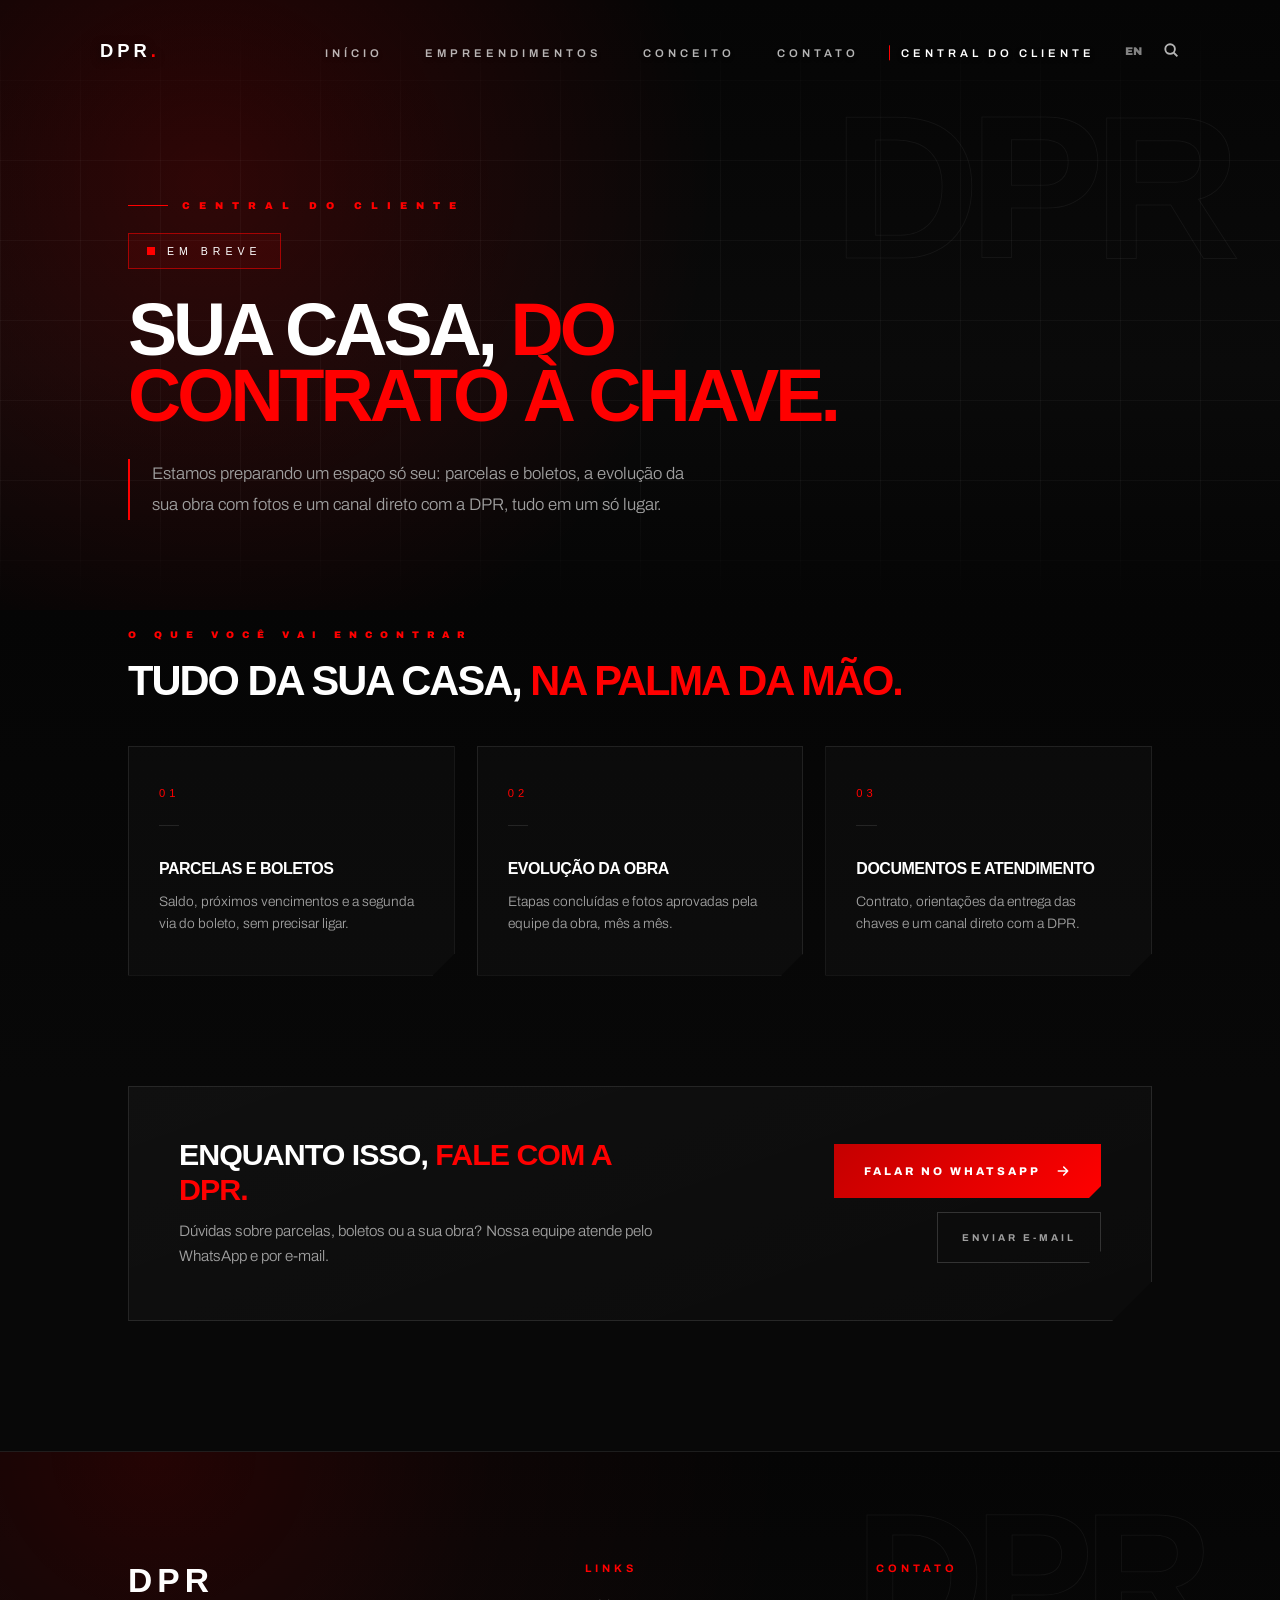
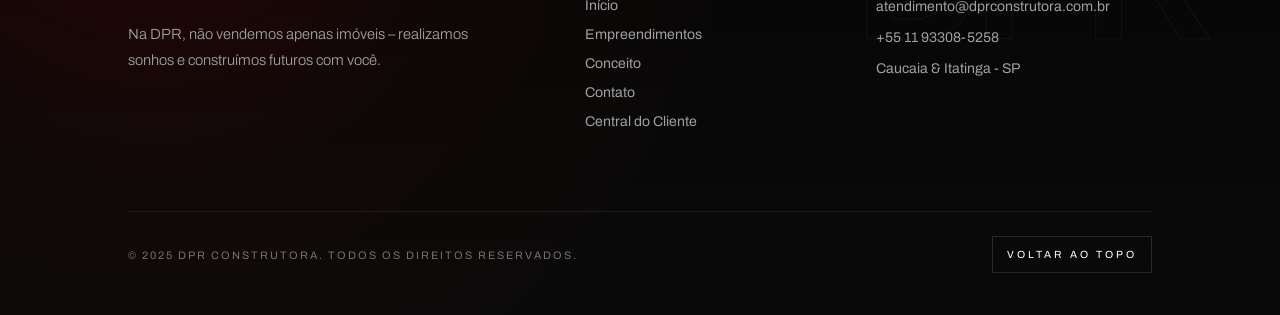
<file: central-do-cliente.html>
<!DOCTYPE html>
<html lang="pt-br">
<head>
    <meta charset="UTF-8">
    <meta name="viewport" content="width=device-width, initial-scale=1.0">
    <title>Central do Cliente | DPR Construtora</title>
    <!-- busca e compartilhamento -->
    <meta name="description" content="Central do Cliente da DPR Construtora: parcelas, boletos e evolução da obra em um só lugar. Em breve.">
    <link rel="canonical" href="https://www.construtoradpr.com.br/central-do-cliente.html">
    <meta property="og:type" content="website">
    <meta property="og:locale" content="pt_BR">
    <meta property="og:site_name" content="DPR Construtora">
    <meta property="og:url" content="https://www.construtoradpr.com.br/central-do-cliente.html">
    <meta property="og:title" content="Central do Cliente | DPR Construtora">
    <meta property="og:description" content="Parcelas, boletos e evolução da obra em um só lugar. Em breve.">
    <meta property="og:image" content="https://assets.zyrosite.com/cdn-cgi/image/format%3Dauto%2Cw%3D1200%2Cfit%3Dcrop/YleQ4o2PylfbL5GD/captura-de-tela-2025-07-14-153514-dOqDZPvgawIE5ZZ7.png">
    <meta name="twitter:card" content="summary_large_image">
    <!-- fim -->
    <link href="https://fonts.googleapis.com/css2?family=Syncopate:wght@700;800&family=Archivo:wght@300;600;900&display=swap" rel="stylesheet">
    <style>
        :root {
            --vermelho: #ff0000;
            --vermelho-fundo: #c40000;
            --grafite: #505050;
            --cinza-claro: #a0a0a0;
            --branco: #ffffff;
            --preto: #050505;
            --gelo: #f4f4f4;
        }
        * { margin: 0; padding: 0; box-sizing: border-box; }
        html { scroll-behavior: smooth; }
        body { background: var(--preto); color: var(--branco); font-family: 'Archivo', sans-serif; overflow-x: hidden; }
        img { max-width: 100%; }
        ::selection { background: var(--vermelho); color: #fff; }

        /* HEADER (igual as outras paginas) */
        header { position: fixed; top: 40px; left: 0; right: 0; padding: 0 100px; z-index: 1000; display: flex; align-items: center; justify-content: space-between; width: 100%; transition: background 0.4s ease, padding 0.4s ease, top 0.4s ease; }
        header.scrolled { top: 0; padding-top: 18px; padding-bottom: 18px; background: rgba(5,5,5,0.82); backdrop-filter: blur(16px); border-bottom: 1px solid rgba(255,255,255,0.08); }
        .brand-mark { font-family: 'Syncopate', sans-serif; font-weight: 800; font-size: 1.15rem; letter-spacing: 4px; color: var(--branco); text-decoration: none; text-shadow: 0 2px 10px rgba(0,0,0,0.6); transition: 0.4s ease; }
        .brand-mark span { color: var(--vermelho); }
        .brand-mark:hover { letter-spacing: 6px; }
        .nav-container { display: flex; align-items: center; gap: 30px; }
        .nav-menu { display: flex; list-style: none; gap: 30px; }
        .nav-menu a { color: var(--branco); text-decoration: none; font-size: 0.7rem; text-transform: uppercase; letter-spacing: 4px; font-weight: 600; position: relative; padding: 5px 0 5px 12px; transition: all 0.4s ease; opacity: 0.7; white-space: nowrap; text-shadow: 0 2px 4px rgba(0,0,0,0.5); }
        .nav-menu a.active { opacity: 1; }
        .nav-menu a.active::before { height: 70%; }
        .nav-menu a::before { content: ''; position: absolute; left: 0; top: 50%; width: 1px; height: 0; background-color: var(--vermelho); transition: all 0.4s ease; transform: translateY(-50%); }
        .nav-menu a:hover { opacity: 1; letter-spacing: 6px; }
        .nav-menu a:hover::before { height: 70%; }
        .menu-toggle { display: none; width: 42px; height: 42px; border: 1px solid rgba(255,255,255,0.16); background: rgba(0,0,0,0.55); backdrop-filter: blur(10px); cursor: pointer; align-items: center; justify-content: center; flex-direction: column; gap: 6px; }
        .menu-toggle span { width: 20px; height: 2px; background: var(--branco); transition: 0.35s ease; }
        .menu-toggle.active span:nth-child(1) { transform: translateY(8px) rotate(45deg); background: var(--vermelho); }
        .menu-toggle.active span:nth-child(2) { opacity: 0; }
        .menu-toggle.active span:nth-child(3) { transform: translateY(-8px) rotate(-45deg); background: var(--vermelho); }
        .header-controls { display: flex; align-items: center; gap: 20px; }
        .lang-switch { color: var(--branco); font-size: 0.7rem; font-weight: 900; opacity: 0.5; cursor: pointer; transition: 0.3s; }
        .lang-switch:hover { opacity: 1; }
        .search-wrapper { display: flex; align-items: center; position: relative; }
        .search-input { width: 0; opacity: 0; background: none; border: none; border-bottom: 1px solid var(--vermelho); color: var(--branco); font-family: 'Archivo', sans-serif; font-size: 0.8rem; letter-spacing: 2px; outline: none; transition: all 0.6s cubic-bezier(0.19,1,0.22,1); }
        .search-wrapper.active .search-input { width: 200px; opacity: 1; margin-right: 15px; padding: 5px; }
        .search-trigger { cursor: pointer; transition: transform 0.4s ease; }
        .search-trigger svg { width: 18px; height: 18px; fill: none; stroke: var(--branco); stroke-width: 2.5; opacity: 0.7; }
        .search-wrapper.active .search-trigger { transform: scale(1.2); }
        .search-wrapper.active .search-trigger svg { stroke: var(--vermelho); opacity: 1; }

        /* BOTOES */
        .btn-veja { display: inline-flex; align-items: center; justify-content: center; gap: 14px; background: linear-gradient(135deg, var(--vermelho-fundo) 0%, var(--vermelho) 100%); color: #fff; font-family: 'Archivo', sans-serif; font-weight: 800; font-size: 0.7rem; letter-spacing: 3px; text-transform: uppercase; text-decoration: none; padding: 19px 30px; border: none; position: relative; overflow: hidden; cursor: pointer; box-shadow: 0 12px 30px rgba(255,0,0,0.22); clip-path: polygon(0 0, 100% 0, 100% calc(100% - 12px), calc(100% - 12px) 100%, 0 100%); transition: transform 0.4s ease, box-shadow 0.4s ease; }
        .btn-veja svg { width: 16px; height: 16px; stroke: #fff; stroke-width: 2.4; fill: none; transition: transform 0.4s ease; }
        .btn-veja::after { content: ''; position: absolute; top: 0; left: -80%; width: 60%; height: 100%; background: linear-gradient(120deg, transparent, rgba(255,255,255,0.35), transparent); transform: skewX(-20deg); transition: left 0.6s ease; }
        .btn-veja:hover { transform: translateY(-4px); box-shadow: 0 18px 40px rgba(255,0,0,0.35); }
        .btn-veja:hover svg { transform: translateX(5px); }
        .btn-veja:hover::after { left: 130%; }
        .btn-email { display: inline-flex; align-items: center; gap: 10px; color: var(--cinza-claro); text-decoration: none; font-size: 0.62rem; letter-spacing: 3px; text-transform: uppercase; font-weight: 700; border: 1px solid rgba(255,255,255,0.16); padding: 19px 24px; transition: 0.35s ease; clip-path: polygon(0 0, 100% 0, 100% calc(100% - 12px), calc(100% - 12px) 100%, 0 100%); }
        .btn-email:hover { border-color: var(--vermelho); color: var(--vermelho); }

        /* ABERTURA */
        .ct-hero { position: relative; padding: 200px 10% 90px; overflow: hidden; background: radial-gradient(circle at 16% 30%, rgba(255,0,0,0.16) 0%, transparent 44%), linear-gradient(180deg, #050505 0%, #0a0a0a 60%, #050505 100%); }
        .ct-hero::before { content: ''; position: absolute; inset: 0; background-image: linear-gradient(rgba(255,255,255,0.035) 1px, transparent 1px), linear-gradient(90deg, rgba(255,255,255,0.035) 1px, transparent 1px); background-size: 80px 80px; mask-image: linear-gradient(to bottom, transparent, black 30%, black 80%, transparent); pointer-events: none; }
        .ct-hero::after { content: 'DPR'; position: absolute; right: 4%; top: 70px; font-family: 'Syncopate', sans-serif; font-size: clamp(5rem, 16vw, 16rem); font-weight: 800; letter-spacing: -12px; color: transparent; -webkit-text-stroke: 1px rgba(255,255,255,0.05); pointer-events: none; }
        .ct-hero-inner { position: relative; z-index: 2; max-width: 860px; }
        .ct-kicker { font-size: 0.62rem; letter-spacing: 9px; color: var(--vermelho); text-transform: uppercase; font-weight: 900; display: flex; align-items: center; gap: 14px; margin-bottom: 22px; }
        .ct-kicker::before { content: ''; width: 40px; height: 1px; background: var(--vermelho); }
        .ct-hero h1 { font-family: 'Syncopate', sans-serif; font-size: clamp(2.2rem, 6.4vw, 4.6rem); line-height: 0.9; text-transform: uppercase; letter-spacing: -4px; margin-bottom: 30px; }
        .ct-hero h1 span { color: var(--vermelho); }
        .ct-hero p { color: var(--cinza-claro); font-size: 1.05rem; line-height: 1.8; font-weight: 300; max-width: 560px; border-left: 2px solid var(--vermelho); padding-left: 22px; }

        /* SELO EM BREVE */
        .cc-selo { display: inline-flex; align-items: center; gap: 12px; margin-bottom: 28px; padding: 11px 18px; border: 1px solid rgba(255,0,0,0.55); background: rgba(255,0,0,0.08); font-family: 'Syncopate', sans-serif; font-size: 0.66rem; letter-spacing: 5px; text-transform: uppercase; color: #fff; }
        .cc-selo i { width: 8px; height: 8px; background: var(--vermelho); animation: cc-pulsa 1.6s ease-in-out infinite; }
        @keyframes cc-pulsa { 0%, 100% { opacity: 1; transform: scale(1); } 50% { opacity: 0.35; transform: scale(0.7); } }
        @media (prefers-reduced-motion: reduce) { .cc-selo i { animation: none; } }

        /* O QUE VEM */
        .cc-vem { position: relative; padding: 20px 10% 110px; background: linear-gradient(180deg, #050505, #080808); }
        .cc-vem-head { margin-bottom: 44px; }
        .cc-vem-head .sec-label { font-size: 0.6rem; letter-spacing: 8px; color: var(--vermelho); text-transform: uppercase; font-weight: 900; display: block; margin-bottom: 20px; }
        .cc-vem-head h2 { font-family: 'Syncopate', sans-serif; font-size: clamp(1.5rem, 3.6vw, 2.6rem); line-height: 1; text-transform: uppercase; letter-spacing: -2px; }
        .cc-vem-head h2 span { color: var(--vermelho); }
        .hl-grid { display: grid; grid-template-columns: repeat(3, 1fr); gap: 22px; }
        .hl-card { border: 1px solid rgba(255,255,255,0.09); background: rgba(255,255,255,0.02); padding: 40px 30px; min-height: 230px; display: flex; flex-direction: column; clip-path: polygon(0 0, 100% 0, 100% calc(100% - 22px), calc(100% - 22px) 100%, 0 100%); transition: 0.5s cubic-bezier(0.19,1,0.22,1); }
        .hl-card:hover { border-color: rgba(255,0,0,0.5); transform: translateY(-8px); background: rgba(255,0,0,0.04); }
        .hl-num { font-family: 'Syncopate', sans-serif; font-size: 0.7rem; letter-spacing: 4px; color: var(--vermelho); margin-bottom: auto; padding-bottom: 26px; border-bottom: 1px solid rgba(255,255,255,0.1); width: fit-content; }
        .hl-card h3 { font-family: 'Syncopate', sans-serif; font-size: 1rem; line-height: 1.2; text-transform: uppercase; letter-spacing: -0.5px; margin: 24px 0 12px; }
        .hl-card p { color: var(--cinza-claro); font-size: 0.86rem; line-height: 1.6; font-weight: 300; }

        /* ENQUANTO ISSO */
        .cc-chamada { position: relative; padding: 0 10% 130px; background: #080808; }
        .cc-chamada-box { position: relative; border: 1px solid rgba(255,255,255,0.1); background: linear-gradient(160deg, rgba(255,255,255,0.03), rgba(255,255,255,0.01)); padding: 50px; clip-path: polygon(0 0, 100% 0, 100% calc(100% - 40px), calc(100% - 40px) 100%, 0 100%); display: grid; grid-template-columns: 1.2fr 1fr; gap: 40px; align-items: center; }
        .cc-chamada-box h2 { font-family: 'Syncopate', sans-serif; font-size: clamp(1.3rem, 2.4vw, 1.9rem); text-transform: uppercase; letter-spacing: -1px; margin-bottom: 12px; }
        .cc-chamada-box h2 span { color: var(--vermelho); }
        .cc-chamada-box p { color: var(--cinza-claro); font-size: 0.95rem; line-height: 1.7; font-weight: 300; }
        .cc-acoes { display: flex; flex-wrap: wrap; gap: 14px; justify-content: flex-end; }

        /* RODAPE (igual as outras paginas) */
        .footer-dpr { position: relative; background: radial-gradient(circle at 12% 0%, rgba(255,0,0,0.13) 0%, rgba(255,0,0,0.03) 28%, transparent 52%), linear-gradient(180deg, #050505 0%, #0a0a0a 100%); padding: 110px 10% 42px; border-top: 1px solid rgba(255,255,255,0.08); overflow: hidden; }
        .footer-dpr::before { content: 'DPR'; position: absolute; right: 6%; top: 22px; font-family: 'Syncopate', sans-serif; font-size: clamp(5rem, 14vw, 13rem); font-weight: 800; letter-spacing: -10px; color: transparent; -webkit-text-stroke: 1px rgba(255,255,255,0.05); pointer-events: none; }
        .footer-container { position: relative; z-index: 2; display: grid; grid-template-columns: 1.4fr 0.8fr 1fr; gap: 70px; margin-bottom: 70px; }
        .footer-brand h2 { font-family: 'Syncopate', sans-serif; font-size: 2.1rem; letter-spacing: 5px; margin-bottom: 22px; }
        .footer-brand p { color: var(--cinza-claro); font-size: 0.92rem; line-height: 1.75; max-width: 360px; font-weight: 300; }
        .footer-links h4, .footer-contact h4 { font-size: 0.68rem; letter-spacing: 4px; text-transform: uppercase; margin-bottom: 22px; color: var(--vermelho); }
        .footer-links ul { list-style: none; }
        .footer-links li { margin-bottom: 12px; }
        .footer-links a { color: var(--cinza-claro); text-decoration: none; font-size: 0.88rem; transition: 0.35s ease; }
        .footer-links a:hover { color: var(--vermelho); padding-left: 6px; }
        .footer-contact p { font-size: 0.88rem; color: var(--cinza-claro); margin-bottom: 10px; line-height: 1.5; }
        .footer-bottom { position: relative; z-index: 2; border-top: 1px solid rgba(255,255,255,0.08); padding-top: 24px; display: flex; justify-content: space-between; gap: 20px; align-items: center; }
        .footer-bottom p { font-size: 0.68rem; color: rgba(255,255,255,0.42); letter-spacing: 2px; text-transform: uppercase; }
        .footer-top-link { color: var(--branco); text-decoration: none; font-size: 0.65rem; letter-spacing: 3px; text-transform: uppercase; border: 1px solid rgba(255,255,255,0.12); padding: 12px 14px; transition: 0.35s ease; }
        .footer-top-link:hover { border-color: var(--vermelho); color: var(--vermelho); }

        /* RESPONSIVO */
        @media (max-width: 1100px) {
            header { padding: 0 5%; }
            .ct-hero, .cc-vem, .cc-chamada, .footer-dpr { padding-left: 7%; padding-right: 7%; }
            .hl-grid { grid-template-columns: 1fr 1fr; }
            .cc-chamada-box { grid-template-columns: 1fr; }
            .cc-acoes { justify-content: flex-start; }
        }
        @media (max-width: 768px) {
            header { top: 18px; }
            header.scrolled { top: 0; }
            .menu-toggle { display: flex; }
            nav { position: fixed; top: 72px; left: 18px; right: 18px; background: rgba(5,5,5,0.94); border: 1px solid rgba(255,255,255,0.1); backdrop-filter: blur(18px); padding: 22px; opacity: 0; visibility: hidden; transform: translateY(-12px); transition: 0.35s ease; }
            nav.active { opacity: 1; visibility: visible; transform: translateY(0); }
            .nav-menu { flex-direction: column; gap: 18px; }
            .nav-container { gap: 14px; }
            .header-controls { gap: 14px; }
            .ct-hero { padding: 150px 7% 60px; }
            .ct-hero::after { top: 110px; right: -6%; font-size: 7rem; letter-spacing: -7px; }
            .ct-hero h1 { letter-spacing: -2px; }
            .cc-vem { padding: 10px 7% 80px; }
            .hl-grid { grid-template-columns: 1fr; }
            .cc-chamada { padding: 0 7% 90px; }
            .cc-chamada-box { padding: 34px 24px; }
            .cc-acoes { flex-direction: column; align-items: stretch; }
            .btn-veja, .btn-email { width: 100%; }
            .footer-dpr { padding: 76px 7% 32px; }
            .footer-container { grid-template-columns: 1fr; gap: 38px; margin-bottom: 48px; }
            .footer-bottom { flex-direction: column; align-items: flex-start; }
            html { -webkit-text-size-adjust: 100%; text-size-adjust: 100%; }
            a, button, .menu-toggle, .search-trigger, .lang-switch, .btn-veja, .btn-email, .hl-card, .footer-top-link { -webkit-tap-highlight-color: transparent; }
            html, body { max-width: 100%; overflow-x: hidden; }
            .search-input { font-size: 16px; }
            .nav-menu a { min-height: 44px; display: flex; align-items: center; }
            .lang-switch { display: inline-flex; align-items: center; min-height: 44px; padding: 0 4px; }
        }
    </style>
</head>
<body>

    <!-- HEADER -->
    <header id="siteHeader">
        <a href="index.html" class="brand-mark">DPR<span>.</span></a>
        <div class="nav-container">
            <button class="menu-toggle" id="menuToggle" aria-label="Abrir menu"><span></span><span></span><span></span></button>
            <nav id="mainNav">
                <ul class="nav-menu">
                    <li><a href="index.html" data-pt="INÍCIO" data-en="HOME">INÍCIO</a></li>
                    <li><a href="empreendimento.html" data-pt="EMPREENDIMENTOS" data-en="DEVELOPMENTS">EMPREENDIMENTOS</a></li>
                    <li><a href="conceito.html" data-pt="CONCEITO" data-en="CONCEPT">CONCEITO</a></li>
                    <li><a href="contato.html" data-pt="CONTATO" data-en="CONTACT">CONTATO</a></li>
                    <li><a href="central-do-cliente.html" class="active" data-pt="CENTRAL DO CLIENTE" data-en="CLIENT AREA">CENTRAL DO CLIENTE</a></li>
                </ul>
            </nav>
            <div class="header-controls">
                <span class="lang-switch" id="langBtn">EN</span>
                <div class="search-wrapper" id="searchWrapper">
                    <input type="text" class="search-input" placeholder="SEARCH..." id="searchInput">
                    <div class="search-trigger" id="searchBtn" aria-label="Buscar">
                        <svg viewBox="0 0 24 24" aria-hidden="true"><circle cx="10.8" cy="10.8" r="6.4"></circle><line x1="15.7" y1="15.7" x2="20.5" y2="20.5"></line></svg>
                    </div>
                </div>
            </div>
        </div>
    </header>

    <!-- ABERTURA -->
    <section class="ct-hero">
        <div class="ct-hero-inner">
            <div class="ct-kicker" data-pt="Central do Cliente" data-en="Client area">Central do Cliente</div>
            <span class="cc-selo"><i></i><span data-pt="Em breve" data-en="Coming soon">Em breve</span></span>
            <h1 data-pt="Sua casa, <span>do contrato à chave.</span>" data-en="Your home, <span>from contract to keys.</span>">Sua casa, <span>do contrato à chave.</span></h1>
            <p data-pt="Estamos preparando um espaço só seu: parcelas e boletos, a evolução da sua obra com fotos e um canal direto com a DPR, tudo em um só lugar."
               data-en="We are preparing a space of your own: installments and payment slips, your construction progress with photos and a direct line to DPR, all in one place.">
               Estamos preparando um espaço só seu: parcelas e boletos, a evolução da sua obra com fotos e um canal direto com a DPR, tudo em um só lugar.
            </p>
        </div>
    </section>

    <!-- O QUE VEM -->
    <section class="cc-vem">
        <div class="cc-vem-head">
            <span class="sec-label" data-pt="O que você vai encontrar" data-en="What you will find">O que você vai encontrar</span>
            <h2 data-pt="Tudo da sua casa, <span>na palma da mão.</span>" data-en="Everything about your home, <span>in your hand.</span>">Tudo da sua casa, <span>na palma da mão.</span></h2>
        </div>
        <div class="hl-grid">
            <article class="hl-card">
                <span class="hl-num">01</span>
                <h3 data-pt="Parcelas e boletos" data-en="Installments and payment slips">Parcelas e boletos</h3>
                <p data-pt="Saldo, próximos vencimentos e a segunda via do boleto, sem precisar ligar." data-en="Balance, upcoming due dates and a copy of your payment slip, no phone call needed.">Saldo, próximos vencimentos e a segunda via do boleto, sem precisar ligar.</p>
            </article>
            <article class="hl-card">
                <span class="hl-num">02</span>
                <h3 data-pt="Evolução da obra" data-en="Construction progress">Evolução da obra</h3>
                <p data-pt="Etapas concluídas e fotos aprovadas pela equipe da obra, mês a mês." data-en="Completed stages and photos approved by the site team, month by month.">Etapas concluídas e fotos aprovadas pela equipe da obra, mês a mês.</p>
            </article>
            <article class="hl-card">
                <span class="hl-num">03</span>
                <h3 data-pt="Documentos e atendimento" data-en="Documents and support">Documentos e atendimento</h3>
                <p data-pt="Contrato, orientações da entrega das chaves e um canal direto com a DPR." data-en="Contract, key handover guidance and a direct line to DPR.">Contrato, orientações da entrega das chaves e um canal direto com a DPR.</p>
            </article>
        </div>
    </section>

    <!-- ENQUANTO ISSO -->
    <section class="cc-chamada">
        <div class="cc-chamada-box">
            <div>
                <h2 data-pt="Enquanto isso, <span>fale com a DPR.</span>" data-en="Meanwhile, <span>talk to DPR.</span>">Enquanto isso, <span>fale com a DPR.</span></h2>
                <p data-pt="Dúvidas sobre parcelas, boletos ou a sua obra? Nossa equipe atende pelo WhatsApp e por e-mail." data-en="Questions about installments, payment slips or your construction? Our team is available on WhatsApp and by email.">Dúvidas sobre parcelas, boletos ou a sua obra? Nossa equipe atende pelo WhatsApp e por e-mail.</p>
            </div>
            <div class="cc-acoes">
                <a class="btn-veja" href="https://wa.me/5511933085258?text=Ol%C3%A1%21%20Sou%20cliente%20da%20DPR%20e%20preciso%20de%20ajuda." target="_blank" rel="noopener">
                    <span data-pt="Falar no WhatsApp" data-en="Chat on WhatsApp">Falar no WhatsApp</span>
                    <svg viewBox="0 0 24 24" aria-hidden="true"><path d="M5 12h14M13 6l6 6-6 6" stroke-linecap="round" stroke-linejoin="round"/></svg>
                </a>
                <a class="btn-email" href="mailto:atendimento@dprconstrutora.com.br" data-pt="Enviar e-mail" data-en="Send an email">Enviar e-mail</a>
            </div>
        </div>
    </section>

    <!-- FOOTER -->
    <footer class="footer-dpr">
        <div class="footer-container">
            <div class="footer-brand">
                <h2>DPR</h2>
                <p data-pt="Na DPR, não vendemos apenas imóveis – realizamos sonhos e construímos futuros com você."
                   data-en="At DPR, we don't just sell properties – we make dreams come true and build futures with you.">
                   Na DPR, não vendemos apenas imóveis – realizamos sonhos e construímos futuros com você.
                </p>
            </div>
            <div class="footer-links">
                <h4 data-pt="Links" data-en="Links">Links</h4>
                <ul>
                    <li><a href="index.html" data-pt="Início" data-en="Home">Início</a></li>
                    <li><a href="empreendimento.html" data-pt="Empreendimentos" data-en="Developments">Empreendimentos</a></li>
                    <li><a href="conceito.html" data-pt="Conceito" data-en="Concept">Conceito</a></li>
                    <li><a href="contato.html" data-pt="Contato" data-en="Contact">Contato</a></li>
                    <li><a href="central-do-cliente.html" data-pt="Central do Cliente" data-en="Client area">Central do Cliente</a></li>
                </ul>
            </div>
            <div class="footer-contact">
                <h4 data-pt="Contato" data-en="Contact">Contato</h4>
                <p>atendimento@dprconstrutora.com.br</p>
                <p>+55 11 93308-5258</p>
                <p data-pt="Caucaia &amp; Itatinga - SP" data-en="Caucaia &amp; Itatinga - SP">Caucaia &amp; Itatinga - SP</p>
            </div>
        </div>
        <div class="footer-bottom">
            <p data-pt="© 2025 DPR Construtora. Todos os direitos reservados." data-en="© 2025 DPR Construtora. All rights reserved.">© 2025 DPR Construtora. Todos os direitos reservados.</p>
            <a href="#" class="footer-top-link" data-pt="Voltar ao topo" data-en="Back to top">Voltar ao topo</a>
        </div>
    </footer>

    <script>
        // Menu mobile
        const menuToggle = document.getElementById('menuToggle');
        const mainNav = document.getElementById('mainNav');
        menuToggle.addEventListener('click', () => { menuToggle.classList.toggle('active'); mainNav.classList.toggle('active'); });
        document.querySelectorAll('.nav-menu a').forEach(link => link.addEventListener('click', () => { menuToggle.classList.remove('active'); mainNav.classList.remove('active'); }));

        // Busca
        const searchBtn = document.getElementById('searchBtn');
        const searchWrapper = document.getElementById('searchWrapper');
        const searchInput = document.getElementById('searchInput');
        searchBtn.addEventListener('click', () => { searchWrapper.classList.toggle('active'); if (searchWrapper.classList.contains('active')) searchInput.focus(); });

        // Idioma
        const langBtn = document.getElementById('langBtn');
        let lang = 'pt';
        langBtn.addEventListener('click', () => {
            lang = lang === 'pt' ? 'en' : 'pt';
            langBtn.innerText = lang === 'pt' ? 'EN' : 'PT';
            document.querySelectorAll('[data-pt]').forEach(el => el.innerHTML = el.getAttribute('data-' + lang));
        });

        // Header scrolled
        const header = document.getElementById('siteHeader');
        window.addEventListener('scroll', () => header.classList.toggle('scrolled', window.scrollY > 60), { passive: true });
    </script>

</body>
</html>
</file>
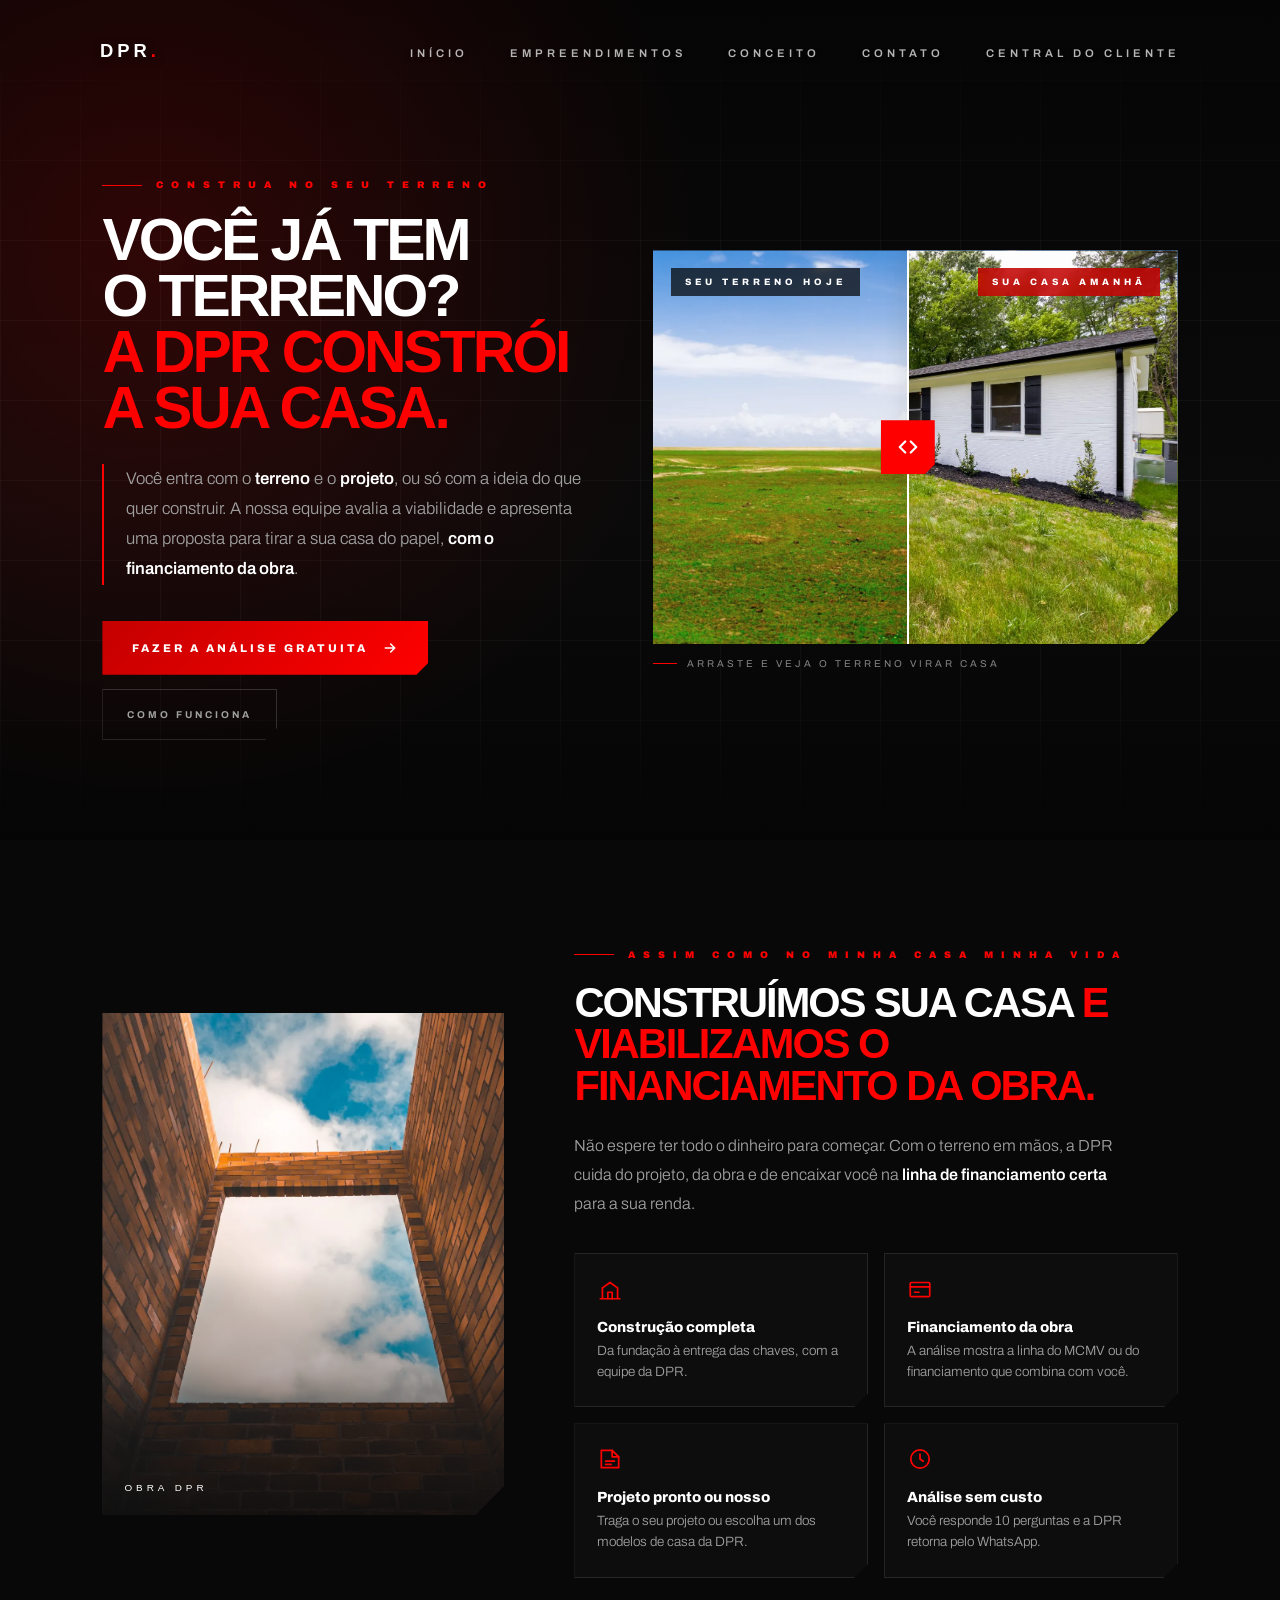
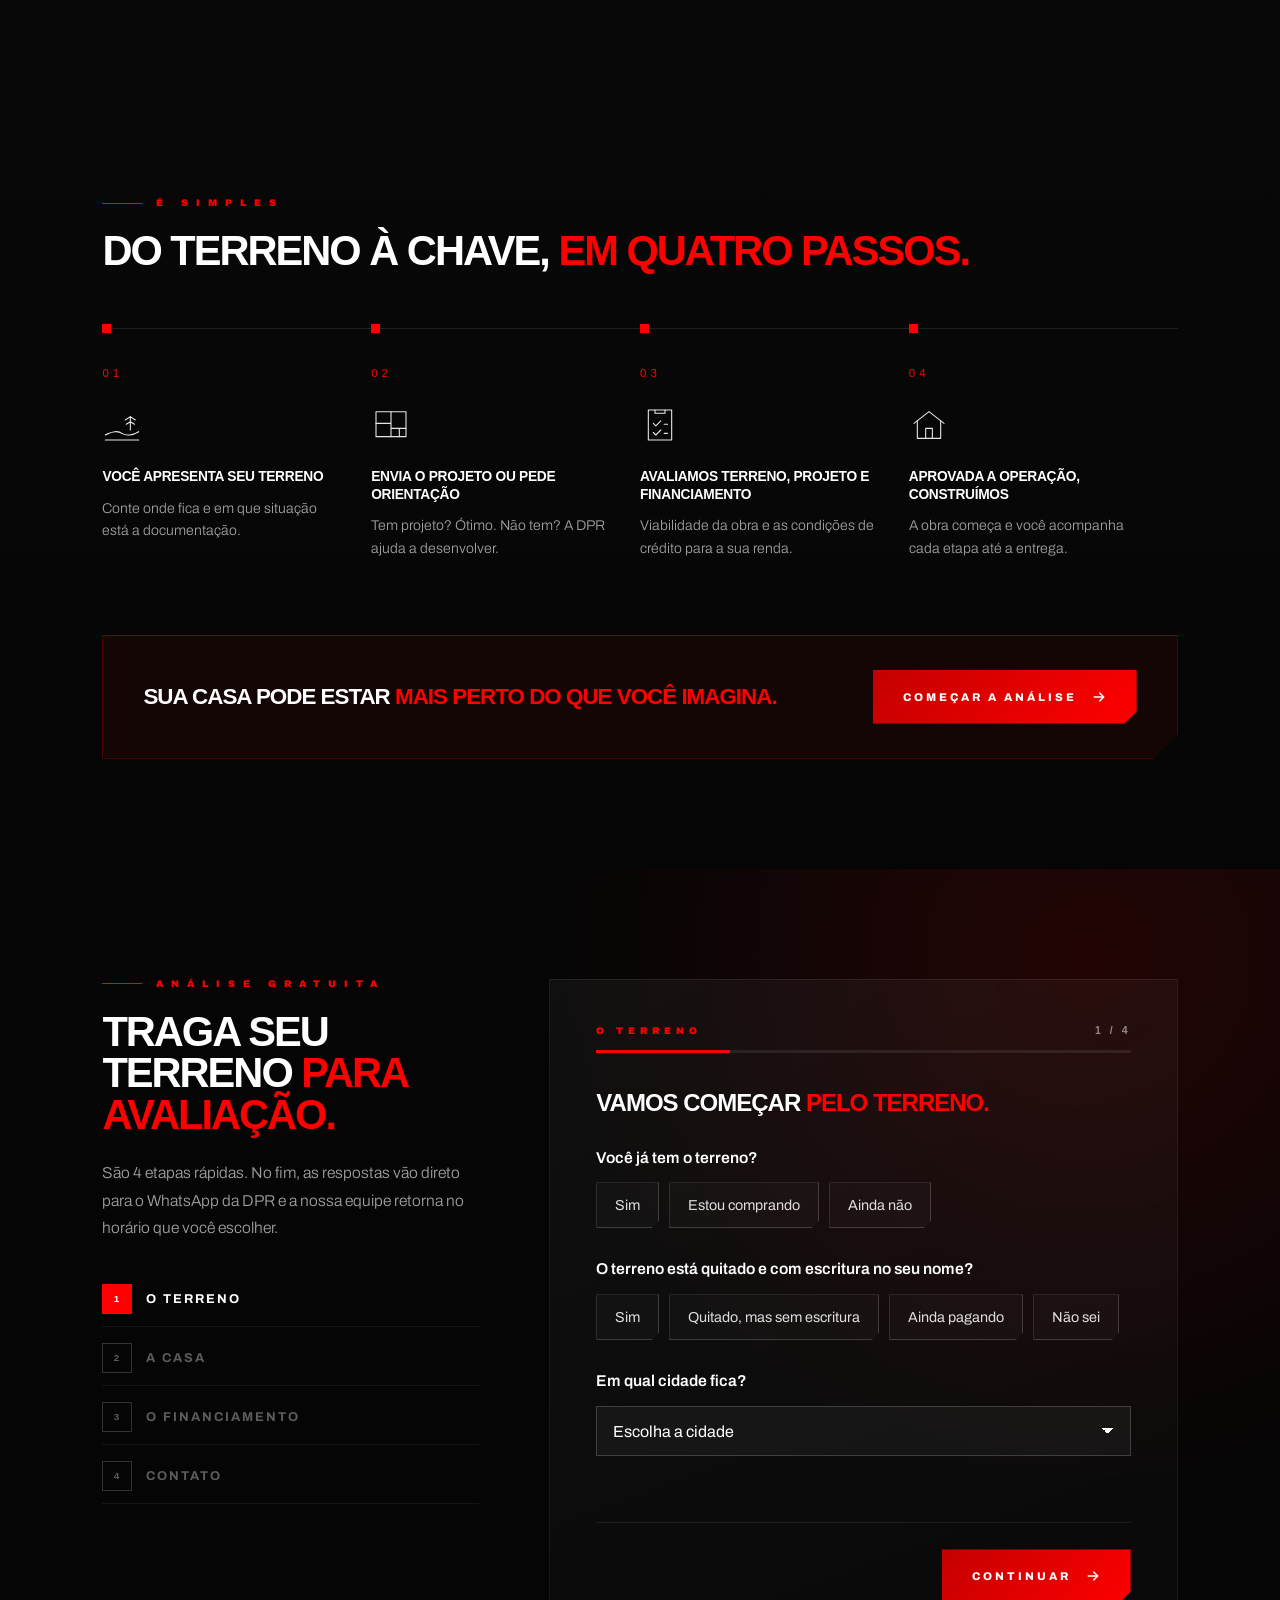
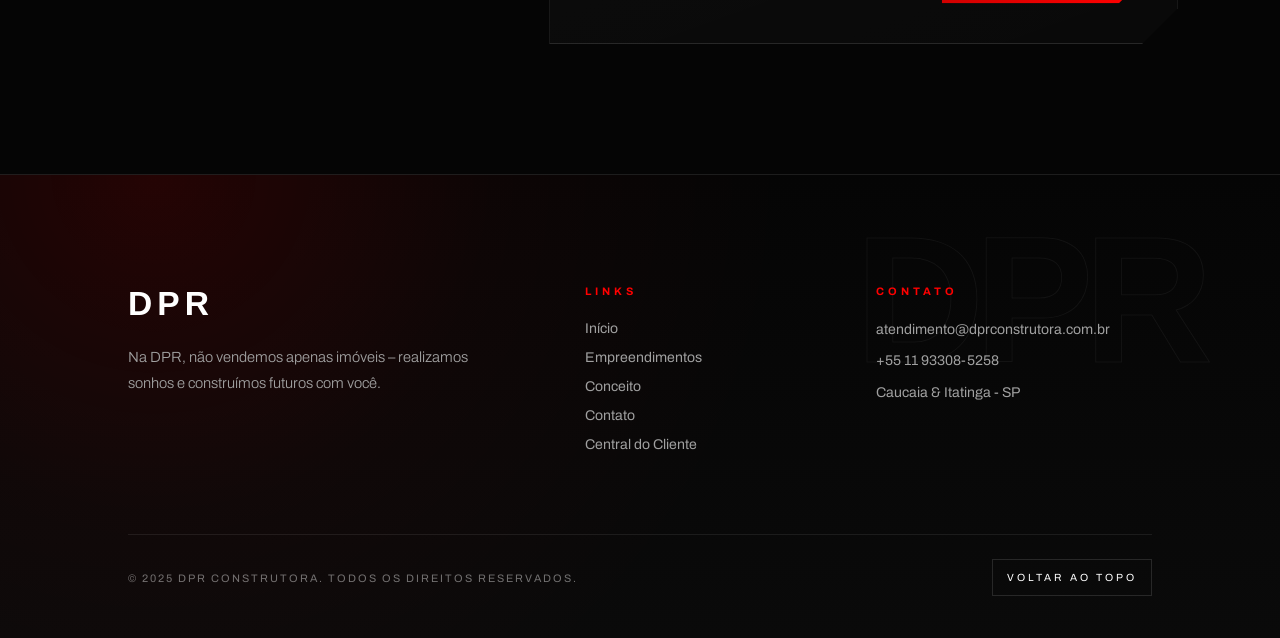
<file: construa-no-seu-terreno.html>
<!DOCTYPE html>
<html lang="pt-br">
<head>
    <meta charset="UTF-8">
    <meta name="viewport" content="width=device-width, initial-scale=1.0">
    <title>Construa no seu terreno | DPR Construtora</title>
    <!-- busca e compartilhamento -->
    <meta name="description" content="Já tem o terreno? A DPR constrói a sua casa e viabiliza o financiamento da obra, como no Minha Casa Minha Vida. Faça a análise gratuita.">
    <link rel="canonical" href="https://www.construtoradpr.com.br/construa-no-seu-terreno.html">
    <meta property="og:type" content="website">
    <meta property="og:locale" content="pt_BR">
    <meta property="og:site_name" content="DPR Construtora">
    <meta property="og:url" content="https://www.construtoradpr.com.br/construa-no-seu-terreno.html">
    <meta property="og:title" content="Construa no seu terreno | DPR Construtora">
    <meta property="og:description" content="Você entra com o terreno, a DPR constrói a casa e viabiliza o financiamento da obra.">
    <meta property="og:image" content="https://www.construtoradpr.com.br/fotos/terreno/casa.webp">
    <meta name="twitter:card" content="summary_large_image">
    <!-- fim -->
    <link href="https://fonts.googleapis.com/css2?family=Syncopate:wght@700;800&family=Archivo:wght@300;400;600;800;900&display=swap" rel="stylesheet">
    <style>
        :root {
            --vermelho: #ff0000;
            --vermelho-fundo: #c40000;
            --grafite: #505050;
            --cinza-claro: #a0a0a0;
            --branco: #ffffff;
            --preto: #050505;
            --linha: rgba(255,255,255,0.1);
        }
        * { margin: 0; padding: 0; box-sizing: border-box; }
        html { scroll-behavior: smooth; }
        body { background: var(--preto); color: var(--branco); font-family: 'Archivo', sans-serif; overflow-x: hidden; }
        img { max-width: 100%; display: block; }
        ::selection { background: var(--vermelho); color: #fff; }
        button, input, select { font-family: inherit; }

        /* HEADER (igual as outras paginas) */
        header { position: fixed; top: 40px; left: 0; right: 0; padding: 0 100px; z-index: 1000; display: flex; align-items: center; justify-content: space-between; width: 100%; transition: background 0.4s ease, padding 0.4s ease, top 0.4s ease; }
        header.scrolled { top: 0; padding-top: 18px; padding-bottom: 18px; background: rgba(5,5,5,0.82); backdrop-filter: blur(16px); border-bottom: 1px solid rgba(255,255,255,0.08); }
        .brand-mark { font-family: 'Syncopate', sans-serif; font-weight: 800; font-size: 1.15rem; letter-spacing: 4px; color: var(--branco); text-decoration: none; text-shadow: 0 2px 10px rgba(0,0,0,0.6); transition: 0.4s ease; }
        .brand-mark span { color: var(--vermelho); }
        .brand-mark:hover { letter-spacing: 6px; }
        .nav-container { display: flex; align-items: center; gap: 30px; }
        .nav-menu { display: flex; list-style: none; gap: 30px; }
        .nav-menu a { color: var(--branco); text-decoration: none; font-size: 0.7rem; text-transform: uppercase; letter-spacing: 4px; font-weight: 600; position: relative; padding: 5px 0 5px 12px; transition: all 0.4s ease; opacity: 0.7; white-space: nowrap; text-shadow: 0 2px 4px rgba(0,0,0,0.5); }
        .nav-menu a::before { content: ''; position: absolute; left: 0; top: 50%; width: 1px; height: 0; background-color: var(--vermelho); transition: all 0.4s ease; transform: translateY(-50%); }
        .nav-menu a:hover { opacity: 1; letter-spacing: 6px; }
        .nav-menu a:hover::before { height: 70%; }
        .menu-toggle { display: none; width: 42px; height: 42px; border: 1px solid rgba(255,255,255,0.16); background: rgba(0,0,0,0.55); backdrop-filter: blur(10px); cursor: pointer; align-items: center; justify-content: center; flex-direction: column; gap: 6px; }
        .menu-toggle span { width: 20px; height: 2px; background: var(--branco); transition: 0.35s ease; }
        .menu-toggle.active span:nth-child(1) { transform: translateY(8px) rotate(45deg); background: var(--vermelho); }
        .menu-toggle.active span:nth-child(2) { opacity: 0; }
        .menu-toggle.active span:nth-child(3) { transform: translateY(-8px) rotate(-45deg); background: var(--vermelho); }

        /* BOTOES */
        .btn-veja { display: inline-flex; align-items: center; justify-content: center; gap: 14px; background: linear-gradient(135deg, var(--vermelho-fundo) 0%, var(--vermelho) 100%); color: #fff; font-family: 'Archivo', sans-serif; font-weight: 800; font-size: 0.7rem; letter-spacing: 3px; text-transform: uppercase; text-decoration: none; padding: 19px 30px; border: none; position: relative; overflow: hidden; cursor: pointer; box-shadow: 0 12px 30px rgba(255,0,0,0.22); clip-path: polygon(0 0, 100% 0, 100% calc(100% - 12px), calc(100% - 12px) 100%, 0 100%); transition: transform 0.4s ease, box-shadow 0.4s ease, opacity 0.3s ease; }
        .btn-veja svg { width: 16px; height: 16px; stroke: #fff; stroke-width: 2.4; fill: none; transition: transform 0.4s ease; }
        .btn-veja::after { content: ''; position: absolute; top: 0; left: -80%; width: 60%; height: 100%; background: linear-gradient(120deg, transparent, rgba(255,255,255,0.35), transparent); transform: skewX(-20deg); transition: left 0.6s ease; }
        .btn-veja:hover { transform: translateY(-4px); box-shadow: 0 18px 40px rgba(255,0,0,0.35); }
        .btn-veja:hover svg { transform: translateX(5px); }
        .btn-veja:hover::after { left: 130%; }
        .btn-veja:disabled { opacity: 0.35; cursor: not-allowed; transform: none; box-shadow: none; }
        .btn-linha { display: inline-flex; align-items: center; gap: 10px; color: var(--cinza-claro); background: none; text-decoration: none; font-size: 0.62rem; letter-spacing: 3px; text-transform: uppercase; font-weight: 700; border: 1px solid rgba(255,255,255,0.16); padding: 19px 24px; cursor: pointer; transition: 0.35s ease; clip-path: polygon(0 0, 100% 0, 100% calc(100% - 12px), calc(100% - 12px) 100%, 0 100%); }
        .btn-linha:hover { border-color: var(--vermelho); color: var(--vermelho); }
        :focus-visible { outline: 2px solid var(--vermelho); outline-offset: 3px; }

        .sec-label { font-size: 0.6rem; letter-spacing: 8px; color: var(--vermelho); text-transform: uppercase; font-weight: 900; display: flex; align-items: center; gap: 14px; margin-bottom: 22px; }
        .sec-label::before { content: ''; width: 40px; height: 1px; background: var(--vermelho); }
        .titulo { font-family: 'Syncopate', sans-serif; font-size: clamp(1.5rem, 3.6vw, 2.6rem); line-height: 1; text-transform: uppercase; letter-spacing: -2px; }
        .titulo span { color: var(--vermelho); }

        /* ABERTURA: texto + arraste do terreno para a casa */
        .tr-hero { position: relative; padding: 180px 8% 100px; overflow: hidden; background: radial-gradient(circle at 12% 30%, rgba(255,0,0,0.16) 0%, transparent 44%), linear-gradient(180deg, #050505 0%, #0a0a0a 60%, #050505 100%); display: grid; grid-template-columns: 1fr 1.08fr; gap: 64px; align-items: center; }
        .tr-hero::before { content: ''; position: absolute; inset: 0; background-image: linear-gradient(rgba(255,255,255,0.035) 1px, transparent 1px), linear-gradient(90deg, rgba(255,255,255,0.035) 1px, transparent 1px); background-size: 80px 80px; mask-image: linear-gradient(to bottom, transparent, black 30%, black 80%, transparent); pointer-events: none; }
        .tr-hero > * { position: relative; z-index: 2; }
        .tr-hero h1 { font-family: 'Syncopate', sans-serif; font-size: clamp(2rem, 4.6vw, 3.9rem); line-height: 0.95; text-transform: uppercase; letter-spacing: -3px; margin-bottom: 28px; text-wrap: balance; }
        .tr-hero h1 span { color: var(--vermelho); display: block; }
        .tr-hero p { color: var(--cinza-claro); font-size: 1.05rem; line-height: 1.8; font-weight: 300; max-width: 520px; border-left: 2px solid var(--vermelho); padding-left: 22px; margin-bottom: 36px; }
        .tr-hero p strong { color: #fff; font-weight: 600; }
        .tr-acoes { display: flex; flex-wrap: wrap; gap: 14px; }

        .comparar { position: relative; aspect-ratio: 4 / 3; overflow: hidden; clip-path: polygon(0 0, 100% 0, 100% calc(100% - 34px), calc(100% - 34px) 100%, 0 100%); background: #111; --pos: 50%; user-select: none; touch-action: pan-y; }
        .comparar img { position: absolute; inset: 0; width: 100%; height: 100%; object-fit: cover; pointer-events: none; }
        .comparar .depois { clip-path: inset(0 0 0 var(--pos)); }
        .comparar .antes { filter: saturate(0.9); }
        .comparar-rotulo { position: absolute; top: 18px; padding: 9px 14px; background: rgba(5,5,5,0.72); backdrop-filter: blur(8px); font-size: 0.58rem; letter-spacing: 4px; text-transform: uppercase; font-weight: 800; pointer-events: none; }
        .comparar-rotulo.r-antes { left: 18px; }
        .comparar-rotulo.r-depois { right: 18px; color: #fff; background: rgba(196,0,0,0.85); }
        .comparar-linha { position: absolute; top: 0; bottom: 0; left: var(--pos); width: 2px; margin-left: -1px; background: #fff; box-shadow: 0 0 18px rgba(0,0,0,0.5); pointer-events: none; }
        .comparar-alca { position: absolute; top: 50%; left: var(--pos); width: 54px; height: 54px; margin: -27px 0 0 -27px; background: var(--vermelho); display: flex; align-items: center; justify-content: center; gap: 4px; box-shadow: 0 10px 30px rgba(0,0,0,0.45); clip-path: polygon(0 0, 100% 0, 100% calc(100% - 10px), calc(100% - 10px) 100%, 0 100%); pointer-events: none; }
        .comparar-alca svg { width: 22px; height: 22px; stroke: #fff; stroke-width: 2.4; fill: none; stroke-linecap: round; stroke-linejoin: round; }
        .comparar input[type=range] { position: absolute; inset: 0; width: 100%; height: 100%; opacity: 0; cursor: ew-resize; margin: 0; }
        .comparar:focus-within .comparar-alca { outline: 2px solid #fff; outline-offset: 3px; }
        .comparar-dica { margin-top: 14px; font-size: 0.62rem; letter-spacing: 3px; text-transform: uppercase; color: rgba(255,255,255,0.5); display: flex; align-items: center; gap: 10px; }
        .comparar-dica::before { content: ''; width: 24px; height: 1px; background: var(--vermelho); }

        /* MCMV: faixa com a foto da obra */
        .tr-mcmv { position: relative; padding: 110px 8%; background: #080808; display: grid; grid-template-columns: 0.8fr 1.2fr; gap: 70px; align-items: center; }
        .tr-mcmv-foto { position: relative; aspect-ratio: 4 / 5; overflow: hidden; clip-path: polygon(0 0, 100% 0, 100% calc(100% - 30px), calc(100% - 30px) 100%, 0 100%); }
        .tr-mcmv-foto img { width: 100%; height: 100%; object-fit: cover; }
        .tr-mcmv-foto::after { content: ''; position: absolute; inset: 0; background: linear-gradient(180deg, transparent 50%, rgba(5,5,5,0.7)); }
        .tr-mcmv-selo { position: absolute; left: 22px; bottom: 22px; z-index: 2; font-family: 'Syncopate', sans-serif; font-size: 0.62rem; letter-spacing: 4px; text-transform: uppercase; }
        .tr-mcmv-texto .titulo { margin-bottom: 26px; }
        .tr-mcmv-texto > p { color: var(--cinza-claro); font-size: 1rem; line-height: 1.8; font-weight: 300; max-width: 560px; margin-bottom: 34px; }
        .tr-mcmv-texto > p strong { color: #fff; font-weight: 600; }
        .tr-pontos { display: grid; grid-template-columns: 1fr 1fr; gap: 16px; max-width: 620px; }
        .tr-ponto { border: 1px solid var(--linha); background: rgba(255,255,255,0.02); padding: 22px 22px 24px; clip-path: polygon(0 0, 100% 0, 100% calc(100% - 14px), calc(100% - 14px) 100%, 0 100%); }
        .tr-ponto svg { width: 26px; height: 26px; stroke: var(--vermelho); stroke-width: 1.6; fill: none; stroke-linecap: round; stroke-linejoin: round; margin-bottom: 14px; }
        .tr-ponto h3 { font-size: 0.92rem; font-weight: 800; margin-bottom: 6px; }
        .tr-ponto p { font-size: 0.84rem; line-height: 1.55; color: var(--cinza-claro); font-weight: 300; }

        /* COMO FUNCIONA: 4 passos em sequencia */
        .tr-passos { padding: 110px 8%; background: linear-gradient(180deg, #080808, #050505); }
        .tr-passos .titulo { margin-bottom: 56px; }
        .passos { list-style: none; display: grid; grid-template-columns: repeat(4, 1fr); gap: 0; counter-reset: passo; border-top: 1px solid var(--linha); }
        .passo { position: relative; padding: 38px 28px 10px 0; counter-increment: passo; }
        .passo::before { content: '0' counter(passo); display: block; font-family: 'Syncopate', sans-serif; font-size: 0.72rem; letter-spacing: 4px; color: var(--vermelho); margin-bottom: 26px; }
        .passo::after { content: ''; position: absolute; top: -5px; left: 0; width: 9px; height: 9px; background: var(--vermelho); }
        .passo svg { width: 40px; height: 40px; stroke: #fff; stroke-width: 1.3; fill: none; stroke-linecap: round; stroke-linejoin: round; margin-bottom: 20px; opacity: 0.9; }
        .passo h3 { font-family: 'Syncopate', sans-serif; font-size: 0.86rem; text-transform: uppercase; line-height: 1.3; letter-spacing: -0.3px; margin-bottom: 12px; }
        .passo p { color: var(--cinza-claro); font-size: 0.88rem; line-height: 1.6; font-weight: 300; max-width: 250px; }
        .tr-recado { margin-top: 64px; display: flex; align-items: center; justify-content: space-between; gap: 30px; flex-wrap: wrap; border: 1px solid rgba(255,0,0,0.4); background: rgba(255,0,0,0.06); padding: 34px 40px; clip-path: polygon(0 0, 100% 0, 100% calc(100% - 24px), calc(100% - 24px) 100%, 0 100%); }
        .tr-recado strong { font-family: 'Syncopate', sans-serif; font-size: clamp(1rem, 2vw, 1.4rem); text-transform: uppercase; letter-spacing: -1px; line-height: 1.15; }
        .tr-recado strong span { color: var(--vermelho); }

        /* FORMULARIO EM 4 ETAPAS */
        .tr-form { padding: 110px 8% 130px; background: radial-gradient(circle at 85% 10%, rgba(255,0,0,0.12) 0%, transparent 40%), #050505; display: grid; grid-template-columns: 0.75fr 1.25fr; gap: 70px; align-items: start; scroll-margin-top: 60px; }
        .tr-form-lado .titulo { margin-bottom: 24px; }
        .tr-form-lado p { color: var(--cinza-claro); font-size: 0.98rem; line-height: 1.75; font-weight: 300; margin-bottom: 30px; }
        .etapas-lista { list-style: none; display: grid; gap: 4px; }
        .etapas-lista li { display: flex; align-items: center; gap: 14px; padding: 12px 0; font-size: 0.8rem; letter-spacing: 2px; text-transform: uppercase; font-weight: 700; color: rgba(255,255,255,0.35); border-bottom: 1px solid rgba(255,255,255,0.06); transition: color 0.3s ease; }
        .etapas-lista li i { font-style: normal; font-family: 'Syncopate', sans-serif; font-size: 0.62rem; width: 30px; height: 30px; display: flex; align-items: center; justify-content: center; border: 1px solid rgba(255,255,255,0.18); transition: 0.3s ease; }
        .etapas-lista li.feita { color: rgba(255,255,255,0.7); }
        .etapas-lista li.feita i { background: rgba(255,255,255,0.1); border-color: transparent; }
        .etapas-lista li.atual { color: #fff; }
        .etapas-lista li.atual i { background: var(--vermelho); border-color: var(--vermelho); }

        .ficha { border: 1px solid var(--linha); background: linear-gradient(160deg, rgba(255,255,255,0.045), rgba(255,255,255,0.015)); padding: 44px 46px 40px; clip-path: polygon(0 0, 100% 0, 100% calc(100% - 36px), calc(100% - 36px) 100%, 0 100%); }
        .ficha-topo { display: flex; justify-content: space-between; align-items: baseline; gap: 20px; margin-bottom: 14px; }
        .ficha-topo span { font-size: 0.6rem; letter-spacing: 5px; text-transform: uppercase; color: var(--vermelho); font-weight: 900; }
        .ficha-topo strong { font-family: 'Syncopate', sans-serif; font-size: 0.66rem; letter-spacing: 3px; color: rgba(255,255,255,0.5); }
        .progresso { height: 3px; background: rgba(255,255,255,0.08); margin-bottom: 36px; }
        .progresso span { display: block; height: 100%; width: 25%; background: var(--vermelho); transition: width 0.5s cubic-bezier(0.19,1,0.22,1); }
        .etapa[hidden] { display: none; }
        .etapa h3 { font-family: 'Syncopate', sans-serif; font-size: clamp(1.1rem, 2.2vw, 1.5rem); text-transform: uppercase; letter-spacing: -1px; margin-bottom: 30px; }
        .etapa h3 span { color: var(--vermelho); }
        .etapa.entra { animation: etapa-entra 0.45s cubic-bezier(0.19,1,0.22,1); }
        @keyframes etapa-entra { from { opacity: 0; transform: translateX(18px); } to { opacity: 1; transform: none; } }

        .pergunta { border: 0; margin: 0 0 30px; padding: 0; min-width: 0; }
        .pergunta legend, .pergunta > label.rot { display: block; font-size: 0.98rem; font-weight: 600; line-height: 1.4; margin-bottom: 14px; padding: 0; }
        .pergunta legend small, .pergunta label.rot small { display: block; font-weight: 300; color: var(--cinza-claro); font-size: 0.82rem; margin-top: 4px; }
        .opcoes { display: flex; flex-wrap: wrap; gap: 10px; }
        .opcao { position: relative; }
        .opcao input { position: absolute; opacity: 0; width: 1px; height: 1px; }
        .opcao span { display: inline-flex; align-items: center; min-height: 46px; padding: 12px 18px; border: 1px solid rgba(255,255,255,0.18); background: rgba(255,255,255,0.02); font-size: 0.9rem; color: rgba(255,255,255,0.86); cursor: pointer; transition: border-color 0.25s ease, background 0.25s ease, color 0.25s ease; clip-path: polygon(0 0, 100% 0, 100% calc(100% - 8px), calc(100% - 8px) 100%, 0 100%); }
        .opcao span:hover { border-color: rgba(255,0,0,0.6); }
        .opcao input:checked + span { border-color: var(--vermelho); background: rgba(255,0,0,0.14); color: #fff; }
        .opcao input:focus-visible + span { outline: 2px solid var(--vermelho); outline-offset: 3px; }
        .opcoes.coluna { flex-direction: column; }
        .opcoes.coluna .opcao span { width: 100%; }

        .campo { width: 100%; min-height: 50px; padding: 13px 16px; background: rgba(255,255,255,0.04); border: 1px solid rgba(255,255,255,0.18); color: #fff; font-size: 1rem; outline: none; border-radius: 0; transition: border-color 0.25s ease; }
        .campo:focus { border-color: var(--vermelho); }
        select.campo { appearance: none; background-image: linear-gradient(45deg, transparent 50%, #fff 50%), linear-gradient(135deg, #fff 50%, transparent 50%); background-position: calc(100% - 22px) 50%, calc(100% - 16px) 50%; background-size: 6px 6px; background-repeat: no-repeat; padding-right: 44px; }
        select.campo option { background: #111; color: #fff; }
        .campo-outra { margin-top: 10px; }
        .campo-outra[hidden] { display: none; }

        .faixa-resultado { margin: -6px 0 30px; padding: 20px 22px; border-left: 3px solid var(--vermelho); background: rgba(255,0,0,0.07); }
        .faixa-resultado[hidden] { display: none; }
        .faixa-resultado span { display: block; font-size: 0.58rem; letter-spacing: 4px; text-transform: uppercase; color: var(--vermelho); font-weight: 900; margin-bottom: 6px; }
        .faixa-resultado strong { display: block; font-family: 'Syncopate', sans-serif; font-size: 1.05rem; text-transform: uppercase; letter-spacing: -0.5px; margin-bottom: 6px; }
        .faixa-resultado p { font-size: 0.84rem; color: var(--cinza-claro); line-height: 1.55; font-weight: 300; }

        .lgpd { display: flex; gap: 14px; align-items: flex-start; cursor: pointer; font-size: 0.86rem; line-height: 1.55; color: rgba(255,255,255,0.8); margin-bottom: 8px; }
        .lgpd input { flex: 0 0 auto; width: 22px; height: 22px; margin-top: 1px; accent-color: var(--vermelho); cursor: pointer; }

        .ficha-erro { min-height: 22px; font-size: 0.84rem; color: #ff6b6b; margin: 4px 0 14px; }
        .ficha-nav { display: flex; justify-content: space-between; align-items: center; gap: 14px; padding-top: 26px; border-top: 1px solid rgba(255,255,255,0.08); }
        .ficha-nav .btn-linha[hidden] { display: none; }
        .ficha-nav .btn-veja { margin-left: auto; }

        .pronto { text-align: left; }
        .pronto[hidden] { display: none; }
        .pronto-marca { width: 64px; height: 64px; background: var(--vermelho); display: flex; align-items: center; justify-content: center; margin-bottom: 28px; clip-path: polygon(0 0, 100% 0, 100% calc(100% - 12px), calc(100% - 12px) 100%, 0 100%); }
        .pronto-marca svg { width: 30px; height: 30px; stroke: #fff; stroke-width: 2.4; fill: none; stroke-linecap: round; stroke-linejoin: round; }
        .pronto h3 { font-family: 'Syncopate', sans-serif; font-size: clamp(1.1rem, 2.2vw, 1.5rem); text-transform: uppercase; letter-spacing: -1px; margin-bottom: 16px; }
        .pronto p { color: var(--cinza-claro); line-height: 1.7; font-weight: 300; margin-bottom: 26px; max-width: 520px; }
        .pronto-acoes { display: flex; flex-wrap: wrap; gap: 14px; }

        /* RODAPE (igual as outras paginas) */
        .footer-dpr { position: relative; background: radial-gradient(circle at 12% 0%, rgba(255,0,0,0.13) 0%, rgba(255,0,0,0.03) 28%, transparent 52%), linear-gradient(180deg, #050505 0%, #0a0a0a 100%); padding: 110px 10% 42px; border-top: 1px solid rgba(255,255,255,0.08); overflow: hidden; }
        .footer-dpr::before { content: 'DPR'; position: absolute; right: 6%; top: 22px; font-family: 'Syncopate', sans-serif; font-size: clamp(5rem, 14vw, 13rem); font-weight: 800; letter-spacing: -10px; color: transparent; -webkit-text-stroke: 1px rgba(255,255,255,0.05); pointer-events: none; }
        .footer-container { position: relative; z-index: 2; display: grid; grid-template-columns: 1.4fr 0.8fr 1fr; gap: 70px; margin-bottom: 70px; }
        .footer-brand h2 { font-family: 'Syncopate', sans-serif; font-size: 2.1rem; letter-spacing: 5px; margin-bottom: 22px; }
        .footer-brand p { color: var(--cinza-claro); font-size: 0.92rem; line-height: 1.75; max-width: 360px; font-weight: 300; }
        .footer-links h4, .footer-contact h4 { font-size: 0.68rem; letter-spacing: 4px; text-transform: uppercase; margin-bottom: 22px; color: var(--vermelho); }
        .footer-links ul { list-style: none; }
        .footer-links li { margin-bottom: 12px; }
        .footer-links a { color: var(--cinza-claro); text-decoration: none; font-size: 0.88rem; transition: 0.35s ease; }
        .footer-links a:hover { color: var(--vermelho); padding-left: 6px; }
        .footer-contact p { font-size: 0.88rem; color: var(--cinza-claro); margin-bottom: 10px; line-height: 1.5; }
        .footer-bottom { position: relative; z-index: 2; border-top: 1px solid rgba(255,255,255,0.08); padding-top: 24px; display: flex; justify-content: space-between; gap: 20px; align-items: center; }
        .footer-bottom p { font-size: 0.68rem; color: rgba(255,255,255,0.42); letter-spacing: 2px; text-transform: uppercase; }
        .footer-top-link { color: var(--branco); text-decoration: none; font-size: 0.65rem; letter-spacing: 3px; text-transform: uppercase; border: 1px solid rgba(255,255,255,0.12); padding: 12px 14px; transition: 0.35s ease; }
        .footer-top-link:hover { border-color: var(--vermelho); color: var(--vermelho); }

        @media (prefers-reduced-motion: reduce) {
            .etapa.entra { animation: none; }
            .progresso span { transition: none; }
        }

        /* RESPONSIVO */
        @media (max-width: 1100px) {
            header { padding: 0 5%; }
            .tr-hero { grid-template-columns: 1fr; gap: 50px; padding: 170px 7% 80px; }
            .tr-mcmv { grid-template-columns: 1fr; gap: 44px; padding: 90px 7%; }
            .tr-mcmv-foto { aspect-ratio: 16 / 9; }
            .tr-passos { padding: 90px 7%; }
            .passos { grid-template-columns: 1fr 1fr; row-gap: 20px; }
            .tr-form { grid-template-columns: 1fr; gap: 40px; padding: 90px 7% 110px; }
            .footer-dpr { padding-left: 7%; padding-right: 7%; }
        }
        @media (max-width: 768px) {
            header { top: 18px; }
            header.scrolled { top: 0; }
            .menu-toggle { display: flex; }
            nav { position: fixed; top: 72px; left: 18px; right: 18px; background: rgba(5,5,5,0.94); border: 1px solid rgba(255,255,255,0.1); backdrop-filter: blur(18px); padding: 22px; opacity: 0; visibility: hidden; transform: translateY(-12px); transition: 0.35s ease; }
            nav.active { opacity: 1; visibility: visible; transform: translateY(0); }
            .nav-menu { flex-direction: column; gap: 18px; }
            .nav-menu a { min-height: 44px; display: flex; align-items: center; }
            .tr-hero { padding: 130px 6% 64px; gap: 36px; }
            .tr-hero h1 { letter-spacing: -1.5px; }
            .tr-hero p { font-size: 0.98rem; }
            .tr-acoes { flex-direction: column; align-items: stretch; }
            .comparar { aspect-ratio: 4 / 3.4; }
            .comparar-rotulo { top: 12px; font-size: 0.5rem; letter-spacing: 3px; padding: 7px 10px; }
            .comparar-rotulo.r-antes { left: 12px; }
            .comparar-rotulo.r-depois { right: 12px; }
            .tr-mcmv { padding: 72px 6%; }
            .tr-pontos { grid-template-columns: 1fr; }
            .tr-passos { padding: 72px 6%; }
            .passos { grid-template-columns: 1fr; border-top: 0; border-left: 1px solid var(--linha); }
            .passo { padding: 0 0 34px 28px; }
            .passo::after { top: 2px; left: -5px; }
            .passo::before { margin-bottom: 14px; }
            .passo svg { width: 34px; height: 34px; margin-bottom: 14px; }
            .tr-recado { padding: 26px 22px; margin-top: 30px; }
            .tr-recado .btn-veja { width: 100%; }
            .tr-form { padding: 72px 5% 90px; }
            .ficha { padding: 30px 20px 26px; clip-path: polygon(0 0, 100% 0, 100% calc(100% - 24px), calc(100% - 24px) 100%, 0 100%); }
            .opcao span { min-height: 48px; font-size: 0.92rem; }
            .opcoes:not(.coluna) .opcao { flex: 1 1 auto; }
            .opcoes:not(.coluna) .opcao span { width: 100%; justify-content: center; }
            .ficha-nav .btn-veja { flex: 1; }
            .pronto-acoes { flex-direction: column; align-items: stretch; }
            .footer-dpr { padding: 76px 7% 32px; }
            .footer-container { grid-template-columns: 1fr; gap: 38px; margin-bottom: 48px; }
            .footer-bottom { flex-direction: column; align-items: flex-start; }
            html { -webkit-text-size-adjust: 100%; text-size-adjust: 100%; }
            html, body { max-width: 100%; overflow-x: hidden; }
            .campo { font-size: 16px; }
            a, button, .opcao span { -webkit-tap-highlight-color: transparent; }
        }
    </style>
</head>
<body>

    <!-- HEADER -->
    <header id="siteHeader">
        <a href="index.html" class="brand-mark">DPR<span>.</span></a>
        <div class="nav-container">
            <button class="menu-toggle" id="menuToggle" aria-label="Abrir menu"><span></span><span></span><span></span></button>
            <nav id="mainNav">
                <ul class="nav-menu">
                    <li><a href="index.html">INÍCIO</a></li>
                    <li><a href="empreendimento.html">EMPREENDIMENTOS</a></li>
                    <li><a href="conceito.html">CONCEITO</a></li>
                    <li><a href="contato.html">CONTATO</a></li>
                    <li><a href="central-do-cliente.html">CENTRAL DO CLIENTE</a></li>
                </ul>
            </nav>
        </div>
    </header>

    <!-- ABERTURA -->
    <section class="tr-hero">
        <div>
            <div class="sec-label">Construa no seu terreno</div>
            <h1>Você já tem o terreno? <span>A DPR constrói a sua casa.</span></h1>
            <p>Você entra com o <strong>terreno</strong> e o <strong>projeto</strong>, ou só com a ideia do que quer construir. A nossa equipe avalia a viabilidade e apresenta uma proposta para tirar a sua casa do papel, <strong>com o financiamento da obra</strong>.</p>
            <div class="tr-acoes">
                <a class="btn-veja" href="#analise">
                    <span>Fazer a análise gratuita</span>
                    <svg viewBox="0 0 24 24" aria-hidden="true"><path d="M5 12h14M13 6l6 6-6 6" stroke-linecap="round" stroke-linejoin="round"/></svg>
                </a>
                <a class="btn-linha" href="#como-funciona">Como funciona</a>
            </div>
        </div>
        <div>
            <div class="comparar" id="comparar">
                <picture>
                    <source media="(max-width: 768px)" srcset="fotos/terreno/terreno-cel.webp">
                    <img class="antes" src="fotos/terreno/terreno.webp" alt="Terreno vazio com grama" width="1600" height="900">
                </picture>
                <picture>
                    <source media="(max-width: 768px)" srcset="fotos/terreno/casa-cel.webp">
                    <img class="depois" src="fotos/terreno/casa.webp" alt="Casa térrea pronta com jardim" width="1600" height="1067">
                </picture>
                <span class="comparar-rotulo r-antes">Seu terreno hoje</span>
                <span class="comparar-rotulo r-depois">Sua casa amanhã</span>
                <span class="comparar-linha" aria-hidden="true"></span>
                <span class="comparar-alca" aria-hidden="true"><svg viewBox="0 0 24 24"><path d="M9 6l-6 6 6 6M15 6l6 6-6 6"/></svg></span>
                <input type="range" id="compararControle" min="0" max="100" value="50" aria-label="Arraste para ver o terreno virar casa">
            </div>
            <div class="comparar-dica">Arraste e veja o terreno virar casa</div>
        </div>
    </section>

    <!-- MCMV -->
    <section class="tr-mcmv">
        <div class="tr-mcmv-foto">
            <img src="fotos/terreno/obra.webp" alt="Paredes de tijolo de uma casa em construção vistas de baixo, com o céu ao fundo" loading="lazy" width="1000" height="1335">
            <span class="tr-mcmv-selo">Obra DPR</span>
        </div>
        <div class="tr-mcmv-texto">
            <div class="sec-label">Assim como no Minha Casa Minha Vida</div>
            <h2 class="titulo">Construímos sua casa <span>e viabilizamos o financiamento da obra.</span></h2>
            <p>Não espere ter todo o dinheiro para começar. Com o terreno em mãos, a DPR cuida do projeto, da obra e de encaixar você na <strong>linha de financiamento certa</strong> para a sua renda.</p>
            <div class="tr-pontos">
                <div class="tr-ponto">
                    <svg viewBox="0 0 24 24" aria-hidden="true"><path d="M3 21h18M5 21V11l7-5 7 5v10"/><path d="M10 21v-6h4v6"/></svg>
                    <h3>Construção completa</h3>
                    <p>Da fundação à entrega das chaves, com a equipe da DPR.</p>
                </div>
                <div class="tr-ponto">
                    <svg viewBox="0 0 24 24" aria-hidden="true"><rect x="3" y="6" width="18" height="13" rx="1"/><path d="M3 10h18M7 15h4"/></svg>
                    <h3>Financiamento da obra</h3>
                    <p>A análise mostra a linha do MCMV ou do financiamento que combina com você.</p>
                </div>
                <div class="tr-ponto">
                    <svg viewBox="0 0 24 24" aria-hidden="true"><path d="M4 4h10l6 6v10H4z"/><path d="M14 4v6h6M8 14h8M8 17h5"/></svg>
                    <h3>Projeto pronto ou nosso</h3>
                    <p>Traga o seu projeto ou escolha um dos modelos de casa da DPR.</p>
                </div>
                <div class="tr-ponto">
                    <svg viewBox="0 0 24 24" aria-hidden="true"><circle cx="12" cy="12" r="8.5"/><path d="M12 7.5V12l3 2"/></svg>
                    <h3>Análise sem custo</h3>
                    <p>Você responde 10 perguntas e a DPR retorna pelo WhatsApp.</p>
                </div>
            </div>
        </div>
    </section>

    <!-- COMO FUNCIONA -->
    <section class="tr-passos" id="como-funciona">
        <div class="sec-label">É simples</div>
        <h2 class="titulo">Do terreno à chave, <span>em quatro passos.</span></h2>
        <ol class="passos">
            <li class="passo">
                <svg viewBox="0 0 48 48" aria-hidden="true"><path d="M4 36c8-5 16-5 20-2s12 3 20-2"/><path d="M4 42h40"/><path d="M34 30V14M34 14l-6 4M34 14l6 4M34 20l-5 3M34 20l5 3"/></svg>
                <h3>Você apresenta seu terreno</h3>
                <p>Conte onde fica e em que situação está a documentação.</p>
            </li>
            <li class="passo">
                <svg viewBox="0 0 48 48" aria-hidden="true"><rect x="6" y="8" width="36" height="30"/><path d="M6 22h18M24 8v30M24 28h18M34 28v10"/></svg>
                <h3>Envia o projeto ou pede orientação</h3>
                <p>Tem projeto? Ótimo. Não tem? A DPR ajuda a desenvolver.</p>
            </li>
            <li class="passo">
                <svg viewBox="0 0 48 48" aria-hidden="true"><rect x="10" y="6" width="28" height="36"/><path d="M18 6v4h12V6"/><path d="M16 22l3 3 6-6M16 33l3 3 6-6M29 23h4M29 34h4"/></svg>
                <h3>Avaliamos terreno, projeto e financiamento</h3>
                <p>Viabilidade da obra e as condições de crédito para a sua renda.</p>
            </li>
            <li class="passo">
                <svg viewBox="0 0 48 48" aria-hidden="true"><path d="M6 22L24 8l18 14"/><path d="M10 19v21h28V19"/><path d="M20 40V28h8v12"/></svg>
                <h3>Aprovada a operação, construímos</h3>
                <p>A obra começa e você acompanha cada etapa até a entrega.</p>
            </li>
        </ol>
        <div class="tr-recado">
            <strong>Sua casa pode estar <span>mais perto do que você imagina.</span></strong>
            <a class="btn-veja" href="#analise">
                <span>Começar a análise</span>
                <svg viewBox="0 0 24 24" aria-hidden="true"><path d="M5 12h14M13 6l6 6-6 6" stroke-linecap="round" stroke-linejoin="round"/></svg>
            </a>
        </div>
    </section>

    <!-- FORMULARIO -->
    <section class="tr-form" id="analise">
        <div class="tr-form-lado">
            <div class="sec-label">Análise gratuita</div>
            <h2 class="titulo">Traga seu terreno <span>para avaliação.</span></h2>
            <p>São 4 etapas rápidas. No fim, as respostas vão direto para o WhatsApp da DPR e a nossa equipe retorna no horário que você escolher.</p>
            <ol class="etapas-lista" id="etapasLista">
                <li class="atual"><i>1</i>O terreno</li>
                <li><i>2</i>A casa</li>
                <li><i>3</i>O financiamento</li>
                <li><i>4</i>Contato</li>
            </ol>
        </div>

        <div class="ficha" id="ficha">
            <form id="formTerreno" novalidate>
                <div class="ficha-topo"><span id="fichaNome">O terreno</span><strong id="fichaConta">1 / 4</strong></div>
                <div class="progresso" aria-hidden="true"><span id="progresso"></span></div>

                <!-- Etapa 1: o terreno -->
                <div class="etapa" data-etapa="1">
                    <h3>Vamos começar <span>pelo terreno.</span></h3>
                    <fieldset class="pergunta" data-campo="terreno">
                        <legend>Você já tem o terreno?</legend>
                        <div class="opcoes">
                            <label class="opcao"><input type="radio" name="terreno" value="Sim"><span>Sim</span></label>
                            <label class="opcao"><input type="radio" name="terreno" value="Estou comprando"><span>Estou comprando</span></label>
                            <label class="opcao"><input type="radio" name="terreno" value="Ainda não"><span>Ainda não</span></label>
                        </div>
                    </fieldset>
                    <fieldset class="pergunta" data-campo="escritura">
                        <legend>O terreno está quitado e com escritura no seu nome?</legend>
                        <div class="opcoes">
                            <label class="opcao"><input type="radio" name="escritura" value="Sim"><span>Sim</span></label>
                            <label class="opcao"><input type="radio" name="escritura" value="Quitado, mas sem escritura"><span>Quitado, mas sem escritura</span></label>
                            <label class="opcao"><input type="radio" name="escritura" value="Ainda pagando"><span>Ainda pagando</span></label>
                            <label class="opcao"><input type="radio" name="escritura" value="Não sei"><span>Não sei</span></label>
                        </div>
                    </fieldset>
                    <div class="pergunta" data-campo="cidade">
                        <label class="rot" for="cidade">Em qual cidade fica?</label>
                        <select class="campo" id="cidade" name="cidade">
                            <option value="">Escolha a cidade</option>
                        </select>
                        <input class="campo campo-outra" type="text" id="cidadeOutra" name="cidadeOutra" placeholder="Qual cidade?" autocomplete="address-level2" hidden>
                    </div>
                </div>

                <!-- Etapa 2: a casa -->
                <div class="etapa" data-etapa="2" hidden>
                    <h3>Agora, <span>a sua casa.</span></h3>
                    <fieldset class="pergunta" data-campo="projeto">
                        <legend>Você já tem projeto?</legend>
                        <div class="opcoes coluna">
                            <label class="opcao"><input type="radio" name="projeto" value="Sim"><span>Sim</span></label>
                            <label class="opcao"><input type="radio" name="projeto" value="Não, quero ver os modelos da DPR"><span>Não, quero ver os modelos da DPR</span></label>
                            <label class="opcao"><input type="radio" name="projeto" value="Tenho só uma ideia"><span>Tenho só uma ideia</span></label>
                        </div>
                    </fieldset>
                    <fieldset class="pergunta" data-campo="tipo">
                        <legend>Que tipo de casa você quer?</legend>
                        <div class="opcoes">
                            <label class="opcao"><input type="radio" name="tipo" value="2 quartos"><span>2 quartos</span></label>
                            <label class="opcao"><input type="radio" name="tipo" value="3 quartos"><span>3 quartos</span></label>
                            <label class="opcao"><input type="radio" name="tipo" value="Sobrado"><span>Sobrado</span></label>
                            <label class="opcao"><input type="radio" name="tipo" value="Ainda não sei"><span>Ainda não sei</span></label>
                        </div>
                    </fieldset>
                </div>

                <!-- Etapa 3: o financiamento -->
                <div class="etapa" data-etapa="3" hidden>
                    <h3>Por fim, <span>o financiamento.</span></h3>
                    <fieldset class="pergunta" data-campo="renda">
                        <legend>Renda familiar mensal<small>Somando a renda de quem vai financiar.</small></legend>
                        <div class="opcoes coluna">
                            <label class="opcao"><input type="radio" name="renda" value="Até R$ 3.200" data-faixa="1"><span>Até R$ 3.200</span></label>
                            <label class="opcao"><input type="radio" name="renda" value="R$ 3.200 a R$ 5.000" data-faixa="2"><span>R$ 3.200 a R$ 5.000</span></label>
                            <label class="opcao"><input type="radio" name="renda" value="R$ 5.000 a R$ 9.600" data-faixa="3"><span>R$ 5.000 a R$ 9.600</span></label>
                            <label class="opcao"><input type="radio" name="renda" value="R$ 9.600 a R$ 13.000" data-faixa="4"><span>R$ 9.600 a R$ 13.000</span></label>
                            <label class="opcao"><input type="radio" name="renda" value="Acima de R$ 13.000" data-faixa="0"><span>Acima de R$ 13.000</span></label>
                        </div>
                    </fieldset>
                    <div class="faixa-resultado" id="faixaResultado" hidden aria-live="polite">
                        <span>Sua linha provável</span>
                        <strong id="faixaNome"></strong>
                        <p id="faixaTexto"></p>
                    </div>
                    <fieldset class="pergunta" data-campo="fgts">
                        <legend>Tem FGTS para usar?</legend>
                        <div class="opcoes">
                            <label class="opcao"><input type="radio" name="fgts" value="Sim"><span>Sim</span></label>
                            <label class="opcao"><input type="radio" name="fgts" value="Não"><span>Não</span></label>
                            <label class="opcao"><input type="radio" name="fgts" value="Não sei"><span>Não sei</span></label>
                        </div>
                    </fieldset>
                </div>

                <!-- Etapa 4: contato -->
                <div class="etapa" data-etapa="4" hidden>
                    <h3>Para quem <span>a DPR retorna?</span></h3>
                    <div class="pergunta" data-campo="nome">
                        <label class="rot" for="nome">Nome</label>
                        <input class="campo" type="text" id="nome" name="nome" autocomplete="name" placeholder="Seu nome completo">
                    </div>
                    <div class="pergunta" data-campo="whatsapp">
                        <label class="rot" for="whatsapp">WhatsApp</label>
                        <input class="campo" type="tel" id="whatsapp" name="whatsapp" autocomplete="tel-national" inputmode="numeric" placeholder="(00) 00000-0000">
                    </div>
                    <fieldset class="pergunta" data-campo="horario">
                        <legend>Melhor horário para falarmos</legend>
                        <div class="opcoes">
                            <label class="opcao"><input type="radio" name="horario" value="Manhã"><span>Manhã</span></label>
                            <label class="opcao"><input type="radio" name="horario" value="Tarde"><span>Tarde</span></label>
                            <label class="opcao"><input type="radio" name="horario" value="Noite"><span>Noite</span></label>
                        </div>
                    </fieldset>
                    <label class="lgpd" data-campo="lgpd">
                        <input type="checkbox" id="lgpd" name="lgpd">
                        <span>Autorizo a DPR a entrar em contato e usar meus dados para esta análise, conforme a Lei Geral de Proteção de Dados (LGPD).</span>
                    </label>
                </div>

                <p class="ficha-erro" id="fichaErro" role="alert"></p>
                <div class="ficha-nav">
                    <button type="button" class="btn-linha" id="btVoltar" hidden>Voltar</button>
                    <button type="submit" class="btn-veja" id="btAvancar">
                        <span id="btAvancarTexto">Continuar</span>
                        <svg viewBox="0 0 24 24" aria-hidden="true"><path d="M5 12h14M13 6l6 6-6 6" stroke-linecap="round" stroke-linejoin="round"/></svg>
                    </button>
                </div>
            </form>

            <div class="pronto" id="pronto" hidden>
                <div class="pronto-marca"><svg viewBox="0 0 24 24" aria-hidden="true"><path d="M5 12.5l4.5 4.5L19 7.5"/></svg></div>
                <h3>Quase lá, <span id="prontoNome"></span></h3>
                <p>Abrimos o seu WhatsApp com as respostas já escritas para a DPR. É só tocar em <strong>enviar</strong>. Se o WhatsApp não abriu, use o botão abaixo.</p>
                <div class="pronto-acoes">
                    <a class="btn-veja" id="prontoWhats" href="#" target="_blank" rel="noopener">
                        <span>Enviar pelo WhatsApp</span>
                        <svg viewBox="0 0 24 24" aria-hidden="true"><path d="M5 12h14M13 6l6 6-6 6" stroke-linecap="round" stroke-linejoin="round"/></svg>
                    </a>
                    <button type="button" class="btn-linha" id="prontoEditar">Revisar respostas</button>
                </div>
            </div>
        </div>
    </section>

    <!-- FOOTER -->
    <footer class="footer-dpr">
        <div class="footer-container">
            <div class="footer-brand">
                <h2>DPR</h2>
                <p>Na DPR, não vendemos apenas imóveis – realizamos sonhos e construímos futuros com você.</p>
            </div>
            <div class="footer-links">
                <h4>Links</h4>
                <ul>
                    <li><a href="index.html">Início</a></li>
                    <li><a href="empreendimento.html">Empreendimentos</a></li>
                    <li><a href="conceito.html">Conceito</a></li>
                    <li><a href="contato.html">Contato</a></li>
                    <li><a href="central-do-cliente.html">Central do Cliente</a></li>
                </ul>
            </div>
            <div class="footer-contact">
                <h4>Contato</h4>
                <p>atendimento@dprconstrutora.com.br</p>
                <p>+55 11 93308-5258</p>
                <p>Caucaia &amp; Itatinga - SP</p>
            </div>
        </div>
        <div class="footer-bottom">
            <p>© 2025 DPR Construtora. Todos os direitos reservados.</p>
            <a href="#" class="footer-top-link">Voltar ao topo</a>
        </div>
    </footer>

    <script>
        // Menu mobile
        const menuToggle = document.getElementById('menuToggle');
        const mainNav = document.getElementById('mainNav');
        menuToggle.addEventListener('click', () => { menuToggle.classList.toggle('active'); mainNav.classList.toggle('active'); });
        document.querySelectorAll('.nav-menu a').forEach(link => link.addEventListener('click', () => { menuToggle.classList.remove('active'); mainNav.classList.remove('active'); }));

        // Header scrolled
        const header = document.getElementById('siteHeader');
        window.addEventListener('scroll', () => header.classList.toggle('scrolled', window.scrollY > 60), { passive: true });

        // ------------------------------------------------------------------
        // Construa no seu terreno (16/11/2026). O que a DPR muda fica aqui em cima.
        // ------------------------------------------------------------------
        const WHATSAPP_DPR = '5511959943705';
        const CIDADES = ['Fortaleza', 'Caucaia', 'Maracanaú'];
        // faixas de renda do Minha Casa Minha Vida usadas na resposta (indicação; a análise confirma)
        const FAIXAS = {
            '1': { nome: 'Faixa 1 do Minha Casa Minha Vida', texto: 'A linha com mais subsídio do programa. A análise confirma o valor e as condições.' },
            '2': { nome: 'Faixa 2 do Minha Casa Minha Vida', texto: 'Subsídio e juros reduzidos, conforme a renda e a cidade. A análise confirma.' },
            '3': { nome: 'Faixa 3 do Minha Casa Minha Vida', texto: 'Juros abaixo do mercado e uso do FGTS. A análise confirma as condições.' },
            '4': { nome: 'Faixa 4 do Minha Casa Minha Vida', texto: 'A faixa de classe média do programa, com juros menores que os de mercado. A análise confirma.' },
            '0': { nome: 'Financiamento fora do MCMV', texto: 'Acima das faixas do programa, a obra pode ser financiada por outras linhas de crédito. A DPR mostra as opções na análise.' }
        };

        // --- arraste da abertura: terreno -> casa
        (function () {
            const caixa = document.getElementById('comparar');
            const controle = document.getElementById('compararControle');
            const por = (v) => caixa.style.setProperty('--pos', v + '%');
            controle.addEventListener('input', () => { tocou = true; por(controle.value); });
            let tocou = false;
            por(controle.value);
            // uma pequena demonstracao na entrada, so se a pessoa nao pediu menos movimento
            if (!window.matchMedia('(prefers-reduced-motion: reduce)').matches) {
                const inicio = performance.now();
                const passo = (t) => {
                    if (tocou) return;
                    const k = Math.min(1, (t - inicio) / 2200);
                    const v = 50 + Math.sin(k * Math.PI * 2) * 22 * (1 - k);
                    por(v.toFixed(1)); controle.value = v;
                    if (k < 1) requestAnimationFrame(passo);
                };
                setTimeout(() => requestAnimationFrame(passo), 700);
            }
        })();

        // --- formulario em 4 etapas
        (function () {
            const form = document.getElementById('formTerreno');
            const etapas = Array.from(form.querySelectorAll('.etapa'));
            const NOMES = ['O terreno', 'A casa', 'O financiamento', 'Contato'];
            const lista = Array.from(document.querySelectorAll('#etapasLista li'));
            const erro = document.getElementById('fichaErro');
            const btVoltar = document.getElementById('btVoltar');
            const btTexto = document.getElementById('btAvancarTexto');
            const cidade = document.getElementById('cidade');
            const cidadeOutra = document.getElementById('cidadeOutra');
            const tel = document.getElementById('whatsapp');
            let atual = 1;

            CIDADES.concat(['Outra']).forEach((c) => { const o = document.createElement('option'); o.value = c; o.textContent = c; cidade.appendChild(o); });
            cidade.addEventListener('change', () => { cidadeOutra.hidden = cidade.value !== 'Outra'; if (!cidadeOutra.hidden) cidadeOutra.focus(); });

            // mascara do WhatsApp: (11) 91234-5678
            tel.addEventListener('input', () => {
                const d = tel.value.replace(/\D/g, '').replace(/^55(?=\d{10,11}$)/, '').slice(0, 11);
                let v = d;
                if (d.length > 2) v = '(' + d.slice(0, 2) + ') ' + d.slice(2);
                if (d.length > 6) v = '(' + d.slice(0, 2) + ') ' + d.slice(2, d.length - 4) + '-' + d.slice(d.length - 4);
                tel.value = v;
            });

            // a linha provavel aparece assim que a renda e escolhida
            form.querySelectorAll('input[name=renda]').forEach((r) => r.addEventListener('change', () => {
                const f = FAIXAS[r.dataset.faixa];
                document.getElementById('faixaNome').textContent = f.nome;
                document.getElementById('faixaTexto').textContent = f.texto;
                document.getElementById('faixaResultado').hidden = false;
            }));
            form.addEventListener('change', () => { erro.textContent = ''; });

            const valor = (nome) => { const x = form.querySelector('input[name="' + nome + '"]:checked'); return x ? x.value : ''; };
            function respostas() {
                const r = form.querySelector('input[name=renda]:checked');
                return {
                    terreno: valor('terreno'), escritura: valor('escritura'),
                    cidade: cidade.value === 'Outra' ? cidadeOutra.value.trim() : cidade.value,
                    projeto: valor('projeto'), tipo: valor('tipo'),
                    renda: valor('renda'), faixa: r ? FAIXAS[r.dataset.faixa].nome : '', fgts: valor('fgts'),
                    nome: document.getElementById('nome').value.trim().replace(/\s+/g, ' '),
                    whatsapp: tel.value, horario: valor('horario'), lgpd: document.getElementById('lgpd').checked
                };
            }
            function falta(n) {
                const r = respostas();
                if (n === 1) {
                    if (!r.terreno) return ['terreno', 'Conte se você já tem o terreno.'];
                    if (!r.escritura) return ['escritura', 'Conte a situação da escritura do terreno.'];
                    if (!cidade.value) return ['cidade', 'Escolha a cidade do terreno.'];
                    if (cidade.value === 'Outra' && r.cidade.length < 2) return ['cidade', 'Escreva a cidade do terreno.'];
                }
                if (n === 2) {
                    if (!r.projeto) return ['projeto', 'Conte se você já tem projeto.'];
                    if (!r.tipo) return ['tipo', 'Escolha o tipo de casa.'];
                }
                if (n === 3) {
                    if (!r.renda) return ['renda', 'Escolha a renda familiar.'];
                    if (!r.fgts) return ['fgts', 'Conte se tem FGTS para usar.'];
                }
                if (n === 4) {
                    if (r.nome.length < 3) return ['nome', 'Escreva o seu nome.'];
                    if (!/^\d{10,11}$/.test(r.whatsapp.replace(/\D/g, ''))) return ['whatsapp', 'Escreva o WhatsApp com DDD, por exemplo (11) 91234-5678.'];
                    if (!r.horario) return ['horario', 'Escolha o melhor horário para falarmos.'];
                    if (!r.lgpd) return ['lgpd', 'Para enviar, marque a autorização de contato (LGPD).'];
                }
                return null;
            }
            function mostrar(n, foco) {
                atual = n;
                etapas.forEach((e) => { const sim = Number(e.dataset.etapa) === n; e.hidden = !sim; e.classList.toggle('entra', sim); });
                lista.forEach((li, i) => { li.classList.toggle('atual', i + 1 === n); li.classList.toggle('feita', i + 1 < n); });
                document.getElementById('fichaNome').textContent = NOMES[n - 1];
                document.getElementById('fichaConta').textContent = n + ' / 4';
                document.getElementById('progresso').style.width = (n * 25) + '%';
                btVoltar.hidden = n === 1;
                btTexto.textContent = n === 4 ? 'Enviar pelo WhatsApp' : 'Continuar';
                erro.textContent = '';
                if (foco) {
                    const ficha = document.getElementById('ficha');
                    if (ficha.getBoundingClientRect().top < 0) ficha.scrollIntoView({ behavior: 'smooth', block: 'start' });
                    const primeiro = etapas[n - 1].querySelector('input, select');
                    if (primeiro) primeiro.focus({ preventScroll: true });
                }
            }
            function mensagem(r) {
                return [
                    'Olá, DPR! Quero construir no meu terreno e gostaria de uma análise.',
                    '',
                    '*O terreno*',
                    '- Já tem o terreno: ' + r.terreno,
                    '- Quitado e com escritura: ' + r.escritura,
                    '- Cidade: ' + r.cidade,
                    '',
                    '*A casa*',
                    '- Projeto: ' + r.projeto,
                    '- Tipo de casa: ' + r.tipo,
                    '',
                    '*O financiamento*',
                    '- Renda familiar: ' + r.renda + ' (' + r.faixa + ')',
                    '- FGTS para usar: ' + r.fgts,
                    '',
                    '*Contato*',
                    '- Nome: ' + r.nome,
                    '- WhatsApp: ' + r.whatsapp,
                    '- Melhor horário: ' + r.horario,
                    '',
                    'Autorizo a DPR a entrar em contato e usar meus dados para esta análise (LGPD).'
                ].join('\n');
            }
            form.addEventListener('submit', (ev) => {
                ev.preventDefault();
                const f = falta(atual);
                if (f) {
                    // foco primeiro: ao sair do campo anterior o navegador dispara "change", que limpa o aviso
                    const alvo = form.querySelector('[data-campo="' + f[0] + '"] input, [data-campo="' + f[0] + '"] select');
                    if (alvo) alvo.focus();
                    erro.textContent = f[1];
                    return;
                }
                if (atual < 4) { mostrar(atual + 1, true); return; }
                const r = respostas();
                const url = 'https://wa.me/' + WHATSAPP_DPR + '?text=' + encodeURIComponent(mensagem(r));
                document.getElementById('prontoWhats').href = url;
                document.getElementById('prontoNome').textContent = r.nome.split(' ')[0] + '.';
                form.hidden = true;
                document.getElementById('pronto').hidden = false;
                lista.forEach((li) => { li.classList.remove('atual'); li.classList.add('feita'); });
                window.open(url, '_blank', 'noopener');
            });
            btVoltar.addEventListener('click', () => mostrar(Math.max(1, atual - 1), true));
            document.getElementById('prontoEditar').addEventListener('click', () => {
                document.getElementById('pronto').hidden = true;
                form.hidden = false;
                mostrar(1, true);
            });
            window.DPR_TERRENO = { mostrar, respostas, mensagem, falta, FAIXAS, CIDADES, WHATSAPP_DPR };
            mostrar(1, false);
        })();
    </script>

</body>
</html>
</file>
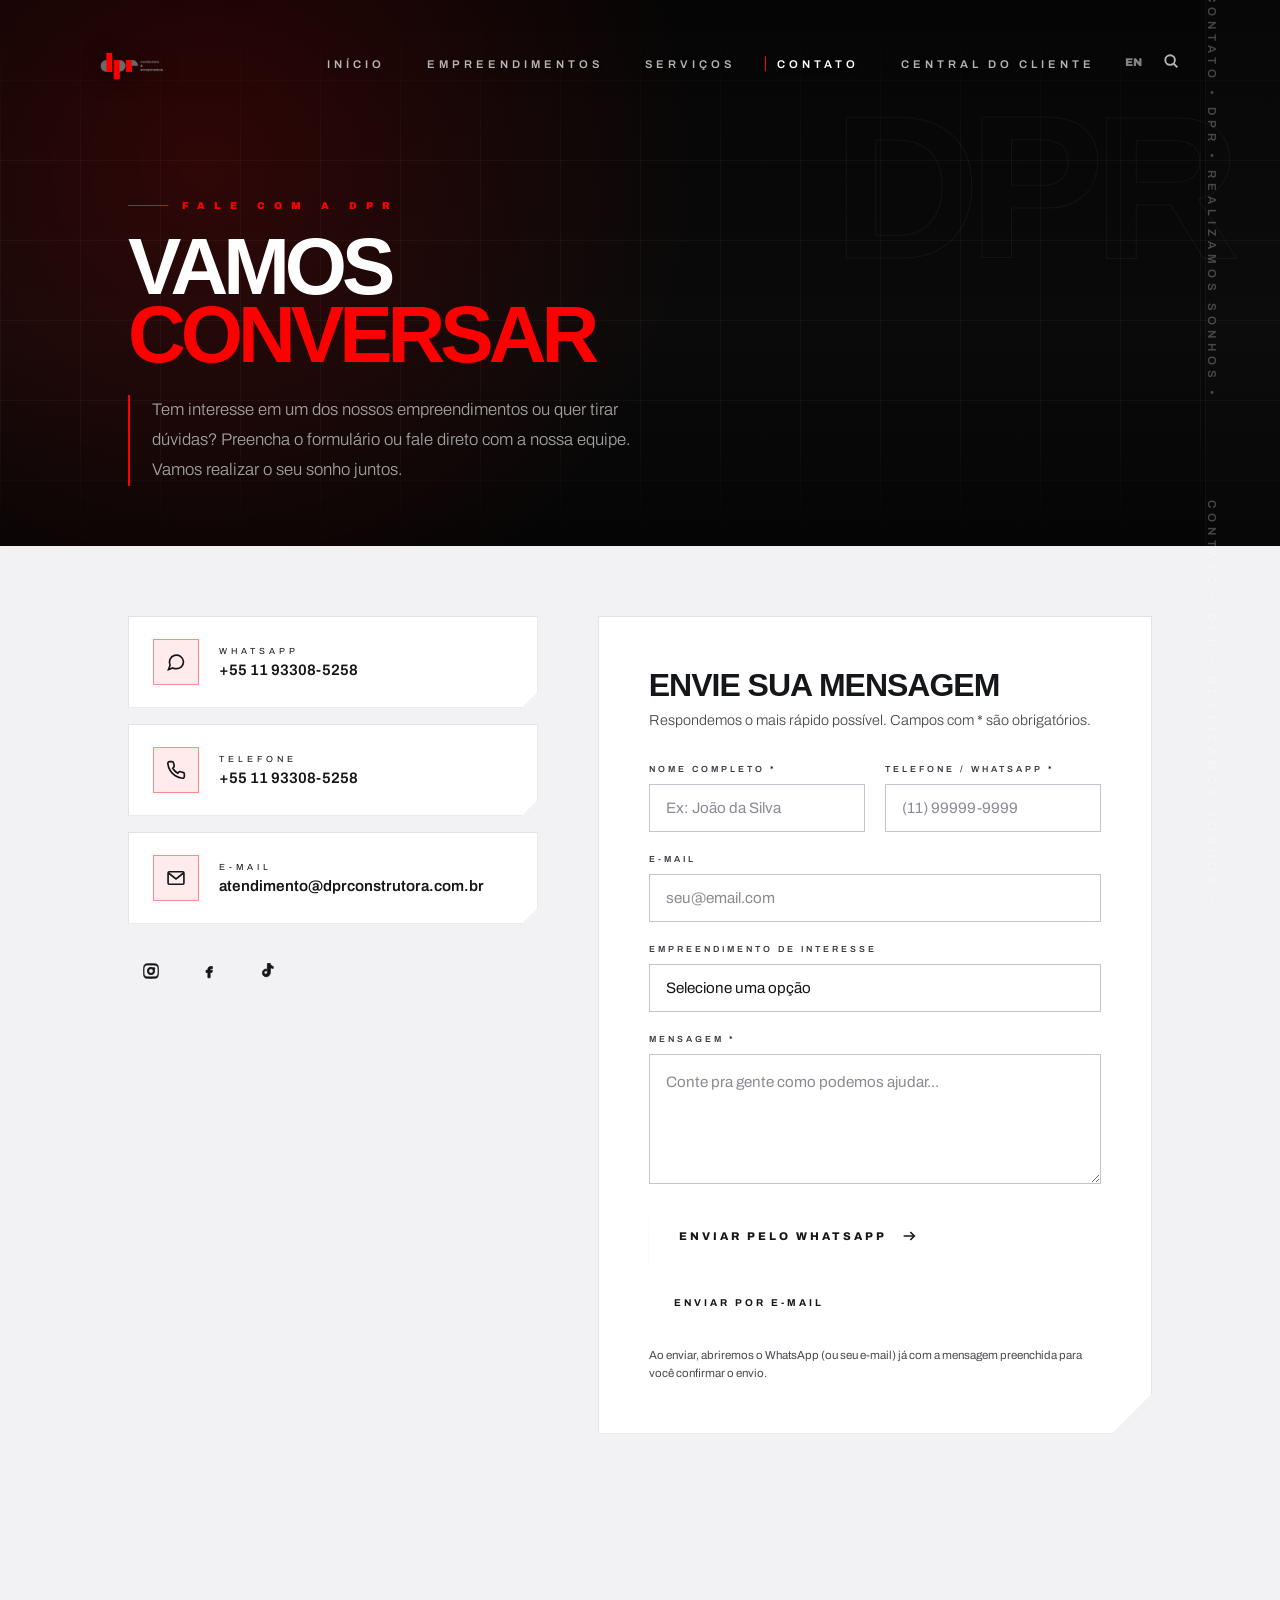
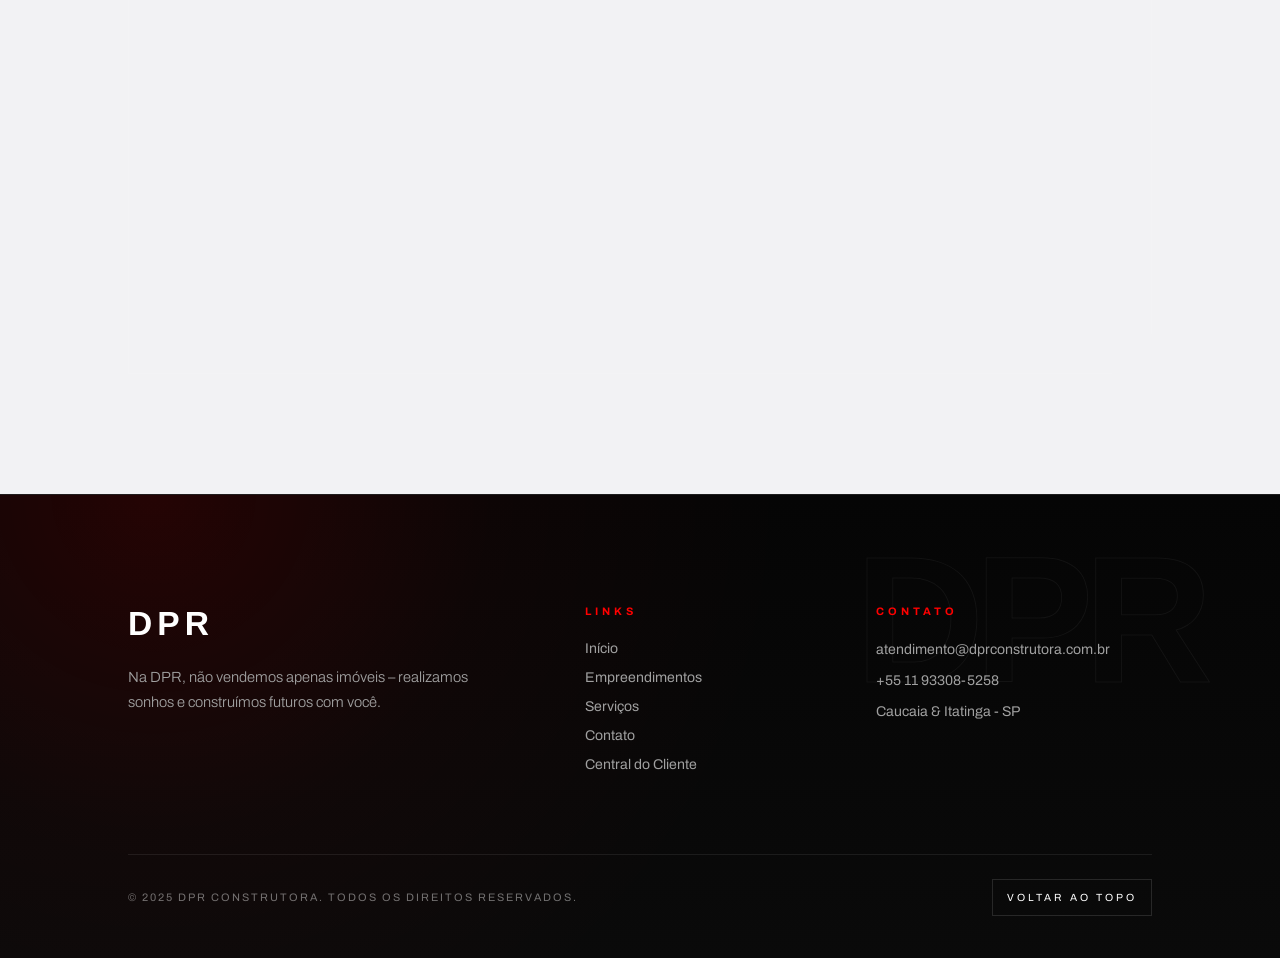
<file: contato.html>
<!DOCTYPE html>
<html lang="pt-br">
<head>
    <meta charset="UTF-8">
    <meta name="viewport" content="width=device-width, initial-scale=1.0">
    <title>Contato | DPR Construtora</title>
    <!-- busca e compartilhamento -->
    <meta name="description" content="Fale com a DPR Construtora sobre os empreendimentos em Cotia, Caucaia do Alto e Itatinga. WhatsApp, telefone, e-mail e formulário.">
    <link rel="canonical" href="https://www.construtoradpr.com.br/contato.html">
    <meta property="og:type" content="website">
    <meta property="og:locale" content="pt_BR">
    <meta property="og:site_name" content="DPR Construtora">
    <meta property="og:url" content="https://www.construtoradpr.com.br/contato.html">
    <meta property="og:title" content="Contato | DPR Construtora">
    <meta property="og:description" content="Fale com a DPR Construtora sobre os empreendimentos em Cotia, Caucaia do Alto e Itatinga. WhatsApp, telefone, e-mail e formulário.">
    <meta property="og:image" content="https://assets.zyrosite.com/cdn-cgi/image/format%3Dauto%2Cw%3D1200%2Cfit%3Dcrop/YleQ4o2PylfbL5GD/captura-de-tela-2025-07-14-153514-dOqDZPvgawIE5ZZ7.png">
    <meta name="twitter:card" content="summary_large_image">
    <!-- fim -->
    <link href="https://fonts.googleapis.com/css2?family=Syncopate:wght@700;800&family=Archivo:wght@300;600;900&display=swap" rel="stylesheet">
    <style>
        :root {
            --vermelho: #ff0000;
            --vermelho-fundo: #c40000;
            --grafite: #505050;
            --cinza-claro: #a0a0a0;
            --branco: #ffffff;
            --preto: #050505;
            --gelo: #f4f4f4;
        }
        * { margin: 0; padding: 0; box-sizing: border-box; }
        html { scroll-behavior: smooth; }
        body { background: var(--preto); color: var(--branco); font-family: 'Archivo', sans-serif; overflow-x: hidden; }
        img { max-width: 100%; }
        ::selection { background: var(--vermelho); color: #fff; }

        /* HEADER */
        header { position: fixed; top: 40px; left: 0; right: 0; padding: 0 100px; z-index: 1000; display: flex; align-items: center; justify-content: space-between; width: 100%; transition: background 0.4s ease, padding 0.4s ease, top 0.4s ease; }
        header.scrolled { top: 0; padding-top: 18px; padding-bottom: 18px; background: rgba(5,5,5,0.82); backdrop-filter: blur(16px); border-bottom: 1px solid rgba(255,255,255,0.08); }
        .brand-mark { font-family: 'Syncopate', sans-serif; font-weight: 800; font-size: 1.15rem; letter-spacing: 4px; color: var(--branco); text-decoration: none; text-shadow: 0 2px 10px rgba(0,0,0,0.6); transition: 0.4s ease; display: inline-flex; align-items: center; }
        .brand-logo { display: block; height: 44px; width: auto; max-width: 150px; object-fit: contain; filter: drop-shadow(0 2px 10px rgba(0,0,0,0.55)); transition: transform 0.35s ease, opacity 0.35s ease; }
        .brand-mark:hover .brand-logo { transform: scale(1.04); opacity: 0.92; }
        .brand-mark span { color: var(--vermelho); }
        .brand-mark:hover { letter-spacing: 6px; }
        .nav-container { display: flex; align-items: center; gap: 30px; }
        .nav-menu { display: flex; list-style: none; gap: 30px; }
        .nav-menu a { color: var(--branco); text-decoration: none; font-size: 0.7rem; text-transform: uppercase; letter-spacing: 4px; font-weight: 600; position: relative; padding: 5px 0 5px 12px; transition: all 0.4s ease; opacity: 0.7; white-space: nowrap; text-shadow: 0 2px 4px rgba(0,0,0,0.5); }
        .nav-menu a.active { opacity: 1; }
        .nav-menu a.active::before { height: 70%; }
        .nav-menu a::before { content: ''; position: absolute; left: 0; top: 50%; width: 1px; height: 0; background-color: var(--vermelho); transition: all 0.4s ease; transform: translateY(-50%); }
        .nav-menu a:hover { opacity: 1; letter-spacing: 6px; }
        .nav-menu a:hover::before { height: 70%; }
        .menu-toggle { display: none; width: 42px; height: 42px; border: 1px solid rgba(255,255,255,0.16); background: rgba(0,0,0,0.55); backdrop-filter: blur(10px); cursor: pointer; align-items: center; justify-content: center; flex-direction: column; gap: 6px; }
        .menu-toggle span { width: 20px; height: 2px; background: var(--branco); transition: 0.35s ease; }
        .menu-toggle.active span:nth-child(1) { transform: translateY(8px) rotate(45deg); background: var(--vermelho); }
        .menu-toggle.active span:nth-child(2) { opacity: 0; }
        .menu-toggle.active span:nth-child(3) { transform: translateY(-8px) rotate(-45deg); background: var(--vermelho); }
        .header-controls { display: flex; align-items: center; gap: 20px; }
        .lang-switch { color: var(--branco); font-size: 0.7rem; font-weight: 900; opacity: 0.5; cursor: pointer; transition: 0.3s; }
        .lang-switch:hover { opacity: 1; }
        .search-wrapper { display: flex; align-items: center; position: relative; }
        .search-input { width: 0; opacity: 0; background: none; border: none; border-bottom: 1px solid var(--vermelho); color: var(--branco); font-family: 'Archivo', sans-serif; font-size: 0.8rem; letter-spacing: 2px; outline: none; transition: all 0.6s cubic-bezier(0.19,1,0.22,1); }
        .search-wrapper.active .search-input { width: 200px; opacity: 1; margin-right: 15px; padding: 5px; }
        .search-trigger { cursor: pointer; transition: transform 0.4s ease; }
        .search-trigger svg { width: 18px; height: 18px; fill: none; stroke: var(--branco); stroke-width: 2.5; opacity: 0.7; }
        .search-wrapper.active .search-trigger { transform: scale(1.2); }
        .search-wrapper.active .search-trigger svg { stroke: var(--vermelho); opacity: 1; }

        /* BUTTONS */
        .btn-veja { display: inline-flex; align-items: center; justify-content: center; gap: 14px; background: linear-gradient(135deg, var(--vermelho-fundo) 0%, var(--vermelho) 100%); color: #fff; font-family: 'Archivo', sans-serif; font-weight: 800; font-size: 0.7rem; letter-spacing: 3px; text-transform: uppercase; text-decoration: none; padding: 19px 30px; border: none; position: relative; overflow: hidden; cursor: pointer; box-shadow: 0 12px 30px rgba(255,0,0,0.22); clip-path: polygon(0 0, 100% 0, 100% calc(100% - 12px), calc(100% - 12px) 100%, 0 100%); transition: transform 0.4s ease, box-shadow 0.4s ease; }
        .btn-veja svg { width: 16px; height: 16px; stroke: #fff; stroke-width: 2.4; fill: none; transition: transform 0.4s ease; }
        .btn-veja::after { content: ''; position: absolute; top: 0; left: -80%; width: 60%; height: 100%; background: linear-gradient(120deg, transparent, rgba(255,255,255,0.35), transparent); transform: skewX(-20deg); transition: left 0.6s ease; }
        .btn-veja:hover { transform: translateY(-4px); box-shadow: 0 18px 40px rgba(255,0,0,0.35); }
        .btn-veja:hover svg { transform: translateX(5px); }
        .btn-veja:hover::after { left: 130%; }

        /* HERO / INTRO */
        .ct-hero { position: relative; padding: 200px 10% 60px; overflow: hidden; background: radial-gradient(circle at 16% 30%, rgba(255,0,0,0.16) 0%, transparent 44%), linear-gradient(180deg, #050505 0%, #0a0a0a 60%, #050505 100%); }
        .ct-hero::before { content: ''; position: absolute; inset: 0; background-image: linear-gradient(rgba(255,255,255,0.035) 1px, transparent 1px), linear-gradient(90deg, rgba(255,255,255,0.035) 1px, transparent 1px); background-size: 80px 80px; mask-image: linear-gradient(to bottom, transparent, black 30%, black 80%, transparent); pointer-events: none; }
        .ct-hero::after { content: 'DPR'; position: absolute; right: 4%; top: 70px; font-family: 'Syncopate', sans-serif; font-size: clamp(5rem, 16vw, 16rem); font-weight: 800; letter-spacing: -12px; color: transparent; -webkit-text-stroke: 1px rgba(255,255,255,0.05); pointer-events: none; }
        .ct-hero-inner { position: relative; z-index: 2; max-width: 760px; }
        .ct-kicker { font-size: 0.62rem; letter-spacing: 9px; color: var(--vermelho); text-transform: uppercase; font-weight: 900; display: flex; align-items: center; gap: 14px; margin-bottom: 22px; }
        .ct-kicker::before { content: ''; width: 40px; height: 1px; background: var(--vermelho); }
        .ct-hero h1 { font-family: 'Syncopate', sans-serif; font-size: clamp(2.4rem, 7vw, 5rem); line-height: 0.85; text-transform: uppercase; letter-spacing: -5px; margin-bottom: 26px; }
        .ct-hero h1 span { color: var(--vermelho); }
        .ct-hero p { color: var(--cinza-claro); font-size: 1.05rem; line-height: 1.8; font-weight: 300; max-width: 540px; border-left: 2px solid var(--vermelho); padding-left: 22px; }

        /* MAIN GRID */
        .ct-main { position: relative; padding: 70px 10% 120px; display: grid; grid-template-columns: 0.85fr 1.15fr; gap: 60px; align-items: start; background: linear-gradient(180deg, #050505, #080808); }

        /* INFO SIDE */
        .ct-info { display: flex; flex-direction: column; gap: 16px; position: sticky; top: 110px; }
        .info-card { display: flex; align-items: center; gap: 20px; border: 1px solid rgba(255,255,255,0.09); background: rgba(255,255,255,0.02); padding: 22px 24px; text-decoration: none; color: var(--branco); clip-path: polygon(0 0, 100% 0, 100% calc(100% - 16px), calc(100% - 16px) 100%, 0 100%); transition: 0.4s cubic-bezier(0.19,1,0.22,1); }
        .info-card:hover { border-color: rgba(255,0,0,0.5); background: rgba(255,0,0,0.04); transform: translateX(6px); }
        .info-ico { width: 46px; height: 46px; flex-shrink: 0; display: flex; align-items: center; justify-content: center; border: 1px solid rgba(255,0,0,0.4); background: rgba(255,0,0,0.08); }
        .info-ico svg { width: 20px; height: 20px; stroke: var(--vermelho); fill: none; stroke-width: 2; }
        .info-card .lbl { display: block; font-size: 0.55rem; letter-spacing: 4px; text-transform: uppercase; color: rgba(255,255,255,0.45); margin-bottom: 5px; }
        .info-card .val { font-size: 0.95rem; color: var(--branco); font-weight: 600; }
        .ct-social { display: flex; gap: 12px; margin-top: 8px; }
        .ct-social a { width: 46px; height: 46px; display: flex; align-items: center; justify-content: center; border: 1px solid rgba(255,255,255,0.12); color: rgba(255,255,255,0.7); transition: 0.35s ease; }
        .ct-social a:hover { border-color: var(--vermelho); color: var(--vermelho); background: rgba(255,0,0,0.06); transform: translateY(-4px); }
        .ct-social svg { width: 18px; height: 18px; fill: currentColor; }

        /* FORM */
        .ct-form-wrap { position: relative; border: 1px solid rgba(255,255,255,0.1); background: linear-gradient(160deg, rgba(255,255,255,0.03), rgba(255,255,255,0.01)); padding: 50px; clip-path: polygon(0 0, 100% 0, 100% calc(100% - 40px), calc(100% - 40px) 100%, 0 100%); }
        .ct-form-wrap h2 { font-family: 'Syncopate', sans-serif; font-size: clamp(1.4rem, 2.6vw, 2rem); text-transform: uppercase; letter-spacing: -1px; margin-bottom: 8px; }
        .ct-form-wrap h2 span { color: var(--vermelho); }
        .ct-form-sub { color: var(--cinza-claro); font-size: 0.9rem; font-weight: 300; margin-bottom: 36px; }
        .form-row { display: grid; grid-template-columns: 1fr 1fr; gap: 20px; }
        .form-field { margin-bottom: 22px; }
        .form-field label { display: block; font-size: 0.55rem; letter-spacing: 3px; text-transform: uppercase; color: rgba(255,255,255,0.5); margin-bottom: 10px; font-weight: 600; }
        .form-field label .req { color: var(--vermelho); }
        .form-field input, .form-field select, .form-field textarea { width: 100%; background: rgba(255,255,255,0.03); border: 1px solid rgba(255,255,255,0.12); color: var(--branco); font-family: 'Archivo', sans-serif; font-size: 0.95rem; padding: 15px 16px; outline: none; transition: 0.35s ease; }
        .form-field textarea { resize: vertical; min-height: 130px; line-height: 1.6; }
        .form-field select { cursor: pointer; appearance: none; background-image: url("data:image/svg+xml,%3Csvg xmlns='http://www.w3.org/2000/svg' width='12' height='8' viewBox='0 0 12 8'%3E%3Cpath fill='%23ff0000' d='M6 8 0 0h12z'/%3E%3C/svg%3E"); background-repeat: no-repeat; background-position: right 16px center; padding-right: 40px; }
        .form-field select option { background: #111; color: #fff; }
        .form-field input:focus, .form-field select:focus, .form-field textarea:focus { border-color: var(--vermelho); background: rgba(255,0,0,0.05); }
        .form-field input::placeholder, .form-field textarea::placeholder { color: rgba(255,255,255,0.3); }
        .form-actions { display: flex; flex-wrap: wrap; gap: 14px; align-items: center; margin-top: 6px; }
        .btn-email { display: inline-flex; align-items: center; gap: 10px; color: var(--cinza-claro); text-decoration: none; font-size: 0.62rem; letter-spacing: 3px; text-transform: uppercase; font-weight: 700; border: 1px solid rgba(255,255,255,0.16); padding: 19px 24px; transition: 0.35s ease; clip-path: polygon(0 0, 100% 0, 100% calc(100% - 12px), calc(100% - 12px) 100%, 0 100%); }
        .btn-email:hover { border-color: var(--vermelho); color: var(--vermelho); }
        .form-note { font-size: 0.72rem; color: rgba(255,255,255,0.4); margin-top: 18px; line-height: 1.6; }
        .field-error { outline: 1px solid var(--vermelho); border-color: var(--vermelho) !important; }

        /* MAP */
        .ct-map-sec { position: relative; padding: 0 10% 120px; background: #080808; }
        .ct-map { position: relative; min-height: 420px; border: 1px solid rgba(255,255,255,0.1); clip-path: polygon(0 0, 100% 0, 100% calc(100% - 40px), calc(100% - 40px) 100%, 0 100%); overflow: hidden; }
        .ct-map iframe { position: absolute; inset: 0; width: 100%; height: 100%; border: 0; filter: grayscale(0.6) invert(0.9) contrast(0.9); }

        /* MARQUEE */
        .vertical-marquee { position: fixed; right: 0; top: 0; height: 100%; width: 75px; background: rgba(255,255,255,0.01); border-left: 1px solid rgba(255,255,255,0.03); display: flex; align-items: center; overflow: hidden; z-index: 10; }
        .marquee-inner { display: flex; flex-direction: column; animation: scroll-vertical 25s linear infinite; }
        .marquee-inner span { writing-mode: vertical-rl; text-transform: uppercase; font-size: 0.72rem; letter-spacing: 5px; padding: 50px 0; color: rgba(255,255,255,0.25); white-space: nowrap; font-weight: 600; }
        @keyframes scroll-vertical { from { transform: translateY(0); } to { transform: translateY(-50%); } }

        /* FOOTER */
        .footer-dpr { position: relative; background: radial-gradient(circle at 12% 0%, rgba(255,0,0,0.13) 0%, rgba(255,0,0,0.03) 28%, transparent 52%), linear-gradient(180deg, #050505 0%, #0a0a0a 100%); padding: 110px 10% 42px; border-top: 1px solid rgba(255,255,255,0.08); overflow: hidden; }
        .footer-dpr::before { content: 'DPR'; position: absolute; right: 6%; top: 22px; font-family: 'Syncopate', sans-serif; font-size: clamp(5rem, 14vw, 13rem); font-weight: 800; letter-spacing: -10px; color: transparent; -webkit-text-stroke: 1px rgba(255,255,255,0.05); pointer-events: none; }
        .footer-container { position: relative; z-index: 2; display: grid; grid-template-columns: 1.4fr 0.8fr 1fr; gap: 70px; margin-bottom: 70px; }
        .footer-brand h2 { font-family: 'Syncopate', sans-serif; font-size: 2.1rem; letter-spacing: 5px; margin-bottom: 22px; }
        .footer-brand p { color: var(--cinza-claro); font-size: 0.92rem; line-height: 1.75; max-width: 360px; font-weight: 300; }
        .footer-links h4, .footer-contact h4 { font-size: 0.68rem; letter-spacing: 4px; text-transform: uppercase; margin-bottom: 22px; color: var(--vermelho); }
        .footer-links ul { list-style: none; }
        .footer-links li { margin-bottom: 12px; }
        .footer-links a { color: var(--cinza-claro); text-decoration: none; font-size: 0.88rem; transition: 0.35s ease; }
        .footer-links a:hover { color: var(--vermelho); padding-left: 6px; }
        .footer-contact p { font-size: 0.88rem; color: var(--cinza-claro); margin-bottom: 10px; line-height: 1.5; }
        .footer-bottom { position: relative; z-index: 2; border-top: 1px solid rgba(255,255,255,0.08); padding-top: 24px; display: flex; justify-content: space-between; gap: 20px; align-items: center; }
        .footer-bottom p { font-size: 0.68rem; color: rgba(255,255,255,0.42); letter-spacing: 2px; text-transform: uppercase; }
        .footer-top-link { color: var(--branco); text-decoration: none; font-size: 0.65rem; letter-spacing: 3px; text-transform: uppercase; border: 1px solid rgba(255,255,255,0.12); padding: 12px 14px; transition: 0.35s ease; }
        .footer-top-link:hover { border-color: var(--vermelho); color: var(--vermelho); }

        /* RESPONSIVE */
        @media (max-width: 1100px) {
            header { padding: 0 5%; }
            .ct-hero, .ct-main, .ct-map-sec, .footer-dpr { padding-left: 7%; padding-right: 7%; }
            .ct-main { grid-template-columns: 1fr; gap: 40px; }
            .ct-info { position: relative; top: auto; }
        }
        @media (max-width: 768px) {
            .brand-logo { height: 36px; max-width: 128px; }
            header { top: 18px; }
            header.scrolled { top: 0; }
            .menu-toggle { display: flex; }
            nav { position: fixed; top: 72px; left: 18px; right: 18px; background: rgba(5,5,5,0.94); border: 1px solid rgba(255,255,255,0.1); backdrop-filter: blur(18px); padding: 22px; opacity: 0; visibility: hidden; transform: translateY(-12px); transition: 0.35s ease; }
            nav.active { opacity: 1; visibility: visible; transform: translateY(0); }
            .nav-menu { flex-direction: column; gap: 18px; }
            .nav-container { gap: 14px; }
            .header-controls { gap: 14px; }
            .vertical-marquee { display: none; }
            .ct-hero { padding: 150px 7% 50px; }
            .ct-hero::after { top: 110px; right: -6%; font-size: 7rem; letter-spacing: -7px; }
            .ct-main { padding: 50px 7% 90px; }
            .ct-form-wrap { padding: 34px 24px; }
            .form-row { grid-template-columns: 1fr; gap: 0; }
            .form-actions { flex-direction: column; align-items: stretch; }
            .btn-veja, .btn-email { width: 100%; }
            .ct-map-sec { padding: 0 7% 90px; }
            .ct-map { min-height: 320px; }
            .footer-dpr { padding: 76px 7% 32px; }
            .footer-container { grid-template-columns: 1fr; gap: 38px; margin-bottom: 48px; }
            .footer-bottom { flex-direction: column; align-items: flex-start; }
        }


        /* ===================================================== */
        /* POLIMENTO DE USABILIDADE MOBILE (somente refinamentos) */
        /* nao altera layout desktop, conteudo nem o visual base   */
        /* ===================================================== */
        @media (max-width: 768px) {
            /* impede o iOS de inflar o texto sozinho ao girar a tela */
            html { -webkit-text-size-adjust: 100%; text-size-adjust: 100%; }

            /* remove o flash cinza ao tocar em links/botoes */
            a, button, .menu-toggle, .search-trigger, .lang-switch,
            .btn-veja, .btn-email, .info-card, .ct-social a, .footer-top-link {
                -webkit-tap-highlight-color: transparent;
            }

            /* trava qualquer vazamento horizontal residual */
            html, body { max-width: 100%; overflow-x: hidden; }

            /* evita o zoom automatico do iOS ao focar busca e campos do formulario */
            .search-input,
            .form-field input,
            .form-field select,
            .form-field textarea { font-size: 16px; }

            /* area de toque confortavel nos itens do menu e idioma */
            .nav-menu a { min-height: 44px; display: flex; align-items: center; }
            .lang-switch { display: inline-flex; align-items: center; min-height: 44px; padding: 0 4px; }
        }

/* ===== CLAREAMENTO (02/10) ===== */
/* Ela: "as outras paginas ainda estao muito pretas".

   Nao da para so trocar a variavel --preto: a maioria das cores deste site
   esta escrita a mao. Entao as secoes que PODEM clarear levam a classe
   "aclarar", e o que precisa continuar escuro fica intocado: o heroi (foto
   ou video atras), as sombras sobre foto dentro dos cartoes, o rodape e a
   faixa final de chamada.

   O !important vence as regras antigas sem reescrever cada uma. */

.aclarar {
  background: #f2f2f4 !important;
  color: #15161a !important;
}

/* todo texto dentro da secao clara escurece... */
.aclarar * { color: #15161a !important; }

/* ...MENOS o vermelho da marca, que e identidade */
.aclarar .vermelho,
.aclarar [class*="vermelho"],
.aclarar .section-label,
.aclarar .kicker,
.aclarar .ct-kicker,
.aclarar .sec-kicker,
.aclarar .emp-index,
.aclarar .pillar-card [class*="number"],
.aclarar [class*="label"] { color: var(--vermelho) !important; }

/* ...e MENOS o que esta por cima de foto: ali a sombra escura e o que
   torna o texto branco legivel, e inverter deixaria ilegivel */
.aclarar [class*="overlay"],
.aclarar [class*="overlay"] *,
.aclarar .gallery-item span,
.aclarar .emp-media,
.aclarar .emp-media *,
.aclarar figure figcaption,
.aclarar .v-status,
.aclarar .v-status * { color: #ffffff !important; }

/* o cinza de apoio continua cinza, escuro o bastante para ler no claro */
.aclarar p,
.aclarar .sec-desc,
.aclarar .pillar-card p,
.aclarar .emp-desc,
.aclarar li span { color: #4a4b52 !important; }

/* caixas e cartoes ganham fundo branco e filete, em vez do preto de antes */
.aclarar .pillar-card,
.aclarar .card,
.aclarar .info-card,
.aclarar .ct-form,
.aclarar .tc-value,
.aclarar .emp-body,
.aclarar .highlight-box {
  background: #ffffff !important;
  border-color: #e2e2e8 !important;
}

/* CAMPOS DE FORMULARIO. Eles tinham fundo branco a 3%, borda branca a 12%
   e TEXTO BRANCO -- desenhados para o preto. Sobre claro o campo inteiro
   sumia: dava para clicar, mas nao para ver onde, nem ler o que se digitava.
   E o pior tipo de defeito, porque a pessoa desiste de preencher. */
.aclarar .ct-form-wrap,
.aclarar form,
.aclarar fieldset {
  background: #ffffff !important;
  border-color: #e2e2e8 !important;
}

.aclarar input,
.aclarar select,
.aclarar textarea {
  background: #ffffff !important;
  border: 1px solid #c4c4ce !important;
  color: #15161a !important;
}

.aclarar input::placeholder,
.aclarar textarea::placeholder { color: #8b8b95 !important; opacity: 1 !important; }

.aclarar input:focus,
.aclarar select:focus,
.aclarar textarea:focus {
  border-color: var(--vermelho) !important;
  background: #fffafa !important;
}

.aclarar select option { background: #ffffff !important; color: #15161a !important; }

/* o rotulo de cada campo precisa ler sobre o branco */
.aclarar label,
.aclarar .form-field > span { color: #3a3b42 !important; }

/* o botao de contorno era branco sobre preto: sobre claro ele sumia */
.aclarar .btn-dpr:not(.primary),
.aclarar .destaque-btn:not(.principal),
.aclarar .btn-veja {
  color: #15161a !important;
  border-color: #c9c9d2 !important;
  background: transparent !important;
}

.aclarar .btn-dpr:not(.primary):hover,
.aclarar .destaque-btn:not(.principal):hover,
.aclarar .btn-veja:hover { color: var(--vermelho) !important; border-color: var(--vermelho) !important; }

/* o botao cheio continua vermelho com texto branco */
.aclarar .btn-dpr.primary,
.aclarar .btn-dpr.primary *,
.aclarar .destaque-btn.principal { color: #ffffff !important; }

/* icones desenhados seguem a cor do texto */
.aclarar svg { stroke: currentColor; }
.aclarar [class*="overlay"] svg { stroke: #ffffff; }

/* filetes e separadores que eram claros sobre preto */
.aclarar hr,
.aclarar [class*="divider"],
.aclarar [class*="linha"] { border-color: #dcdce4 !important; background-color: #dcdce4 !important; }

/* O CABECALHO e fixo, transparente e com texto branco. Com o conteudo
   claro embaixo, os links sumiam. Ele ganha uma placa clara ao sair do
   heroi; sobre o heroi continua como era. */
header { transition: background 0.3s ease, padding 0.3s ease, border-color 0.3s ease; }

header.sobre-claro {
  background: rgba(255, 255, 255, 0.97);
  backdrop-filter: blur(16px);
  -webkit-backdrop-filter: blur(16px);
  border-bottom: 1px solid #e4e4ea;
}

header.sobre-claro .nav-menu a,
header.sobre-claro .lang-switch,
header.sobre-claro .search-input { color: #15161a !important; }
header.sobre-claro .nav-menu a:hover { color: var(--vermelho) !important; }
header.sobre-claro .search-trigger svg { stroke: #15161a !important; }
header.sobre-claro .menu-toggle span { background: #15161a !important; }
header.sobre-claro .search-input::placeholder { color: #8a8a92 !important; }
/* ===== fim do clareamento ===== */




    </style>
</head>
<body>

    <!-- HEADER -->
    <header id="siteHeader">
        <a href="index.html" class="brand-mark"><img src="logo.png" alt="DPR" class="brand-logo"></a>
        <div class="nav-container">
            <button class="menu-toggle" id="menuToggle" aria-label="Abrir menu"><span></span><span></span><span></span></button>
            <nav id="mainNav">
                <ul class="nav-menu">
                    <li><a href="index.html" data-pt="INÍCIO" data-en="HOME">INÍCIO</a></li>
                    <li><a href="empreendimentos.html" data-pt="EMPREENDIMENTOS" data-en="DEVELOPMENTS">EMPREENDIMENTOS</a></li>
                    <li><a href="index.html#servicosModernos" data-pt="SERVIÇOS" data-en="SERVICES">SERVIÇOS</a></li>
                    <li><a href="contato.html" class="active" data-pt="CONTATO" data-en="CONTACT">CONTATO</a></li>
                    <li><a href="central-do-cliente.html" data-pt="CENTRAL DO CLIENTE" data-en="CLIENT AREA">CENTRAL DO CLIENTE</a></li>
                </ul>
            </nav>
            <div class="header-controls">
                <span class="lang-switch" id="langBtn">EN</span>
                <div class="search-wrapper" id="searchWrapper">
                    <input type="text" class="search-input" placeholder="SEARCH..." id="searchInput">
                    <div class="search-trigger" id="searchBtn" aria-label="Buscar">
                        <svg viewBox="0 0 24 24" aria-hidden="true"><circle cx="10.8" cy="10.8" r="6.4"></circle><line x1="15.7" y1="15.7" x2="20.5" y2="20.5"></line></svg>
                    </div>
                </div>
            </div>
        </div>
    </header>

    <!-- HERO -->
    <section class="ct-hero">
        <div class="ct-hero-inner">
            <span class="ct-kicker" data-pt="FALE COM A DPR" data-en="GET IN TOUCH">FALE COM A DPR</span>
            <h1 data-pt="Vamos<br><span>conversar</span>" data-en="Let's<br><span>talk</span>">Vamos<br><span>conversar</span></h1>
            <p data-pt="Tem interesse em um dos nossos empreendimentos ou quer tirar dúvidas? Preencha o formulário ou fale direto com a nossa equipe. Vamos realizar o seu sonho juntos."
               data-en="Interested in one of our developments or have questions? Fill out the form or talk directly to our team. Let's make your dream come true together.">
               Tem interesse em um dos nossos empreendimentos ou quer tirar dúvidas? Preencha o formulário ou fale direto com a nossa equipe. Vamos realizar o seu sonho juntos.
            </p>
        </div>
    </section>

    <!-- MAIN -->
    <section class="ct-main aclarar">
        <!-- INFO -->
        <aside class="ct-info">
            <a class="info-card" href="https://wa.me/5511933085258" target="_blank" rel="noopener">
                <span class="info-ico"><svg viewBox="0 0 24 24"><path d="M21 11.5a8.38 8.38 0 0 1-9 8.5 8.5 8.5 0 0 1-3.9-.9L3 21l1.9-5A8.5 8.5 0 1 1 21 11.5z"></path></svg></span>
                <span><span class="lbl">WhatsApp</span><span class="val">+55 11 93308-5258</span></span>
            </a>
            <a class="info-card" href="tel:+5511933085258">
                <span class="info-ico"><svg viewBox="0 0 24 24"><path d="M22 16.9v3a2 2 0 0 1-2.2 2 19.8 19.8 0 0 1-8.6-3 19.5 19.5 0 0 1-6-6 19.8 19.8 0 0 1-3-8.6A2 2 0 0 1 4.1 2h3a2 2 0 0 1 2 1.7c.1 1 .4 1.9.7 2.8a2 2 0 0 1-.5 2.1L8.1 9.9a16 16 0 0 0 6 6l1.3-1.3a2 2 0 0 1 2.1-.4c.9.3 1.8.6 2.8.7a2 2 0 0 1 1.7 2z"></path></svg></span>
                <span><span class="lbl" data-pt="Telefone" data-en="Phone">Telefone</span><span class="val">+55 11 93308-5258</span></span>
            </a>
            <a class="info-card" href="mailto:atendimento@dprconstrutora.com.br">
                <span class="info-ico"><svg viewBox="0 0 24 24"><rect x="2.5" y="4.5" width="19" height="15" rx="1.5"></rect><path d="M3 6l9 7 9-7"></path></svg></span>
                <span><span class="lbl">E-mail</span><span class="val">atendimento@dprconstrutora.com.br</span></span>
            </a>
            <!-- (02/10, pedido da dona) O cartao "Atendimento - Caucaia &
                 Itatinga - SP" saiu daqui. A regiao continua no rodape. -->
            <div class="ct-social">
                <a href="https://www.instagram.com/" target="_blank" rel="noopener" aria-label="Instagram"><svg viewBox="0 0 24 24"><path d="M12 2.2c3.2 0 3.6 0 4.9.1 1.2.1 1.8.3 2.2.4.6.2 1 .5 1.4.9.4.4.7.8.9 1.4.1.4.3 1 .4 2.2.1 1.3.1 1.7.1 4.8s0 3.6-.1 4.9c-.1 1.2-.3 1.8-.4 2.2-.2.6-.5 1-.9 1.4-.4.4-.8.7-1.4.9-.4.1-1 .3-2.2.4-1.3.1-1.7.1-4.9.1s-3.6 0-4.9-.1c-1.2-.1-1.8-.3-2.2-.4-.6-.2-1-.5-1.4-.9-.4-.4-.7-.8-.9-1.4-.1-.4-.3-1-.4-2.2C2.2 15.6 2.2 15.2 2.2 12s0-3.6.1-4.9c.1-1.2.3-1.8.4-2.2.2-.6.5-1 .9-1.4.4-.4.8-.7 1.4-.9.4-.1 1-.3 2.2-.4C8.4 2.2 8.8 2.2 12 2.2zm0 1.8c-3.1 0-3.5 0-4.7.1-1.1.1-1.7.2-2.1.4-.5.2-.9.4-1.3.8-.4.4-.6.8-.8 1.3-.2.4-.3 1-.4 2.1C2.6 10 2.6 10.4 2.6 12s0 2 .1 3.2c.1 1.1.2 1.7.4 2.1.2.5.4.9.8 1.3.4.4.8.6 1.3.8.4.2 1 .3 2.1.4 1.2.1 1.6.1 4.7.1s3.5 0 4.7-.1c1.1-.1 1.7-.2 2.1-.4.5-.2.9-.4 1.3-.8.4-.4.6-.8.8-1.3.2-.4.3-1 .4-2.1.1-1.2.1-1.6.1-3.2s0-2-.1-3.2c-.1-1.1-.2-1.7-.4-2.1-.2-.5-.4-.9-.8-1.3-.4-.4-.8-.6-1.3-.8-.4-.2-1-.3-2.1-.4-1.2-.1-1.6-.1-4.7-.1zm0 3.1a4.9 4.9 0 1 1 0 9.8 4.9 4.9 0 0 1 0-9.8zm0 1.8a3.1 3.1 0 1 0 0 6.2 3.1 3.1 0 0 0 0-6.2zm5.1-.3a1.1 1.1 0 1 1-2.3 0 1.1 1.1 0 0 1 2.3 0z"></path></svg></a>
                <a href="https://www.facebook.com/" target="_blank" rel="noopener" aria-label="Facebook"><svg viewBox="0 0 24 24"><path d="M14 9h2.5V6H14c-2 0-3.5 1.5-3.5 3.5V11H8v3h2.5v7h3v-7H16l.5-3h-3V9.8c0-.5.4-.8 1-.8z"></path></svg></a>
                <a href="https://tiktok.com/" target="_blank" rel="noopener" aria-label="TikTok"><svg viewBox="0 0 24 24"><path d="M16.5 2c.3 2.2 1.6 3.7 3.8 3.9v2.6c-1.3.1-2.5-.3-3.8-1v6.1c0 4-3 6.7-6.7 5.9-3-.6-4.6-3.6-3.7-6.6.7-2.3 3-3.8 5.4-3.5v2.7c-.5-.2-1-.2-1.6-.1-1.2.3-1.9 1.4-1.6 2.6.3 1.2 1.5 1.9 2.7 1.5 1-.3 1.5-1.1 1.5-2.3V2h3.7z"></path></svg></a>
            </div>
        </aside>

        <!-- FORM -->
        <div class="ct-form-wrap">
            <h2 data-pt="Envie sua <span>mensagem</span>" data-en="Send your <span>message</span>">Envie sua <span>mensagem</span></h2>
            <p class="ct-form-sub" data-pt="Respondemos o mais rápido possível. Campos com * são obrigatórios." data-en="We reply as soon as possible. Fields with * are required.">Respondemos o mais rápido possível. Campos com * são obrigatórios.</p>

            <form id="contactForm" novalidate>
                <div class="form-row">
                    <div class="form-field">
                        <label for="nome" data-pt="Nome completo <span class='req'>*</span>" data-en="Full name <span class='req'>*</span>">Nome completo <span class="req">*</span></label>
                        <input type="text" id="nome" name="nome" placeholder="Ex: João da Silva" required>
                    </div>
                    <div class="form-field">
                        <label for="telefone" data-pt="Telefone / WhatsApp <span class='req'>*</span>" data-en="Phone / WhatsApp <span class='req'>*</span>">Telefone / WhatsApp <span class="req">*</span></label>
                        <input type="tel" id="telefone" name="telefone" placeholder="(11) 99999-9999" required>
                    </div>
                </div>

                <div class="form-field">
                    <label for="email" data-pt="E-mail" data-en="Email">E-mail</label>
                    <input type="email" id="email" name="email" placeholder="seu@email.com">
                </div>

                <div class="form-field">
                    <label for="interesse" data-pt="Empreendimento de interesse" data-en="Development of interest">Empreendimento de interesse</label>
                    <select id="interesse" name="interesse">
                        <option value="" data-pt="Selecione uma opção" data-en="Select an option">Selecione uma opção</option>
                        <option>Villagio Caucaia II</option>
                        <option>Villagio Caucaia I</option>
                        <option>Lotes em Itatinga</option>
                        <option>Morada das Roseiras</option>
                        <option data-pt="Outro / Não sei ainda" data-en="Other / Not sure yet">Outro / Não sei ainda</option>
                    </select>
                </div>

                <div class="form-field">
                    <label for="mensagem" data-pt="Mensagem <span class='req'>*</span>" data-en="Message <span class='req'>*</span>">Mensagem <span class="req">*</span></label>
                    <textarea id="mensagem" name="mensagem" placeholder="Conte pra gente como podemos ajudar..." required></textarea>
                </div>

                <div class="form-actions">
                    <button type="submit" class="btn-veja">
                        <span data-pt="Enviar pelo WhatsApp" data-en="Send via WhatsApp">Enviar pelo WhatsApp</span>
                        <svg viewBox="0 0 24 24"><line x1="4" y1="12" x2="20" y2="12"></line><polyline points="14 6 20 12 14 18"></polyline></svg>
                    </button>
                    <a href="#" id="sendEmail" class="btn-email" data-pt="Enviar por e-mail" data-en="Send by email">Enviar por e-mail</a>
                </div>
                <p class="form-note" id="formNote" data-pt="Ao enviar, abriremos o WhatsApp (ou seu e-mail) já com a mensagem preenchida para você confirmar o envio." data-en="On submit, WhatsApp (or your email) will open with the message ready for you to confirm.">Ao enviar, abriremos o WhatsApp (ou seu e-mail) já com a mensagem preenchida para você confirmar o envio.</p>
            </form>
        </div>
    </section>

    <!-- MAP -->
    <section class="ct-map-sec aclarar">
        <div class="ct-map">
            <iframe src="https://www.google.com/maps?q=Caucaia%20do%20Alto%2C%20Cotia%20-%20SP&output=embed" loading="lazy" title="Localização DPR"></iframe>
        </div>
    </section>

    <!-- MARQUEE -->
    <div class="vertical-marquee">
        <div class="marquee-inner">
            <span>CONTATO • DPR • REALIZAMOS SONHOS • </span>
            <span>CONTATO • DPR • REALIZAMOS SONHOS • </span>
        </div>
    </div>

    <!-- FOOTER -->
    <footer class="footer-dpr">
        <div class="footer-container">
            <div class="footer-brand">
                <h2>DPR</h2>
                <p data-pt="Na DPR, não vendemos apenas imóveis – realizamos sonhos e construímos futuros com você."
                   data-en="At DPR, we don't just sell properties – we make dreams come true and build futures with you.">
                   Na DPR, não vendemos apenas imóveis – realizamos sonhos e construímos futuros com você.
                </p>
            </div>
            <div class="footer-links">
                <h4 data-pt="Links" data-en="Links">Links</h4>
                <ul>
                    <li><a href="index.html" data-pt="Início" data-en="Home">Início</a></li>
                    <li><a href="empreendimentos.html" data-pt="Empreendimentos" data-en="Developments">Empreendimentos</a></li>
                    <li><a href="index.html#servicosModernos" data-pt="Serviços" data-en="Services">Serviços</a></li>
                    <li><a href="contato.html" data-pt="Contato" data-en="Contact">Contato</a></li>
                    <li><a href="central-do-cliente.html" data-pt="Central do Cliente" data-en="Client area">Central do Cliente</a></li>
                </ul>
            </div>
            <div class="footer-contact">
                <h4 data-pt="Contato" data-en="Contact">Contato</h4>
                <p>atendimento@dprconstrutora.com.br</p>
                <p>+55 11 93308-5258</p>
                <p data-pt="Caucaia &amp; Itatinga - SP" data-en="Caucaia &amp; Itatinga - SP">Caucaia &amp; Itatinga - SP</p>
            </div>
        </div>
        <div class="footer-bottom">
            <p data-pt="© 2025 DPR Construtora. Todos os direitos reservados." data-en="© 2025 DPR Construtora. All rights reserved.">© 2025 DPR Construtora. Todos os direitos reservados.</p>
            <a href="#" class="footer-top-link" data-pt="Voltar ao topo" data-en="Back to top">Voltar ao topo</a>
        </div>
    </footer>

    <script>
        const WHATSAPP = '5511933085258';
        const EMAIL = 'atendimento@dprconstrutora.com.br';

        // Menu mobile
        const menuToggle = document.getElementById('menuToggle');
        const mainNav = document.getElementById('mainNav');
        menuToggle.addEventListener('click', () => { menuToggle.classList.toggle('active'); mainNav.classList.toggle('active'); });
        document.querySelectorAll('.nav-menu a').forEach(link => link.addEventListener('click', () => { menuToggle.classList.remove('active'); mainNav.classList.remove('active'); }));

        // Busca
        const searchBtn = document.getElementById('searchBtn');
        const searchWrapper = document.getElementById('searchWrapper');
        const searchInput = document.getElementById('searchInput');
        searchBtn.addEventListener('click', () => { searchWrapper.classList.toggle('active'); if (searchWrapper.classList.contains('active')) searchInput.focus(); });

        // Idioma
        const langBtn = document.getElementById('langBtn');
        let lang = 'pt';
        langBtn.addEventListener('click', () => {
            lang = lang === 'pt' ? 'en' : 'pt';
            langBtn.innerText = lang === 'pt' ? 'EN' : 'PT';
            document.querySelectorAll('[data-pt]').forEach(el => el.innerHTML = el.getAttribute('data-' + lang));
        });

        // Header scrolled
        const header = document.getElementById('siteHeader');
        window.addEventListener('scroll', () => header.classList.toggle('scrolled', window.scrollY > 60), { passive: true });

        // FORM
        const form = document.getElementById('contactForm');
        const note = document.getElementById('formNote');

        function getData() {
            return {
                nome: document.getElementById('nome'),
                telefone: document.getElementById('telefone'),
                email: document.getElementById('email'),
                interesse: document.getElementById('interesse'),
                mensagem: document.getElementById('mensagem')
            };
        }
        function validate(d) {
            let ok = true;
            [d.nome, d.telefone, d.mensagem].forEach(f => {
                if (!f.value.trim()) { f.classList.add('field-error'); ok = false; }
                else f.classList.remove('field-error');
            });
            return ok;
        }
        function buildText(d) {
            let t = '*Novo contato pelo site DPR*%0A%0A';
            t += '*Nome:* ' + encodeURIComponent(d.nome.value) + '%0A';
            t += '*Telefone:* ' + encodeURIComponent(d.telefone.value) + '%0A';
            if (d.email.value.trim()) t += '*E-mail:* ' + encodeURIComponent(d.email.value) + '%0A';
            if (d.interesse.value) t += '*Interesse:* ' + encodeURIComponent(d.interesse.value) + '%0A';
            t += '*Mensagem:* ' + encodeURIComponent(d.mensagem.value);
            return t;
        }

        form.addEventListener('submit', (e) => {
            e.preventDefault();
            const d = getData();
            if (!validate(d)) {
                note.textContent = lang === 'pt' ? 'Por favor, preencha os campos obrigatórios (*).' : 'Please fill in the required fields (*).';
                note.style.color = '#ff5555';
                return;
            }
            window.open('https://wa.me/' + WHATSAPP + '?text=' + buildText(d), '_blank');
            note.textContent = lang === 'pt' ? 'Tudo certo! Abrimos o WhatsApp com sua mensagem. É só confirmar o envio.' : 'All set! WhatsApp opened with your message. Just confirm to send.';
            note.style.color = '#2ecc71';
        });

        document.getElementById('sendEmail').addEventListener('click', (e) => {
            e.preventDefault();
            const d = getData();
            if (!validate(d)) {
                note.textContent = lang === 'pt' ? 'Por favor, preencha os campos obrigatórios (*).' : 'Please fill in the required fields (*).';
                note.style.color = '#ff5555';
                return;
            }
            const subject = encodeURIComponent('Contato pelo site DPR - ' + d.nome.value);
            let body = 'Nome: ' + d.nome.value + '\n';
            body += 'Telefone: ' + d.telefone.value + '\n';
            if (d.email.value.trim()) body += 'E-mail: ' + d.email.value + '\n';
            if (d.interesse.value) body += 'Interesse: ' + d.interesse.value + '\n';
            body += 'Mensagem: ' + d.mensagem.value;
            window.location.href = 'mailto:' + EMAIL + '?subject=' + subject + '&body=' + encodeURIComponent(body);
        });
    </script>

<script>
/* placa do cabecalho sobre fundo claro */
(function () {
    var cab = document.querySelector('header');
    var primeiro = document.querySelector('.hero, .concept-hero, .ct-hero, .emp-hero');
    if (!cab || !primeiro) return;
    function conferir() {
        cab.classList.toggle('sobre-claro', window.scrollY > primeiro.offsetHeight - 90);
    }
    conferir();
    window.addEventListener('scroll', conferir, { passive: true });
    window.addEventListener('resize', conferir, { passive: true });
})();
</script>




</body>
</html>
</file>
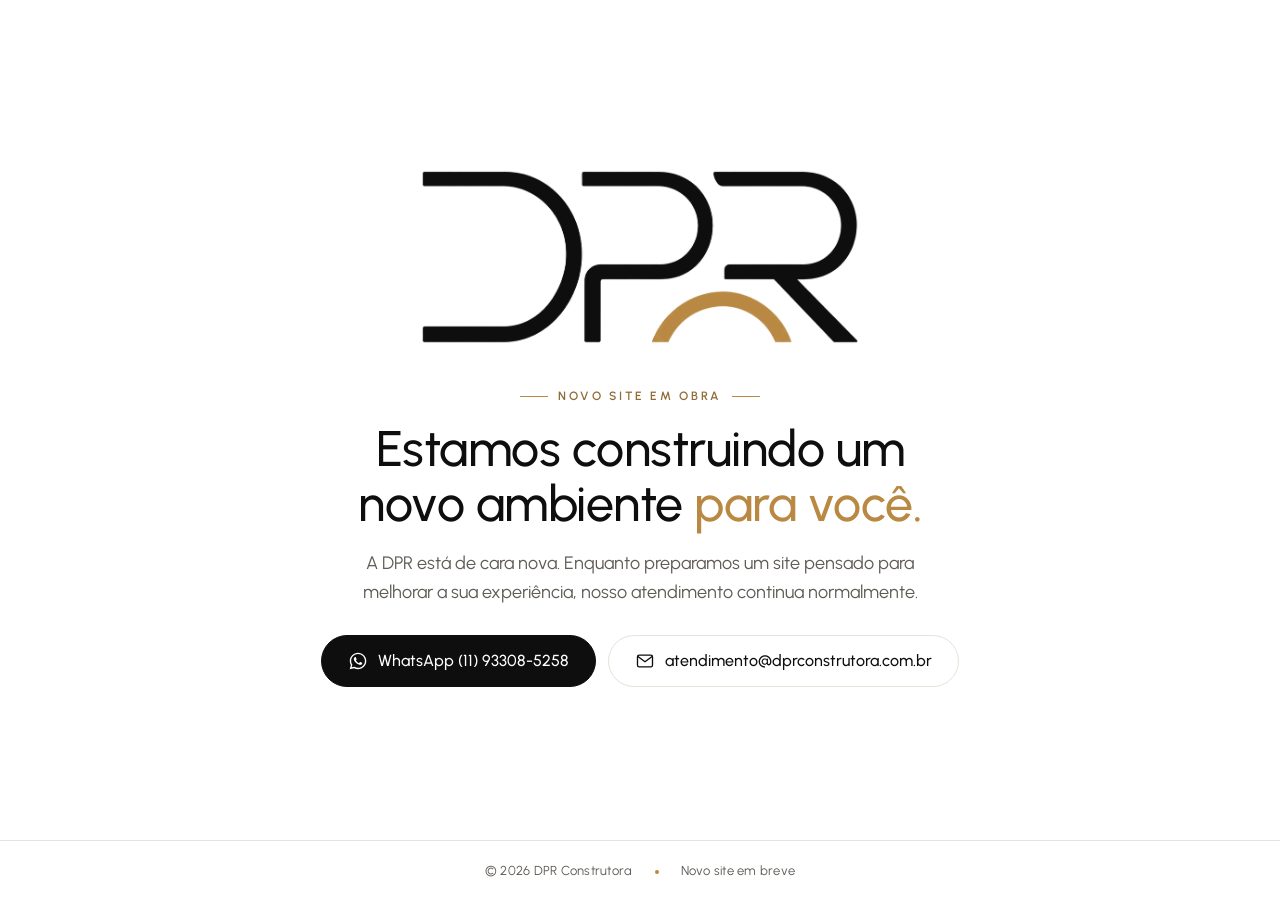
<file: em-construcao.html>
<!DOCTYPE html>
<html lang="pt-BR">
<head>
<meta charset="UTF-8">
<meta name="viewport" content="width=device-width, initial-scale=1">
<title>DPR Construtora | Novo site em obra</title>
<meta name="description" content="A DPR Construtora está construindo um novo ambiente digital para melhorar a sua experiência. Nosso atendimento continua normalmente.">
<!-- enquanto o site estiver em obra, a busca nao guarda esta pagina como a cara do site -->
<meta name="robots" content="noindex, follow">
<meta name="theme-color" content="#ffffff">
<meta property="og:title" content="DPR Construtora">
<meta property="og:description" content="Estamos construindo um novo ambiente para você.">
<meta property="og:image" content="https://www.construtoradpr.com.br/marca/dpr-logo.png">
<link rel="icon" type="image/png" sizes="32x32" href="/marca/dpr-icone.png">
<link rel="apple-touch-icon" href="/marca/dpr-icone-180.png">
<link rel="preconnect" href="https://fonts.googleapis.com">
<link rel="preconnect" href="https://fonts.gstatic.com" crossorigin>
<link rel="stylesheet" href="https://fonts.googleapis.com/css2?family=Urbanist:wght@300;400;500;600&display=swap">
<style>
  :root {
    --tinta: #0e0e0e;
    --ouro: #b98943;
    --ouro-escuro: #8f6a33;
    --fundo: #ffffff;
    --cinza: #5f5b55;
    --linha: #e7e2da;
  }
  *, *::before, *::after { box-sizing: border-box; }
  html, body { margin: 0; }
  body {
    min-height: 100vh; min-height: 100dvh;
    display: flex; flex-direction: column;
    background: var(--fundo); color: var(--tinta);
    font-family: 'Urbanist', 'Segoe UI', system-ui, -apple-system, sans-serif;
    -webkit-font-smoothing: antialiased;
    overflow-x: hidden;
  }
  main {
    flex: 1;
    display: flex; flex-direction: column; align-items: center; justify-content: center;
    gap: 44px;
    padding: 64px 24px 48px;
    text-align: center;
  }

  /* o logo em duas camadas: letras e o arco dourado, que se desenha como um sol nascendo */
  .logo { position: relative; width: min(440px, 78vw); aspect-ratio: 947 / 380; }
  .logo img { position: absolute; inset: 0; width: 100%; height: 100%; display: block; }
  .logo .letras { animation: surge 1.1s cubic-bezier(.2, .7, .2, 1) both; }
  @property --varre { syntax: '<angle>'; inherits: false; initial-value: 250deg; }
  .logo .arco {
    --varre: 250deg;
    -webkit-mask-image: conic-gradient(from 238deg at 68.48% 111.18%, #000 var(--varre), transparent 0);
            mask-image: conic-gradient(from 238deg at 68.48% 111.18%, #000 var(--varre), transparent 0);
    animation: nasce 1.6s cubic-bezier(.55, .1, .25, 1) .7s both;
  }
  @keyframes surge { from { opacity: 0; transform: translateY(10px); } to { opacity: 1; transform: none; } }
  @keyframes nasce { from { --varre: 0deg; } to { --varre: 250deg; } }

  .texto { display: flex; flex-direction: column; align-items: center; gap: 18px; max-width: 640px; animation: surge 1s cubic-bezier(.2, .7, .2, 1) 1.2s both; }
  .selo {
    display: inline-flex; align-items: center; gap: 10px;
    font-size: 12px; font-weight: 600; letter-spacing: .22em; text-transform: uppercase;
    color: var(--ouro-escuro);
  }
  .selo::before, .selo::after { content: ''; width: 28px; height: 1px; background: var(--ouro); }
  h1 {
    margin: 0;
    font-size: clamp(30px, 5.2vw, 50px); line-height: 1.1; font-weight: 500; letter-spacing: -.01em;
    text-wrap: balance;
  }
  h1 em { font-style: normal; color: var(--ouro); }
  .texto p { margin: 0; max-width: 52ch; font-size: clamp(16px, 2vw, 18px); line-height: 1.6; color: var(--cinza); font-weight: 400; }

  .contatos { display: flex; flex-wrap: wrap; justify-content: center; gap: 12px; margin-top: 10px; }
  .bt {
    display: inline-flex; align-items: center; justify-content: center; gap: 10px;
    min-height: 52px; padding: 0 26px; border-radius: 999px;
    font: 500 16px/1 'Urbanist', 'Segoe UI', system-ui, sans-serif; text-decoration: none;
    transition: background-color .2s, color .2s, border-color .2s, transform .2s;
  }
  .bt svg { width: 20px; height: 20px; flex: none; }
  .bt.cheio { background: var(--tinta); color: #fff; border: 1px solid var(--tinta); }
  .bt.cheio:hover { background: var(--ouro-escuro); border-color: var(--ouro-escuro); }
  .bt.vazado { background: transparent; color: var(--tinta); border: 1px solid var(--linha); }
  .bt.vazado:hover { border-color: var(--ouro); color: var(--ouro-escuro); }
  .bt:hover { transform: translateY(-1px); }
  .bt:focus-visible { outline: 2px solid var(--ouro); outline-offset: 3px; }
  .bt .curto { display: none; }

  footer {
    border-top: 1px solid var(--linha);
    padding: 22px 24px calc(22px + env(safe-area-inset-bottom));
    display: flex; justify-content: center; gap: 8px 22px; flex-wrap: wrap;
    font-size: 13px; color: var(--cinza); letter-spacing: .02em;
  }
  footer span + span::before { content: ''; display: inline-block; width: 4px; height: 4px; border-radius: 50%; background: var(--ouro); margin-right: 22px; vertical-align: middle; }

  @media (max-width: 560px) {
    main { gap: 36px; padding: 48px 20px 36px; }
    .contatos { flex-direction: column; align-self: stretch; width: 100%; }
    .bt { width: 100%; }
    footer { flex-direction: column; align-items: center; text-align: center; }
    footer span + span::before { display: none; }
  }
  @media (max-width: 420px) {
    .bt .longo { display: none; }
    .bt .curto { display: inline; }
  }
  @media (prefers-reduced-motion: reduce) {
    .logo .letras, .logo .arco, .texto { animation: none; }
    .bt { transition: none; }
  }
</style>
</head>
<body>
<main>
  <div class="logo" role="img" aria-label="DPR Construtora">
    <img class="letras" src="/marca/dpr-letras.png" alt="" width="947" height="380">
    <img class="arco" src="/marca/dpr-arco.png" alt="" width="947" height="380">
  </div>

  <div class="texto">
    <span class="selo">Novo site em obra</span>
    <h1>Estamos construindo um novo ambiente <em>para você.</em></h1>
    <p>A DPR está de cara nova. Enquanto preparamos um site pensado para melhorar a sua experiência, nosso atendimento continua normalmente.</p>
    <div class="contatos">
      <a class="bt cheio" href="https://wa.me/5511933085258?text=Ol%C3%A1%2C%20vim%20pelo%20site%20da%20DPR." target="_blank" rel="noopener">
        <svg viewBox="0 0 24 24" fill="currentColor" aria-hidden="true"><path d="M12.04 2C6.58 2 2.13 6.45 2.13 11.91c0 1.75.46 3.45 1.32 4.95L2.05 22l5.25-1.38a9.86 9.86 0 0 0 4.74 1.21c5.46 0 9.91-4.45 9.91-9.91C21.95 6.45 17.5 2 12.04 2zm0 18.15a8.2 8.2 0 0 1-4.18-1.15l-.3-.18-3.12.82.83-3.04-.2-.31a8.22 8.22 0 0 1-1.26-4.38c0-4.54 3.7-8.24 8.24-8.24 4.54 0 8.23 3.7 8.23 8.24 0 4.54-3.7 8.24-8.24 8.24zm4.52-6.16c-.25-.12-1.47-.72-1.7-.81-.23-.08-.39-.12-.56.13-.16.25-.64.81-.79.97-.14.17-.29.19-.54.06-.25-.12-1.05-.39-1.99-1.23-.74-.66-1.23-1.47-1.38-1.72-.14-.25-.02-.38.11-.5.11-.11.25-.29.37-.43.13-.15.17-.25.25-.42.08-.17.04-.31-.02-.43-.06-.13-.56-1.34-.76-1.84-.2-.48-.41-.42-.56-.43h-.48c-.17 0-.43.06-.66.31-.23.25-.87.85-.87 2.07 0 1.22.89 2.4 1.01 2.56.12.17 1.75 2.67 4.24 3.74.59.26 1.05.41 1.41.52.59.19 1.13.16 1.56.1.48-.07 1.47-.6 1.67-1.18.21-.58.21-1.07.14-1.18-.06-.1-.22-.16-.47-.28z"/></svg>
        WhatsApp (11) 93308-5258
      </a>
      <a class="bt vazado" href="mailto:atendimento@dprconstrutora.com.br">
        <svg viewBox="0 0 24 24" fill="none" stroke="currentColor" stroke-width="1.6" stroke-linecap="round" stroke-linejoin="round" aria-hidden="true"><rect x="3" y="5" width="18" height="14" rx="2"/><path d="M3.5 6.5 12 13l8.5-6.5"/></svg>
        <span class="longo">atendimento@dprconstrutora.com.br</span><span class="curto">Enviar e-mail</span>
      </a>
    </div>
  </div>
</main>
<footer>
  <span>© 2026 DPR Construtora</span>
  <span>Novo site em breve</span>
</footer>
</body>
</html>
</file>
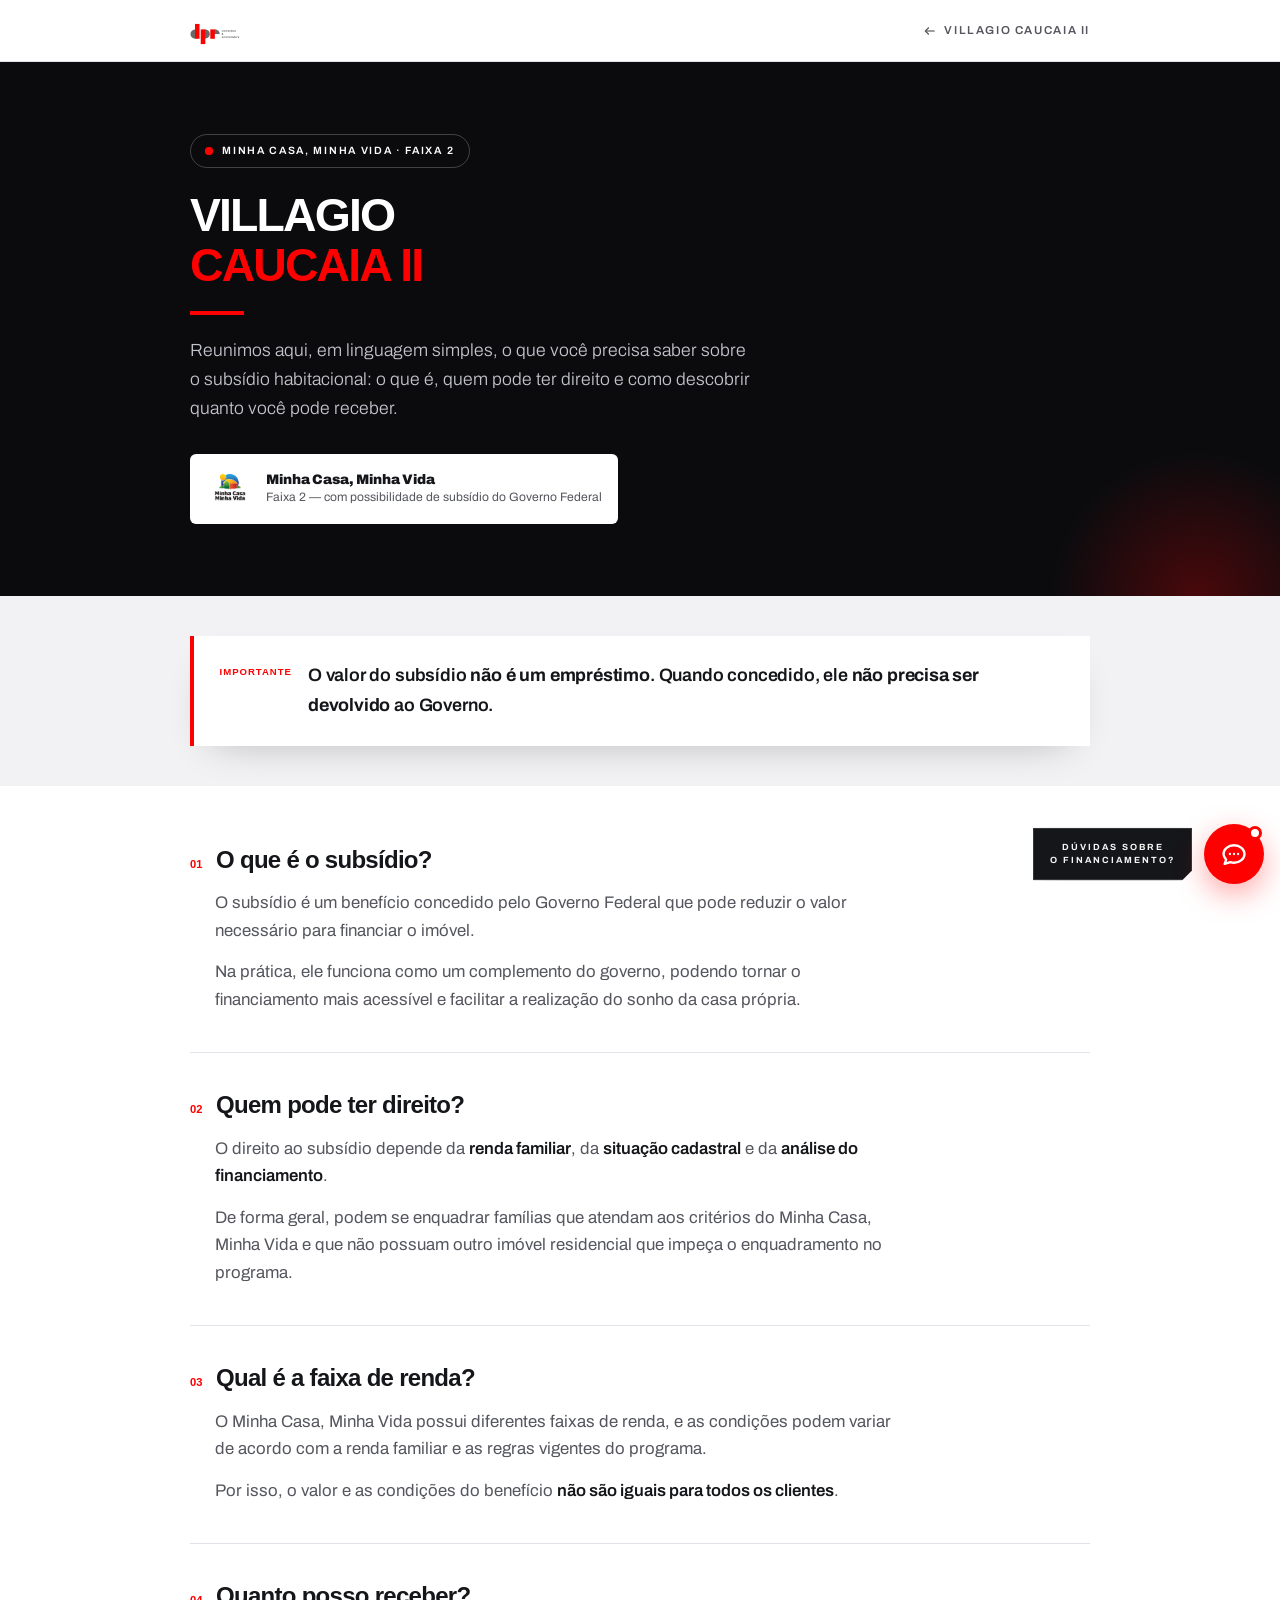
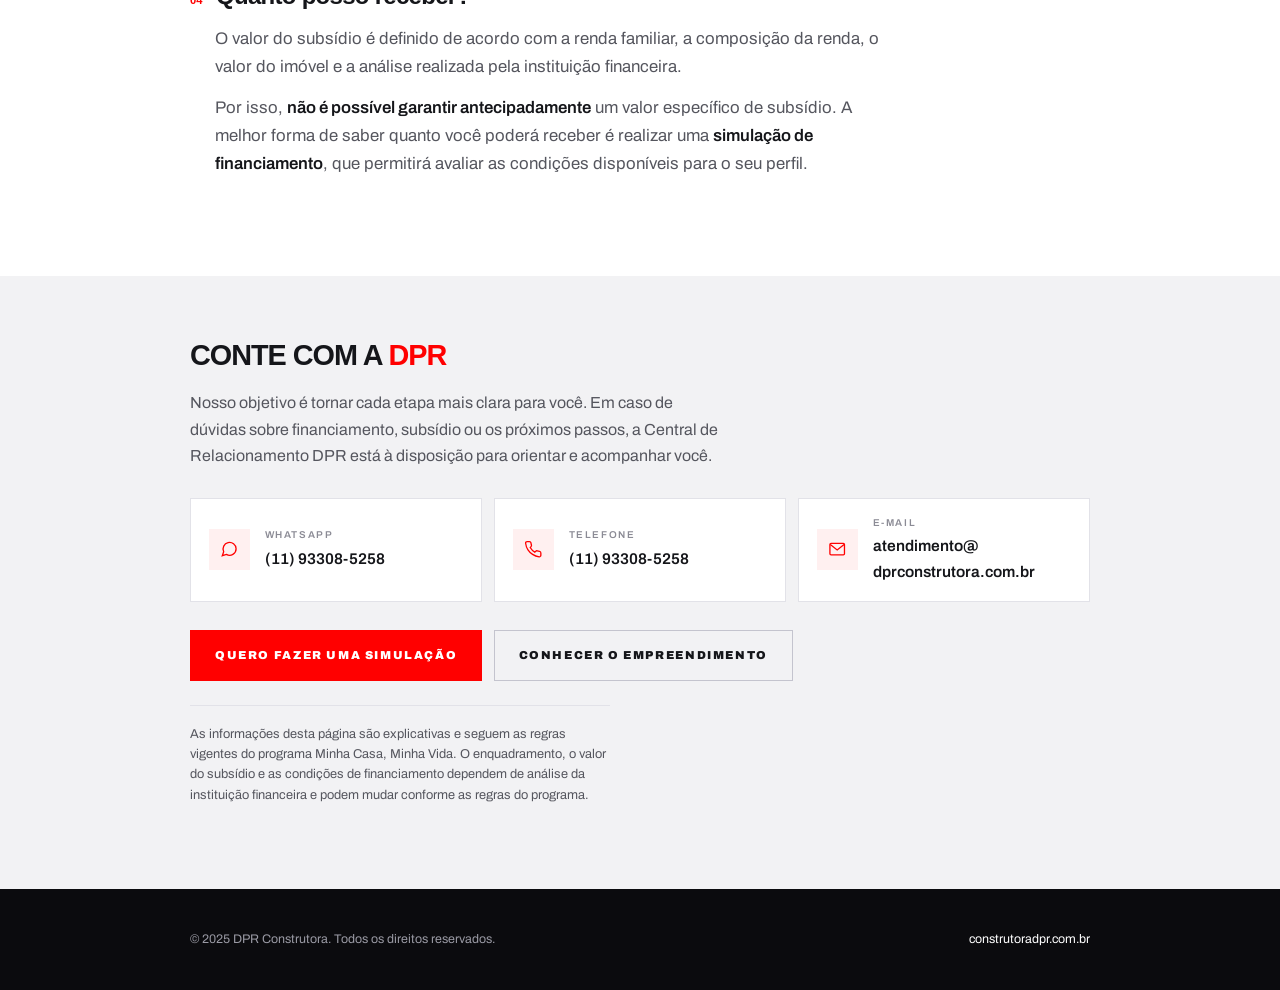
<file: minha-casa-minha-vida.html>
<!DOCTYPE html>
<html lang="pt-br">
<head>
    <meta charset="UTF-8">
    <meta name="viewport" content="width=device-width, initial-scale=1.0">
    <title>Minha Casa, Minha Vida no Villagio Caucaia II | DPR Construtora</title>
    <meta name="description" content="Como funciona o subsídio do Minha Casa, Minha Vida no Villagio Caucaia II, Faixa 2: o que é, quem pode ter direito, faixas de renda e como simular o financiamento.">
    <link rel="canonical" href="https://www.construtoradpr.com.br/minha-casa-minha-vida.html">
    <meta property="og:type" content="article">
    <meta property="og:locale" content="pt_BR">
    <meta property="og:site_name" content="DPR Construtora">
    <meta property="og:url" content="https://www.construtoradpr.com.br/minha-casa-minha-vida.html">
    <meta property="og:title" content="Minha Casa, Minha Vida no Villagio Caucaia II | DPR Construtora">
    <meta property="og:description" content="O que é o subsídio, quem pode ter direito, as faixas de renda e como descobrir quanto você pode receber.">
    <meta property="og:image" content="https://assets.zyrosite.com/cdn-cgi/image/format%3Dauto%2Cw%3D1200%2Cfit%3Dcrop/YleQ4o2PylfbL5GD/captura-de-tela-2025-07-14-153514-dOqDZPvgawIE5ZZ7.png">
    <meta name="twitter:card" content="summary_large_image">
    <link href="https://fonts.googleapis.com/css2?family=Syncopate:wght@700;800&family=Archivo:wght@300;400;600;900&display=swap" rel="stylesheet">
    <style>
        /* =================================================================
           A PAGINA DO SUBSIDIO.
           Ela substitui um PDF de 4 MB. Por isso tres coisas mandam aqui:
           abrir rapido no celular, ser facil de ler de cima a baixo, e dar
           para imprimir -- quem vai a Caixa ou ao corretor leva no papel.
           ================================================================= */

        :root {
            --vermelho: #ff0000;
            --vermelho-fundo: #c40000;
            --preto: #0b0b0e;
            --tinta: #15161a;
            --cinza: #55565e;
            --cinza-claro: #8b8b95;
            --branco: #ffffff;
            --gelo: #f2f2f4;
            --linha: #e2e2e8;
        }

        * { margin: 0; padding: 0; box-sizing: border-box; }
        html { scroll-behavior: smooth; -webkit-text-size-adjust: 100%; }

        body {
            background: var(--branco);
            color: var(--tinta);
            font-family: 'Archivo', sans-serif;
            font-size: 1rem;
            line-height: 1.65;
            -webkit-font-smoothing: antialiased;
            overflow-x: hidden;
        }

        img { max-width: 100%; display: block; }
        a { color: inherit; }

        .dentro {
            width: 100%;
            max-width: 980px;
            margin-inline: auto;
            padding-inline: clamp(1.15rem, 5vw, 2.5rem);
        }

        :focus-visible { outline: 3px solid var(--vermelho); outline-offset: 3px; }

        /* ------------------------- topo ------------------------- */

        .topo {
            position: sticky;
            top: 0;
            z-index: 20;
            background: rgba(255, 255, 255, 0.97);
            backdrop-filter: blur(14px);
            -webkit-backdrop-filter: blur(14px);
            border-bottom: 1px solid var(--linha);
        }

        .topo .dentro {
            display: flex;
            align-items: center;
            justify-content: space-between;
            gap: 1rem;
            padding-block: 0.85rem;
        }

        .topo img { height: 34px; width: auto; }

        .voltar {
            display: inline-flex;
            align-items: center;
            gap: 0.45rem;
            font-size: 0.72rem;
            font-weight: 600;
            letter-spacing: 0.14em;
            text-transform: uppercase;
            color: var(--cinza);
            text-decoration: none;
            transition: color 0.25s ease;
        }

        .voltar:hover { color: var(--vermelho); }

        /* ------------------------- abertura ------------------------- */

        .abertura {
            background: var(--preto);
            color: var(--branco);
            padding-block: clamp(2.75rem, 9vw, 4.5rem);
            position: relative;
            overflow: hidden;
        }

        .abertura::before {
            content: "";
            position: absolute;
            inset: auto -10% -40% auto;
            width: min(70vw, 420px);
            aspect-ratio: 1;
            border-radius: 50%;
            background: radial-gradient(circle closest-side, rgba(255, 0, 0, 0.26), transparent 70%);
        }

        .abertura .dentro { position: relative; }

        .selo-faixa {
            display: inline-flex;
            align-items: center;
            gap: 0.6rem;
            padding: 0.45rem 0.9rem;
            margin-bottom: 1.4rem;
            border: 1px solid rgba(255, 255, 255, 0.22);
            border-radius: 999px;
            font-size: 0.66rem;
            font-weight: 600;
            letter-spacing: 0.16em;
            text-transform: uppercase;
        }

        .selo-faixa::before {
            content: "";
            width: 0.45rem;
            height: 0.45rem;
            border-radius: 50%;
            background: var(--vermelho);
            flex: none;
        }

        .abertura h1 {
            font-family: 'Syncopate', sans-serif;
            font-size: clamp(1.5rem, 1rem + 3.4vw, 2.9rem);
            font-weight: 800;
            line-height: 1.08;
            letter-spacing: -0.04em;
            text-transform: uppercase;
        }

        .abertura h1 span { color: var(--vermelho); }

        .abertura .linha-fina {
            width: 54px;
            height: 4px;
            margin: 1.3rem 0 1.3rem;
            background: var(--vermelho);
        }

        .abertura p {
            max-width: 56ch;
            font-size: clamp(0.98rem, 0.95rem + 0.25vw, 1.1rem);
            font-weight: 300;
            color: #c3c3cc;
        }

        .mcmv-selo {
            display: flex;
            align-items: center;
            gap: 0.9rem;
            margin-top: 1.9rem;
            padding: 0.75rem 1rem;
            background: var(--branco);
            border-radius: 6px;
            width: fit-content;
            max-width: 100%;
        }

        .mcmv-selo img { width: 46px; height: 46px; flex: none; }

        .mcmv-selo b {
            display: block;
            font-size: 0.86rem;
            font-weight: 900;
            color: var(--tinta);
            line-height: 1.3;
        }

        .mcmv-selo span {
            display: block;
            font-size: 0.76rem;
            color: var(--cinza);
            line-height: 1.4;
        }

        /* ------------------------- o aviso ------------------------- */

        .aviso {
            background: var(--gelo);
            padding-block: clamp(1.75rem, 5vw, 2.5rem);
        }

        .aviso .caixa {
            display: flex;
            gap: 1rem;
            padding: clamp(1.1rem, 3.5vw, 1.6rem);
            background: var(--branco);
            border-left: 4px solid var(--vermelho);
            box-shadow: 0 1rem 2.5rem -1.4rem rgba(11, 11, 14, 0.3);
        }

        .aviso .marca {
            flex: none;
            font-family: 'Syncopate', sans-serif;
            font-size: 0.6rem;
            font-weight: 800;
            letter-spacing: 0.1em;
            color: var(--vermelho);
            padding-top: 0.2rem;
        }

        .aviso p {
            font-size: clamp(0.98rem, 0.94rem + 0.3vw, 1.12rem);
            font-weight: 600;
            letter-spacing: -0.01em;
        }

        /* ------------------------- as perguntas ------------------------- */

        .conteudo { padding-block: clamp(2.25rem, 7vw, 3.75rem); }

        .bloco {
            padding-block: clamp(1.6rem, 4.5vw, 2.4rem);
            border-top: 1px solid var(--linha);
        }

        .bloco:first-of-type { border-top: 0; padding-top: 0; }

        .bloco-cabeca {
            display: flex;
            align-items: baseline;
            gap: 0.85rem;
            margin-bottom: 0.9rem;
        }

        .bloco-num {
            flex: none;
            font-family: 'Syncopate', sans-serif;
            font-size: 0.7rem;
            font-weight: 800;
            color: var(--vermelho);
        }

        .bloco h2 {
            font-family: 'Syncopate', sans-serif;
            font-size: clamp(1rem, 0.9rem + 1vw, 1.5rem);
            font-weight: 700;
            line-height: 1.2;
            letter-spacing: -0.03em;
        }

        .bloco p {
            max-width: 68ch;
            margin-left: calc(0.7rem + 0.85rem);
            color: var(--cinza);
            font-size: clamp(0.96rem, 0.93rem + 0.22vw, 1.05rem);
        }

        .bloco p + p { margin-top: 0.85rem; }
        .bloco p b { color: var(--tinta); font-weight: 600; }

        @media (max-width: 560px) {
            .bloco p { margin-left: 0; }
        }

        /* ------------------------- a chamada ------------------------- */

        .chamada {
            background: var(--gelo);
            padding-block: clamp(2.25rem, 7vw, 3.5rem);
        }

        .chamada h2 {
            font-family: 'Syncopate', sans-serif;
            font-size: clamp(1.15rem, 0.95rem + 1.3vw, 1.8rem);
            font-weight: 800;
            letter-spacing: -0.035em;
            text-transform: uppercase;
            margin-bottom: 0.7rem;
        }

        .chamada h2 span { color: var(--vermelho); }

        .chamada > .dentro > p {
            max-width: 60ch;
            color: var(--cinza);
            margin-bottom: 1.75rem;
        }

        .canais {
            display: grid;
            gap: 0.75rem;
            grid-template-columns: repeat(auto-fit, minmax(min(100%, 240px), 1fr));
            list-style: none;
        }

        .canais a {
            display: flex;
            align-items: center;
            gap: 0.9rem;
            height: 100%;
            padding: 1rem 1.1rem;
            background: var(--branco);
            border: 1px solid var(--linha);
            text-decoration: none;
            transition: border-color 0.25s ease, transform 0.25s ease, box-shadow 0.25s ease;
        }

        .canais a:hover {
            border-color: var(--vermelho);
            transform: translateY(-2px);
            box-shadow: 0 0.9rem 2rem -1rem rgba(11, 11, 14, 0.28);
        }

        .canais .ico {
            flex: none;
            display: grid;
            place-items: center;
            width: 2.6rem;
            height: 2.6rem;
            background: #fff0f0;
        }

        .canais svg { width: 1.15rem; height: 1.15rem; stroke: var(--vermelho); fill: none; stroke-width: 1.7; }

        .canais .rot {
            display: block;
            font-size: 0.62rem;
            font-weight: 600;
            letter-spacing: 0.16em;
            text-transform: uppercase;
            color: var(--cinza-claro);
            margin-bottom: 0.15rem;
        }

        .canais .val {
            display: block;
            font-size: 0.97rem;
            font-weight: 600;
            color: var(--tinta);
            /* quebra preferencialmente no <wbr> depois do @; so parte a
               palavra se nem assim couber */
            overflow-wrap: anywhere;
        }

        .acoes {
            display: flex;
            flex-wrap: wrap;
            gap: 0.7rem;
            margin-top: 1.75rem;
        }

        .btn {
            display: inline-flex;
            align-items: center;
            justify-content: center;
            gap: 0.5rem;
            padding: 0.95rem 1.5rem;
            font-size: 0.72rem;
            font-weight: 900;
            letter-spacing: 0.14em;
            text-transform: uppercase;
            text-decoration: none;
            border: 1px solid transparent;
            transition: background 0.25s ease, color 0.25s ease, border-color 0.25s ease, transform 0.25s ease;
        }

        .btn-cheio { background: var(--vermelho); color: var(--branco); }
        .btn-cheio:hover { background: var(--vermelho-fundo); transform: translateY(-2px); }

        .btn-vazio { background: transparent; color: var(--tinta); border-color: #c4c4ce; }
        .btn-vazio:hover { border-color: var(--vermelho); color: var(--vermelho); }

        /* ------------------------- rodapé ------------------------- */

        .rodape {
            background: var(--preto);
            color: #9a9aa4;
            padding-block: clamp(1.75rem, 5vw, 2.5rem);
            font-size: 0.78rem;
        }

        .rodape .dentro {
            display: flex;
            flex-wrap: wrap;
            align-items: center;
            justify-content: space-between;
            gap: 0.9rem;
        }

        .rodape a { color: var(--branco); text-decoration: none; }
        .rodape a:hover { color: var(--vermelho); }

        .nota {
            margin-top: 1.5rem;
            padding-top: 1.1rem;
            border-top: 1px solid var(--linha);
            font-size: 0.8rem;
            line-height: 1.6;
            color: var(--cinza-claro);
            max-width: 72ch;
        }

        /* ------------------------- impressão -------------------------
           Esta pagina substitui um PDF, e muita gente vai levar impresso
           ao corretor ou ao banco. Entao ela precisa sair bem no papel. */
        @media print {
            .topo, .chamada .acoes, .rodape { display: none !important; }
            body { font-size: 11pt; color: #000; }
            .abertura { background: #fff !important; color: #000 !important; padding-block: 0 !important; }
            .abertura p { color: #333 !important; }
            .abertura::before { display: none; }
            .selo-faixa { border-color: #000; }
            .aviso, .chamada { background: #fff !important; }
            .aviso .caixa { box-shadow: none; }
            .canais a { border: 1px solid #999; }
            .bloco { break-inside: avoid; }
            .dentro { max-width: none; padding-inline: 0; }
        }
    </style>
</head>
<body>

<header class="topo">
    <div class="dentro">
        <a href="index.html" aria-label="DPR Construtora, início"><img src="logo.png" alt="DPR Construtora"></a>
        <a class="voltar" href="caucaia2.html">
            <svg width="14" height="14" viewBox="0 0 24 24" fill="none" stroke="currentColor" stroke-width="2" aria-hidden="true"><line x1="20" y1="12" x2="4" y2="12"></line><polyline points="10 18 4 12 10 6"></polyline></svg>
            Villagio Caucaia II
        </a>
    </div>
</header>

<main>

    <section class="abertura">
        <div class="dentro">
            <span class="selo-faixa">Minha Casa, Minha Vida &middot; Faixa 2</span>
            <h1>Villagio<br><span>Caucaia II</span></h1>
            <div class="linha-fina"></div>
            <p>
                Reunimos aqui, em linguagem simples, o que você precisa saber sobre o
                subsídio habitacional: o que é, quem pode ter direito e como descobrir
                quanto você pode receber.
            </p>

            <div class="mcmv-selo">
                <img src="logo-minha-casa-minha-vida.webp" alt="Minha Casa, Minha Vida" width="150" height="150">
                <span>
                    <b>Minha Casa, Minha Vida</b>
                    <span>Faixa 2 &mdash; com possibilidade de subsídio do Governo Federal</span>
                </span>
            </div>
        </div>
    </section>

    <section class="aviso">
        <div class="dentro">
            <div class="caixa">
                <span class="marca">IMPORTANTE</span>
                <p>
                    O valor do subsídio <b>não é um empréstimo</b>. Quando concedido,
                    ele <b>não precisa ser devolvido</b> ao Governo.
                </p>
            </div>
        </div>
    </section>

    <section class="conteudo">
        <div class="dentro">

            <article class="bloco">
                <div class="bloco-cabeca">
                    <span class="bloco-num">01</span>
                    <h2>O que é o subsídio?</h2>
                </div>
                <p>
                    O subsídio é um benefício concedido pelo Governo Federal que pode
                    reduzir o valor necessário para financiar o imóvel.
                </p>
                <p>
                    Na prática, ele funciona como um complemento do governo, podendo
                    tornar o financiamento mais acessível e facilitar a realização do
                    sonho da casa própria.
                </p>
            </article>

            <article class="bloco">
                <div class="bloco-cabeca">
                    <span class="bloco-num">02</span>
                    <h2>Quem pode ter direito?</h2>
                </div>
                <p>
                    O direito ao subsídio depende da <b>renda familiar</b>, da
                    <b>situação cadastral</b> e da <b>análise do financiamento</b>.
                </p>
                <p>
                    De forma geral, podem se enquadrar famílias que atendam aos
                    critérios do Minha Casa, Minha Vida e que não possuam outro imóvel
                    residencial que impeça o enquadramento no programa.
                </p>
            </article>

            <article class="bloco">
                <div class="bloco-cabeca">
                    <span class="bloco-num">03</span>
                    <h2>Qual é a faixa de renda?</h2>
                </div>
                <p>
                    O Minha Casa, Minha Vida possui diferentes faixas de renda, e as
                    condições podem variar de acordo com a renda familiar e as regras
                    vigentes do programa.
                </p>
                <p>
                    Por isso, o valor e as condições do benefício
                    <b>não são iguais para todos os clientes</b>.
                </p>
            </article>

            <article class="bloco">
                <div class="bloco-cabeca">
                    <span class="bloco-num">04</span>
                    <h2>Quanto posso receber?</h2>
                </div>
                <p>
                    O valor do subsídio é definido de acordo com a renda familiar, a
                    composição da renda, o valor do imóvel e a análise realizada pela
                    instituição financeira.
                </p>
                <p>
                    Por isso, <b>não é possível garantir antecipadamente</b> um valor
                    específico de subsídio. A melhor forma de saber quanto você poderá
                    receber é realizar uma <b>simulação de financiamento</b>, que
                    permitirá avaliar as condições disponíveis para o seu perfil.
                </p>
            </article>

        </div>
    </section>

    <section class="chamada">
        <div class="dentro">
            <h2>Conte com a <span>DPR</span></h2>
            <p>
                Nosso objetivo é tornar cada etapa mais clara para você. Em caso de
                dúvidas sobre financiamento, subsídio ou os próximos passos, a Central
                de Relacionamento DPR está à disposição para orientar e acompanhar você.
            </p>

            <ul class="canais">
                <li>
                    <a href="https://wa.me/5511933085258" target="_blank" rel="noopener">
                        <span class="ico"><svg viewBox="0 0 24 24" aria-hidden="true"><path d="M21 11.5a8.4 8.4 0 0 1-12.6 7.3L3 20.5l1.8-5.2A8.5 8.5 0 1 1 21 11.5z"></path></svg></span>
                        <span><span class="rot">WhatsApp</span><span class="val">(11) 93308-5258</span></span>
                    </a>
                </li>
                <li>
                    <a href="tel:+5511933085258">
                        <span class="ico"><svg viewBox="0 0 24 24" aria-hidden="true"><path d="M22 16.9v3a2 2 0 0 1-2.2 2 19.8 19.8 0 0 1-8.6-3.1 19.5 19.5 0 0 1-6-6A19.8 19.8 0 0 1 2.1 4.2 2 2 0 0 1 4.1 2h3a2 2 0 0 1 2 1.7c.1 1 .3 1.9.6 2.8a2 2 0 0 1-.5 2.1L8.1 9.8a16 16 0 0 0 6 6l1.2-1.1a2 2 0 0 1 2.1-.5c.9.3 1.8.5 2.8.6a2 2 0 0 1 1.8 2z"></path></svg></span>
                        <span><span class="rot">Telefone</span><span class="val">(11) 93308-5258</span></span>
                    </a>
                </li>
                <li>
                    <a href="mailto:atendimento@dprconstrutora.com.br">
                        <span class="ico"><svg viewBox="0 0 24 24" aria-hidden="true"><rect x="2.5" y="4.5" width="19" height="15" rx="1.5"></rect><path d="M3 6l9 7 9-7"></path></svg></span>
                        <span><span class="rot">E-mail</span><span class="val">atendimento@<wbr>dprconstrutora.com.br</span></span>
                    </a>
                </li>
            </ul>

            <div class="acoes">
                <a class="btn btn-cheio" href="https://wa.me/5511933085258?text=Ol%C3%A1!%20Quero%20fazer%20uma%20simula%C3%A7%C3%A3o%20de%20financiamento%20do%20Villagio%20Caucaia%20II." target="_blank" rel="noopener">Quero fazer uma simulação</a>
                <a class="btn btn-vazio" href="caucaia2.html">Conhecer o empreendimento</a>
            </div>

            <p class="nota">
                As informações desta página são explicativas e seguem as regras
                vigentes do programa Minha Casa, Minha Vida. O enquadramento, o valor
                do subsídio e as condições de financiamento dependem de análise da
                instituição financeira e podem mudar conforme as regras do programa.
            </p>
        </div>
    </section>

</main>

<footer class="rodape">
    <div class="dentro">
        <span>&copy; 2025 DPR Construtora. Todos os direitos reservados.</span>
        <a href="index.html">construtoradpr.com.br</a>
    </div>
</footer>

<script src="chat-dpr.js" defer></script>
</body>
</html>
</file>
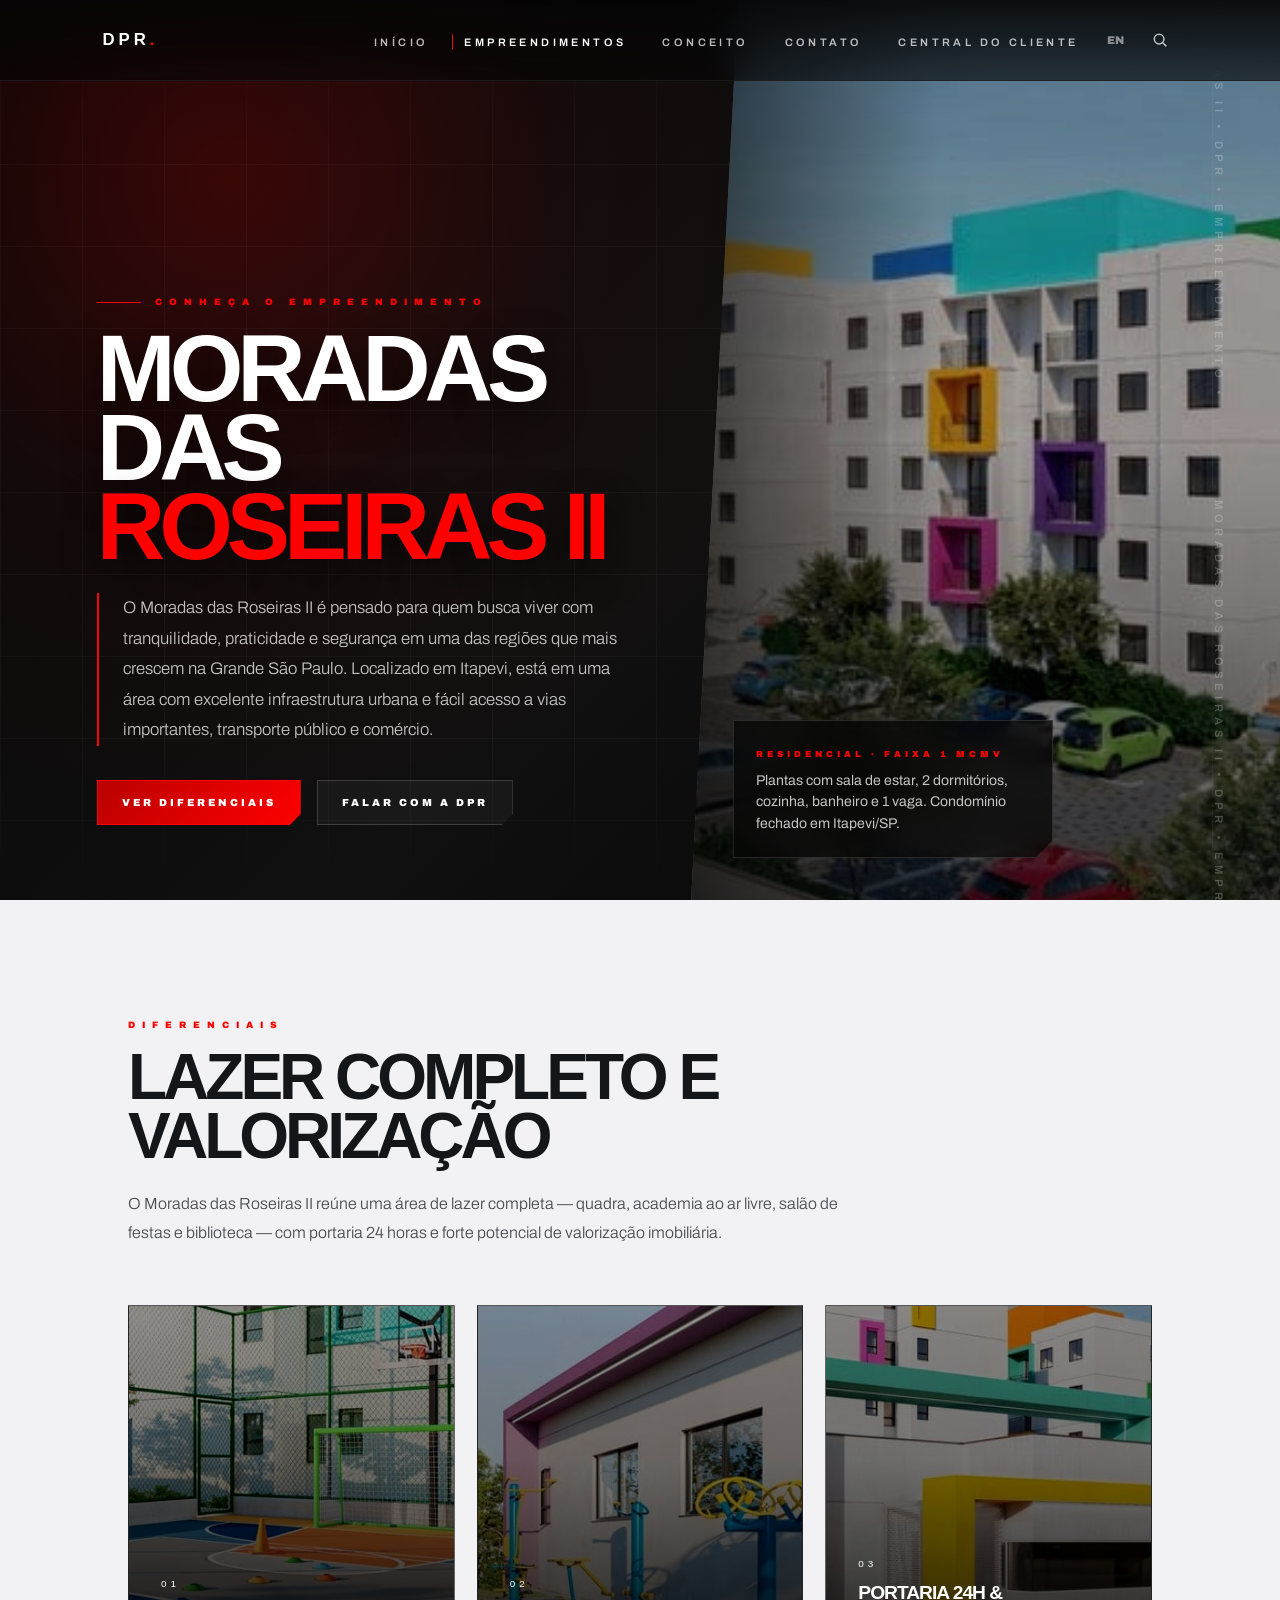
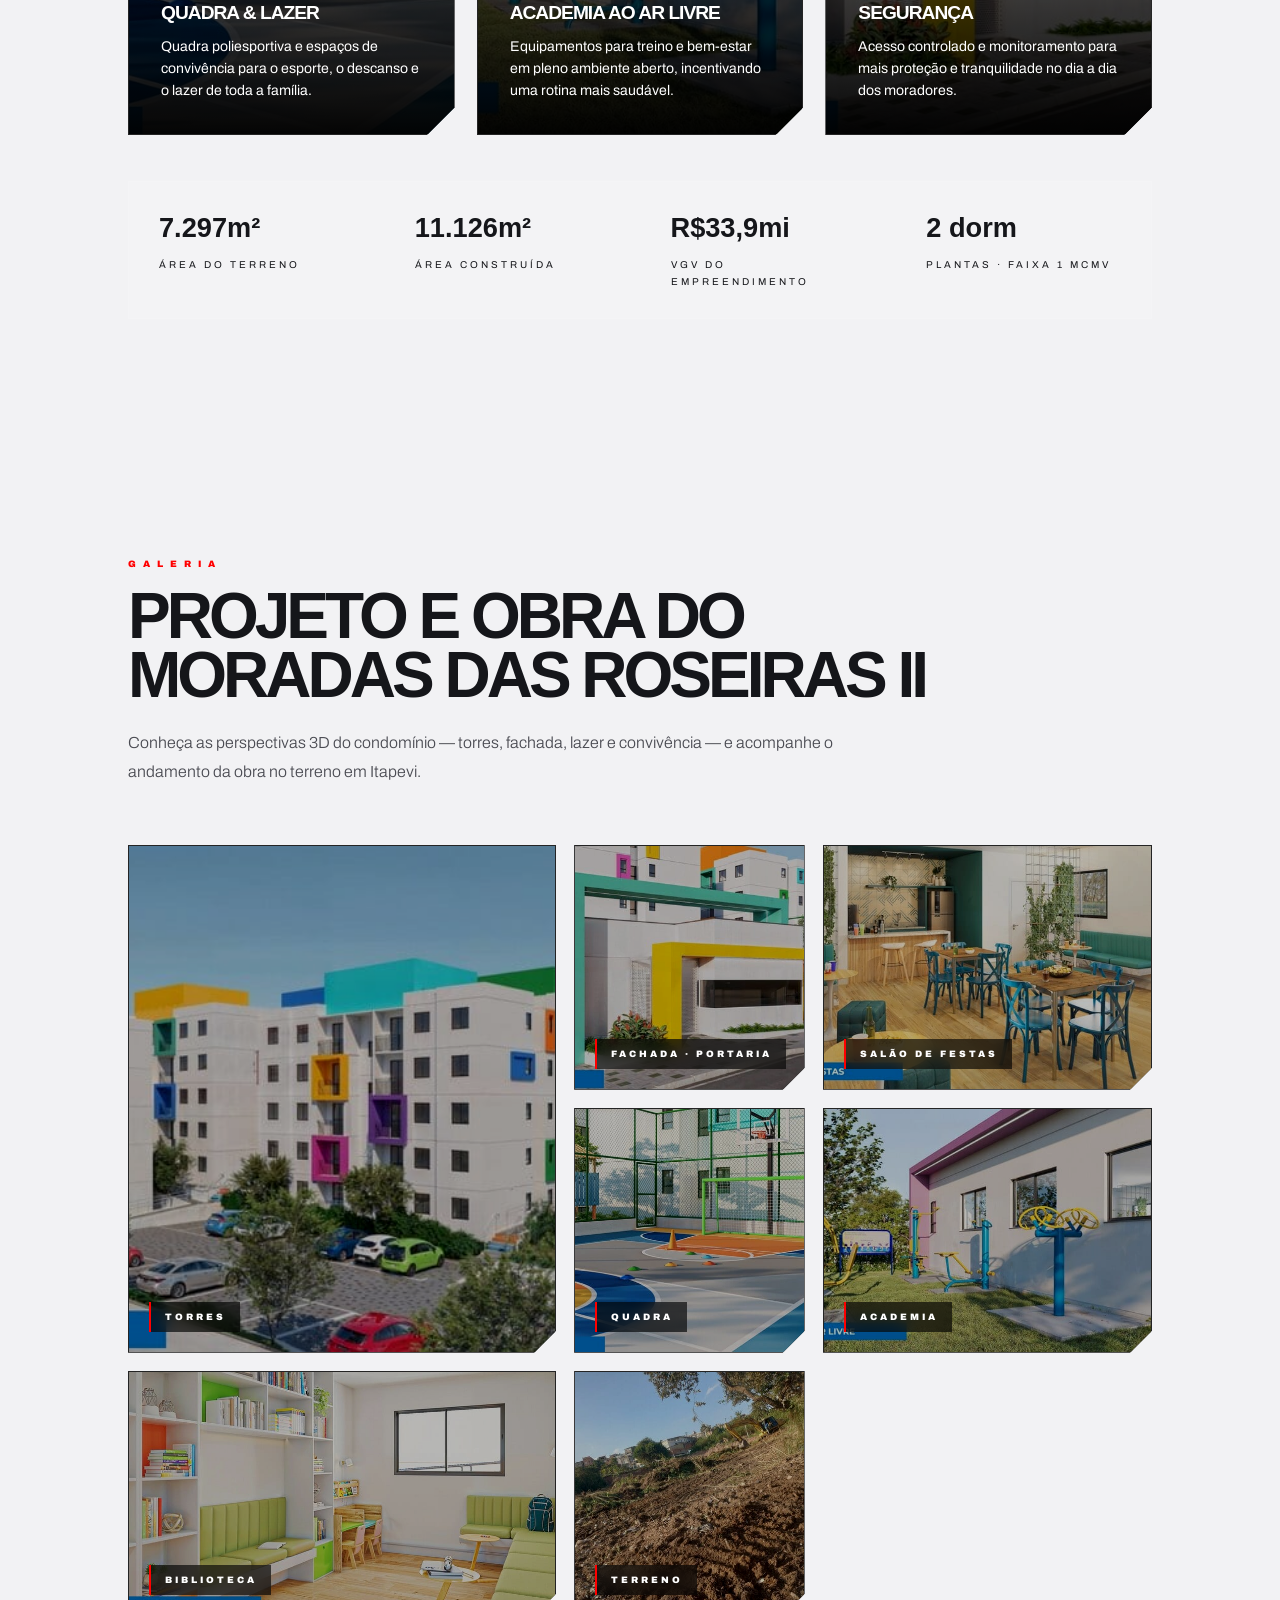
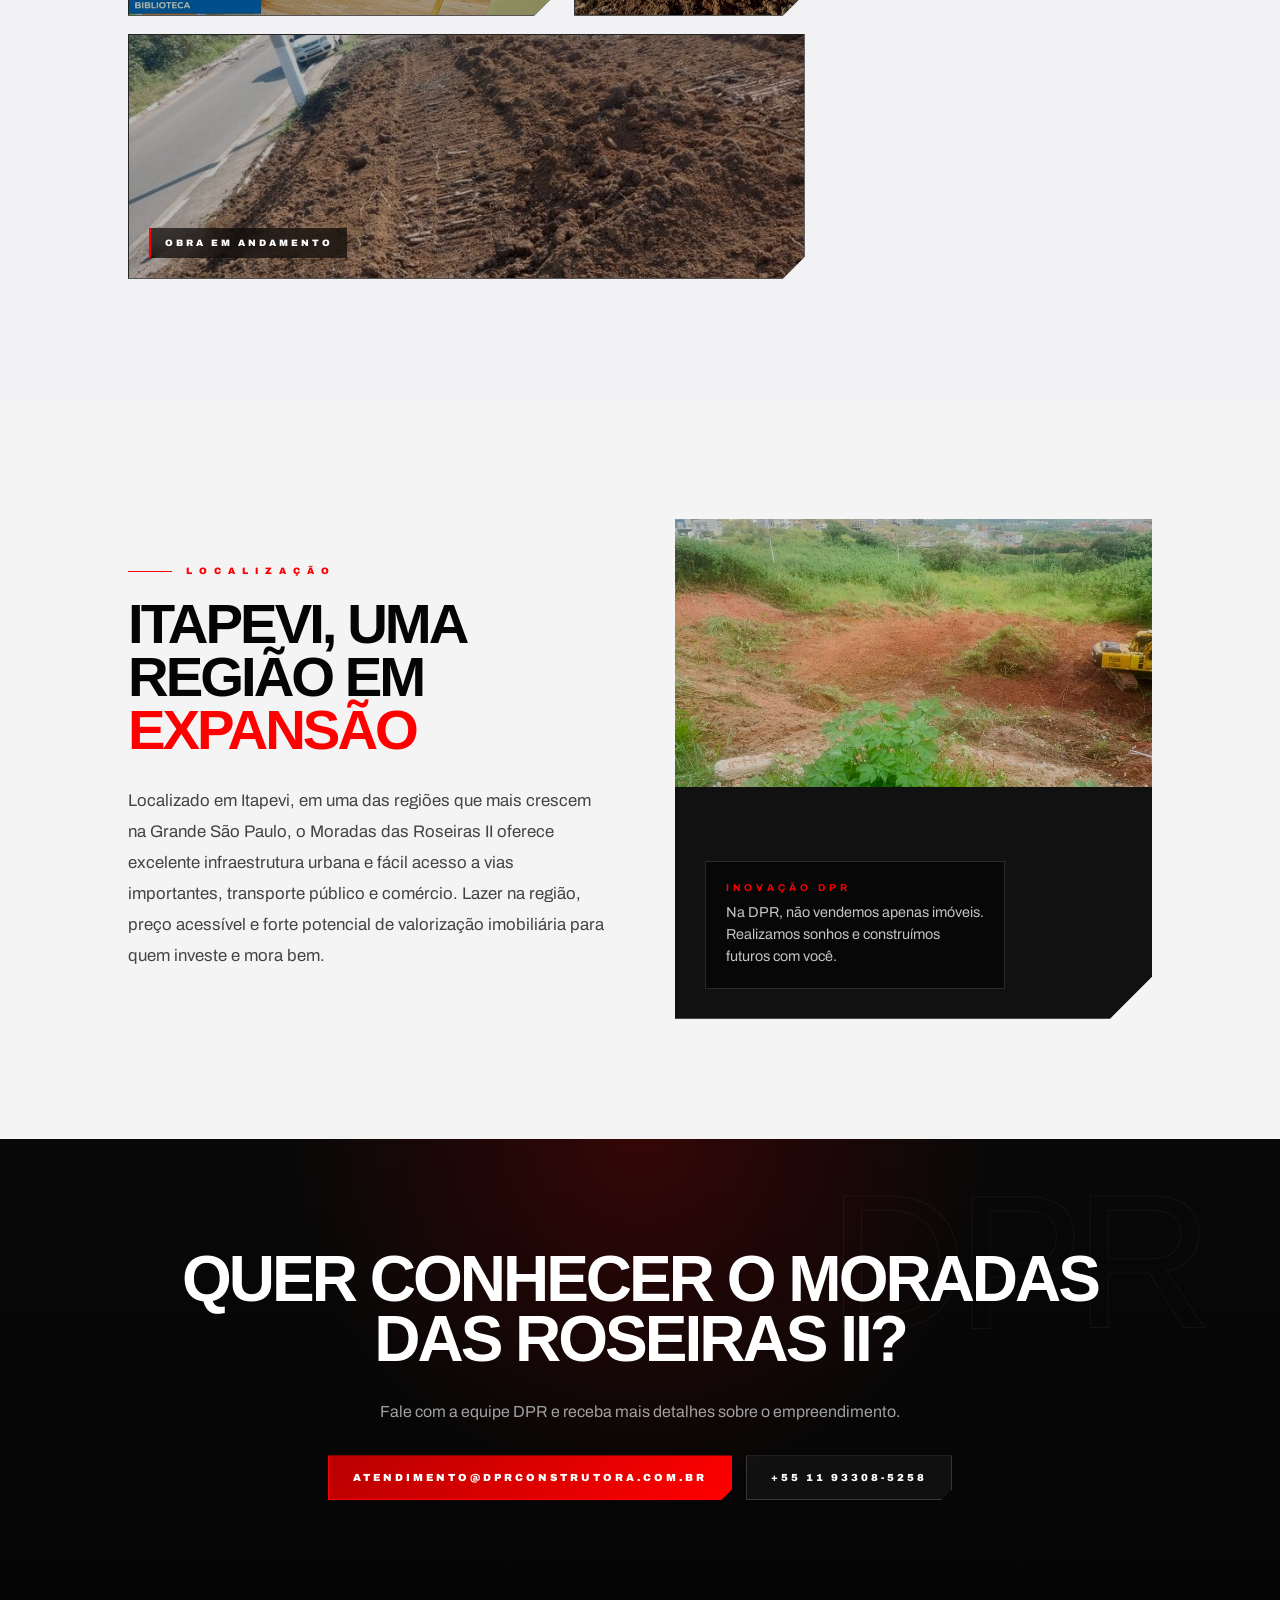
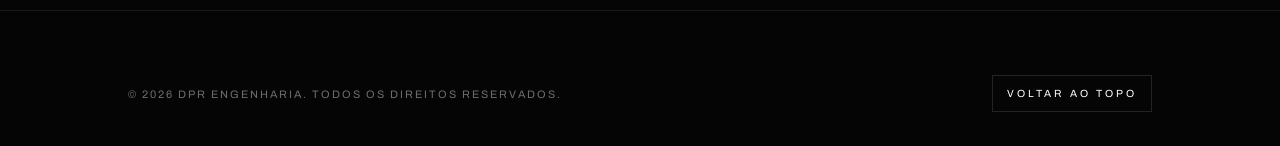
<file: moradadasroseiras2.html>
<!DOCTYPE html>
<html lang="pt-br">
<head>
    <meta charset="UTF-8">
    <meta name="viewport" content="width=device-width, initial-scale=1.0">
    <title>Moradas das Roseiras II | Minha Casa Minha Vida Faixa 1 — DPR Construtora</title>
    <!-- busca e compartilhamento -->
    <meta name="description" content="Casas de 2 dormitórios na Faixa 1 do Minha Casa Minha Vida, a faixa de menor renda do programa. Segunda etapa do residencial da DPR Construtora.">
    <link rel="canonical" href="https://www.construtoradpr.com.br/moradadasroseiras2.html">
    <meta property="og:type" content="website">
    <meta property="og:locale" content="pt_BR">
    <meta property="og:site_name" content="DPR Construtora">
    <meta property="og:url" content="https://www.construtoradpr.com.br/moradadasroseiras2.html">
    <meta property="og:title" content="Moradas das Roseiras II | Minha Casa Minha Vida Faixa 1 — DPR Construtora">
    <meta property="og:description" content="Casas de 2 dormitórios na Faixa 1 do Minha Casa Minha Vida, a faixa de menor renda do programa. Segunda etapa do residencial da DPR Construtora.">
    <meta property="og:image" content="https://assets.zyrosite.com/cdn-cgi/image/format%3Dauto%2Cw%3D1200%2Cfit%3Dcrop/YleQ4o2PylfbL5GD/captura-de-tela-2025-07-14-153514-dOqDZPvgawIE5ZZ7.png">
    <meta name="twitter:card" content="summary_large_image">
    <!-- fim -->
    <link href="https://fonts.googleapis.com/css2?family=Syncopate:wght@700;800&family=Archivo:wght@300;600;900&display=swap" rel="stylesheet">
    <style>
        :root {
            --vermelho: #ff0000;
            --vermelho-profundo: #b90000;
            --grafite: #505050;
            --cinza-claro: #a0a0a0;
            --branco: #ffffff;
            --preto: #050505;
            --gelo: #f4f4f4;
            --dourado: #c8a46a;
        }

        * { margin: 0; padding: 0; box-sizing: border-box; }
        html { scroll-behavior: smooth; }
        body {
            background: var(--preto);
            color: var(--branco);
            font-family: 'Archivo', sans-serif;
            overflow-x: hidden;
        }
        img { max-width: 100%; display: block; }
        ::selection { background: var(--vermelho); color: #fff; }

        header {
            position: fixed;
            top: 0;
            left: 0;
            right: 0;
            z-index: 1000;
            padding: 22px 8%;
            display: flex;
            align-items: center;
            justify-content: space-between;
            background: linear-gradient(180deg, rgba(5,5,5,0.92), rgba(5,5,5,0.62));
            backdrop-filter: blur(18px);
            border-bottom: 1px solid rgba(255,255,255,0.08);
        }

        .brand-mark {
            font-family: 'Syncopate', sans-serif;
            font-weight: 800;
            font-size: 1.05rem;
            letter-spacing: 4px;
            color: var(--branco);
            text-decoration: none;
        }
        .brand-mark span { color: var(--vermelho); }

        .nav-container { display: flex; align-items: center; gap: 28px; }
        .nav-menu { display: flex; list-style: none; gap: 24px; }
        .nav-menu a {
            color: var(--branco);
            text-decoration: none;
            font-size: 0.68rem;
            text-transform: uppercase;
            letter-spacing: 3.4px;
            font-weight: 600;
            position: relative;
            padding: 5px 0 5px 12px;
            transition: all 0.4s ease;
            opacity: 0.72;
            white-space: nowrap;
        }
        .nav-menu a::before {
            content: '';
            position: absolute;
            left: 0;
            top: 50%;
            width: 1px;
            height: 0;
            background: var(--vermelho);
            transition: 0.35s ease;
            transform: translateY(-50%);
        }
        .nav-menu a:hover, .nav-menu a.active { opacity: 1; }
        .nav-menu a:hover::before, .nav-menu a.active::before { height: 70%; }

        .menu-toggle {
            display: none;
            width: 42px;
            height: 42px;
            border: 1px solid rgba(255,255,255,0.16);
            background: rgba(0,0,0,0.55);
            cursor: pointer;
            align-items: center;
            justify-content: center;
            flex-direction: column;
            gap: 6px;
        }
        .menu-toggle span { width: 20px; height: 2px; background: #fff; transition: 0.35s ease; }
        .menu-toggle.active span:nth-child(1) { transform: translateY(8px) rotate(45deg); background: var(--vermelho); }
        .menu-toggle.active span:nth-child(2) { opacity: 0; }
        .menu-toggle.active span:nth-child(3) { transform: translateY(-8px) rotate(-45deg); background: var(--vermelho); }

        .header-controls { display: flex; align-items: center; gap: 18px; }
        .lang-switch { color: #fff; font-size: 0.7rem; font-weight: 900; opacity: 0.5; cursor: pointer; }
        .search-trigger { width: 36px; height: 36px; display: inline-flex; align-items: center; justify-content: center; cursor: pointer; }
        .search-trigger svg { width: 18px; height: 18px; fill: none; stroke: #fff; stroke-width: 2; opacity: 0.72; }

        .hero {
            min-height: 100vh;
            position: relative;
            display: grid;
            grid-template-columns: 1.08fr 0.92fr;
            align-items: stretch;
            background:
                radial-gradient(circle at 18% 20%, rgba(255,0,0,0.2) 0%, rgba(255,0,0,0.04) 28%, transparent 52%),
                linear-gradient(135deg, #050505 0%, #101010 56%, #050505 100%);
            overflow: hidden;
        }

        .hero::before {
            content: '';
            position: absolute;
            inset: 0;
            background-image:
                linear-gradient(rgba(255,255,255,0.035) 1px, transparent 1px),
                linear-gradient(90deg, rgba(255,255,255,0.035) 1px, transparent 1px);
            background-size: 82px 82px;
            mask-image: linear-gradient(to bottom, transparent 0%, black 18%, black 84%, transparent 100%);
            pointer-events: none;
        }

        .hero-copy {
            position: relative;
            z-index: 2;
            padding: 155px 8% 75px 14%;
            display: flex;
            flex-direction: column;
            justify-content: flex-end;
        }

        .eyebrow {
            display: flex;
            align-items: center;
            gap: 14px;
            color: var(--vermelho);
            font-size: 0.58rem;
            letter-spacing: 7px;
            text-transform: uppercase;
            font-weight: 900;
            margin-bottom: 22px;
        }
        .eyebrow::before { content: ''; width: 44px; height: 1px; background: var(--vermelho); }

        h1 {
            font-family: 'Syncopate', sans-serif;
            font-size: clamp(2.8rem, 7.4vw, 6.8rem);
            line-height: 0.83;
            letter-spacing: -6px;
            text-transform: uppercase;
            margin-bottom: 28px;
            text-shadow: 0 14px 36px rgba(0,0,0,0.65);
        }
        h1 span { color: var(--vermelho); }

        .hero-text {
            max-width: 610px;
            color: rgba(255,255,255,0.75);
            font-size: 1.05rem;
            line-height: 1.82;
            font-weight: 300;
            border-left: 2px solid var(--vermelho);
            padding-left: 24px;
        }

        .hero-actions { display: flex; gap: 16px; flex-wrap: wrap; margin-top: 34px; }
        .btn {
            display: inline-flex;
            align-items: center;
            justify-content: center;
            gap: 12px;
            color: #fff;
            text-decoration: none;
            text-transform: uppercase;
            letter-spacing: 3px;
            font-size: 0.64rem;
            font-weight: 900;
            padding: 16px 24px;
            border: 1px solid rgba(255,255,255,0.16);
            background: rgba(255,255,255,0.04);
            clip-path: polygon(0 0, 100% 0, 100% calc(100% - 11px), calc(100% - 11px) 100%, 0 100%);
            transition: 0.35s ease;
        }
        .btn.primary { background: linear-gradient(135deg, var(--vermelho-profundo), var(--vermelho)); border-color: var(--vermelho); box-shadow: 0 16px 36px rgba(255,0,0,0.18); }
        .btn:hover { transform: translateY(-4px); border-color: rgba(255,0,0,0.65); }

        .hero-media {
            position: relative;
            min-height: 100vh;
            overflow: hidden;
            clip-path: polygon(8% 0, 100% 0, 100% 100%, 0 100%);
        }
        .hero-media img {
            width: 100%;
            height: 100%;
            object-fit: cover;
            filter: brightness(0.68) contrast(1.1) saturate(0.9);
            transform: scale(1.04);
        }
        .hero-media::after {
            content: '';
            position: absolute;
            inset: 0;
            background:
                linear-gradient(90deg, rgba(5,5,5,0.62), transparent 42%),
                linear-gradient(to top, rgba(5,5,5,0.5), transparent 52%);
        }

        .floating-card {
            position: absolute;
            left: 42px;
            bottom: 42px;
            z-index: 2;
            max-width: 320px;
            padding: 22px;
            background: rgba(5,5,5,0.72);
            backdrop-filter: blur(14px);
            border: 1px solid rgba(255,255,255,0.12);
            clip-path: polygon(0 0, 100% 0, 100% calc(100% - 18px), calc(100% - 18px) 100%, 0 100%);
        }
        .floating-card small {
            color: var(--vermelho);
            font-size: 0.55rem;
            letter-spacing: 4px;
            text-transform: uppercase;
            font-weight: 900;
        }
        .floating-card p { margin-top: 10px; color: rgba(255,255,255,0.76); line-height: 1.55; font-size: 0.88rem; }

        .section {
            position: relative;
            padding: 120px 10%;
            overflow: hidden;
        }
        .section.dark {
            background:
                radial-gradient(circle at 85% 6%, rgba(255,0,0,0.12), transparent 38%),
                linear-gradient(180deg, #050505 0%, #0a0a0a 100%);
        }
        .section.light { background: var(--gelo); color: var(--preto); }

        .section-title {
            max-width: 920px;
            margin-bottom: 58px;
            position: relative;
            z-index: 2;
        }
        .section-title .kicker {
            color: var(--vermelho);
            display: block;
            font-size: 0.58rem;
            letter-spacing: 7px;
            text-transform: uppercase;
            font-weight: 900;
            margin-bottom: 18px;
        }
        .section-title h2 {
            font-family: 'Syncopate', sans-serif;
            font-size: clamp(2rem, 5vw, 4.2rem);
            line-height: 0.92;
            letter-spacing: -4px;
            text-transform: uppercase;
        }
        .section-title p {
            margin-top: 24px;
            color: var(--cinza-claro);
            max-width: 720px;
            font-size: 1rem;
            line-height: 1.8;
            font-weight: 300;
        }
        .section.light .section-title p { color: #4d4d4d; }

        .features-grid {
            display: grid;
            grid-template-columns: repeat(3, 1fr);
            gap: 22px;
            position: relative;
            z-index: 2;
        }
        .feature-card {
            position: relative;
            min-height: 430px;
            background: #111;
            overflow: hidden;
            border: 1px solid rgba(255,255,255,0.08);
            clip-path: polygon(0 0, 100% 0, 100% calc(100% - 28px), calc(100% - 28px) 100%, 0 100%);
        }
        .feature-card img {
            width: 100%;
            height: 100%;
            object-fit: cover;
            filter: brightness(0.58) contrast(1.12);
            transition: 0.8s ease;
        }
        .feature-card:hover img { filter: brightness(0.8) contrast(1.05); transform: scale(1.04); }
        .feature-overlay {
            position: absolute;
            inset: 0;
            display: flex;
            flex-direction: column;
            justify-content: flex-end;
            padding: 32px;
            background: linear-gradient(to top, rgba(0,0,0,0.96), rgba(0,0,0,0.16) 64%, transparent);
        }
        .feature-overlay span {
            color: var(--vermelho);
            font-family: 'Syncopate', sans-serif;
            font-size: 0.62rem;
            letter-spacing: 4px;
            margin-bottom: 14px;
        }
        .feature-overlay h3 {
            font-family: 'Syncopate', sans-serif;
            font-size: 1.2rem;
            letter-spacing: -1px;
            text-transform: uppercase;
            line-height: 1.05;
            margin-bottom: 12px;
        }
        .feature-overlay p { color: rgba(255,255,255,0.74); line-height: 1.58; font-size: 0.88rem; }

        .stats-strip {
            display: grid;
            grid-template-columns: repeat(4, 1fr);
            gap: 1px;
            background: rgba(255,255,255,0.1);
            border: 1px solid rgba(255,255,255,0.1);
            margin-top: 46px;
        }
        .stat-box {
            background: rgba(255,255,255,0.035);
            padding: 30px;
        }
        .stat-box b {
            font-family: 'Syncopate', sans-serif;
            color: var(--vermelho);
            font-size: 1.7rem;
            display: block;
            margin-bottom: 10px;
        }
        .stat-box span { font-size: 0.62rem; letter-spacing: 3px; text-transform: uppercase; color: rgba(255,255,255,0.7); }

        .gallery-grid {
            display: grid;
            grid-template-columns: 1.3fr 0.7fr 1fr;
            grid-auto-rows: 245px;
            gap: 18px;
            position: relative;
            z-index: 2;
        }
        .gallery-item {
            position: relative;
            overflow: hidden;
            background: #111;
            border: 1px solid rgba(255,255,255,0.08);
            clip-path: polygon(0 0, 100% 0, 100% calc(100% - 22px), calc(100% - 22px) 100%, 0 100%);
        }
        .gallery-item.big { grid-row: span 2; }
        .gallery-item.wide { grid-column: span 2; }
        .gallery-item img { width: 100%; height: 100%; object-fit: cover; filter: brightness(0.72) contrast(1.05); transition: 0.7s ease; }
        .gallery-item:hover img { transform: scale(1.05); filter: brightness(0.92); }
        .gallery-item span {
            position: absolute;
            left: 20px;
            bottom: 20px;
            background: rgba(0,0,0,0.64);
            backdrop-filter: blur(8px);
            border-left: 2px solid var(--vermelho);
            padding: 10px 14px;
            color: #fff;
            font-size: 0.58rem;
            letter-spacing: 3px;
            text-transform: uppercase;
            font-weight: 900;
        }

        .location-wrap {
            display: grid;
            grid-template-columns: 1fr 1fr;
            gap: 70px;
            align-items: center;
        }
        .location-copy h2 {
            font-family: 'Syncopate', sans-serif;
            font-size: clamp(2rem, 4.4vw, 4rem);
            line-height: 0.94;
            letter-spacing: -3px;
            text-transform: uppercase;
            margin-bottom: 28px;
        }
        .location-copy h2 span { color: var(--vermelho); }
        .location-copy p { color: #444; font-size: 1.05rem; line-height: 1.85; max-width: 620px; }
        .location-panel {
            min-height: 500px;
            position: relative;
            overflow: hidden;
            background: #111;
            clip-path: polygon(0 0, 100% 0, 100% calc(100% - 42px), calc(100% - 42px) 100%, 0 100%);
        }
        .location-panel img { width: 100%; height: 100%; object-fit: cover; filter: brightness(0.82) contrast(1.06); }
        .location-badge {
            position: absolute;
            left: 30px;
            bottom: 30px;
            padding: 20px;
            background: rgba(5,5,5,0.74);
            border: 1px solid rgba(255,255,255,0.14);
            backdrop-filter: blur(10px);
            color: #fff;
            max-width: 300px;
        }
        .location-badge b { color: var(--vermelho); display: block; margin-bottom: 8px; font-size: 0.62rem; letter-spacing: 4px; text-transform: uppercase; }
        .location-badge span { line-height: 1.55; color: rgba(255,255,255,0.76); font-size: 0.9rem; }

        .contact-band {
            padding: 110px 10%;
            background:
                radial-gradient(circle at 50% 0%, rgba(255,0,0,0.18), transparent 45%),
                linear-gradient(180deg, #080808, #050505);
            text-align: center;
            position: relative;
            overflow: hidden;
        }
        .contact-band::after {
            content: 'DPR';
            position: absolute;
            right: 6%;
            top: 12px;
            font-family: 'Syncopate', sans-serif;
            font-size: clamp(5rem, 15vw, 14rem);
            letter-spacing: -10px;
            color: transparent;
            -webkit-text-stroke: 1px rgba(255,255,255,0.05);
            pointer-events: none;
        }
        .contact-band h2 {
            position: relative;
            z-index: 2;
            font-family: 'Syncopate', sans-serif;
            font-size: clamp(1.8rem, 5vw, 4rem);
            line-height: 0.95;
            letter-spacing: -3px;
            text-transform: uppercase;
            margin-bottom: 28px;
        }
        .contact-band p { position: relative; z-index: 2; color: var(--cinza-claro); line-height: 1.7; margin-bottom: 30px; }
        .contact-links { position: relative; z-index: 2; display: flex; justify-content: center; gap: 14px; flex-wrap: wrap; }

        .vertical-marquee {
            position: fixed;
            right: 0;
            top: 0;
            height: 100%;
            width: 68px;
            background: rgba(255,255,255,0.01);
            border-left: 1px solid rgba(255,255,255,0.03);
            display: flex;
            align-items: center;
            overflow: hidden;
            z-index: 8;
        }
        .marquee-inner { display: flex; flex-direction: column; animation: scroll-vertical 25s linear infinite; }
        .marquee-inner span {
            writing-mode: vertical-rl;
            text-transform: uppercase;
            font-size: 0.7rem;
            letter-spacing: 5px;
            padding: 50px 0;
            color: rgba(255,255,255,0.24);
            white-space: nowrap;
            font-weight: 600;
        }
        @keyframes scroll-vertical { from { transform: translateY(0); } to { transform: translateY(-50%); } }

        footer {
            position: relative;
            background: #050505;
            padding: 64px 10% 34px;
            border-top: 1px solid rgba(255,255,255,0.08);
        }
        .footer-bottom {
            display: flex;
            justify-content: space-between;
            gap: 20px;
            align-items: center;
        }
        .footer-bottom p { font-size: 0.68rem; color: rgba(255,255,255,0.42); letter-spacing: 2px; text-transform: uppercase; }
        .footer-bottom a { color: #fff; text-decoration: none; font-size: 0.65rem; letter-spacing: 3px; text-transform: uppercase; border: 1px solid rgba(255,255,255,0.12); padding: 12px 14px; }

        @media (max-width: 1100px) {
            header { padding: 20px 5%; }
            .hero { grid-template-columns: 1fr; }
            .hero-copy { padding: 150px 7% 60px; min-height: 65vh; }
            .hero-media { min-height: 55vh; clip-path: none; }
            .features-grid { grid-template-columns: 1fr; }
            .feature-card { min-height: 360px; }
            .gallery-grid { grid-template-columns: 1fr 1fr; }
            .location-wrap { grid-template-columns: 1fr; }
            .stats-strip { grid-template-columns: repeat(2, 1fr); }
        }

        @media (max-width: 768px) {
            header { padding: 18px; }
            .brand-mark { font-size: 0.95rem; letter-spacing: 3px; }
            .menu-toggle { display: flex; }
            nav {
                position: fixed;
                top: 76px;
                left: 18px;
                right: 18px;
                background: rgba(5,5,5,0.95);
                border: 1px solid rgba(255,255,255,0.1);
                backdrop-filter: blur(18px);
                padding: 22px;
                opacity: 0;
                visibility: hidden;
                transform: translateY(-12px);
                transition: 0.35s ease;
            }
            nav.active { opacity: 1; visibility: visible; transform: translateY(0); }
            .nav-menu { flex-direction: column; gap: 18px; }
            .header-controls { gap: 12px; }
            .hero-copy { padding: 128px 7% 48px; }
            h1 { font-size: clamp(2.1rem, 12vw, 3.4rem); line-height: 0.95; letter-spacing: -2px; }
            .hero-text { font-size: 0.92rem; line-height: 1.68; }
            .hero-media { min-height: 42vh; }
            .floating-card { left: 18px; right: 18px; bottom: 18px; max-width: none; }
            .section { padding: 76px 7%; }
            .section-title h2 { font-size: clamp(1.45rem, 8vw, 2.4rem); letter-spacing: -1.4px; line-height: 1.02; }
            .gallery-grid { grid-template-columns: 1fr; grid-auto-rows: 250px; }
            .gallery-item.big, .gallery-item.wide { grid-row: auto; grid-column: auto; }
            .stats-strip { grid-template-columns: 1fr; }
            .location-panel { min-height: 360px; }
            .contact-band { padding: 78px 7%; }
            .vertical-marquee { display: none; }
            .footer-bottom { flex-direction: column; align-items: flex-start; }
        }


        /* ===================================================== */
        /* POLIMENTO DE USABILIDADE MOBILE (somente refinamentos) */
        /* nao altera layout desktop, conteudo nem o visual base   */
        /* ===================================================== */
        @media (max-width: 768px) {
            /* impede o iOS de inflar o texto sozinho ao girar a tela */
            html { -webkit-text-size-adjust: 100%; text-size-adjust: 100%; }

            /* remove o flash cinza ao tocar em links/botoes */
            a, button, .menu-toggle, .search-trigger, .lang-switch,
            .btn, .feature-card, .gallery-item {
                -webkit-tap-highlight-color: transparent;
            }

            /* trava qualquer vazamento horizontal residual */
            html, body { max-width: 100%; overflow-x: hidden; }

            /* area de toque confortavel nos itens do menu e idioma */
            .nav-menu a { min-height: 44px; display: flex; align-items: center; }
            .lang-switch { display: inline-flex; align-items: center; min-height: 44px; padding: 0 4px; }

            /* impede selecao acidental de texto ao arrastar pelas imagens */
            .feature-card,
            .gallery-item { -webkit-user-select: none; user-select: none; }
        }

/* ===== CLAREAMENTO (02/10) ===== */
/* Ela: "as outras paginas ainda estao muito pretas".

   Nao da para so trocar a variavel --preto: a maioria das cores deste site
   esta escrita a mao. Entao as secoes que PODEM clarear levam a classe
   "aclarar", e o que precisa continuar escuro fica intocado: o heroi (foto
   ou video atras), as sombras sobre foto dentro dos cartoes, o rodape e a
   faixa final de chamada.

   O !important vence as regras antigas sem reescrever cada uma. */

.aclarar {
  background: #f2f2f4 !important;
  color: #15161a !important;
}

/* todo texto dentro da secao clara escurece... */
.aclarar * { color: #15161a !important; }

/* ...MENOS o vermelho da marca, que e identidade */
.aclarar .vermelho,
.aclarar [class*="vermelho"],
.aclarar .section-label,
.aclarar .kicker,
.aclarar .ct-kicker,
.aclarar .sec-kicker,
.aclarar .emp-index,
.aclarar .pillar-card [class*="number"],
.aclarar [class*="label"] { color: var(--vermelho) !important; }

/* ...e MENOS o que esta por cima de foto: ali a sombra escura e o que
   torna o texto branco legivel, e inverter deixaria ilegivel */
.aclarar [class*="overlay"],
.aclarar [class*="overlay"] *,
.aclarar .gallery-item span,
.aclarar .emp-media,
.aclarar .emp-media *,
.aclarar figure figcaption,
.aclarar .v-status,
.aclarar .v-status * { color: #ffffff !important; }

/* o cinza de apoio continua cinza, escuro o bastante para ler no claro */
.aclarar p,
.aclarar .sec-desc,
.aclarar .pillar-card p,
.aclarar .emp-desc,
.aclarar li span { color: #4a4b52 !important; }

/* caixas e cartoes ganham fundo branco e filete, em vez do preto de antes */
.aclarar .pillar-card,
.aclarar .card,
.aclarar .info-card,
.aclarar .ct-form,
.aclarar .tc-value,
.aclarar .emp-body,
.aclarar .highlight-box {
  background: #ffffff !important;
  border-color: #e2e2e8 !important;
}

/* CAMPOS DE FORMULARIO. Eles tinham fundo branco a 3%, borda branca a 12%
   e TEXTO BRANCO -- desenhados para o preto. Sobre claro o campo inteiro
   sumia: dava para clicar, mas nao para ver onde, nem ler o que se digitava.
   E o pior tipo de defeito, porque a pessoa desiste de preencher. */
.aclarar .ct-form-wrap,
.aclarar form,
.aclarar fieldset {
  background: #ffffff !important;
  border-color: #e2e2e8 !important;
}

.aclarar input,
.aclarar select,
.aclarar textarea {
  background: #ffffff !important;
  border: 1px solid #c4c4ce !important;
  color: #15161a !important;
}

.aclarar input::placeholder,
.aclarar textarea::placeholder { color: #8b8b95 !important; opacity: 1 !important; }

.aclarar input:focus,
.aclarar select:focus,
.aclarar textarea:focus {
  border-color: var(--vermelho) !important;
  background: #fffafa !important;
}

.aclarar select option { background: #ffffff !important; color: #15161a !important; }

/* o rotulo de cada campo precisa ler sobre o branco */
.aclarar label,
.aclarar .form-field > span { color: #3a3b42 !important; }

/* o botao de contorno era branco sobre preto: sobre claro ele sumia */
.aclarar .btn-dpr:not(.primary),
.aclarar .destaque-btn:not(.principal),
.aclarar .btn-veja {
  color: #15161a !important;
  border-color: #c9c9d2 !important;
  background: transparent !important;
}

.aclarar .btn-dpr:not(.primary):hover,
.aclarar .destaque-btn:not(.principal):hover,
.aclarar .btn-veja:hover { color: var(--vermelho) !important; border-color: var(--vermelho) !important; }

/* o botao cheio continua vermelho com texto branco */
.aclarar .btn-dpr.primary,
.aclarar .btn-dpr.primary *,
.aclarar .destaque-btn.principal { color: #ffffff !important; }

/* icones desenhados seguem a cor do texto */
.aclarar svg { stroke: currentColor; }
.aclarar [class*="overlay"] svg { stroke: #ffffff; }

/* filetes e separadores que eram claros sobre preto */
.aclarar hr,
.aclarar [class*="divider"],
.aclarar [class*="linha"] { border-color: #dcdce4 !important; background-color: #dcdce4 !important; }

/* O CABECALHO e fixo, transparente e com texto branco. Com o conteudo
   claro embaixo, os links sumiam. Ele ganha uma placa clara ao sair do
   heroi; sobre o heroi continua como era. */
header { transition: background 0.3s ease, padding 0.3s ease, border-color 0.3s ease; }

header.sobre-claro {
  background: rgba(255, 255, 255, 0.97);
  backdrop-filter: blur(16px);
  -webkit-backdrop-filter: blur(16px);
  border-bottom: 1px solid #e4e4ea;
}

header.sobre-claro .nav-menu a,
header.sobre-claro .lang-switch,
header.sobre-claro .search-input { color: #15161a !important; }
header.sobre-claro .nav-menu a:hover { color: var(--vermelho) !important; }
header.sobre-claro .search-trigger svg { stroke: #15161a !important; }
header.sobre-claro .menu-toggle span { background: #15161a !important; }
header.sobre-claro .search-input::placeholder { color: #8a8a92 !important; }
/* ===== fim do clareamento ===== */




    </style>
</head>
<body>
    <header>
        <a href="index.html" class="brand-mark">DPR<span>.</span></a>
        <div class="nav-container">
            <button class="menu-toggle" id="menuToggle" aria-label="Abrir menu"><span></span><span></span><span></span></button>
            <nav id="mainNav">
                <ul class="nav-menu">
                    <li><a href="index.html">Início</a></li>
                    <li><a href="empreendimento.html" class="active">Empreendimentos</a></li>
                    <li><a href="conceito.html">Conceito</a></li>
                    <li><a href="contato.html">Contato</a></li>
                    <li><a href="central-do-cliente.html">Central do Cliente</a></li>
                </ul>
            </nav>
            <div class="header-controls">
                <span class="lang-switch">EN</span>
                <div class="search-trigger" aria-label="Buscar">
                    <svg viewBox="0 0 24 24" aria-hidden="true"><circle cx="10.8" cy="10.8" r="6.4"></circle><line x1="15.7" y1="15.7" x2="20.5" y2="20.5"></line></svg>
                </div>
            </div>
        </div>
    </header>

    <main>
        <section class="hero">
            <div class="hero-copy">
                <span class="eyebrow">Conheça o empreendimento</span>
                <h1>Moradas das<br><span>Roseiras II</span></h1>
                <p class="hero-text">O Moradas das Roseiras II é pensado para quem busca viver com tranquilidade, praticidade e segurança em uma das regiões que mais crescem na Grande São Paulo. Localizado em Itapevi, está em uma área com excelente infraestrutura urbana e fácil acesso a vias importantes, transporte público e comércio.</p>
                <div class="hero-actions">
                    <a class="btn primary" href="#diferenciais">Ver diferenciais</a>
                    <a class="btn" href="contato.html">Falar com a DPR</a>
                </div>
            </div>
            <div class="hero-media">
                <img src="fotos/moradadasroseiras2-01.jpg" loading="lazy" decoding="async" alt="Torres residenciais do Moradas das Roseiras II">
                <div class="floating-card">
                    <small>Residencial · Faixa 1 MCMV</small>
                    <p>Plantas com sala de estar, 2 dormitórios, cozinha, banheiro e 1 vaga. Condomínio fechado em Itapevi/SP.</p>
                </div>
            </div>
        </section>

        <section class="section dark aclarar" id="diferenciais">
            <div class="section-title">
                <span class="kicker">Diferenciais</span>
                <h2>Lazer completo e valorização</h2>
                <p>O Moradas das Roseiras II reúne uma área de lazer completa — quadra, academia ao ar livre, salão de festas e biblioteca — com portaria 24 horas e forte potencial de valorização imobiliária.</p>
            </div>

            <div class="features-grid">
                <article class="feature-card">
                    <img src="fotos/moradadasroseiras2-02.jpg" loading="lazy" decoding="async" alt="Quadra poliesportiva do Moradas das Roseiras II">
                    <div class="feature-overlay">
                        <span>01</span>
                        <h3>Quadra &amp; Lazer</h3>
                        <p>Quadra poliesportiva e espaços de convivência para o esporte, o descanso e o lazer de toda a família.</p>
                    </div>
                </article>
                <article class="feature-card">
                    <img src="fotos/moradadasroseiras2-03.jpg" loading="lazy" decoding="async" alt="Academia ao ar livre do Moradas das Roseiras II">
                    <div class="feature-overlay">
                        <span>02</span>
                        <h3>Academia ao Ar Livre</h3>
                        <p>Equipamentos para treino e bem-estar em pleno ambiente aberto, incentivando uma rotina mais saudável.</p>
                    </div>
                </article>
                <article class="feature-card">
                    <img src="fotos/moradadasroseiras2-04.jpg" loading="lazy" decoding="async" alt="Portaria do Moradas das Roseiras II">
                    <div class="feature-overlay">
                        <span>03</span>
                        <h3>Portaria 24h &amp; Segurança</h3>
                        <p>Acesso controlado e monitoramento para mais proteção e tranquilidade no dia a dia dos moradores.</p>
                    </div>
                </article>
            </div>

            <div class="stats-strip">
                <div class="stat-box"><b>7.297m²</b><span>Área do terreno</span></div>
                <div class="stat-box"><b>11.126m²</b><span>Área construída</span></div>
                <div class="stat-box"><b>R$33,9mi</b><span>VGV do empreendimento</span></div>
                <div class="stat-box"><b>2 dorm</b><span>Plantas · Faixa 1 MCMV</span></div>
            </div>
        </section>

        <section class="section dark aclarar" id="perspectivas">
            <div class="section-title">
                <span class="kicker">Galeria</span>
                <h2>Projeto e obra do Moradas das Roseiras II</h2>
                <p>Conheça as perspectivas 3D do condomínio — torres, fachada, lazer e convivência — e acompanhe o andamento da obra no terreno em Itapevi.</p>
            </div>
            <div class="gallery-grid">
                <div class="gallery-item big"><img src="fotos/moradadasroseiras2-01.jpg" loading="lazy" decoding="async" alt="Perspectiva das torres residenciais"><span>Torres</span></div>
                <div class="gallery-item"><img src="fotos/moradadasroseiras2-04.jpg" loading="lazy" decoding="async" alt="Perspectiva da fachada e portaria"><span>Fachada · Portaria</span></div>
                <div class="gallery-item"><img src="fotos/moradadasroseiras2-07.jpg" loading="lazy" decoding="async" alt="Perspectiva do salão de festas"><span>Salão de festas</span></div>
                <div class="gallery-item"><img src="fotos/moradadasroseiras2-02.jpg" loading="lazy" decoding="async" alt="Perspectiva da quadra poliesportiva"><span>Quadra</span></div>
                <div class="gallery-item"><img src="fotos/moradadasroseiras2-03.jpg" loading="lazy" decoding="async" alt="Perspectiva da academia ao ar livre"><span>Academia</span></div>
                <div class="gallery-item"><img src="fotos/moradadasroseiras2-10.jpg" loading="lazy" decoding="async" alt="Perspectiva da biblioteca"><span>Biblioteca</span></div>
                <div class="gallery-item"><img src="fotos/moradadasroseiras2-11.jpg" loading="lazy" decoding="async" alt="Terreno do empreendimento em Itapevi"><span>Terreno</span></div>
                <div class="gallery-item wide"><img src="fotos/moradadasroseiras2-12.jpg" loading="lazy" decoding="async" alt="Obra em andamento e acesso"><span>Obra em andamento</span></div>
            </div>
        </section>

        <section class="section light" id="localizacao">
            <div class="location-wrap">
                <div class="location-copy">
                    <span class="eyebrow">Localização</span>
                    <h2>Itapevi, uma região em <span>expansão</span></h2>
                    <p>Localizado em Itapevi, em uma das regiões que mais crescem na Grande São Paulo, o Moradas das Roseiras II oferece excelente infraestrutura urbana e fácil acesso a vias importantes, transporte público e comércio. Lazer na região, preço acessível e forte potencial de valorização imobiliária para quem investe e mora bem.</p>
                </div>
                <div class="location-panel">
                    <img src="fotos/moradadasroseiras2-13.jpg" loading="lazy" decoding="async" alt="Localização do Moradas das Roseiras II em Itapevi">
                    <div class="location-badge">
                        <b>Inovação DPR</b>
                        <span>Na DPR, não vendemos apenas imóveis. Realizamos sonhos e construímos futuros com você.</span>
                    </div>
                </div>
            </div>
        </section>

        <section class="contact-band" id="contato">
            <h2>Quer conhecer o Moradas das Roseiras II?</h2>
            <p>Fale com a equipe DPR e receba mais detalhes sobre o empreendimento.</p>
            <div class="contact-links">
                <a class="btn primary" href="mailto:atendimento@dprconstrutora.com.br">atendimento@dprconstrutora.com.br</a>
                <a class="btn" href="tel:+5511933085258">+55 11 93308-5258</a>
            </div>
        </section>
    </main>

    <div class="vertical-marquee"><div class="marquee-inner"><span>MORADAS DAS ROSEIRAS II • DPR • EMPREENDIMENTO •</span><span>MORADAS DAS ROSEIRAS II • DPR • EMPREENDIMENTO •</span></div></div>

    <footer>
        <div class="footer-bottom">
            <p>© 2026 DPR Engenharia. Todos os direitos reservados.</p>
            <a href="#">Voltar ao topo</a>
        </div>
    </footer>

    <script>
        const menuToggle = document.getElementById('menuToggle');
        const mainNav = document.getElementById('mainNav');
        menuToggle.addEventListener('click', () => {
            menuToggle.classList.toggle('active');
            mainNav.classList.toggle('active');
        });
        document.querySelectorAll('.nav-menu a').forEach(link => {
            link.addEventListener('click', () => {
                menuToggle.classList.remove('active');
                mainNav.classList.remove('active');
            });
        });
    </script>

<script>
/* placa do cabecalho sobre fundo claro */
(function () {
    var cab = document.querySelector('header');
    var primeiro = document.querySelector('.hero, .concept-hero, .ct-hero, .emp-hero');
    if (!cab || !primeiro) return;
    function conferir() {
        cab.classList.toggle('sobre-claro', window.scrollY > primeiro.offsetHeight - 90);
    }
    conferir();
    window.addEventListener('scroll', conferir, { passive: true });
    window.addEventListener('resize', conferir, { passive: true });
})();
</script>




</body>
</html>
</file>
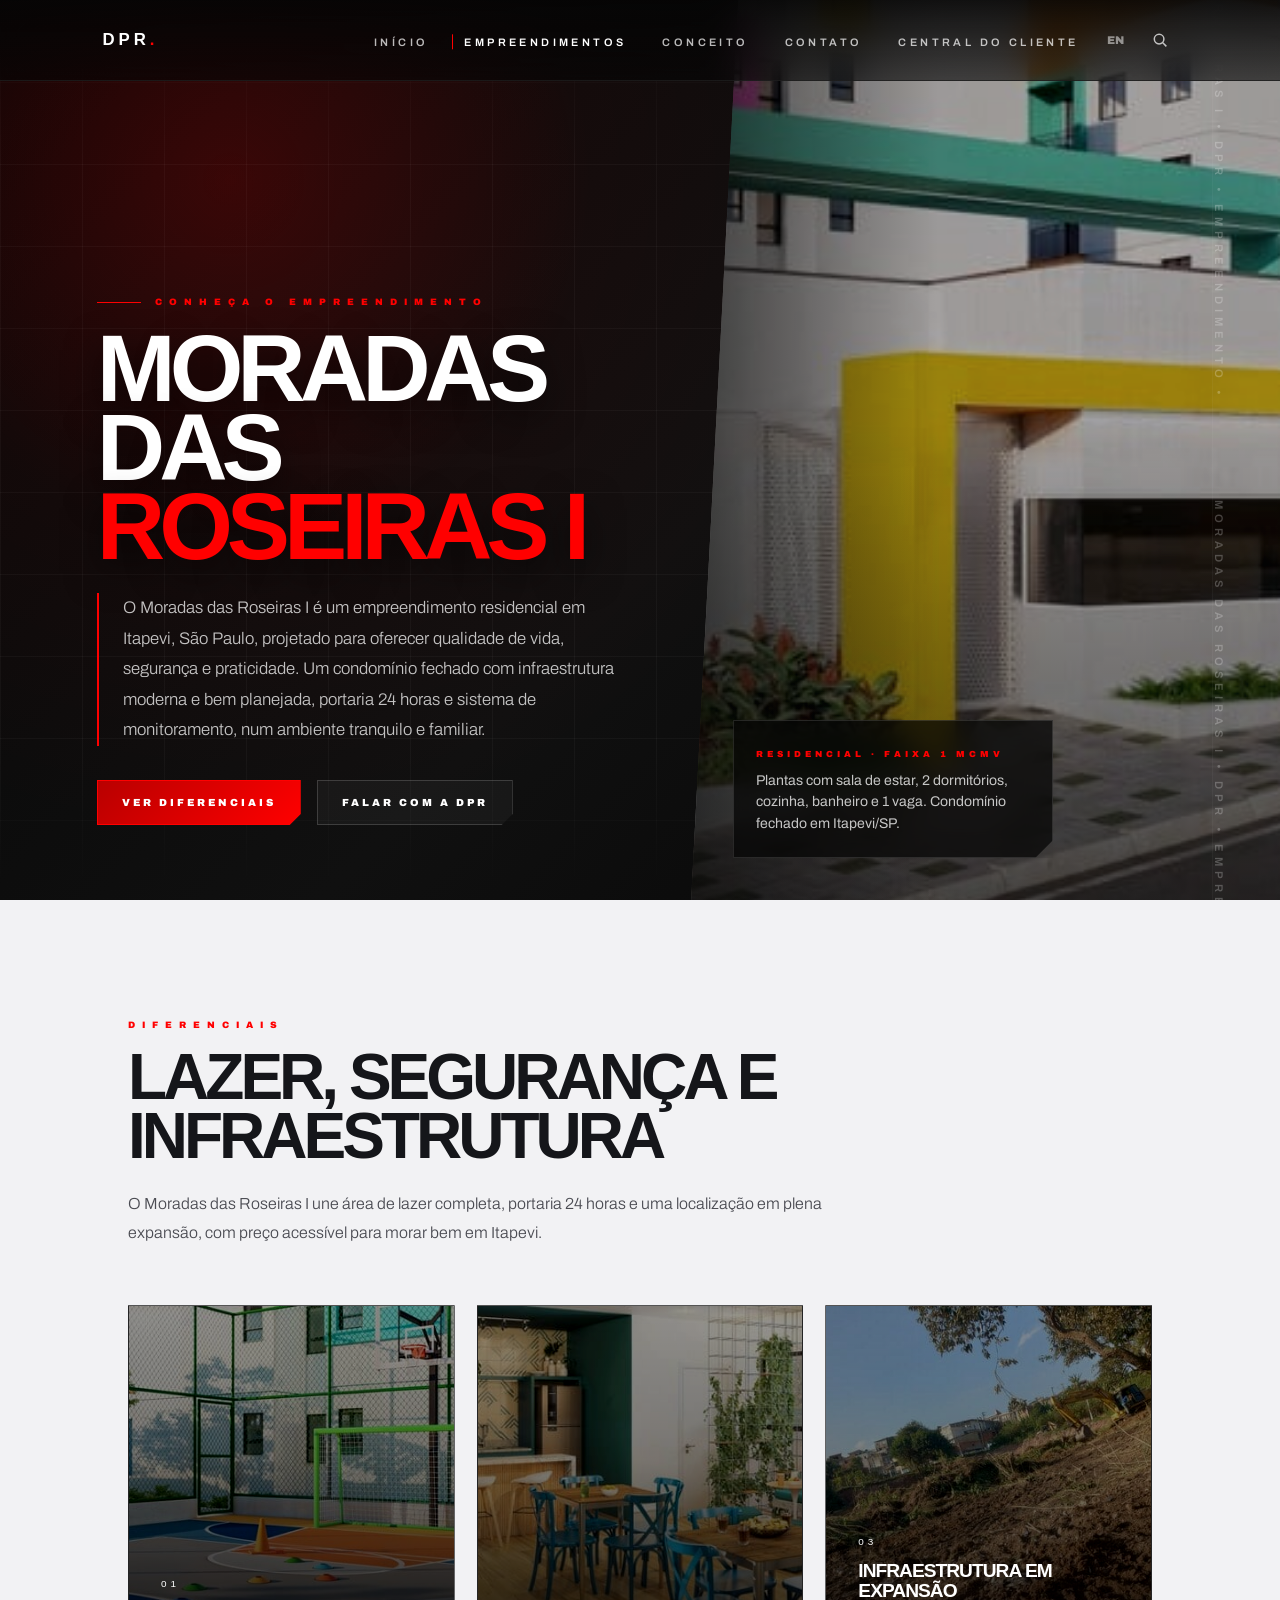
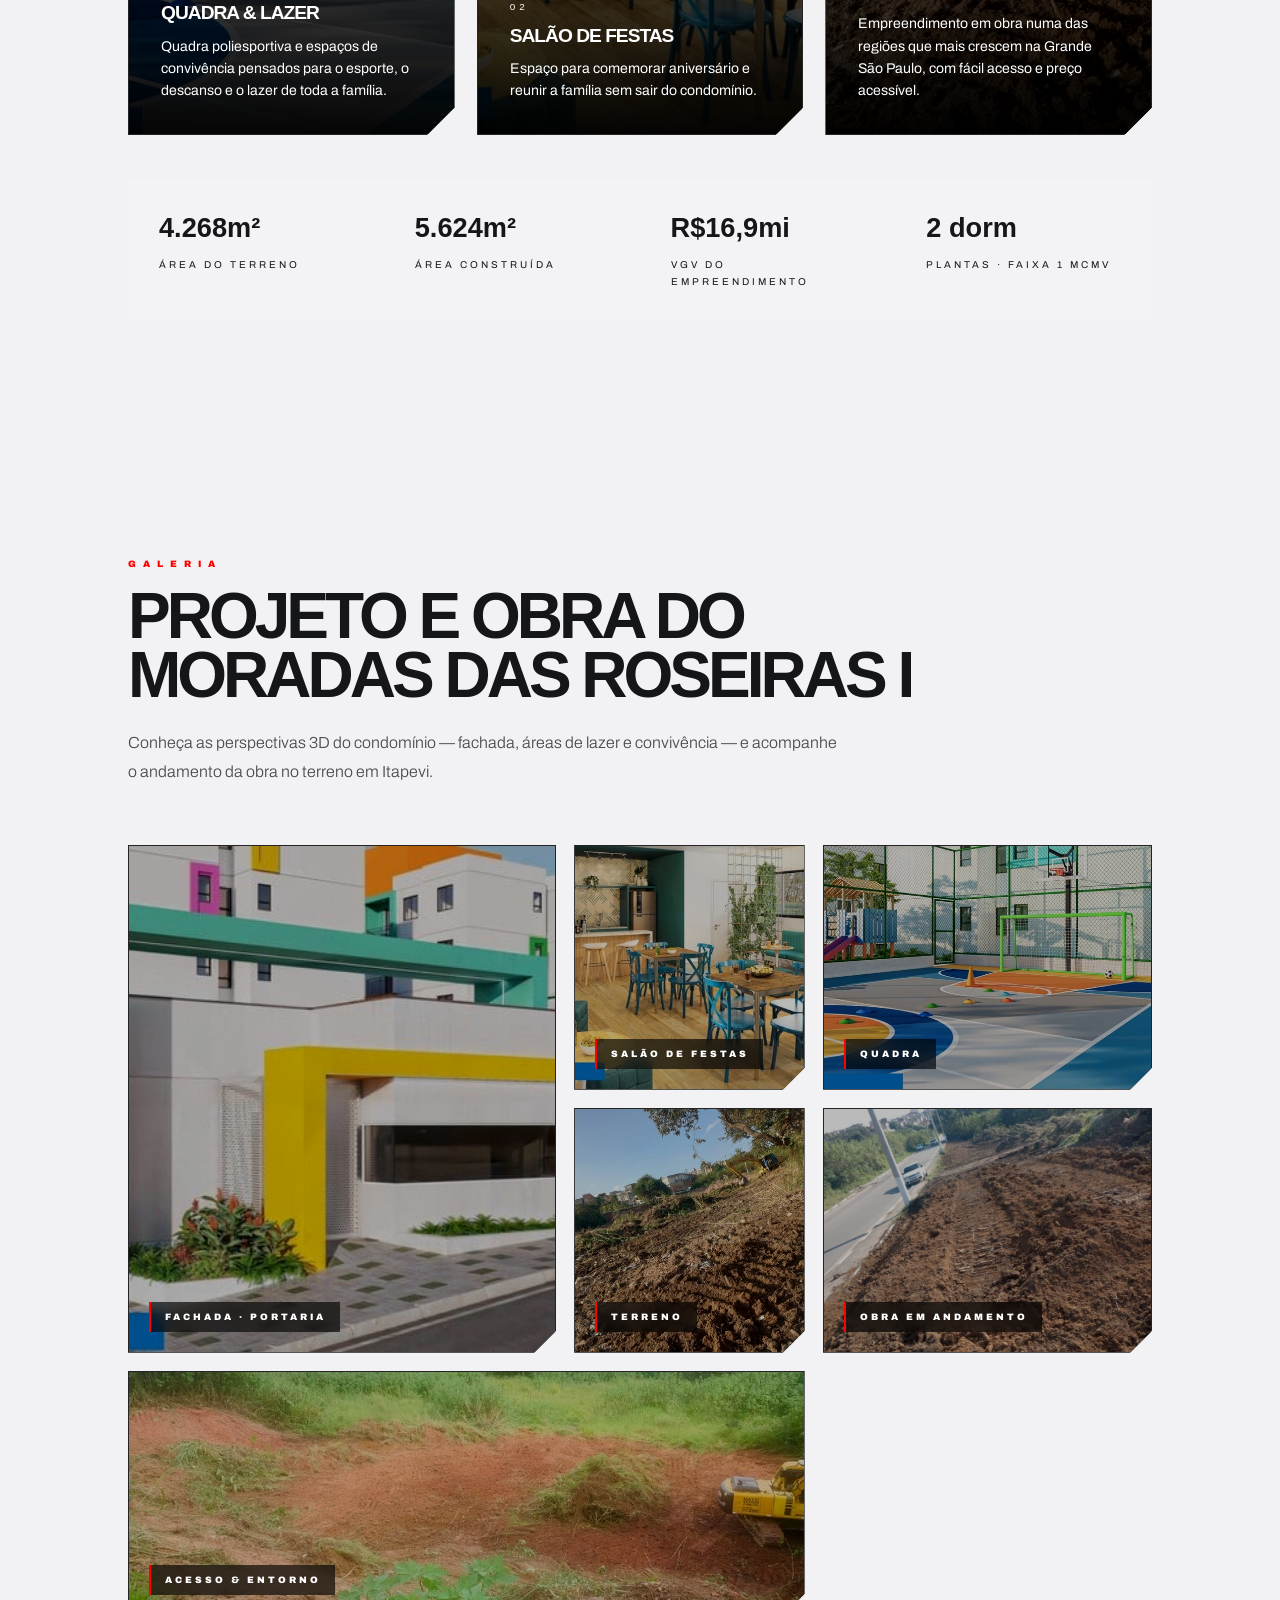
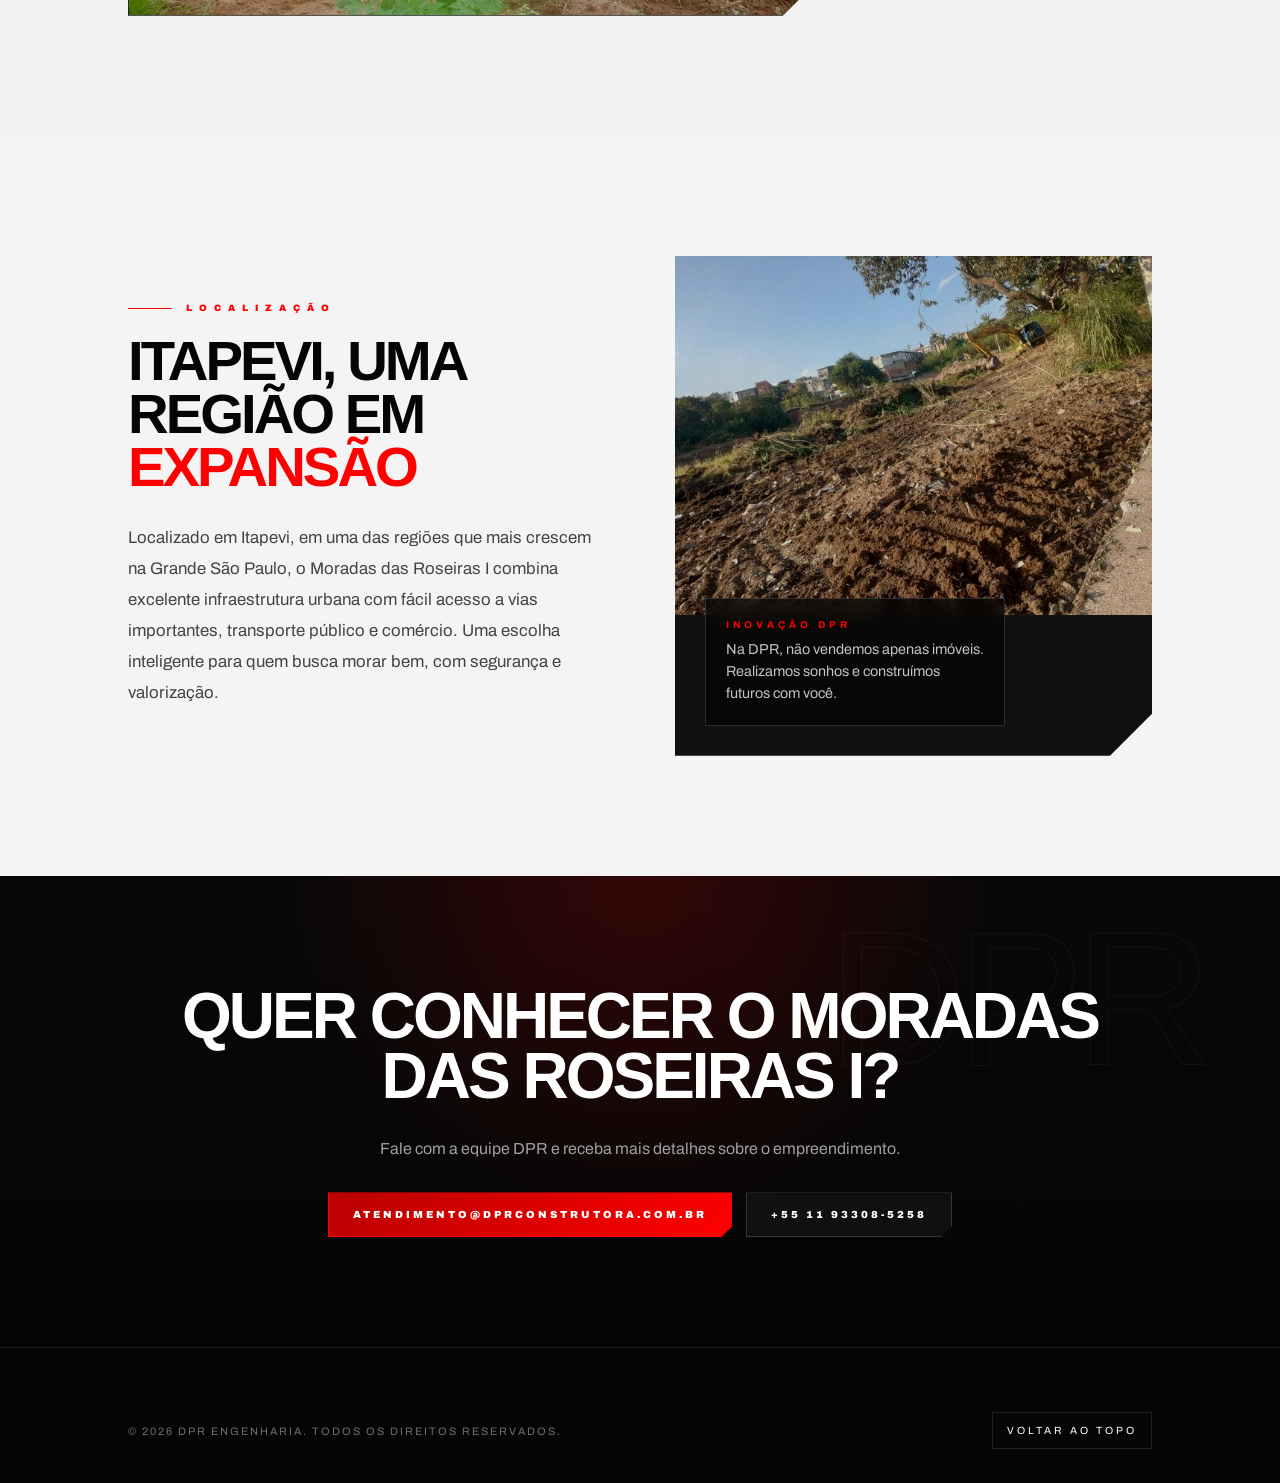
<file: moradaddasroseiras1.html>
<!DOCTYPE html>
<html lang="pt-br">
<head>
    <meta charset="UTF-8">
    <meta name="viewport" content="width=device-width, initial-scale=1.0">
    <title>Moradas das Roseiras I | Minha Casa Minha Vida Faixa 1 — DPR Construtora</title>
    <!-- busca e compartilhamento -->
    <meta name="description" content="Casas de 2 dormitórios na Faixa 1 do Minha Casa Minha Vida, a faixa de menor renda do programa. Empreendimento residencial da DPR Construtora.">
    <link rel="canonical" href="https://www.construtoradpr.com.br/moradaddasroseiras1.html">
    <meta property="og:type" content="website">
    <meta property="og:locale" content="pt_BR">
    <meta property="og:site_name" content="DPR Construtora">
    <meta property="og:url" content="https://www.construtoradpr.com.br/moradaddasroseiras1.html">
    <meta property="og:title" content="Moradas das Roseiras I | Minha Casa Minha Vida Faixa 1 — DPR Construtora">
    <meta property="og:description" content="Casas de 2 dormitórios na Faixa 1 do Minha Casa Minha Vida, a faixa de menor renda do programa. Empreendimento residencial da DPR Construtora.">
    <meta property="og:image" content="https://assets.zyrosite.com/cdn-cgi/image/format%3Dauto%2Cw%3D1200%2Cfit%3Dcrop/YleQ4o2PylfbL5GD/captura-de-tela-2025-07-14-153514-dOqDZPvgawIE5ZZ7.png">
    <meta name="twitter:card" content="summary_large_image">
    <!-- fim -->
    <link href="https://fonts.googleapis.com/css2?family=Syncopate:wght@700;800&family=Archivo:wght@300;600;900&display=swap" rel="stylesheet">
    <style>
        :root {
            --vermelho: #ff0000;
            --vermelho-profundo: #b90000;
            --grafite: #505050;
            --cinza-claro: #a0a0a0;
            --branco: #ffffff;
            --preto: #050505;
            --gelo: #f4f4f4;
            --dourado: #c8a46a;
        }

        * { margin: 0; padding: 0; box-sizing: border-box; }
        html { scroll-behavior: smooth; }
        body {
            background: var(--preto);
            color: var(--branco);
            font-family: 'Archivo', sans-serif;
            overflow-x: hidden;
        }
        img { max-width: 100%; display: block; }
        ::selection { background: var(--vermelho); color: #fff; }

        header {
            position: fixed;
            top: 0;
            left: 0;
            right: 0;
            z-index: 1000;
            padding: 22px 8%;
            display: flex;
            align-items: center;
            justify-content: space-between;
            background: linear-gradient(180deg, rgba(5,5,5,0.92), rgba(5,5,5,0.62));
            backdrop-filter: blur(18px);
            border-bottom: 1px solid rgba(255,255,255,0.08);
        }

        .brand-mark {
            font-family: 'Syncopate', sans-serif;
            font-weight: 800;
            font-size: 1.05rem;
            letter-spacing: 4px;
            color: var(--branco);
            text-decoration: none;
        }
        .brand-mark span { color: var(--vermelho); }

        .nav-container { display: flex; align-items: center; gap: 28px; }
        .nav-menu { display: flex; list-style: none; gap: 24px; }
        .nav-menu a {
            color: var(--branco);
            text-decoration: none;
            font-size: 0.68rem;
            text-transform: uppercase;
            letter-spacing: 3.4px;
            font-weight: 600;
            position: relative;
            padding: 5px 0 5px 12px;
            transition: all 0.4s ease;
            opacity: 0.72;
            white-space: nowrap;
        }
        .nav-menu a::before {
            content: '';
            position: absolute;
            left: 0;
            top: 50%;
            width: 1px;
            height: 0;
            background: var(--vermelho);
            transition: 0.35s ease;
            transform: translateY(-50%);
        }
        .nav-menu a:hover, .nav-menu a.active { opacity: 1; }
        .nav-menu a:hover::before, .nav-menu a.active::before { height: 70%; }

        .menu-toggle {
            display: none;
            width: 42px;
            height: 42px;
            border: 1px solid rgba(255,255,255,0.16);
            background: rgba(0,0,0,0.55);
            cursor: pointer;
            align-items: center;
            justify-content: center;
            flex-direction: column;
            gap: 6px;
        }
        .menu-toggle span { width: 20px; height: 2px; background: #fff; transition: 0.35s ease; }
        .menu-toggle.active span:nth-child(1) { transform: translateY(8px) rotate(45deg); background: var(--vermelho); }
        .menu-toggle.active span:nth-child(2) { opacity: 0; }
        .menu-toggle.active span:nth-child(3) { transform: translateY(-8px) rotate(-45deg); background: var(--vermelho); }

        .header-controls { display: flex; align-items: center; gap: 18px; }
        .lang-switch { color: #fff; font-size: 0.7rem; font-weight: 900; opacity: 0.5; cursor: pointer; }
        .search-trigger { width: 36px; height: 36px; display: inline-flex; align-items: center; justify-content: center; cursor: pointer; }
        .search-trigger svg { width: 18px; height: 18px; fill: none; stroke: #fff; stroke-width: 2; opacity: 0.72; }

        .hero {
            min-height: 100vh;
            position: relative;
            display: grid;
            grid-template-columns: 1.08fr 0.92fr;
            align-items: stretch;
            background:
                radial-gradient(circle at 18% 20%, rgba(255,0,0,0.2) 0%, rgba(255,0,0,0.04) 28%, transparent 52%),
                linear-gradient(135deg, #050505 0%, #101010 56%, #050505 100%);
            overflow: hidden;
        }

        .hero::before {
            content: '';
            position: absolute;
            inset: 0;
            background-image:
                linear-gradient(rgba(255,255,255,0.035) 1px, transparent 1px),
                linear-gradient(90deg, rgba(255,255,255,0.035) 1px, transparent 1px);
            background-size: 82px 82px;
            mask-image: linear-gradient(to bottom, transparent 0%, black 18%, black 84%, transparent 100%);
            pointer-events: none;
        }

        .hero-copy {
            position: relative;
            z-index: 2;
            padding: 155px 8% 75px 14%;
            display: flex;
            flex-direction: column;
            justify-content: flex-end;
        }

        .eyebrow {
            display: flex;
            align-items: center;
            gap: 14px;
            color: var(--vermelho);
            font-size: 0.58rem;
            letter-spacing: 7px;
            text-transform: uppercase;
            font-weight: 900;
            margin-bottom: 22px;
        }
        .eyebrow::before { content: ''; width: 44px; height: 1px; background: var(--vermelho); }

        h1 {
            font-family: 'Syncopate', sans-serif;
            font-size: clamp(2.8rem, 7.4vw, 6.8rem);
            line-height: 0.83;
            letter-spacing: -6px;
            text-transform: uppercase;
            margin-bottom: 28px;
            text-shadow: 0 14px 36px rgba(0,0,0,0.65);
        }
        h1 span { color: var(--vermelho); }

        .hero-text {
            max-width: 610px;
            color: rgba(255,255,255,0.75);
            font-size: 1.05rem;
            line-height: 1.82;
            font-weight: 300;
            border-left: 2px solid var(--vermelho);
            padding-left: 24px;
        }

        .hero-actions { display: flex; gap: 16px; flex-wrap: wrap; margin-top: 34px; }
        .btn {
            display: inline-flex;
            align-items: center;
            justify-content: center;
            gap: 12px;
            color: #fff;
            text-decoration: none;
            text-transform: uppercase;
            letter-spacing: 3px;
            font-size: 0.64rem;
            font-weight: 900;
            padding: 16px 24px;
            border: 1px solid rgba(255,255,255,0.16);
            background: rgba(255,255,255,0.04);
            clip-path: polygon(0 0, 100% 0, 100% calc(100% - 11px), calc(100% - 11px) 100%, 0 100%);
            transition: 0.35s ease;
        }
        .btn.primary { background: linear-gradient(135deg, var(--vermelho-profundo), var(--vermelho)); border-color: var(--vermelho); box-shadow: 0 16px 36px rgba(255,0,0,0.18); }
        .btn:hover { transform: translateY(-4px); border-color: rgba(255,0,0,0.65); }

        .hero-media {
            position: relative;
            min-height: 100vh;
            overflow: hidden;
            clip-path: polygon(8% 0, 100% 0, 100% 100%, 0 100%);
        }
        .hero-media img {
            width: 100%;
            height: 100%;
            object-fit: cover;
            filter: brightness(0.68) contrast(1.1) saturate(0.9);
            transform: scale(1.04);
        }
        .hero-media::after {
            content: '';
            position: absolute;
            inset: 0;
            background:
                linear-gradient(90deg, rgba(5,5,5,0.62), transparent 42%),
                linear-gradient(to top, rgba(5,5,5,0.5), transparent 52%);
        }

        .floating-card {
            position: absolute;
            left: 42px;
            bottom: 42px;
            z-index: 2;
            max-width: 320px;
            padding: 22px;
            background: rgba(5,5,5,0.72);
            backdrop-filter: blur(14px);
            border: 1px solid rgba(255,255,255,0.12);
            clip-path: polygon(0 0, 100% 0, 100% calc(100% - 18px), calc(100% - 18px) 100%, 0 100%);
        }
        .floating-card small {
            color: var(--vermelho);
            font-size: 0.55rem;
            letter-spacing: 4px;
            text-transform: uppercase;
            font-weight: 900;
        }
        .floating-card p { margin-top: 10px; color: rgba(255,255,255,0.76); line-height: 1.55; font-size: 0.88rem; }

        .section {
            position: relative;
            padding: 120px 10%;
            overflow: hidden;
        }
        .section.dark {
            background:
                radial-gradient(circle at 85% 6%, rgba(255,0,0,0.12), transparent 38%),
                linear-gradient(180deg, #050505 0%, #0a0a0a 100%);
        }
        .section.light { background: var(--gelo); color: var(--preto); }

        .section-title {
            max-width: 920px;
            margin-bottom: 58px;
            position: relative;
            z-index: 2;
        }
        .section-title .kicker {
            color: var(--vermelho);
            display: block;
            font-size: 0.58rem;
            letter-spacing: 7px;
            text-transform: uppercase;
            font-weight: 900;
            margin-bottom: 18px;
        }
        .section-title h2 {
            font-family: 'Syncopate', sans-serif;
            font-size: clamp(2rem, 5vw, 4.2rem);
            line-height: 0.92;
            letter-spacing: -4px;
            text-transform: uppercase;
        }
        .section-title p {
            margin-top: 24px;
            color: var(--cinza-claro);
            max-width: 720px;
            font-size: 1rem;
            line-height: 1.8;
            font-weight: 300;
        }
        .section.light .section-title p { color: #4d4d4d; }

        .features-grid {
            display: grid;
            grid-template-columns: repeat(3, 1fr);
            gap: 22px;
            position: relative;
            z-index: 2;
        }
        .feature-card {
            position: relative;
            min-height: 430px;
            background: #111;
            overflow: hidden;
            border: 1px solid rgba(255,255,255,0.08);
            clip-path: polygon(0 0, 100% 0, 100% calc(100% - 28px), calc(100% - 28px) 100%, 0 100%);
        }
        .feature-card img {
            width: 100%;
            height: 100%;
            object-fit: cover;
            filter: brightness(0.58) contrast(1.12);
            transition: 0.8s ease;
        }
        .feature-card:hover img { filter: brightness(0.8) contrast(1.05); transform: scale(1.04); }
        .feature-overlay {
            position: absolute;
            inset: 0;
            display: flex;
            flex-direction: column;
            justify-content: flex-end;
            padding: 32px;
            background: linear-gradient(to top, rgba(0,0,0,0.96), rgba(0,0,0,0.16) 64%, transparent);
        }
        .feature-overlay span {
            color: var(--vermelho);
            font-family: 'Syncopate', sans-serif;
            font-size: 0.62rem;
            letter-spacing: 4px;
            margin-bottom: 14px;
        }
        .feature-overlay h3 {
            font-family: 'Syncopate', sans-serif;
            font-size: 1.2rem;
            letter-spacing: -1px;
            text-transform: uppercase;
            line-height: 1.05;
            margin-bottom: 12px;
        }
        .feature-overlay p { color: rgba(255,255,255,0.74); line-height: 1.58; font-size: 0.88rem; }

        .stats-strip {
            display: grid;
            grid-template-columns: repeat(4, 1fr);
            gap: 1px;
            background: rgba(255,255,255,0.1);
            border: 1px solid rgba(255,255,255,0.1);
            margin-top: 46px;
        }
        .stat-box {
            background: rgba(255,255,255,0.035);
            padding: 30px;
        }
        .stat-box b {
            font-family: 'Syncopate', sans-serif;
            color: var(--vermelho);
            font-size: 1.7rem;
            display: block;
            margin-bottom: 10px;
        }
        .stat-box span { font-size: 0.62rem; letter-spacing: 3px; text-transform: uppercase; color: rgba(255,255,255,0.7); }

        .gallery-grid {
            display: grid;
            grid-template-columns: 1.3fr 0.7fr 1fr;
            grid-auto-rows: 245px;
            gap: 18px;
            position: relative;
            z-index: 2;
        }
        .gallery-item {
            position: relative;
            overflow: hidden;
            background: #111;
            border: 1px solid rgba(255,255,255,0.08);
            clip-path: polygon(0 0, 100% 0, 100% calc(100% - 22px), calc(100% - 22px) 100%, 0 100%);
        }
        .gallery-item.big { grid-row: span 2; }
        .gallery-item.wide { grid-column: span 2; }
        .gallery-item img { width: 100%; height: 100%; object-fit: cover; filter: brightness(0.72) contrast(1.05); transition: 0.7s ease; }
        .gallery-item:hover img { transform: scale(1.05); filter: brightness(0.92); }
        .gallery-item span {
            position: absolute;
            left: 20px;
            bottom: 20px;
            background: rgba(0,0,0,0.64);
            backdrop-filter: blur(8px);
            border-left: 2px solid var(--vermelho);
            padding: 10px 14px;
            color: #fff;
            font-size: 0.58rem;
            letter-spacing: 3px;
            text-transform: uppercase;
            font-weight: 900;
        }

        .location-wrap {
            display: grid;
            grid-template-columns: 1fr 1fr;
            gap: 70px;
            align-items: center;
        }
        .location-copy h2 {
            font-family: 'Syncopate', sans-serif;
            font-size: clamp(2rem, 4.4vw, 4rem);
            line-height: 0.94;
            letter-spacing: -3px;
            text-transform: uppercase;
            margin-bottom: 28px;
        }
        .location-copy h2 span { color: var(--vermelho); }
        .location-copy p { color: #444; font-size: 1.05rem; line-height: 1.85; max-width: 620px; }
        .location-panel {
            min-height: 500px;
            position: relative;
            overflow: hidden;
            background: #111;
            clip-path: polygon(0 0, 100% 0, 100% calc(100% - 42px), calc(100% - 42px) 100%, 0 100%);
        }
        .location-panel img { width: 100%; height: 100%; object-fit: cover; filter: brightness(0.82) contrast(1.06); }
        .location-badge {
            position: absolute;
            left: 30px;
            bottom: 30px;
            padding: 20px;
            background: rgba(5,5,5,0.74);
            border: 1px solid rgba(255,255,255,0.14);
            backdrop-filter: blur(10px);
            color: #fff;
            max-width: 300px;
        }
        .location-badge b { color: var(--vermelho); display: block; margin-bottom: 8px; font-size: 0.62rem; letter-spacing: 4px; text-transform: uppercase; }
        .location-badge span { line-height: 1.55; color: rgba(255,255,255,0.76); font-size: 0.9rem; }

        .contact-band {
            padding: 110px 10%;
            background:
                radial-gradient(circle at 50% 0%, rgba(255,0,0,0.18), transparent 45%),
                linear-gradient(180deg, #080808, #050505);
            text-align: center;
            position: relative;
            overflow: hidden;
        }
        .contact-band::after {
            content: 'DPR';
            position: absolute;
            right: 6%;
            top: 12px;
            font-family: 'Syncopate', sans-serif;
            font-size: clamp(5rem, 15vw, 14rem);
            letter-spacing: -10px;
            color: transparent;
            -webkit-text-stroke: 1px rgba(255,255,255,0.05);
            pointer-events: none;
        }
        .contact-band h2 {
            position: relative;
            z-index: 2;
            font-family: 'Syncopate', sans-serif;
            font-size: clamp(1.8rem, 5vw, 4rem);
            line-height: 0.95;
            letter-spacing: -3px;
            text-transform: uppercase;
            margin-bottom: 28px;
        }
        .contact-band p { position: relative; z-index: 2; color: var(--cinza-claro); line-height: 1.7; margin-bottom: 30px; }
        .contact-links { position: relative; z-index: 2; display: flex; justify-content: center; gap: 14px; flex-wrap: wrap; }

        .vertical-marquee {
            position: fixed;
            right: 0;
            top: 0;
            height: 100%;
            width: 68px;
            background: rgba(255,255,255,0.01);
            border-left: 1px solid rgba(255,255,255,0.03);
            display: flex;
            align-items: center;
            overflow: hidden;
            z-index: 8;
        }
        .marquee-inner { display: flex; flex-direction: column; animation: scroll-vertical 25s linear infinite; }
        .marquee-inner span {
            writing-mode: vertical-rl;
            text-transform: uppercase;
            font-size: 0.7rem;
            letter-spacing: 5px;
            padding: 50px 0;
            color: rgba(255,255,255,0.24);
            white-space: nowrap;
            font-weight: 600;
        }
        @keyframes scroll-vertical { from { transform: translateY(0); } to { transform: translateY(-50%); } }

        footer {
            position: relative;
            background: #050505;
            padding: 64px 10% 34px;
            border-top: 1px solid rgba(255,255,255,0.08);
        }
        .footer-bottom {
            display: flex;
            justify-content: space-between;
            gap: 20px;
            align-items: center;
        }
        .footer-bottom p { font-size: 0.68rem; color: rgba(255,255,255,0.42); letter-spacing: 2px; text-transform: uppercase; }
        .footer-bottom a { color: #fff; text-decoration: none; font-size: 0.65rem; letter-spacing: 3px; text-transform: uppercase; border: 1px solid rgba(255,255,255,0.12); padding: 12px 14px; }

        @media (max-width: 1100px) {
            header { padding: 20px 5%; }
            .hero { grid-template-columns: 1fr; }
            .hero-copy { padding: 150px 7% 60px; min-height: 65vh; }
            .hero-media { min-height: 55vh; clip-path: none; }
            .features-grid { grid-template-columns: 1fr; }
            .feature-card { min-height: 360px; }
            .gallery-grid { grid-template-columns: 1fr 1fr; }
            .location-wrap { grid-template-columns: 1fr; }
            .stats-strip { grid-template-columns: repeat(2, 1fr); }
        }

        @media (max-width: 768px) {
            header { padding: 18px; }
            .brand-mark { font-size: 0.95rem; letter-spacing: 3px; }
            .menu-toggle { display: flex; }
            nav {
                position: fixed;
                top: 76px;
                left: 18px;
                right: 18px;
                background: rgba(5,5,5,0.95);
                border: 1px solid rgba(255,255,255,0.1);
                backdrop-filter: blur(18px);
                padding: 22px;
                opacity: 0;
                visibility: hidden;
                transform: translateY(-12px);
                transition: 0.35s ease;
            }
            nav.active { opacity: 1; visibility: visible; transform: translateY(0); }
            .nav-menu { flex-direction: column; gap: 18px; }
            .header-controls { gap: 12px; }
            .hero-copy { padding: 128px 7% 48px; }
            h1 { font-size: clamp(2.1rem, 12vw, 3.4rem); line-height: 0.95; letter-spacing: -2px; }
            .hero-text { font-size: 0.92rem; line-height: 1.68; }
            .hero-media { min-height: 42vh; }
            .floating-card { left: 18px; right: 18px; bottom: 18px; max-width: none; }
            .section { padding: 76px 7%; }
            .section-title h2 { font-size: clamp(1.45rem, 8vw, 2.4rem); letter-spacing: -1.4px; line-height: 1.02; }
            .gallery-grid { grid-template-columns: 1fr; grid-auto-rows: 250px; }
            .gallery-item.big, .gallery-item.wide { grid-row: auto; grid-column: auto; }
            .stats-strip { grid-template-columns: 1fr; }
            .location-panel { min-height: 360px; }
            .contact-band { padding: 78px 7%; }
            .vertical-marquee { display: none; }
            .footer-bottom { flex-direction: column; align-items: flex-start; }
        }


        /* ===================================================== */
        /* POLIMENTO DE USABILIDADE MOBILE (somente refinamentos) */
        /* nao altera layout desktop, conteudo nem o visual base   */
        /* ===================================================== */
        @media (max-width: 768px) {
            /* impede o iOS de inflar o texto sozinho ao girar a tela */
            html { -webkit-text-size-adjust: 100%; text-size-adjust: 100%; }

            /* remove o flash cinza ao tocar em links/botoes */
            a, button, .menu-toggle, .search-trigger, .lang-switch,
            .btn, .feature-card, .gallery-item {
                -webkit-tap-highlight-color: transparent;
            }

            /* trava qualquer vazamento horizontal residual */
            html, body { max-width: 100%; overflow-x: hidden; }

            /* area de toque confortavel nos itens do menu e idioma */
            .nav-menu a { min-height: 44px; display: flex; align-items: center; }
            .lang-switch { display: inline-flex; align-items: center; min-height: 44px; padding: 0 4px; }

            /* impede selecao acidental de texto ao arrastar pelas imagens */
            .feature-card,
            .gallery-item { -webkit-user-select: none; user-select: none; }
        }

/* ===== CLAREAMENTO (02/10) ===== */
/* Ela: "as outras paginas ainda estao muito pretas".

   Nao da para so trocar a variavel --preto: a maioria das cores deste site
   esta escrita a mao. Entao as secoes que PODEM clarear levam a classe
   "aclarar", e o que precisa continuar escuro fica intocado: o heroi (foto
   ou video atras), as sombras sobre foto dentro dos cartoes, o rodape e a
   faixa final de chamada.

   O !important vence as regras antigas sem reescrever cada uma. */

.aclarar {
  background: #f2f2f4 !important;
  color: #15161a !important;
}

/* todo texto dentro da secao clara escurece... */
.aclarar * { color: #15161a !important; }

/* ...MENOS o vermelho da marca, que e identidade */
.aclarar .vermelho,
.aclarar [class*="vermelho"],
.aclarar .section-label,
.aclarar .kicker,
.aclarar .ct-kicker,
.aclarar .sec-kicker,
.aclarar .emp-index,
.aclarar .pillar-card [class*="number"],
.aclarar [class*="label"] { color: var(--vermelho) !important; }

/* ...e MENOS o que esta por cima de foto: ali a sombra escura e o que
   torna o texto branco legivel, e inverter deixaria ilegivel */
.aclarar [class*="overlay"],
.aclarar [class*="overlay"] *,
.aclarar .gallery-item span,
.aclarar .emp-media,
.aclarar .emp-media *,
.aclarar figure figcaption,
.aclarar .v-status,
.aclarar .v-status * { color: #ffffff !important; }

/* o cinza de apoio continua cinza, escuro o bastante para ler no claro */
.aclarar p,
.aclarar .sec-desc,
.aclarar .pillar-card p,
.aclarar .emp-desc,
.aclarar li span { color: #4a4b52 !important; }

/* caixas e cartoes ganham fundo branco e filete, em vez do preto de antes */
.aclarar .pillar-card,
.aclarar .card,
.aclarar .info-card,
.aclarar .ct-form,
.aclarar .tc-value,
.aclarar .emp-body,
.aclarar .highlight-box {
  background: #ffffff !important;
  border-color: #e2e2e8 !important;
}

/* CAMPOS DE FORMULARIO. Eles tinham fundo branco a 3%, borda branca a 12%
   e TEXTO BRANCO -- desenhados para o preto. Sobre claro o campo inteiro
   sumia: dava para clicar, mas nao para ver onde, nem ler o que se digitava.
   E o pior tipo de defeito, porque a pessoa desiste de preencher. */
.aclarar .ct-form-wrap,
.aclarar form,
.aclarar fieldset {
  background: #ffffff !important;
  border-color: #e2e2e8 !important;
}

.aclarar input,
.aclarar select,
.aclarar textarea {
  background: #ffffff !important;
  border: 1px solid #c4c4ce !important;
  color: #15161a !important;
}

.aclarar input::placeholder,
.aclarar textarea::placeholder { color: #8b8b95 !important; opacity: 1 !important; }

.aclarar input:focus,
.aclarar select:focus,
.aclarar textarea:focus {
  border-color: var(--vermelho) !important;
  background: #fffafa !important;
}

.aclarar select option { background: #ffffff !important; color: #15161a !important; }

/* o rotulo de cada campo precisa ler sobre o branco */
.aclarar label,
.aclarar .form-field > span { color: #3a3b42 !important; }

/* o botao de contorno era branco sobre preto: sobre claro ele sumia */
.aclarar .btn-dpr:not(.primary),
.aclarar .destaque-btn:not(.principal),
.aclarar .btn-veja {
  color: #15161a !important;
  border-color: #c9c9d2 !important;
  background: transparent !important;
}

.aclarar .btn-dpr:not(.primary):hover,
.aclarar .destaque-btn:not(.principal):hover,
.aclarar .btn-veja:hover { color: var(--vermelho) !important; border-color: var(--vermelho) !important; }

/* o botao cheio continua vermelho com texto branco */
.aclarar .btn-dpr.primary,
.aclarar .btn-dpr.primary *,
.aclarar .destaque-btn.principal { color: #ffffff !important; }

/* icones desenhados seguem a cor do texto */
.aclarar svg { stroke: currentColor; }
.aclarar [class*="overlay"] svg { stroke: #ffffff; }

/* filetes e separadores que eram claros sobre preto */
.aclarar hr,
.aclarar [class*="divider"],
.aclarar [class*="linha"] { border-color: #dcdce4 !important; background-color: #dcdce4 !important; }

/* O CABECALHO e fixo, transparente e com texto branco. Com o conteudo
   claro embaixo, os links sumiam. Ele ganha uma placa clara ao sair do
   heroi; sobre o heroi continua como era. */
header { transition: background 0.3s ease, padding 0.3s ease, border-color 0.3s ease; }

header.sobre-claro {
  background: rgba(255, 255, 255, 0.97);
  backdrop-filter: blur(16px);
  -webkit-backdrop-filter: blur(16px);
  border-bottom: 1px solid #e4e4ea;
}

header.sobre-claro .nav-menu a,
header.sobre-claro .lang-switch,
header.sobre-claro .search-input { color: #15161a !important; }
header.sobre-claro .nav-menu a:hover { color: var(--vermelho) !important; }
header.sobre-claro .search-trigger svg { stroke: #15161a !important; }
header.sobre-claro .menu-toggle span { background: #15161a !important; }
header.sobre-claro .search-input::placeholder { color: #8a8a92 !important; }
/* ===== fim do clareamento ===== */




    </style>
</head>
<body>
    <header>
        <a href="index.html" class="brand-mark">DPR<span>.</span></a>
        <div class="nav-container">
            <button class="menu-toggle" id="menuToggle" aria-label="Abrir menu"><span></span><span></span><span></span></button>
            <nav id="mainNav">
                <ul class="nav-menu">
                    <li><a href="index.html">Início</a></li>
                    <li><a href="empreendimento.html" class="active">Empreendimentos</a></li>
                    <li><a href="conceito.html">Conceito</a></li>
                    <li><a href="contato.html">Contato</a></li>
                    <li><a href="central-do-cliente.html">Central do Cliente</a></li>
                </ul>
            </nav>
            <div class="header-controls">
                <span class="lang-switch">EN</span>
                <div class="search-trigger" aria-label="Buscar">
                    <svg viewBox="0 0 24 24" aria-hidden="true"><circle cx="10.8" cy="10.8" r="6.4"></circle><line x1="15.7" y1="15.7" x2="20.5" y2="20.5"></line></svg>
                </div>
            </div>
        </div>
    </header>

    <main>
        <section class="hero">
            <div class="hero-copy">
                <span class="eyebrow">Conheça o empreendimento</span>
                <h1>Moradas das<br><span>Roseiras I</span></h1>
                <p class="hero-text">O Moradas das Roseiras I é um empreendimento residencial em Itapevi, São Paulo, projetado para oferecer qualidade de vida, segurança e praticidade. Um condomínio fechado com infraestrutura moderna e bem planejada, portaria 24 horas e sistema de monitoramento, num ambiente tranquilo e familiar.</p>
                <div class="hero-actions">
                    <a class="btn primary" href="#diferenciais">Ver diferenciais</a>
                    <a class="btn" href="contato.html">Falar com a DPR</a>
                </div>
            </div>
            <div class="hero-media">
                <img src="fotos/moradadasroseiras2-04.jpg" loading="lazy" decoding="async" alt="Fachada e portaria do Moradas das Roseiras I">
                <div class="floating-card">
                    <small>Residencial · Faixa 1 MCMV</small>
                    <p>Plantas com sala de estar, 2 dormitórios, cozinha, banheiro e 1 vaga. Condomínio fechado em Itapevi/SP.</p>
                </div>
            </div>
        </section>

        <section class="section dark aclarar" id="diferenciais">
            <div class="section-title">
                <span class="kicker">Diferenciais</span>
                <h2>Lazer, segurança e infraestrutura</h2>
                <p>O Moradas das Roseiras I une área de lazer completa, portaria 24 horas e uma localização em plena expansão, com preço acessível para morar bem em Itapevi.</p>
            </div>

            <div class="features-grid">
                <article class="feature-card">
                    <img src="fotos/moradadasroseiras2-02.jpg" loading="lazy" decoding="async" alt="Quadra poliesportiva do Moradas das Roseiras I">
                    <div class="feature-overlay">
                        <span>01</span>
                        <h3>Quadra &amp; Lazer</h3>
                        <p>Quadra poliesportiva e espaços de convivência pensados para o esporte, o descanso e o lazer de toda a família.</p>
                    </div>
                </article>
                <article class="feature-card">
                    <img src="fotos/moradadasroseiras2-07.jpg" loading="lazy" decoding="async" alt="Salão de festas do Moradas das Roseiras I">
                    <div class="feature-overlay">
                        <span>02</span>
                        <h3>Salão de Festas</h3>
                        <p>Espaço para comemorar aniversário e reunir a família sem sair do condomínio.</p>
                    </div>
                </article>
                <article class="feature-card">
                    <img src="fotos/moradadasroseiras2-11.jpg" loading="lazy" decoding="async" alt="Obra do Moradas das Roseiras I em Itapevi">
                    <div class="feature-overlay">
                        <span>03</span>
                        <h3>Infraestrutura em expansão</h3>
                        <p>Empreendimento em obra numa das regiões que mais crescem na Grande São Paulo, com fácil acesso e preço acessível.</p>
                    </div>
                </article>
            </div>

            <div class="stats-strip">
                <div class="stat-box"><b>4.268m²</b><span>Área do terreno</span></div>
                <div class="stat-box"><b>5.624m²</b><span>Área construída</span></div>
                <div class="stat-box"><b>R$16,9mi</b><span>VGV do empreendimento</span></div>
                <div class="stat-box"><b>2 dorm</b><span>Plantas · Faixa 1 MCMV</span></div>
            </div>
        </section>

        <section class="section dark aclarar" id="perspectivas">
            <div class="section-title">
                <span class="kicker">Galeria</span>
                <h2>Projeto e obra do Moradas das Roseiras I</h2>
                <p>Conheça as perspectivas 3D do condomínio — fachada, áreas de lazer e convivência — e acompanhe o andamento da obra no terreno em Itapevi.</p>
            </div>
            <div class="gallery-grid">
                <div class="gallery-item big"><img src="fotos/moradadasroseiras2-04.jpg" loading="lazy" decoding="async" alt="Perspectiva da fachada e portaria"><span>Fachada · Portaria</span></div>
                <div class="gallery-item"><img src="fotos/moradadasroseiras2-07.jpg" loading="lazy" decoding="async" alt="Perspectiva do salão de festas"><span>Salão de festas</span></div>
                <div class="gallery-item"><img src="fotos/moradadasroseiras2-02.jpg" loading="lazy" decoding="async" alt="Perspectiva da quadra poliesportiva"><span>Quadra</span></div>
                <div class="gallery-item"><img src="fotos/moradadasroseiras2-11.jpg" loading="lazy" decoding="async" alt="Terreno do empreendimento em Itapevi"><span>Terreno</span></div>
                <div class="gallery-item"><img src="fotos/moradadasroseiras2-12.jpg" loading="lazy" decoding="async" alt="Obra em andamento e acesso"><span>Obra em andamento</span></div>
                <div class="gallery-item wide"><img src="fotos/moradadasroseiras2-13.jpg" loading="lazy" decoding="async" alt="Acesso e vias do entorno"><span>Acesso &amp; entorno</span></div>
            </div>
        </section>

        <section class="section light" id="localizacao">
            <div class="location-wrap">
                <div class="location-copy">
                    <span class="eyebrow">Localização</span>
                    <h2>Itapevi, uma região em <span>expansão</span></h2>
                    <p>Localizado em Itapevi, em uma das regiões que mais crescem na Grande São Paulo, o Moradas das Roseiras I combina excelente infraestrutura urbana com fácil acesso a vias importantes, transporte público e comércio. Uma escolha inteligente para quem busca morar bem, com segurança e valorização.</p>
                </div>
                <div class="location-panel">
                    <img src="fotos/moradadasroseiras2-11.jpg" loading="lazy" decoding="async" alt="Localização do Moradas das Roseiras I em Itapevi">
                    <div class="location-badge">
                        <b>Inovação DPR</b>
                        <span>Na DPR, não vendemos apenas imóveis. Realizamos sonhos e construímos futuros com você.</span>
                    </div>
                </div>
            </div>
        </section>

        <section class="contact-band" id="contato">
            <h2>Quer conhecer o Moradas das Roseiras I?</h2>
            <p>Fale com a equipe DPR e receba mais detalhes sobre o empreendimento.</p>
            <div class="contact-links">
                <a class="btn primary" href="mailto:atendimento@dprconstrutora.com.br">atendimento@dprconstrutora.com.br</a>
                <a class="btn" href="tel:+5511933085258">+55 11 93308-5258</a>
            </div>
        </section>
    </main>

    <div class="vertical-marquee"><div class="marquee-inner"><span>MORADAS DAS ROSEIRAS I • DPR • EMPREENDIMENTO •</span><span>MORADAS DAS ROSEIRAS I • DPR • EMPREENDIMENTO •</span></div></div>

    <footer>
        <div class="footer-bottom">
            <p>© 2026 DPR Engenharia. Todos os direitos reservados.</p>
            <a href="#">Voltar ao topo</a>
        </div>
    </footer>

    <script>
        const menuToggle = document.getElementById('menuToggle');
        const mainNav = document.getElementById('mainNav');
        menuToggle.addEventListener('click', () => {
            menuToggle.classList.toggle('active');
            mainNav.classList.toggle('active');
        });
        document.querySelectorAll('.nav-menu a').forEach(link => {
            link.addEventListener('click', () => {
                menuToggle.classList.remove('active');
                mainNav.classList.remove('active');
            });
        });
    </script>

<script>
/* placa do cabecalho sobre fundo claro */
(function () {
    var cab = document.querySelector('header');
    var primeiro = document.querySelector('.hero, .concept-hero, .ct-hero, .emp-hero');
    if (!cab || !primeiro) return;
    function conferir() {
        cab.classList.toggle('sobre-claro', window.scrollY > primeiro.offsetHeight - 90);
    }
    conferir();
    window.addEventListener('scroll', conferir, { passive: true });
    window.addEventListener('resize', conferir, { passive: true });
})();
</script>




</body>
</html>
</file>
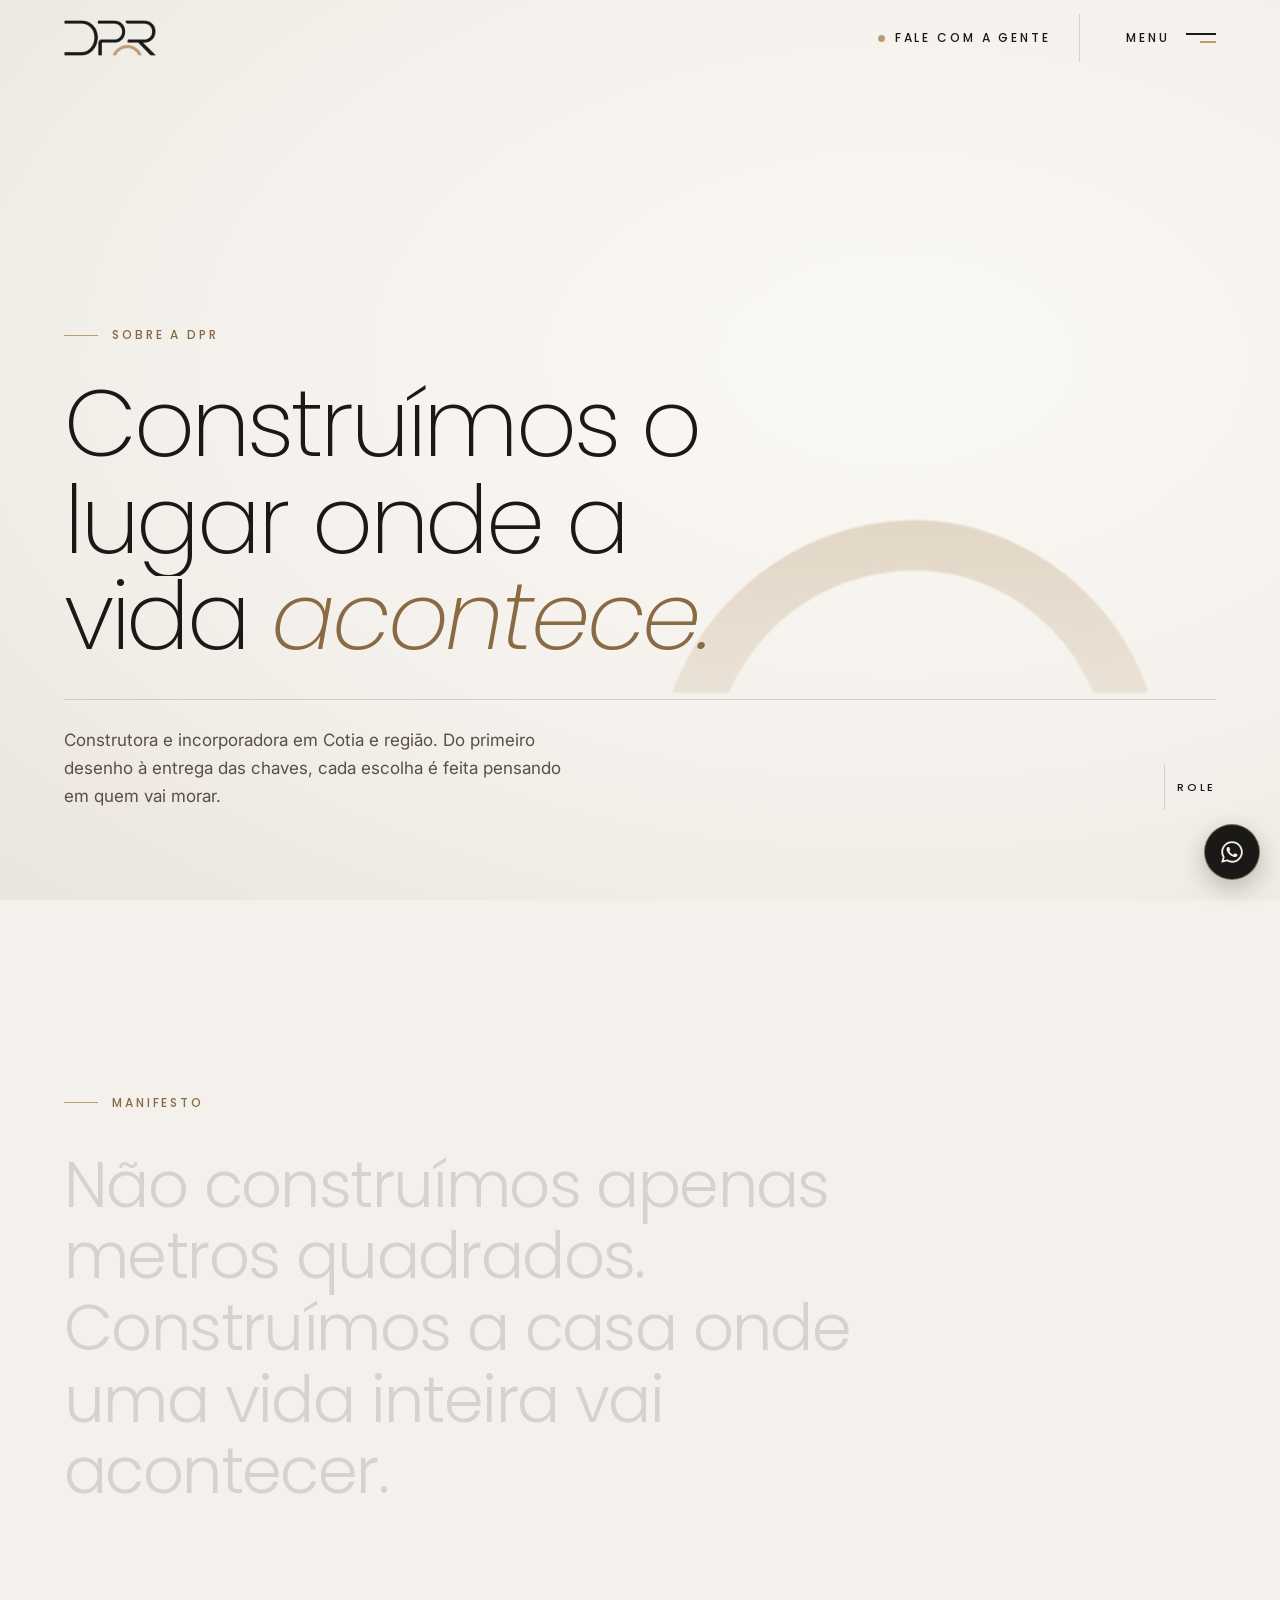
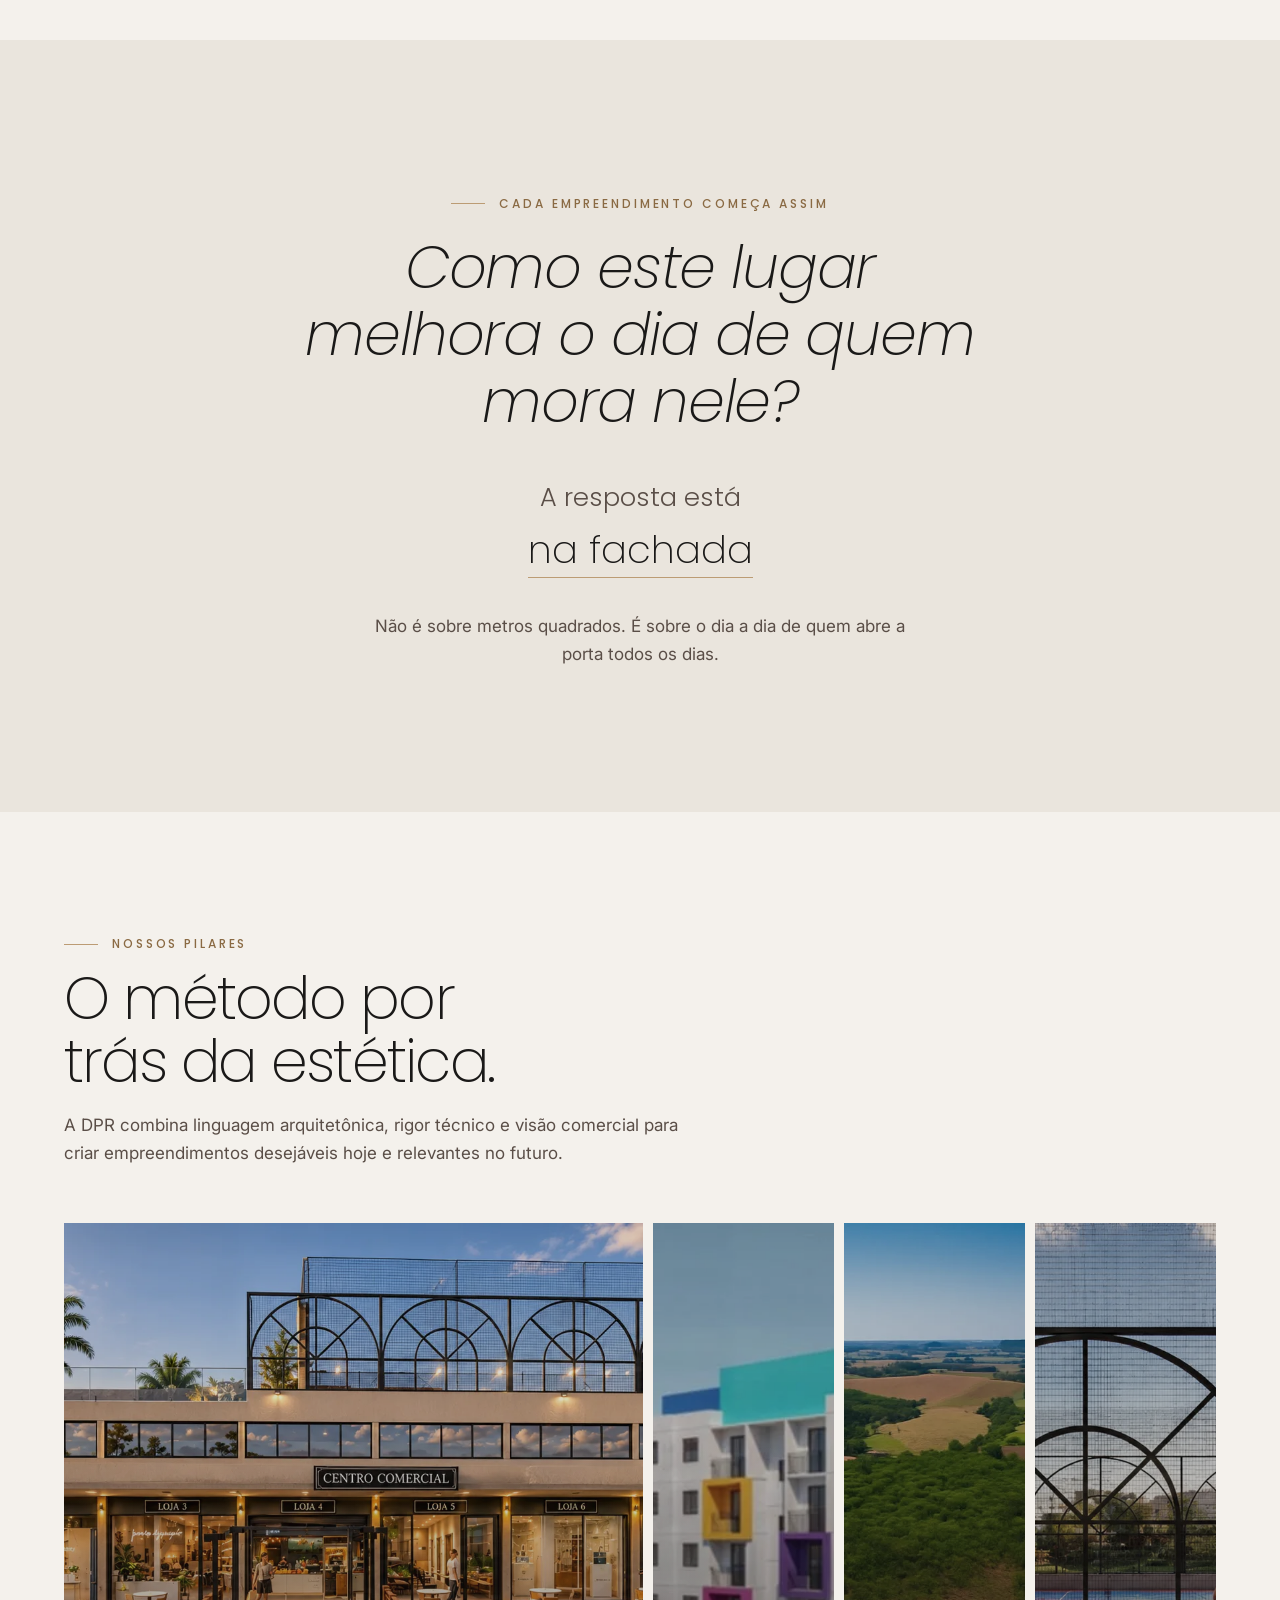
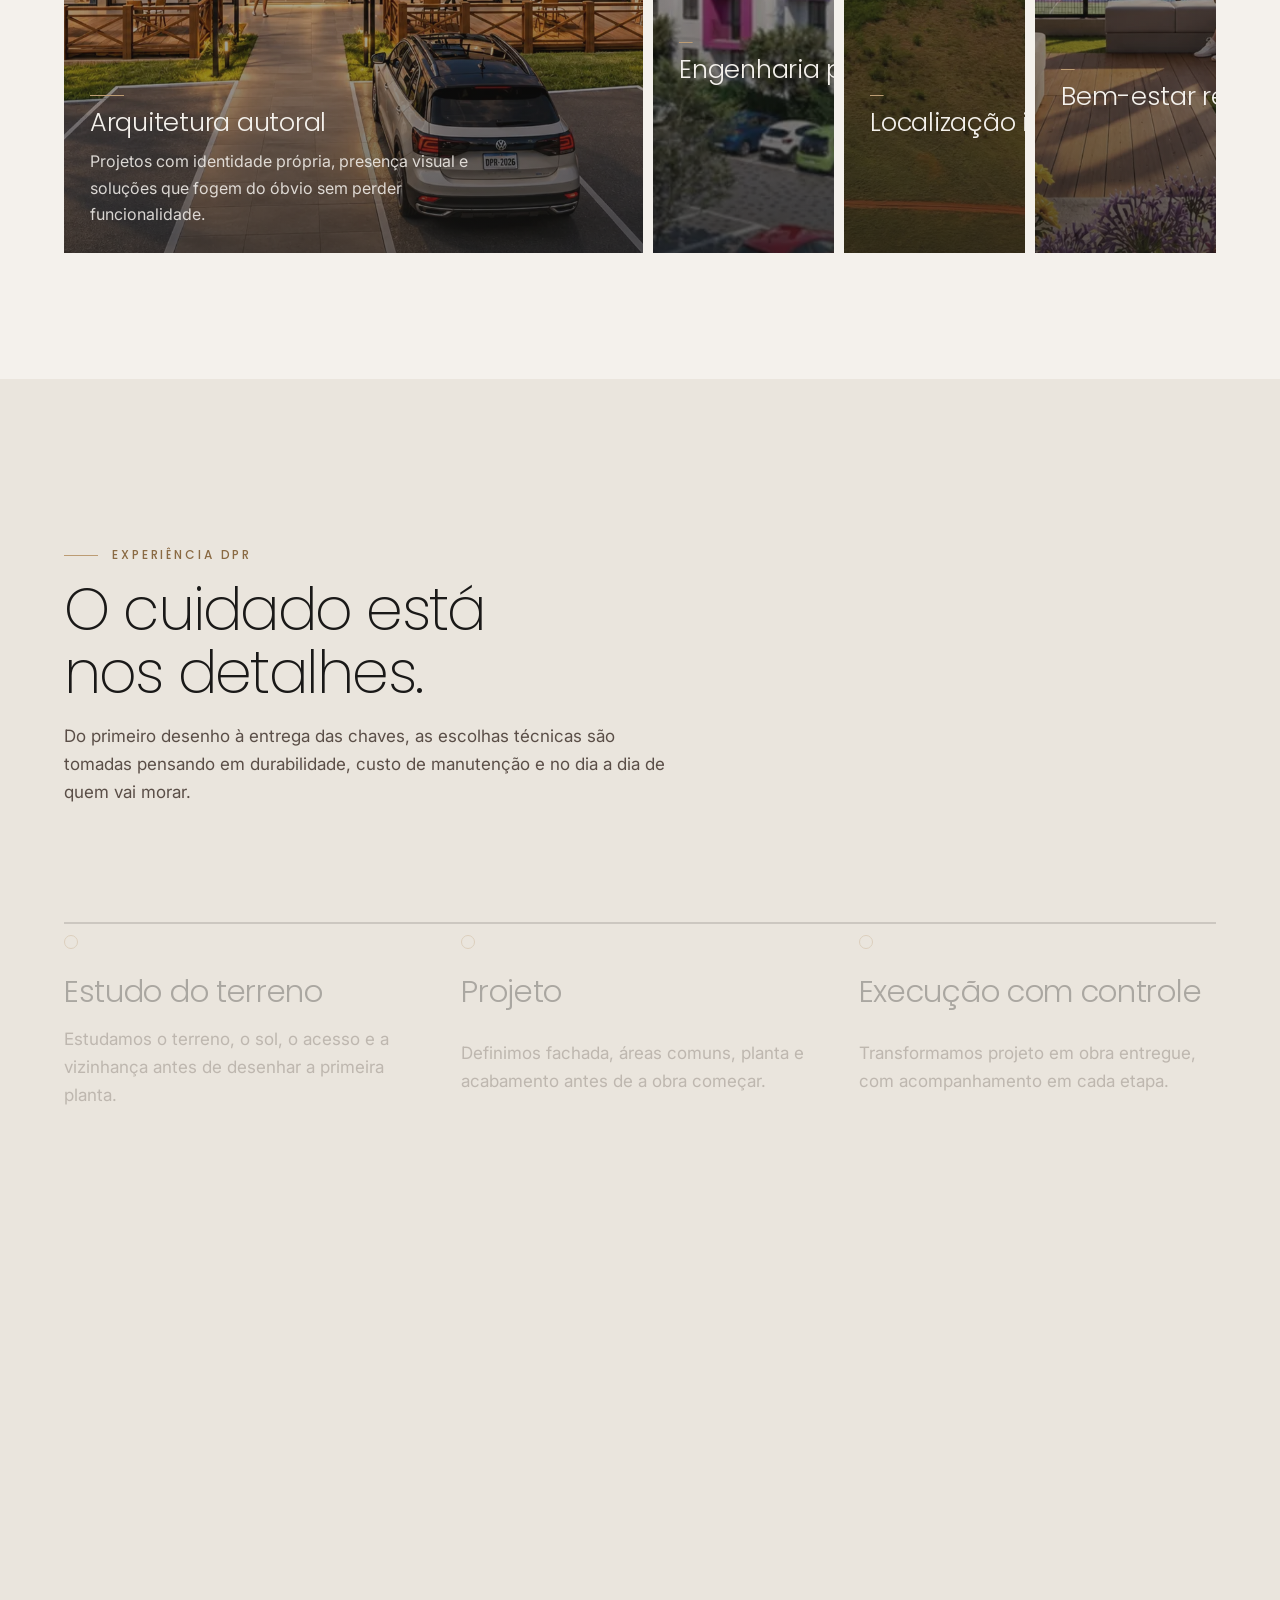
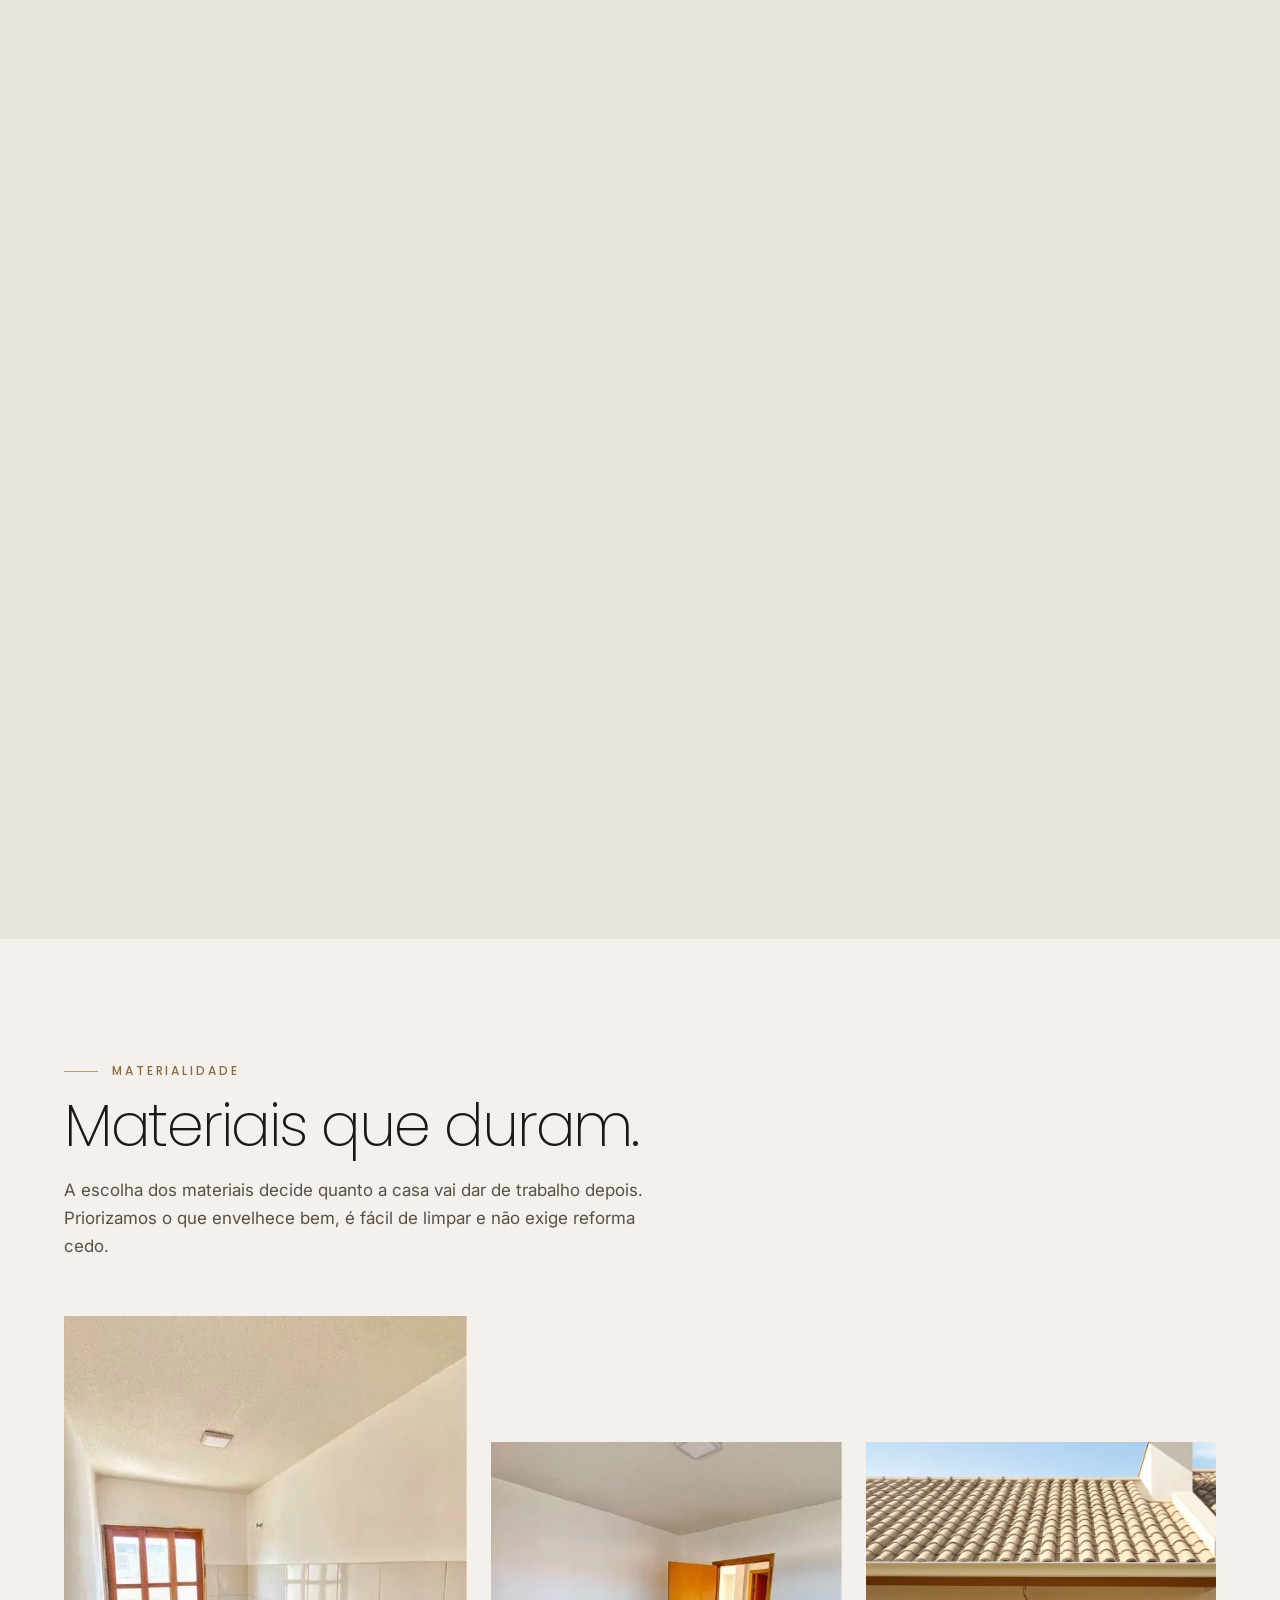
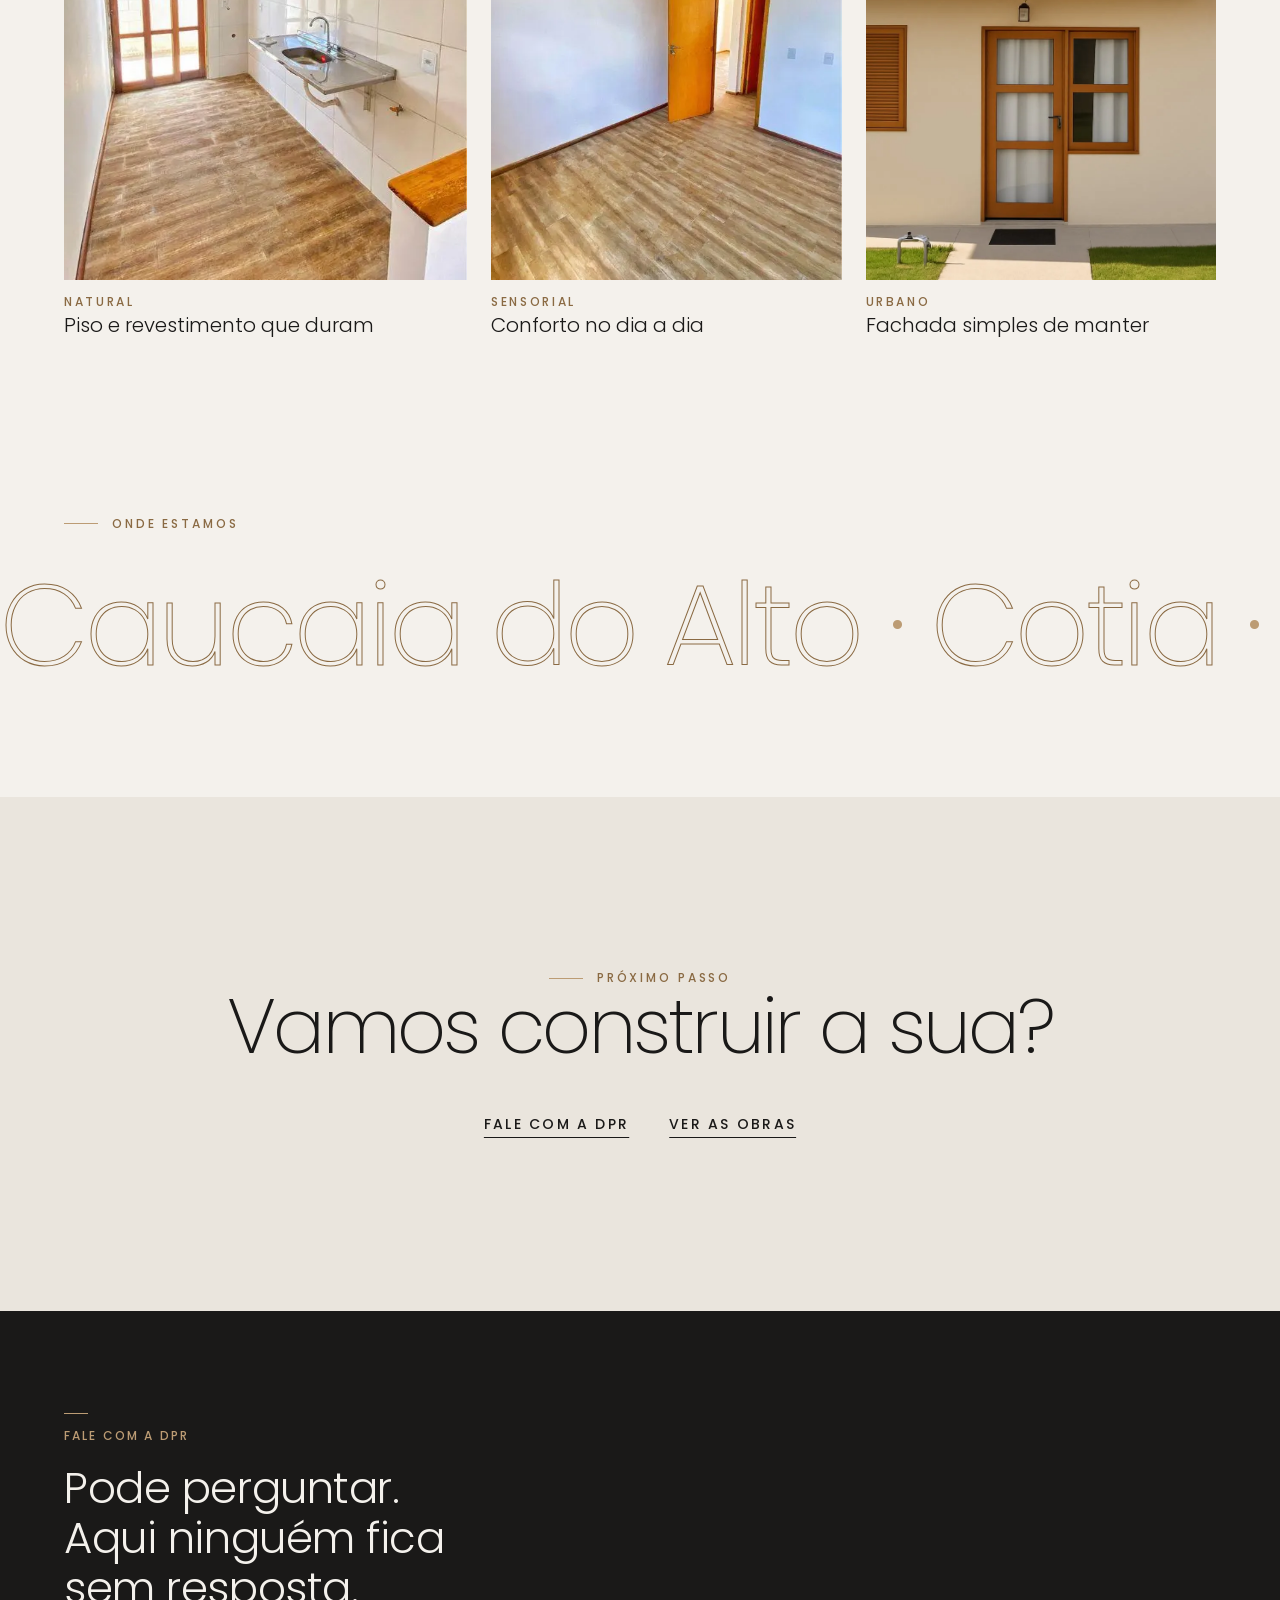
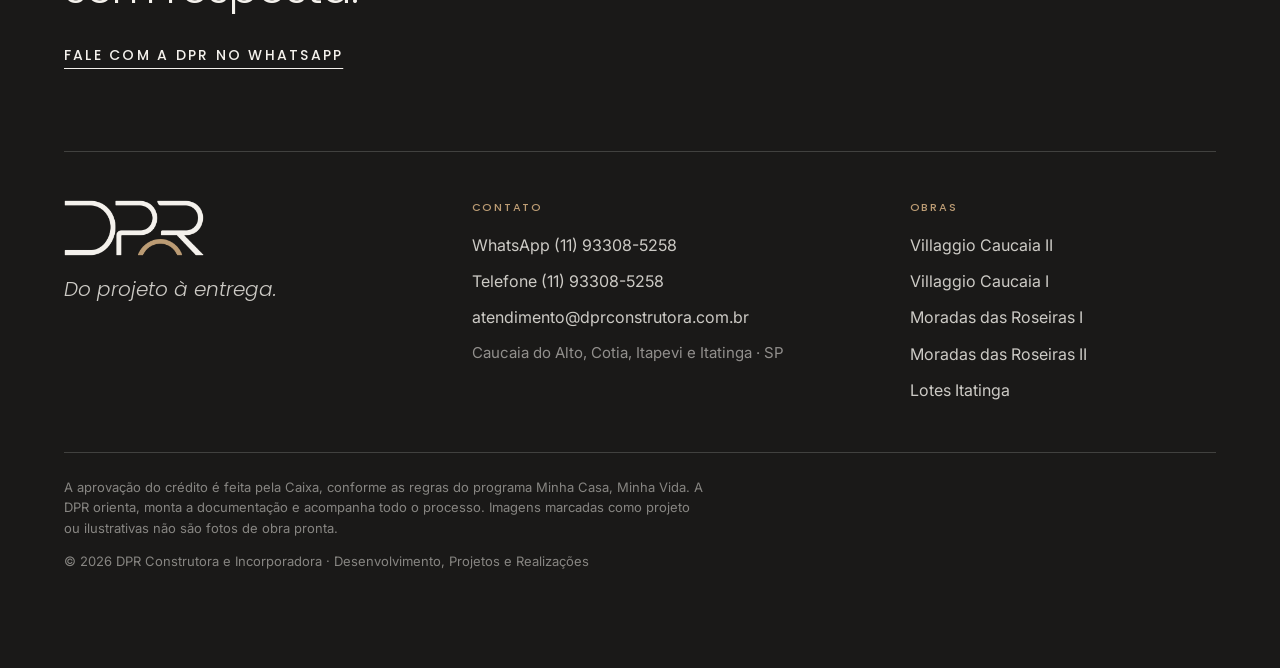
<file: sobre.html>
<!DOCTYPE html>
<html lang="pt-BR">
<head>
<meta charset="UTF-8">
<meta name="viewport" content="width=device-width, initial-scale=1">
<title>Sobre a DPR | Do projeto à entrega</title>
<meta name="description" content="Conheça a DPR Construtora e Incorporadora: arquitetura autoral, engenharia precisa e cuidado em cada detalhe, do primeiro desenho à entrega da chave em Cotia e região.">
<link rel="canonical" href="https://www.construtoradpr.com.br/sobre.html">
<meta name="theme-color" content="#1A1918">
<meta property="og:type" content="website">
<meta property="og:locale" content="pt_BR">
<meta property="og:site_name" content="DPR Construtora">
<meta property="og:title" content="DPR Construtora | Do projeto à entrega">
<meta property="og:description" content="Sua casa no terreno que já é seu. Projeto, financiamento e obra com uma única empresa.">
<meta property="og:image" content="https://www.construtoradpr.com.br/fotos/caucaia2/centro-comercial.webp">
<link rel="icon" type="image/png" sizes="32x32" href="/marca/dpr-icone.png">
<link rel="apple-touch-icon" href="/marca/dpr-icone-180.png">
<link rel="preconnect" href="https://fonts.googleapis.com">
<link rel="preconnect" href="https://fonts.gstatic.com" crossorigin>
<link rel="stylesheet" href="https://fonts.googleapis.com/css2?family=Inter:wght@400;500;600&family=Poppins:ital,wght@0,200;0,300;0,400;0,500;0,600;1,300&display=swap">
<link rel="stylesheet" href="/assets/dpr.css">
<link rel="stylesheet" href="/assets/sobre.css">
<script src="/assets/sobre.js" defer></script>
<script>document.documentElement.classList.add('js');</script>
<!-- three.js para a casa 3D do menu (assets/casa3d.js, carregada so ao abrir o menu no computador) -->
<script type="importmap">{"imports":{"three":"https://cdn.jsdelivr.net/npm/three@0.160.0/build/three.module.js","three/addons/":"https://cdn.jsdelivr.net/npm/three@0.160.0/examples/jsm/"}}</script>
<script src="/assets/dpr.js" defer></script>
</head>
<body class="sem-cartao">

<!-- Manual de Marca DPR v1.0 (proposta B): paleta grafite/marfim/concreto/taupe/areia, Poppins + Inter,
     botao = Poppins Medium sublinhado, uma mensagem e um botao por tela, simbolo pequeno em marfim no canto. -->

<!-- topo: logo, WhatsApp discreto e botao Menu. O menu abre uma cortina de faixas marfim que descem uma a uma,
     os itens sobem de dentro de uma mascara e a foto de uma obra da DPR muda ao passar o mouse em cada item. -->
<header class="topo">
  <div class="topo-in cont">
    <a class="topo-marca" href="/" aria-label="DPR Construtora, início">
      <span class="marca"><span class="marca-letras"></span><span class="marca-arco"><span></span></span></span>
    </a>
    <a class="topo-tel" href="https://wa.me/5511933085258?text=Ol%C3%A1%2C%20vim%20pelo%20site%20da%20DPR." target="_blank" rel="noopener"><span class="tel-ponto" aria-hidden="true"></span><span class="topo-tel-txt">Fale com a gente</span></a>
    <button class="topo-menu" type="button" aria-expanded="false" aria-controls="painel" aria-label="Abrir menu"><span class="menu-txt" aria-hidden="true"><span>Menu</span><span>Fechar</span></span><span class="menu-linhas" aria-hidden="true"><i></i><i></i></span></button>
  </div>
</header>

<div class="painel" id="painel" aria-hidden="true">
  <div class="painel-faixas" aria-hidden="true"><i></i><i></i><i></i><i></i><i></i></div>
  <div class="painel-in cont">
    <nav class="painel-nav" aria-label="Menu">
      <a href="/#inicio" data-frase="Sua casa no terreno que já é seu."><span class="painel-masc"><span class="painel-txt">Início</span></span></a>
      <a href="/sobre.html" data-frase="Do projeto à entrega, com cuidado nos detalhes." class="atual"><span class="painel-masc"><span class="painel-txt">Sobre</span></span></a>
      <a href="/#obras" data-frase="Villaggio Caucaia, Moradas das Roseiras e Lotes Itatinga."><span class="painel-masc"><span class="painel-txt">Obras</span></span></a>
      <a href="/#como-funciona" data-frase="Do primeiro oi à chave, pelo WhatsApp."><span class="painel-masc"><span class="painel-txt">Como funciona</span></span></a>
      <a href="/#contato" data-frase="Resposta no mesmo dia, sem compromisso."><span class="painel-masc"><span class="painel-txt">Contato</span></span></a>
    </nav>
    <div class="painel-lado" aria-hidden="true">
      <svg class="casa" viewBox="0 70 480 380" data-modo="inicio">
        <defs>
          <radialGradient id="c-ceu" cx="50%" cy="45%" r="60%"><stop offset="0" stop-color="#F3E3C8" stop-opacity=".9"/><stop offset="1" stop-color="#F4F1EC" stop-opacity="0"/></radialGradient>
          <filter id="c-desfoca" x="-30%" y="-30%" width="160%" height="160%"><feGaussianBlur stdDeviation="4"/></filter>
          <filter id="c-desfoca-forte" x="-50%" y="-50%" width="200%" height="200%"><feGaussianBlur stdDeviation="8"/></filter>
          <clipPath id="c-alvenaria"><path clip-rule="evenodd" d="M127.1 275 L265.6 355 L265.6 275 L196.4 175 L127.1 195 Z M369.6 295 L265.6 355 L265.6 275 L369.6 215 Z M142.7 254 L170.4 270 L170.4 240 L142.7 224 Z M222.3 300 L250.1 316 L250.1 286 L222.3 270 Z M354 274 L326.3 290 L326.3 260 L354 244 Z M308.9 300 L281.2 316 L281.2 286 L308.9 270 Z M184.2 308 L208.5 322 L208.5 270 L184.2 256 Z M189.4 219 L203.3 227 L203.3 213 L189.4 205 Z"/></clipPath>
          <clipPath id="c-sobe"><rect class="c-sobe" x="0" y="60" width="480" height="400"/></clipPath>
        </defs>
        <rect class="c-ceu" x="0" y="70" width="480" height="380" fill="url(#c-ceu)"/>
        <g class="cena">
          <g class="c-chao">
            <polygon class="c-lote-frente" points="5.8,295 239.7,430 239.7,442 5.8,307"/>
            <polygon class="c-lote-lado" points="473.5,295 239.7,430 239.7,442 473.5,307"/>
            <polygon class="c-lote" points="239.7,160 473.5,295 239.7,430 5.8,295"/>
            <polygon class="c-caminho" points="177.3,316 194.6,326 127.1,365 109.8,355"/>
            <polygon class="c-sombra" points="374.8,292 402.5,332 295.1,394 265.6,355 127.1,275 121.9,290 257,368"/>
            <polygon class="c-luz-chao" points="173.8,313.8 198.1,327.8 156.5,381.8 80.3,337.8"/>
          </g>
          <g class="c-arv c-arv-tras"><line class="a-tronco" x1="189.4" y1="215" x2="189.4" y2="197"/><polygon class="a-clara" points="189.4,127.6 159.6,197 189.4,206.6"/><polygon class="a-escura" points="189.4,127.6 189.4,206.6 219.3,197"/><polygon class="a-clara" points="189.4,103 168.5,154.7 189.4,161.4"/><polygon class="a-escura" points="189.4,103 189.4,161.4 210.3,154.7"/></g>
          <g class="c-arv c-arv-tras c-arv-2"><line class="a-tronco" x1="279.5" y1="211" x2="279.5" y2="193"/><polygon class="a-clara" points="279.5,142.4 257.6,193 279.5,200"/><polygon class="a-escura" points="279.5,142.4 279.5,200 301.4,193"/><polygon class="a-clara" points="279.5,123 264.2,161.5 279.5,166.4"/><polygon class="a-escura" points="279.5,123 279.5,166.4 294.8,161.5"/></g>
          <g class="c-casa">
            <g class="c-paredes" clip-path="url(#c-sobe)">
              <polygon class="c-parede-lado" points="369.6,295 265.6,355 265.6,275 369.6,215"/>
              <polygon class="c-parede-frente" points="127.1,275 265.6,355 265.6,275 196.4,175 127.1,195"/>
              <g class="c-tijolos" clip-path="url(#c-alvenaria)"><line x1="127.1" y1="268" x2="265.6" y2="348"/><line x1="369.6" y1="288" x2="265.6" y2="348"/><line x1="139.2" y1="282" x2="139.2" y2="275"/><line x1="151.3" y1="289" x2="151.3" y2="282"/><line x1="163.5" y1="296" x2="163.5" y2="289"/><line x1="175.6" y1="303" x2="175.6" y2="296"/><line x1="187.7" y1="310" x2="187.7" y2="303"/><line x1="199.8" y1="317" x2="199.8" y2="310"/><line x1="211.9" y1="324" x2="211.9" y2="317"/><line x1="224.1" y1="331" x2="224.1" y2="324"/><line x1="236.2" y1="338" x2="236.2" y2="331"/><line x1="248.3" y1="345" x2="248.3" y2="338"/><line x1="260.4" y1="352" x2="260.4" y2="345"/><line x1="357.4" y1="302" x2="357.4" y2="295"/><line x1="345.3" y1="309" x2="345.3" y2="302"/><line x1="333.2" y1="316" x2="333.2" y2="309"/><line x1="321.1" y1="323" x2="321.1" y2="316"/><line x1="308.9" y1="330" x2="308.9" y2="323"/><line x1="296.8" y1="337" x2="296.8" y2="330"/><line x1="284.7" y1="344" x2="284.7" y2="337"/><line x1="272.6" y1="351" x2="272.6" y2="344"/><line x1="127.1" y1="261" x2="265.6" y2="341"/><line x1="369.6" y1="281" x2="265.6" y2="341"/><line x1="133.1" y1="271.5" x2="133.1" y2="264.5"/><line x1="145.3" y1="278.5" x2="145.3" y2="271.5"/><line x1="157.4" y1="285.5" x2="157.4" y2="278.5"/><line x1="169.5" y1="292.5" x2="169.5" y2="285.5"/><line x1="181.6" y1="299.5" x2="181.6" y2="292.5"/><line x1="193.8" y1="306.5" x2="193.8" y2="299.5"/><line x1="205.9" y1="313.5" x2="205.9" y2="306.5"/><line x1="218" y1="320.5" x2="218" y2="313.5"/><line x1="230.1" y1="327.5" x2="230.1" y2="320.5"/><line x1="242.3" y1="334.5" x2="242.3" y2="327.5"/><line x1="254.4" y1="341.5" x2="254.4" y2="334.5"/><line x1="363.5" y1="291.5" x2="363.5" y2="284.5"/><line x1="351.4" y1="298.5" x2="351.4" y2="291.5"/><line x1="339.3" y1="305.5" x2="339.3" y2="298.5"/><line x1="327.1" y1="312.5" x2="327.1" y2="305.5"/><line x1="315" y1="319.5" x2="315" y2="312.5"/><line x1="302.9" y1="326.5" x2="302.9" y2="319.5"/><line x1="290.8" y1="333.5" x2="290.8" y2="326.5"/><line x1="278.6" y1="340.5" x2="278.6" y2="333.5"/><line x1="266.5" y1="347.5" x2="266.5" y2="340.5"/><line x1="127.1" y1="254" x2="265.6" y2="334"/><line x1="369.6" y1="274" x2="265.6" y2="334"/><line x1="139.2" y1="268" x2="139.2" y2="261"/><line x1="151.3" y1="275" x2="151.3" y2="268"/><line x1="163.5" y1="282" x2="163.5" y2="275"/><line x1="175.6" y1="289" x2="175.6" y2="282"/><line x1="187.7" y1="296" x2="187.7" y2="289"/><line x1="199.8" y1="303" x2="199.8" y2="296"/><line x1="211.9" y1="310" x2="211.9" y2="303"/><line x1="224.1" y1="317" x2="224.1" y2="310"/><line x1="236.2" y1="324" x2="236.2" y2="317"/><line x1="248.3" y1="331" x2="248.3" y2="324"/><line x1="260.4" y1="338" x2="260.4" y2="331"/><line x1="357.4" y1="288" x2="357.4" y2="281"/><line x1="345.3" y1="295" x2="345.3" y2="288"/><line x1="333.2" y1="302" x2="333.2" y2="295"/><line x1="321.1" y1="309" x2="321.1" y2="302"/><line x1="308.9" y1="316" x2="308.9" y2="309"/><line x1="296.8" y1="323" x2="296.8" y2="316"/><line x1="284.7" y1="330" x2="284.7" y2="323"/><line x1="272.6" y1="337" x2="272.6" y2="330"/><line x1="127.1" y1="247" x2="265.6" y2="327"/><line x1="369.6" y1="267" x2="265.6" y2="327"/><line x1="133.1" y1="257.5" x2="133.1" y2="250.5"/><line x1="145.3" y1="264.5" x2="145.3" y2="257.5"/><line x1="157.4" y1="271.5" x2="157.4" y2="264.5"/><line x1="169.5" y1="278.5" x2="169.5" y2="271.5"/><line x1="181.6" y1="285.5" x2="181.6" y2="278.5"/><line x1="193.8" y1="292.5" x2="193.8" y2="285.5"/><line x1="205.9" y1="299.5" x2="205.9" y2="292.5"/><line x1="218" y1="306.5" x2="218" y2="299.5"/><line x1="230.1" y1="313.5" x2="230.1" y2="306.5"/><line x1="242.3" y1="320.5" x2="242.3" y2="313.5"/><line x1="254.4" y1="327.5" x2="254.4" y2="320.5"/><line x1="363.5" y1="277.5" x2="363.5" y2="270.5"/><line x1="351.4" y1="284.5" x2="351.4" y2="277.5"/><line x1="339.3" y1="291.5" x2="339.3" y2="284.5"/><line x1="327.1" y1="298.5" x2="327.1" y2="291.5"/><line x1="315" y1="305.5" x2="315" y2="298.5"/><line x1="302.9" y1="312.5" x2="302.9" y2="305.5"/><line x1="290.8" y1="319.5" x2="290.8" y2="312.5"/><line x1="278.6" y1="326.5" x2="278.6" y2="319.5"/><line x1="266.5" y1="333.5" x2="266.5" y2="326.5"/><line x1="127.1" y1="240" x2="265.6" y2="320"/><line x1="369.6" y1="260" x2="265.6" y2="320"/><line x1="139.2" y1="254" x2="139.2" y2="247"/><line x1="151.3" y1="261" x2="151.3" y2="254"/><line x1="163.5" y1="268" x2="163.5" y2="261"/><line x1="175.6" y1="275" x2="175.6" y2="268"/><line x1="187.7" y1="282" x2="187.7" y2="275"/><line x1="199.8" y1="289" x2="199.8" y2="282"/><line x1="211.9" y1="296" x2="211.9" y2="289"/><line x1="224.1" y1="303" x2="224.1" y2="296"/><line x1="236.2" y1="310" x2="236.2" y2="303"/><line x1="248.3" y1="317" x2="248.3" y2="310"/><line x1="260.4" y1="324" x2="260.4" y2="317"/><line x1="357.4" y1="274" x2="357.4" y2="267"/><line x1="345.3" y1="281" x2="345.3" y2="274"/><line x1="333.2" y1="288" x2="333.2" y2="281"/><line x1="321.1" y1="295" x2="321.1" y2="288"/><line x1="308.9" y1="302" x2="308.9" y2="295"/><line x1="296.8" y1="309" x2="296.8" y2="302"/><line x1="284.7" y1="316" x2="284.7" y2="309"/><line x1="272.6" y1="323" x2="272.6" y2="316"/><line x1="127.1" y1="233" x2="265.6" y2="313"/><line x1="369.6" y1="253" x2="265.6" y2="313"/><line x1="133.1" y1="243.5" x2="133.1" y2="236.5"/><line x1="145.3" y1="250.5" x2="145.3" y2="243.5"/><line x1="157.4" y1="257.5" x2="157.4" y2="250.5"/><line x1="169.5" y1="264.5" x2="169.5" y2="257.5"/><line x1="181.6" y1="271.5" x2="181.6" y2="264.5"/><line x1="193.8" y1="278.5" x2="193.8" y2="271.5"/><line x1="205.9" y1="285.5" x2="205.9" y2="278.5"/><line x1="218" y1="292.5" x2="218" y2="285.5"/><line x1="230.1" y1="299.5" x2="230.1" y2="292.5"/><line x1="242.3" y1="306.5" x2="242.3" y2="299.5"/><line x1="254.4" y1="313.5" x2="254.4" y2="306.5"/><line x1="363.5" y1="263.5" x2="363.5" y2="256.5"/><line x1="351.4" y1="270.5" x2="351.4" y2="263.5"/><line x1="339.3" y1="277.5" x2="339.3" y2="270.5"/><line x1="327.1" y1="284.5" x2="327.1" y2="277.5"/><line x1="315" y1="291.5" x2="315" y2="284.5"/><line x1="302.9" y1="298.5" x2="302.9" y2="291.5"/><line x1="290.8" y1="305.5" x2="290.8" y2="298.5"/><line x1="278.6" y1="312.5" x2="278.6" y2="305.5"/><line x1="266.5" y1="319.5" x2="266.5" y2="312.5"/><line x1="127.1" y1="226" x2="265.6" y2="306"/><line x1="369.6" y1="246" x2="265.6" y2="306"/><line x1="139.2" y1="240" x2="139.2" y2="233"/><line x1="151.3" y1="247" x2="151.3" y2="240"/><line x1="163.5" y1="254" x2="163.5" y2="247"/><line x1="175.6" y1="261" x2="175.6" y2="254"/><line x1="187.7" y1="268" x2="187.7" y2="261"/><line x1="199.8" y1="275" x2="199.8" y2="268"/><line x1="211.9" y1="282" x2="211.9" y2="275"/><line x1="224.1" y1="289" x2="224.1" y2="282"/><line x1="236.2" y1="296" x2="236.2" y2="289"/><line x1="248.3" y1="303" x2="248.3" y2="296"/><line x1="260.4" y1="310" x2="260.4" y2="303"/><line x1="357.4" y1="260" x2="357.4" y2="253"/><line x1="345.3" y1="267" x2="345.3" y2="260"/><line x1="333.2" y1="274" x2="333.2" y2="267"/><line x1="321.1" y1="281" x2="321.1" y2="274"/><line x1="308.9" y1="288" x2="308.9" y2="281"/><line x1="296.8" y1="295" x2="296.8" y2="288"/><line x1="284.7" y1="302" x2="284.7" y2="295"/><line x1="272.6" y1="309" x2="272.6" y2="302"/><line x1="127.1" y1="219" x2="265.6" y2="299"/><line x1="369.6" y1="239" x2="265.6" y2="299"/><line x1="133.1" y1="229.5" x2="133.1" y2="222.5"/><line x1="145.3" y1="236.5" x2="145.3" y2="229.5"/><line x1="157.4" y1="243.5" x2="157.4" y2="236.5"/><line x1="169.5" y1="250.5" x2="169.5" y2="243.5"/><line x1="181.6" y1="257.5" x2="181.6" y2="250.5"/><line x1="193.8" y1="264.5" x2="193.8" y2="257.5"/><line x1="205.9" y1="271.5" x2="205.9" y2="264.5"/><line x1="218" y1="278.5" x2="218" y2="271.5"/><line x1="230.1" y1="285.5" x2="230.1" y2="278.5"/><line x1="242.3" y1="292.5" x2="242.3" y2="285.5"/><line x1="254.4" y1="299.5" x2="254.4" y2="292.5"/><line x1="363.5" y1="249.5" x2="363.5" y2="242.5"/><line x1="351.4" y1="256.5" x2="351.4" y2="249.5"/><line x1="339.3" y1="263.5" x2="339.3" y2="256.5"/><line x1="327.1" y1="270.5" x2="327.1" y2="263.5"/><line x1="315" y1="277.5" x2="315" y2="270.5"/><line x1="302.9" y1="284.5" x2="302.9" y2="277.5"/><line x1="290.8" y1="291.5" x2="290.8" y2="284.5"/><line x1="278.6" y1="298.5" x2="278.6" y2="291.5"/><line x1="266.5" y1="305.5" x2="266.5" y2="298.5"/><line x1="127.1" y1="212" x2="265.6" y2="292"/><line x1="369.6" y1="232" x2="265.6" y2="292"/><line x1="139.2" y1="226" x2="139.2" y2="219"/><line x1="151.3" y1="233" x2="151.3" y2="226"/><line x1="163.5" y1="240" x2="163.5" y2="233"/><line x1="175.6" y1="247" x2="175.6" y2="240"/><line x1="187.7" y1="254" x2="187.7" y2="247"/><line x1="199.8" y1="261" x2="199.8" y2="254"/><line x1="211.9" y1="268" x2="211.9" y2="261"/><line x1="224.1" y1="275" x2="224.1" y2="268"/><line x1="236.2" y1="282" x2="236.2" y2="275"/><line x1="248.3" y1="289" x2="248.3" y2="282"/><line x1="260.4" y1="296" x2="260.4" y2="289"/><line x1="357.4" y1="246" x2="357.4" y2="239"/><line x1="345.3" y1="253" x2="345.3" y2="246"/><line x1="333.2" y1="260" x2="333.2" y2="253"/><line x1="321.1" y1="267" x2="321.1" y2="260"/><line x1="308.9" y1="274" x2="308.9" y2="267"/><line x1="296.8" y1="281" x2="296.8" y2="274"/><line x1="284.7" y1="288" x2="284.7" y2="281"/><line x1="272.6" y1="295" x2="272.6" y2="288"/><line x1="127.1" y1="205" x2="265.6" y2="285"/><line x1="369.6" y1="225" x2="265.6" y2="285"/><line x1="133.1" y1="215.5" x2="133.1" y2="208.5"/><line x1="145.3" y1="222.5" x2="145.3" y2="215.5"/><line x1="157.4" y1="229.5" x2="157.4" y2="222.5"/><line x1="169.5" y1="236.5" x2="169.5" y2="229.5"/><line x1="181.6" y1="243.5" x2="181.6" y2="236.5"/><line x1="193.8" y1="250.5" x2="193.8" y2="243.5"/><line x1="205.9" y1="257.5" x2="205.9" y2="250.5"/><line x1="218" y1="264.5" x2="218" y2="257.5"/><line x1="230.1" y1="271.5" x2="230.1" y2="264.5"/><line x1="242.3" y1="278.5" x2="242.3" y2="271.5"/><line x1="254.4" y1="285.5" x2="254.4" y2="278.5"/><line x1="363.5" y1="235.5" x2="363.5" y2="228.5"/><line x1="351.4" y1="242.5" x2="351.4" y2="235.5"/><line x1="339.3" y1="249.5" x2="339.3" y2="242.5"/><line x1="327.1" y1="256.5" x2="327.1" y2="249.5"/><line x1="315" y1="263.5" x2="315" y2="256.5"/><line x1="302.9" y1="270.5" x2="302.9" y2="263.5"/><line x1="290.8" y1="277.5" x2="290.8" y2="270.5"/><line x1="278.6" y1="284.5" x2="278.6" y2="277.5"/><line x1="266.5" y1="291.5" x2="266.5" y2="284.5"/><line x1="127.1" y1="198" x2="265.6" y2="278"/><line x1="369.6" y1="218" x2="265.6" y2="278"/><line x1="139.2" y1="212" x2="139.2" y2="205"/><line x1="151.3" y1="219" x2="151.3" y2="212"/><line x1="163.5" y1="226" x2="163.5" y2="219"/><line x1="175.6" y1="233" x2="175.6" y2="226"/><line x1="187.7" y1="240" x2="187.7" y2="233"/><line x1="199.8" y1="247" x2="199.8" y2="240"/><line x1="211.9" y1="254" x2="211.9" y2="247"/><line x1="224.1" y1="261" x2="224.1" y2="254"/><line x1="236.2" y1="268" x2="236.2" y2="261"/><line x1="248.3" y1="275" x2="248.3" y2="268"/><line x1="260.4" y1="282" x2="260.4" y2="275"/><line x1="357.4" y1="232" x2="357.4" y2="225"/><line x1="345.3" y1="239" x2="345.3" y2="232"/><line x1="333.2" y1="246" x2="333.2" y2="239"/><line x1="321.1" y1="253" x2="321.1" y2="246"/><line x1="308.9" y1="260" x2="308.9" y2="253"/><line x1="296.8" y1="267" x2="296.8" y2="260"/><line x1="284.7" y1="274" x2="284.7" y2="267"/><line x1="272.6" y1="281" x2="272.6" y2="274"/><line x1="135.2" y1="192.7" x2="257.6" y2="263.3"/><line x1="143.2" y1="190.3" x2="249.5" y2="251.7"/><line x1="151.3" y1="188" x2="241.4" y2="240"/><line x1="159.4" y1="185.7" x2="233.3" y2="228.3"/><line x1="167.5" y1="183.3" x2="225.2" y2="216.7"/><line x1="175.6" y1="181" x2="217.1" y2="205"/><line x1="183.7" y1="178.7" x2="209.1" y2="193.3"/><line x1="191.7" y1="176.3" x2="201" y2="181.7"/></g>
              <polygon class="c-vidro" points="142.7,254 170.4,270 170.4,240 142.7,224"/><polygon class="c-acesa" points="142.7,254 170.4,270 170.4,240 142.7,224"/><g class="c-caixilho"><polygon class="c-moldura" points="142.7,254 170.4,270 170.4,240 142.7,224"/><line x1="156.5" y1="262" x2="156.5" y2="232"/><line x1="142.7" y1="239" x2="170.4" y2="255"/></g><line class="c-peitoril" x1="142.7" y1="256.4" x2="170.4" y2="272.4"/><polygon class="c-vidro" points="222.3,300 250.1,316 250.1,286 222.3,270"/><polygon class="c-acesa" points="222.3,300 250.1,316 250.1,286 222.3,270"/><g class="c-caixilho"><polygon class="c-moldura" points="222.3,300 250.1,316 250.1,286 222.3,270"/><line x1="236.2" y1="308" x2="236.2" y2="278"/><line x1="222.3" y1="285" x2="250.1" y2="301"/></g><line class="c-peitoril" x1="222.3" y1="302.4" x2="250.1" y2="318.4"/>
              <polygon class="c-vidro c-vidro-lado" points="354,274 326.3,290 326.3,260 354,244"/><polygon class="c-acesa" points="354,274 326.3,290 326.3,260 354,244"/><g class="c-caixilho"><polygon class="c-moldura" points="354,274 326.3,290 326.3,260 354,244"/><line x1="340.1" y1="282" x2="340.1" y2="252"/><line x1="354" y1="259" x2="326.3" y2="275"/></g><line class="c-peitoril" x1="354" y1="276.4" x2="326.3" y2="292.4"/><polygon class="c-vidro c-vidro-lado" points="308.9,300 281.2,316 281.2,286 308.9,270"/><polygon class="c-acesa" points="308.9,300 281.2,316 281.2,286 308.9,270"/><g class="c-caixilho"><polygon class="c-moldura" points="308.9,300 281.2,316 281.2,286 308.9,270"/><line x1="295.1" y1="308" x2="295.1" y2="278"/><line x1="308.9" y1="285" x2="281.2" y2="301"/></g><line class="c-peitoril" x1="308.9" y1="302.4" x2="281.2" y2="318.4"/>
              <polygon class="c-vidro" points="189.4,219 203.3,227 203.3,213 189.4,205"/><polygon class="c-acesa" points="189.4,219 203.3,227 203.3,213 189.4,205"/><polygon class="c-moldura" points="189.4,219 203.3,227 203.3,213 189.4,205"/>
              <polygon class="c-dentro" points="184.2,308 208.5,322 208.5,270 184.2,256"/>
              <g class="c-porta-fechada"><polygon class="c-folha" points="184.2,308 208.5,322 208.5,270 184.2,256"/><line class="c-macaneta" x1="204.2" y1="295.5" x2="204.2" y2="290.5"/></g>
              <g class="c-porta-aberta"><polygon class="c-folha" points="184.2,308 213.9,298.1 213.9,246.1 184.2,256"/></g>
              <polygon class="c-moldura" points="184.2,308 208.5,322 208.5,270 184.2,256"/>
              <polygon class="c-degrau-topo" points="179,301 213.7,321 203.3,327 168.6,307"/>
              <polygon class="c-degrau-frente" points="168.6,311 203.3,331 203.3,327 168.6,307"/>
              <polygon class="c-degrau-lado" points="213.7,325 203.3,331 203.3,327 213.7,321"/>
            </g>
            <g class="c-telhado">
              <polygon class="c-agua-esq" points="308.9,110 231,132.5 109.8,202.5 187.7,180"/>
              <polygon class="c-chamine-frente" points="288.2,178 302,198 302,142 288.2,134"/>
              <polygon class="c-chamine-lado" points="315.9,190 302,198 302,142 315.9,134"/>
              <polygon class="c-agua-dir" points="308.9,110 386.9,222.5 265.6,292.5 187.7,180"/>
              <g class="c-telhas"><line x1="300.3" y1="115" x2="378.2" y2="227.5"/><line x1="291.6" y1="120" x2="369.6" y2="232.5"/><line x1="283" y1="125" x2="360.9" y2="237.5"/><line x1="274.3" y1="130" x2="352.2" y2="242.5"/><line x1="265.6" y1="135" x2="343.6" y2="247.5"/><line x1="257" y1="140" x2="334.9" y2="252.5"/><line x1="248.3" y1="145" x2="326.3" y2="257.5"/><line x1="239.7" y1="150" x2="317.6" y2="262.5"/><line x1="231" y1="155" x2="308.9" y2="267.5"/><line x1="222.3" y1="160" x2="300.3" y2="272.5"/><line x1="213.7" y1="165" x2="291.6" y2="277.5"/><line x1="205" y1="170" x2="283" y2="282.5"/><line x1="196.4" y1="175" x2="274.3" y2="287.5"/><line x1="324.5" y1="132.5" x2="203.3" y2="202.5"/><line x1="340.1" y1="155" x2="218.9" y2="225"/><line x1="355.7" y1="177.5" x2="234.5" y2="247.5"/><line x1="371.3" y1="200" x2="250.1" y2="270"/></g>
              <polygon class="c-chamine-topo" points="302,126 315.9,134 302,142 288.2,134"/>
              <polygon class="c-chamine-lado c-chamine-frente2" points="315.9,189.8 302,197.8 302,142 315.9,134"/>
              <polygon class="c-beiral" points="109.8,202.5 187.7,180 265.6,292.5 265.6,298.1 187.7,185.6 109.8,208.1"/>
            </g>
          </g>
          <g class="c-fumaca" filter="url(#c-desfoca)"><ellipse class="c-fumo" cx="302" cy="128" rx="7" ry="6" style="animation-delay:0s"/><ellipse class="c-fumo" cx="302" cy="128" rx="7" ry="6" style="animation-delay:1.3s"/><ellipse class="c-fumo" cx="302" cy="128" rx="7" ry="6" style="animation-delay:2.6s"/></g>
          <g class="c-andaime"><line x1="380" y1="305" x2="380" y2="209"/><line x1="331.5" y1="333" x2="331.5" y2="237"/><line x1="283" y1="361" x2="283" y2="265"/><line x1="380" y1="273" x2="283" y2="329"/><line x1="380" y1="241" x2="283" y2="297"/><line x1="380" y1="213" x2="283" y2="269"/><line x1="380" y1="305" x2="331.5" y2="301"/><line x1="331.5" y1="301" x2="283" y2="297"/><line x1="380" y1="241" x2="331.5" y2="241"/></g>
          <g class="c-arv c-arv-frente"><line class="a-tronco" x1="255.2" y1="401" x2="255.2" y2="383"/><polygon class="a-clara" points="255.2,335.5 231.3,383 255.2,390.6"/><polygon class="a-escura" points="255.2,335.5 255.2,390.6 279.1,383"/><polygon class="a-clara" points="255.2,317 238.5,353.3 255.2,358.7"/><polygon class="a-escura" points="255.2,317 255.2,358.7 272,353.3"/></g>
          <g class="c-arv c-arv-frente c-arv-2"><line class="a-tronco" x1="47.4" y1="293" x2="47.4" y2="275"/><polygon class="a-clara" points="47.4,252.4 31.5,275 47.4,280.1"/><polygon class="a-escura" points="47.4,252.4 47.4,280.1 63.3,275"/><polygon class="a-clara" points="47.4,241 36.3,259.7 47.4,263.3"/><polygon class="a-escura" points="47.4,241 47.4,263.3 58.6,259.7"/></g>
        </g>
      </svg>
      <p class="painel-leg"><span class="painel-leg-txt">Sua casa no terreno que já é seu.</span></p>
    </div>
  </div>
</div>

<main class="sb">

  <!-- abertura: o arco da marca nasce grande atras do titulo -->
  <section class="sb-abre" id="inicio" aria-labelledby="sb-titulo">
    <div class="sb-sol" aria-hidden="true"><span></span></div>
    <div class="cont">
      <span class="sb-rot">Sobre a DPR</span>
      <h1 id="sb-titulo"><span class="m"><span style="--i:0">Construímos</span></span> <span class="m"><span style="--i:1">o</span></span> <span class="m"><span style="--i:2">lugar</span></span> <span class="m"><span style="--i:3">onde</span></span> <span class="m"><span style="--i:4">a</span></span> <span class="m"><span style="--i:5">vida</span></span> <span class="m"><span style="--i:6"><em>acontece.</em></span></span></h1>
      <div class="sb-abre-pe">
        <p>Construtora e incorporadora em Cotia e região. Do primeiro desenho à entrega das chaves, cada escolha é feita pensando em quem vai morar.</p>
        <span class="sb-desce" aria-hidden="true"><i></i>Role</span>
      </div>
    </div>
  </section>

  <!-- manifesto: as palavras se acendem com a rolagem -->
  <section class="sb-manifesto" aria-label="Manifesto">
    <div class="sb-manifesto-fixo cont">
      <span class="sb-rot">Manifesto</span>
      <p class="sb-manifesto-txt"><span>Não</span> <span>construímos</span> <span>apenas</span> <span>metros</span> <span>quadrados.</span> <span>Construímos</span> <span>a</span> <span class="dourada">casa</span> <span>onde</span> <span>uma</span> <span class="dourada">vida</span> <span class="dourada">inteira</span> <span>vai</span> <span>acontecer.</span></p>
      <p class="sb-manifesto-sub">Lugar de voltar no fim do dia, endereço para chamar de seu e, para a maioria das famílias, a maior compra da vida.</p>
    </div>
  </section>

  <!-- a pergunta que abre cada projeto -->
  <section class="sb-pergunta" aria-labelledby="sb-pergunta">
    <div class="cont" data-revela>
      <span class="sb-rot">Cada empreendimento começa assim</span>
      <q id="sb-pergunta">Como este lugar melhora o dia de quem mora nele?</q>
      <p class="sb-resposta">A resposta está <span class="sb-gira" aria-live="off"><span>na planta</span><span>na fachada</span><span>nos materiais</span><span>na luz que entra</span><span>na segurança da portaria</span><span>em sentir que o lugar é seu</span></span></p>
      <p class="sb-fecho">Não é sobre metros quadrados. É sobre o dia a dia de quem abre a porta todos os dias.</p>
    </div>
  </section>

  <!-- pilares: paineis que se abrem -->
  <section class="sb-pilares" aria-labelledby="sb-pilares">
    <div class="cont">
      <div class="sb-cab" data-revela>
        <span class="sb-rot">Nossos pilares</span>
        <h2 id="sb-pilares">O método por trás da estética.</h2>
        <p>A DPR combina linguagem arquitetônica, rigor técnico e visão comercial para criar empreendimentos desejáveis hoje e relevantes no futuro.</p>
      </div>
      <div class="sb-paineis" data-revela>
        <button class="sb-painel ativo" type="button" aria-expanded="true"><img src="/fotos/caucaia2/centro-comercial.webp" alt="" loading="lazy"><span class="sb-painel-t"><span class="sb-painel-fio"></span><h3>Arquitetura autoral</h3><p>Projetos com identidade própria, presença visual e soluções que fogem do óbvio sem perder funcionalidade.</p></span></button>
        <button class="sb-painel" type="button" aria-expanded="false"><img src="/fotos/emp/moradas-torres.webp" alt="" loading="lazy"><span class="sb-painel-t"><span class="sb-painel-fio"></span><h3>Engenharia precisa</h3><p>Planejamento técnico, execução controlada e atenção aos detalhes que garantem segurança, durabilidade e qualidade.</p></span></button>
        <button class="sb-painel" type="button" aria-expanded="false"><img src="/fotos/emp/lotes-aerea-2.webp" alt="" loading="lazy"><span class="sb-painel-t"><span class="sb-painel-fio"></span><h3>Localização inteligente</h3><p>Endereços pensados por potencial de valorização, acesso, conveniência e qualidade de vida.</p></span></button>
        <button class="sb-painel" type="button" aria-expanded="false"><img src="/fotos/caucaia2/jardim.webp" alt="" loading="lazy"><span class="sb-painel-t"><span class="sb-painel-fio"></span><h3>Bem-estar real</h3><p>Espaços desenhados para luz, ventilação, conforto, privacidade e uma rotina mais leve.</p></span></button>
      </div>
    </div>
  </section>

  <!-- metodo: linha que se desenha -->
  <section class="sb-metodo" aria-labelledby="sb-metodo">
    <div class="sb-metodo-fixo cont">
      <div class="sb-cab">
        <span class="sb-rot">Experiência DPR</span>
        <h2 id="sb-metodo">O cuidado está nos detalhes.</h2>
        <p>Do primeiro desenho à entrega das chaves, as escolhas técnicas são tomadas pensando em durabilidade, custo de manutenção e no dia a dia de quem vai morar.</p>
      </div>
      <div class="sb-linha" aria-hidden="true"><span></span></div>
      <div class="sb-etapas">
        <div class="sb-etapa"><h3>Estudo do terreno</h3><p>Estudamos o terreno, o sol, o acesso e a vizinhança antes de desenhar a primeira planta.</p></div>
        <div class="sb-etapa"><h3>Projeto</h3><p>Definimos fachada, áreas comuns, planta e acabamento antes de a obra começar.</p></div>
        <div class="sb-etapa"><h3>Execução com controle</h3><p>Transformamos projeto em obra entregue, com acompanhamento em cada etapa.</p></div>
      </div>
    </div>
  </section>

  <!-- materiais -->
  <section class="sb-materiais" aria-labelledby="sb-materiais">
    <div class="cont">
      <div class="sb-cab" data-revela>
        <span class="sb-rot">Materialidade</span>
        <h2 id="sb-materiais">Materiais que duram.</h2>
        <p>A escolha dos materiais decide quanto a casa vai dar de trabalho depois. Priorizamos o que envelhece bem, é fácil de limpar e não exige reforma cedo.</p>
      </div>
      <div class="sb-mat-grade">
        <figure class="sb-mat" data-revela><div class="sb-mat-foto"><img src="/fotos/obras/entregue-cozinha.webp" alt="Cozinha de casa entregue pela DPR" loading="lazy"></div><figcaption><b>Natural</b><span>Piso e revestimento que duram</span></figcaption></figure>
        <figure class="sb-mat" data-revela style="--d:1"><div class="sb-mat-foto"><img src="/fotos/obras/entregue-quarto.webp" alt="Quarto de casa entregue pela DPR" loading="lazy"></div><figcaption><b>Sensorial</b><span>Conforto no dia a dia</span></figcaption></figure>
        <figure class="sb-mat" data-revela style="--d:2"><div class="sb-mat-foto"><img src="/fotos/emp/caucaia1-casa.webp" alt="Fachada de casa do Villaggio Caucaia I" loading="lazy"></div><figcaption><b>Urbano</b><span>Fachada simples de manter</span></figcaption></figure>
      </div>
    </div>
  </section>

  <!-- onde estamos -->
  <section class="sb-onde" aria-labelledby="sb-onde">
    <div class="cont"><span class="sb-rot" id="sb-onde">Onde estamos</span></div>
    <div class="sb-faixa" aria-hidden="true"><span>Caucaia do Alto <b>·</b> Cotia <b>·</b> Itapevi <b>·</b> Itatinga <b>·</b></span><span>Caucaia do Alto <b>·</b> Cotia <b>·</b> Itapevi <b>·</b> Itatinga <b>·</b></span></div>
    <p class="so-leitor">Caucaia do Alto, Cotia, Itapevi e Itatinga, em São Paulo.</p>
  </section>

  <!-- chamada final -->
  <section class="sb-fim" aria-labelledby="sb-fim">
    <div class="cont" data-revela>
      <span class="sb-rot">Próximo passo</span>
      <h2 id="sb-fim">Vamos construir a sua?</h2>
      <div class="sb-fim-acoes">
        <a class="botao botao-escuro" href="https://wa.me/5511933085258?text=Ol%C3%A1%2C%20vim%20pela%20p%C3%A1gina%20Sobre%20da%20DPR." target="_blank" rel="noopener">Fale com a DPR</a>
        <a class="botao botao-escuro" href="/#obras">Ver as obras</a>
      </div>
    </div>
  </section>
</main>

<footer class="rodape escuro" id="contato">
  <div class="cont">
    <div class="rodape-cta">
      <span class="rotulo">Fale com a DPR</span>
      <h2>Pode perguntar. Aqui ninguém fica sem resposta.</h2>
      <a class="botao" href="https://wa.me/5511933085258?text=Ol%C3%A1%2C%20vim%20pelo%20site%20da%20DPR." target="_blank" rel="noopener">Fale com a DPR no WhatsApp</a>
    </div>

    <div class="rodape-base">
      <div class="rodape-col rodape-marca">
        <span class="marca" role="img" aria-label="DPR Construtora"><span class="marca-letras"></span><span class="marca-arco"><span></span></span></span>
        <p class="chamada">Do projeto à entrega.</p>
      </div>
      <div class="rodape-col">
        <span class="legenda">Contato</span>
        <a href="https://wa.me/5511933085258?text=Ol%C3%A1%2C%20vim%20pelo%20site%20da%20DPR." target="_blank" rel="noopener">WhatsApp (11) 93308-5258</a>
        <a href="tel:+5511933085258">Telefone (11) 93308-5258</a>
        <a href="mailto:atendimento@dprconstrutora.com.br">atendimento@dprconstrutora.com.br</a>
        <span>Caucaia do Alto, Cotia, Itapevi e Itatinga · SP</span>
      </div>
      <div class="rodape-col">
        <span class="legenda">Obras</span>
        <a href="#emp-caucaia2">Villaggio Caucaia II</a>
        <a href="#emp-caucaia1">Villaggio Caucaia I</a>
        <a href="#emp-moradas1">Moradas das Roseiras I</a>
        <a href="#emp-moradas2">Moradas das Roseiras II</a>
        <a href="#emp-lotes">Lotes Itatinga</a>
      </div>
    </div>

    <div class="rodape-fim">
      <p class="rodape-aviso">A aprovação do crédito é feita pela Caixa, conforme as regras do programa Minha Casa, Minha Vida. A DPR orienta, monta a documentação e acompanha todo o processo. Imagens marcadas como projeto ou ilustrativas não são fotos de obra pronta.</p>
      <span>© 2026 DPR Construtora e Incorporadora · Desenvolvimento, Projetos e Realizações</span>
    </div>
  </div>
</footer>

<a class="zap" href="https://wa.me/5511933085258?text=Ol%C3%A1%2C%20vim%20pelo%20site%20da%20DPR." target="_blank" rel="noopener" aria-label="Fale com a DPR no WhatsApp">
  <svg viewBox="0 0 24 24" fill="currentColor" aria-hidden="true"><path d="M12.04 2C6.58 2 2.13 6.45 2.13 11.91c0 1.75.46 3.45 1.32 4.95L2.05 22l5.25-1.38a9.86 9.86 0 0 0 4.74 1.21c5.46 0 9.91-4.45 9.91-9.91C21.95 6.45 17.5 2 12.04 2zm0 18.15a8.2 8.2 0 0 1-4.18-1.15l-.3-.18-3.12.82.83-3.04-.2-.31a8.22 8.22 0 0 1-1.26-4.38c0-4.54 3.7-8.24 8.24-8.24 4.54 0 8.23 3.7 8.23 8.24 0 4.54-3.7 8.24-8.24 8.24zm4.52-6.16c-.25-.12-1.47-.72-1.7-.81-.23-.08-.39-.12-.56.13-.16.25-.64.81-.79.97-.14.17-.29.19-.54.06-.25-.12-1.05-.39-1.99-1.23-.74-.66-1.23-1.47-1.38-1.72-.14-.25-.02-.38.11-.5.11-.11.25-.29.37-.43.13-.15.17-.25.25-.42.08-.17.04-.31-.02-.43-.06-.13-.56-1.34-.76-1.84-.2-.48-.41-.42-.56-.43h-.48c-.17 0-.43.06-.66.31-.23.25-.87.85-.87 2.07 0 1.22.89 2.4 1.01 2.56.12.17 1.75 2.67 4.24 3.74.59.26 1.05.41 1.41.52.59.19 1.13.16 1.56.1.48-.07 1.47-.6 1.67-1.18.21-.58.21-1.07.14-1.18-.06-.1-.22-.16-.47-.28z"/></svg>
</a>

</body>
</html>
</file>
<file: assets/dpr.css>
/* DPR Construtora - site novo, seguindo o Manual de Marca v1.0 (proposta B) e o Briefing de novembro de 2026.
   Paleta: grafite, marfim, concreto, taupe e areia (acento, com parcimonia). Areia escura #8A6A43 em texto pequeno sobre claro.
   Tipografia: Poppins (titulos, rotulos e botoes) e Inter (textos). Alinhamento a esquerda. Botao = Poppins Medium sublinhado.
   Celular primeiro: pagina leve, texto de no minimo 16 px, animacao so de entrada. */

:root {
  --grafite: #1A1918;
  --marfim: #F4F1EC;
  --concreto: #D8D2C8;
  --papel: #EAE5DD;
  --taupe: #5A4E47;
  --areia: #BC9C74;
  --areia-escura: #8A6A43;
  --linha-clara: rgba(26, 25, 24, .14);
  --linha-escura: rgba(244, 241, 236, .18);
  --titulo: 'Poppins', 'Segoe UI', system-ui, -apple-system, Arial, sans-serif;
  --texto: 'Inter', 'Segoe UI', system-ui, -apple-system, Arial, sans-serif;
  --margem: clamp(20px, 5vw, 72px);
  --largura: 1200px;
  --ease: cubic-bezier(.2, .7, .2, 1);
  --topo: 76px;
}

*, *::before, *::after { box-sizing: border-box; }
html { -webkit-text-size-adjust: 100%; scroll-behavior: smooth; scroll-padding-top: var(--topo); }
body { margin: 0; background: var(--marfim); color: var(--grafite); font: 400 17px/1.65 var(--texto); -webkit-font-smoothing: antialiased; overflow-x: clip; }
img { display: block; max-width: 100%; height: auto; }
a { color: inherit; }
figure { margin: 0; }
button { font: inherit; }
.cont { width: min(100% - 2 * var(--margem), var(--largura)); margin-inline: auto; }
a:focus-visible, button:focus-visible { outline: 2px solid var(--areia); outline-offset: 4px; }

/* tipografia (escala do manual) */
h1, h2, h3 { margin: 0; font-family: var(--titulo); font-weight: 300; letter-spacing: -.01em; text-wrap: balance; }
h1 { font-size: clamp(38px, 5.4vw, 64px); line-height: 1.08; }
h2 { font-size: clamp(30px, 3.4vw, 44px); line-height: 1.15; }
h3 { font-size: clamp(24px, 2.4vw, 30px); line-height: 1.2; }
p { margin: 0; }
.chamada { font: italic 300 clamp(18px, 1.6vw, 20px)/1.5 var(--titulo); color: var(--taupe); }
.escuro .chamada { color: rgba(244, 241, 236, .82); }
.rotulo { display: block; font: 500 12px/1.4 var(--titulo); letter-spacing: .18em; text-transform: uppercase; color: var(--areia-escura); }
.rotulo::before { content: ''; display: block; width: 24px; height: 1px; margin-bottom: 14px; background: var(--areia); }
.escuro .rotulo { color: var(--areia); }
.legenda { font: 500 11px/1.4 var(--titulo); letter-spacing: .16em; text-transform: uppercase; }
.escuro { background: var(--grafite); color: var(--marfim); --cor-letras: var(--marfim); }

/* botao do manual: Poppins Medium em caixa-alta, sublinhado */
.botao {
  display: inline-flex; align-items: center; min-height: 48px; padding: 12px 0;
  border: 0; background: none; cursor: pointer; color: inherit;
  font: 500 14px/1.2 var(--titulo); letter-spacing: .16em; text-transform: uppercase;
  text-decoration: underline; text-decoration-thickness: 1px; text-underline-offset: 8px;
  transition: color .3s, text-decoration-color .3s;
}
.botao:hover { color: var(--areia); text-decoration-color: var(--areia); }
.botao-escuro { color: var(--grafite); }
.botao-escuro:hover { color: var(--areia-escura); text-decoration-color: var(--areia-escura); }

/* simbolo oficial (letras + arco), nunca redesenhado */
.marca { position: relative; display: block; width: var(--lw, 92px); aspect-ratio: 947 / 380; }
.marca-letras, .marca-arco, .marca-arco > span { position: absolute; inset: 0; }
.marca-letras { background: var(--cor-letras, var(--grafite)); -webkit-mask: url(/marca/dpr-letras.png) center / 100% 100% no-repeat; mask: url(/marca/dpr-letras.png) center / 100% 100% no-repeat; transition: background-color .3s; }
.marca-arco > span { background: var(--areia); -webkit-mask: url(/marca/dpr-arco.png) center / 100% 100% no-repeat; mask: url(/marca/dpr-arco.png) center / 100% 100% no-repeat; }

/* topo: logo, WhatsApp discreto e botao "Menu" (palavra que rola para "Fechar" + duas linhas, a de baixo areia).
   Sobre a abertura fica sem fundo; depois ganha um veu marfim leve, some ao descer e volta ao subir. */
.topo { position: fixed; inset: 0 0 auto; z-index: 60; color: var(--grafite); --cor-letras: var(--grafite); border-bottom: 1px solid transparent; transition: background-color .4s, border-color .4s, transform .5s var(--ease); }
.topo.fundo { background: rgba(244, 241, 236, .88); border-bottom-color: var(--linha-clara); -webkit-backdrop-filter: blur(10px); backdrop-filter: blur(10px); }
.topo.fora { transform: translateY(-101%); }
.menu-aberto .topo { background: transparent; border-bottom-color: transparent; -webkit-backdrop-filter: none; backdrop-filter: none; transform: none; }
.topo-in { display: flex; align-items: center; gap: 28px; height: var(--topo); }
.topo-marca { display: block; padding: 8px 0; transition: opacity .3s; }
.topo-marca:hover { opacity: .7; }
.topo-marca .marca { --lw: 92px; }
.topo-tel { display: inline-flex; align-items: center; gap: 10px; min-height: 44px; margin-left: auto; font: 500 14px/1 var(--texto); letter-spacing: .02em; color: var(--grafite); text-decoration: none; white-space: nowrap; transition: color .3s, opacity .4s; }
.topo-tel:hover { color: var(--areia-escura); }
.menu-aberto .topo-tel { opacity: 0; pointer-events: none; }
.topo-tel-txt { position: relative; padding: 6px 0; font: 500 12px/1 var(--titulo); letter-spacing: .24em; text-transform: uppercase; }
.topo-tel-txt::after { content: ''; position: absolute; left: 0; right: 0; bottom: 0; height: 1px; background: var(--areia); transform: scaleX(0); transform-origin: right; transition: transform .55s var(--ease); }
.topo-tel:hover .topo-tel-txt::after { transform: scaleX(1); transform-origin: left; }
.tel-ponto { width: 7px; height: 7px; border-radius: 50%; background: var(--areia); box-shadow: 0 0 0 0 rgba(188, 156, 116, .6); animation: tel-pulsa 2.4s ease-out infinite; }
@keyframes tel-pulsa { to { box-shadow: 0 0 0 8px rgba(188, 156, 116, 0); } }
.topo-menu { display: inline-flex; align-items: center; gap: 16px; min-height: 48px; padding: 0 0 0 28px; border: 0; border-left: 1px solid var(--linha-clara); background: none; color: var(--grafite); cursor: pointer; font: 500 12px/1 var(--titulo); letter-spacing: .24em; text-transform: uppercase; }
.menu-txt { display: block; height: 14px; overflow: hidden; text-align: right; }
.menu-txt span { display: block; height: 14px; line-height: 14px; transition: transform .6s var(--ease); }
.menu-aberto .menu-txt span { transform: translateY(-100%); }
.menu-linhas { position: relative; display: block; width: 30px; height: 12px; }
.menu-linhas i { position: absolute; right: 0; height: 1.5px; background: currentColor; transition: width .45s var(--ease), transform .45s var(--ease), top .45s var(--ease); }
.menu-linhas i:nth-child(1) { top: 1px; width: 30px; }
.menu-linhas i:nth-child(2) { top: 9px; width: 16px; background: var(--areia); }
.topo-menu:hover .menu-linhas i:nth-child(2) { width: 30px; }
.menu-aberto .menu-linhas i:nth-child(1), .menu-aberto .menu-linhas i:nth-child(2) { top: 5px; width: 26px; }
.menu-aberto .menu-linhas i:nth-child(1) { transform: rotate(45deg); }
.menu-aberto .menu-linhas i:nth-child(2) { transform: rotate(-45deg); }

/* menu em cortina: cinco faixas marfim descem uma a uma (com linhas finas de planta entre elas), os itens sobem
   de dentro de uma mascara e, ao passar o mouse, a foto de uma obra se revela de baixo para cima. */
.painel { position: fixed; inset: 0; z-index: 55; color: var(--grafite); visibility: hidden; transition: visibility 0s 1.1s; }
.painel.aberto { visibility: visible; transition: visibility 0s 0s; }
.painel-faixas { position: absolute; inset: 0; display: grid; grid-template-columns: repeat(5, 1fr); }
.painel-faixas i { background: var(--marfim); border-right: 1px solid var(--linha-clara); transform: scaleY(0); transform-origin: 50% 100%; transition: transform .75s cubic-bezier(.7, 0, .2, 1); }
.painel-faixas i:last-child { border-right: 0; }
.painel.aberto .painel-faixas i { transform: scaleY(1); transform-origin: 50% 0; }
.painel-faixas i:nth-child(2) { transition-delay: .06s; }
.painel-faixas i:nth-child(3) { transition-delay: .12s; }
.painel-faixas i:nth-child(4) { transition-delay: .18s; }
.painel-faixas i:nth-child(5) { transition-delay: .24s; }
.painel-in { position: relative; height: 100%; display: grid; grid-template-columns: minmax(0, 1fr) minmax(0, 1.25fr); grid-template-rows: 1fr auto; column-gap: 4vw; padding: calc(var(--topo) + 3vh) 0 4vh; }
.painel-nav { display: flex; flex-direction: column; justify-content: center; align-items: flex-start; }
.painel-nav a { position: relative; display: flex; align-items: flex-start; gap: 18px; padding: 4px 0; text-decoration: none; color: var(--grafite); transition: opacity .45s, transform .7s var(--ease); }
.painel-n { padding-top: 1.4em; font: 500 11px/1 var(--titulo); letter-spacing: .18em; color: var(--areia-escura); opacity: 0; transition: opacity .5s; }
.painel-masc { display: block; overflow: hidden; padding-bottom: .1em; }
.painel-txt { display: block; font: 300 clamp(42px, 6.2vw, 92px)/1.04 var(--titulo); letter-spacing: -.035em; transform: translateY(110%); transition: transform .5s cubic-bezier(.7, 0, .2, 1); }
.painel-nav a.atual .painel-txt::after { content: ''; display: inline-block; width: .13em; height: .13em; margin-left: .1em; border-radius: 50%; background: var(--areia); }
.painel.aberto .painel-n { opacity: 1; transition-delay: .7s; }
.painel.aberto .painel-txt { transform: none; transition: transform 1s var(--ease); }
.painel.aberto .painel-nav a:nth-child(1) .painel-txt { transition-delay: .38s; }
.painel.aberto .painel-nav a:nth-child(2) .painel-txt { transition-delay: .45s; }
.painel.aberto .painel-nav a:nth-child(3) .painel-txt { transition-delay: .52s; }
.painel.aberto .painel-nav a:nth-child(4) .painel-txt { transition-delay: .59s; }
.painel-nav:hover a, .painel-nav:focus-within a { opacity: .26; }
.painel-nav a:hover, .painel-nav a:focus-visible { opacity: 1; transform: translateX(26px); }
.painel-lado { grid-row: 1 / 3; grid-column: 2; align-self: center; display: grid; gap: 16px; }/* casa em maquete isometrica: terreno, sombra, arvores facetadas e luz de fim de tarde. Inclina com o mouse (--px, --py),
   nasce ao abrir o menu (chao, paredes subindo, telhado descendo, arvores brotando) e muda com o item. */
.casa { display: block; width: 100%; height: min(60vh, 540px); overflow: visible; transform: perspective(1100px) rotateX(calc(var(--py, 0) * -7deg)) rotateY(calc(var(--px, 0) * 9deg)); transition: transform .8s cubic-bezier(.2, .7, .2, 1); }
.casa polygon, .casa line { stroke-linejoin: round; }
.cena { animation: casa-flutua 7s ease-in-out infinite; }
@keyframes casa-flutua { 50% { transform: translateY(-5px); } }
.c-ceu { opacity: 0; transition: opacity 1.2s .3s; }
.painel.aberto .c-ceu { opacity: 1; }
.c-lote { fill: #E2E2D2; stroke: rgba(90, 78, 71, .25); stroke-width: .6; }
.c-lote-frente { fill: #D3CBBD; }
.c-lote-lado { fill: #C2B9AA; }
.c-caminho { fill: #F6F3EE; }
.c-sombra { fill: rgba(70, 58, 46, .2); filter: url(#c-desfoca); }
.c-luz-chao { fill: rgba(235, 203, 148, .75); filter: url(#c-desfoca-forte); opacity: 0; transition: opacity .8s; }
.c-parede-frente { fill: #FBF8F3; stroke: rgba(26, 25, 24, .5); stroke-width: .7; }
.c-parede-lado { fill: #E4DBCE; stroke: rgba(26, 25, 24, .5); stroke-width: .7; }
.c-vidro { fill: #6A6058; }
.c-vidro-lado { fill: #574E48; }
.c-acesa { fill: #EBCB94; opacity: 0; transition: opacity .7s; filter: drop-shadow(0 0 5px rgba(235, 203, 148, .95)); }
.c-moldura { fill: none; stroke: #F8F5F0; stroke-width: 1.3; }
.c-caixilho line { stroke: #F8F5F0; stroke-width: .9; }
.c-peitoril { stroke: rgba(26, 25, 24, .45); stroke-width: 1.4; }
.c-dentro { fill: #EBCB94; opacity: 0; transition: opacity .6s; }
.c-folha { fill: #8A6A43; stroke: rgba(26, 25, 24, .45); stroke-width: .6; }
.c-macaneta { stroke: #E9D7B8; stroke-width: 1.6; stroke-linecap: round; }
.c-porta-aberta { opacity: 0; transition: opacity .4s; }
.c-porta-fechada { transition: opacity .4s; }
.c-degrau-topo { fill: #EFEAE2; } .c-degrau-frente { fill: #D8D0C3; } .c-degrau-lado { fill: #C9C0B2; }
.c-agua-esq { fill: #CDB18D; stroke: rgba(26, 25, 24, .45); stroke-width: .6; }
.c-agua-dir { fill: #B48F66; stroke: rgba(26, 25, 24, .45); stroke-width: .6; }
.c-telhas line { stroke: rgba(70, 52, 34, .3); stroke-width: .7; }
.c-beiral { fill: #F4F0E9; stroke: rgba(26, 25, 24, .45); stroke-width: .6; }
.c-chamine-frente { fill: #EDE6DA; stroke: rgba(26, 25, 24, .45); stroke-width: .6; }
.c-chamine-lado { fill: #D6CBBB; stroke: rgba(26, 25, 24, .45); stroke-width: .6; }
.c-chamine-topo { fill: #8F8172; }
.c-tijolos { opacity: 0; transition: opacity .6s; }
.c-tijolos line { stroke: rgba(138, 106, 67, .55); stroke-width: .6; }
.c-andaime { opacity: 0; transition: opacity .6s; }
.c-andaime line { stroke: #8A7B6C; stroke-width: 1.3; stroke-linecap: round; }
.c-fumo { fill: rgba(150, 140, 128, .55); opacity: 0; transform-box: fill-box; transform-origin: 50% 50%; }
.a-clara { fill: #AEB49B; } .a-escura { fill: #8D947C; }
.a-tronco { stroke: #7A6A5A; stroke-width: 2.4; stroke-linecap: round; }
.c-arv-tras { transform: translate(calc(var(--px, 0) * -7px), calc(var(--py, 0) * -4px)); }
.c-arv-frente { transform: translate(calc(var(--px, 0) * 12px), calc(var(--py, 0) * 7px)); }
.c-arv > * { transform-box: fill-box; }
/* nascimento ao abrir */
.c-chao { opacity: 0; transform: translateY(24px); transition: opacity .8s, transform 1.1s var(--ease); }
.painel.aberto .c-chao { opacity: 1; transform: none; transition-delay: .35s; }
.c-sobe { transform: translateY(400px); transition: transform 1.3s cubic-bezier(.6, 0, .2, 1); }
.painel.aberto .c-sobe { transform: none; transition-delay: .6s; }
.c-telhado { opacity: 0; transform: translateY(-34px); transition: opacity .6s, transform 1s var(--ease); }
.painel.aberto .c-telhado { opacity: 1; transform: none; transition-delay: 1.4s; }
.c-arv { opacity: 0; transition: opacity .7s; }
.painel.aberto .c-arv { opacity: 1; transition-delay: 1.7s; }
.painel.aberto .c-arv-2 { transition-delay: 1.9s; }
.painel.desenhando .c-acesa, .painel.desenhando .c-fumo { transition-delay: 2.1s; }
/* Inicio: casa vivida, janelas acesas e fumaca */
.casa[data-modo="inicio"] .c-acesa, .casa[data-modo="contato"] .c-acesa { opacity: 1; }
.casa[data-modo="inicio"] .c-fumo, .casa[data-modo="contato"] .c-fumo { animation: casa-fumo 3.9s ease-out infinite; }
@keyframes casa-fumo { 0% { opacity: 0; transform: translate(0, 0) scale(.5); } 25% { opacity: .8; } 100% { opacity: 0; transform: translate(14px, -46px) scale(1.8); } }
/* Obras: tijolo aparente e andaime */
.casa[data-modo="obras"] .c-tijolos, .casa[data-modo="obras"] .c-andaime { opacity: 1; }
/* Como funciona: a casa se constroi em loop */
.painel.aberto .casa[data-modo="como-funciona"] .c-sobe { animation: casa-paredes 4.2s cubic-bezier(.6, 0, .2, 1) infinite; }
.painel.aberto .casa[data-modo="como-funciona"] .c-telhado { animation: casa-telhado 4.2s var(--ease) infinite; }
.casa[data-modo="como-funciona"] .c-acesa { animation: casa-acende 4.2s ease infinite; }
@keyframes casa-paredes { 0% { transform: translateY(400px); } 38%, 92% { transform: none; } 100% { transform: translateY(400px); } }
@keyframes casa-telhado { 0%, 40% { opacity: 0; transform: translateY(-34px); } 58%, 92% { opacity: 1; transform: none; } 100% { opacity: 0; transform: translateY(-34px); } }
@keyframes casa-acende { 0%, 62% { opacity: 0; } 72%, 90% { opacity: 1; } 100% { opacity: 0; } }
/* Contato: a porta abre e a luz de dentro se espalha no caminho */
.casa[data-modo="contato"] .c-porta-fechada { opacity: 0; }
.casa[data-modo="contato"] .c-porta-aberta, .casa[data-modo="contato"] .c-dentro, .casa[data-modo="contato"] .c-luz-chao { opacity: 1; }
/* casa em 3D real (assets/casa3d.js): quando carrega, esconde o SVG de reserva */
.casa3d { display: block; width: 100%; height: min(62vh, 560px); opacity: 0; transition: opacity .5s; -webkit-mask-image: radial-gradient(ellipse 72% 70% at 50% 52%, #000 72%, transparent 100%); mask-image: radial-gradient(ellipse 72% 70% at 50% 52%, #000 72%, transparent 100%); }
.painel.aberto .casa3d { opacity: 1; transition: opacity .9s .25s; }
.painel-lado.tem-3d .casa { display: none; }
.painel-leg { display: block; overflow: hidden; padding-bottom: .1em; opacity: 0; transition: opacity .4s; }
.painel-leg-txt { display: block; font: italic 300 clamp(18px, 1.6vw, 24px)/1.3 var(--titulo); color: var(--grafite); }
.painel-leg-txt.troca { animation: leg-sobe .7s var(--ease); }
@keyframes leg-sobe { from { transform: translateY(110%); } to { transform: none; } }
.painel.aberto .painel-leg { opacity: 1; transition: opacity .6s .9s; }

/* abertura que muda com a rolagem. O JS escreve --p (0 a 1) e o retangulo da tela (--tx, --ty, --tw, --th, --tr).
   Fases: 0-.22 tela cheia | .22-.5 encolhe ate virar a tela do celular | .5-.68 celular vai a esquerda e entra o texto | .68-1 conversa */
.palco { position: relative; height: 560vh; background: var(--marfim); }
/* video do comeco: cobre a tela inteira e some (--vid de 1 a 0) revelando a tela areia */
.tela-video { position: absolute; inset: 0; z-index: 3; opacity: var(--vid, 1); background: var(--marfim); }
.tela-video .vid { position: absolute; inset: 0; width: 100%; height: 100%; object-fit: cover; opacity: 0; filter: saturate(.35) contrast(1.08); transition: opacity 1.4s ease; transform: scale(calc(1.04 + (1 - var(--vid, 1)) * .1)); }
.tela-video .vid.ativo { opacity: 1; }
.video-veu { position: absolute; inset: 0; background: linear-gradient(180deg, rgba(26, 25, 24, .45) 0%, rgba(26, 25, 24, .1) 40%, rgba(26, 25, 24, .65) 100%); }
/* letras vazadas: o fundo grafite em multiply escurece o video; o texto branco deixa o video aparecer inteiro.
   --abre (0 a 1, pela rolagem): as letras crescem e o grafite some ate o video ocupar a tela. */
/* (25/11/2026: ela nao quer "pretao") fundo marfim em "screen": o marfim fica claro por cima do video e o texto preto deixa o video aparecer */
.vazado { position: absolute; inset: 0; display: grid; place-items: center; background: var(--marfim); mix-blend-mode: screen; opacity: .8; }

/* lanterna: onde o mouse passa (ou, no celular, onde a luz passeia) o veu claro se abre e o video aparece nitido */
.js .vazado {
  -webkit-mask-image: radial-gradient(circle var(--raio, 280px) at var(--mx, 50%) var(--my, 45%), rgba(0, 0, 0, .5) 0%, rgba(0, 0, 0, .72) 50%, #000 100%);
          mask-image: radial-gradient(circle var(--raio, 280px) at var(--mx, 50%) var(--my, 45%), rgba(0, 0, 0, .5) 0%, rgba(0, 0, 0, .72) 50%, #000 100%);
}

/* faixa fina que passa embaixo */
.faixa-fina { position: absolute; left: 0; right: 0; bottom: 0; z-index: 4; overflow: hidden; border-top: 1px solid rgba(26, 25, 24, .12); background: rgba(244, 241, 236, .55); -webkit-backdrop-filter: blur(6px); backdrop-filter: blur(6px); opacity: calc(1 - var(--abre, 0) * 2); }
.faixa-fina-trilho { display: flex; width: max-content; animation: faixa 30s linear infinite; }
.faixa-fina span { padding: 14px .9em 14px 0; white-space: nowrap; font: 500 12px/1 var(--titulo); letter-spacing: .22em; text-transform: uppercase; color: var(--taupe); }
@keyframes faixa { to { transform: translateX(-50%); } }
.vazado-frase { display: grid; justify-items: center; margin: 0; color: #000; font: 500 clamp(64px, 14.5vw, 260px)/.86 var(--titulo); letter-spacing: -.055em; text-align: center; transform: scale(calc(1 + var(--abre, 0) * .9)); transform-origin: 50% 52%; }
.vazado-frase span { display: block; white-space: nowrap; }
.js .vazado-frase span { animation: vazado-entra 1.6s cubic-bezier(.2, .7, .2, 1) both; }
.js .vazado-frase span:nth-child(2) { animation-delay: .18s; }
@keyframes vazado-entra { from { opacity: 0; transform: translateY(18%) scale(.96); letter-spacing: .02em; } to { opacity: 1; transform: none; } }
.tela-video .video-veu { display: none; }
.video-texto { position: absolute; left: 0; right: 0; bottom: clamp(70px, 13vh, 130px); display: grid; justify-items: center; gap: 18px; padding: 0 24px; text-align: center; color: var(--marfim); opacity: calc(1 - var(--abre, 0) * 2); }
.video-texto .rotulo { color: var(--areia-escura); }
.video-texto .rotulo::before { margin-inline: auto; }
.js .video-texto > * { animation: video-sobe 1.4s var(--ease) .6s both; }
@keyframes video-sobe { from { opacity: 0; transform: translateY(24px); } to { opacity: 1; transform: none; } }
.palco-fixo { position: sticky; top: 0; height: 100vh; height: 100svh; overflow: hidden; background: radial-gradient(ellipse at 30% 50%, #fbf9f5 0%, var(--marfim) 45%, var(--papel) 100%); }
.tela {
  position: absolute; left: 0; top: 0; z-index: 2; overflow: hidden;
  width: var(--tw, 100vw); height: var(--th, 100vh); transform: translate(var(--tx, 0px), var(--ty, 0px));
  border-radius: var(--tr, 0px);
  background: var(--areia);
  box-shadow: 0 0 calc(var(--brilho, 0) * 120px) calc(var(--brilho, 0) * 24px) rgba(188, 156, 116, .35);
}
/* textura de pontinhos, como uma tela */
.tela::after { content: ''; position: absolute; inset: 0; pointer-events: none; background-image: radial-gradient(rgba(26, 25, 24, .14) 1px, transparent 1.4px); background-size: 4px 4px; mix-blend-mode: multiply; opacity: calc(1 - var(--chat, 0)); }
.tela-titulo { position: absolute; inset: 0; display: grid; place-items: center; padding: 24px; text-align: center; opacity: calc(1 - var(--chat, 0) * 1.6); }
.tela-titulo h1 { color: var(--grafite); font-weight: 300; font-size: var(--fh, 60px); line-height: 1.08; letter-spacing: -.03em; text-wrap: balance; }
.tela-chat { position: absolute; inset: 0; display: flex; flex-direction: column; gap: 10px; padding: 0 14px 18px; background: #ece5dc; opacity: var(--chat, 0); }
.chat-cab { display: flex; align-items: center; gap: 10px; margin: 0 -14px 6px; padding: 34px 14px 12px; background: var(--grafite); color: var(--marfim); font: 500 15px/1 var(--texto); }
.chat-avatar { display: grid; place-items: center; width: 34px; height: 34px; border-radius: 50%; background: var(--marfim); --cor-letras: var(--grafite); }
.chat-avatar .marca { --lw: 24px; }
.msg { max-width: 82%; padding: 9px 12px; border-radius: 10px; font-size: 15px; line-height: 1.4; color: var(--grafite); opacity: clamp(0, calc((var(--chat, 0) * 5) - var(--m) * 1.1), 1); transform: translateY(calc((1 - clamp(0, calc((var(--chat, 0) * 5) - var(--m) * 1.1), 1)) * 12px)); }
.msg.eu { align-self: flex-end; background: #d9f2c7; }
.msg.dpr { align-self: flex-start; background: #fff; }
/* corpo do celular: titanio escovado com reflexos, borda preta fina em volta da tela, botoes laterais */
.aparelho { position: absolute; left: 0; top: 0; z-index: 1; width: calc(var(--tw, 100vw) + 22px); height: calc(var(--th, 100vh) + 22px); transform: translate(calc(var(--tx, 0px) - 11px), calc(var(--ty, 0px) - 11px)); border-radius: calc(var(--tr, 0px) + 10px);
  background: linear-gradient(115deg, #8d857b 0%, #4a443e 9%, #2a2622 22%, #6f675e 34%, #2b2723 47%, #1f1c19 62%, #5e574f 78%, #2a2622 90%, #7c746a 100%);
  box-shadow: inset 0 0 0 1px rgba(255, 255, 255, .22), inset 0 0 0 2px rgba(0, 0, 0, .55), inset 0 0 0 8px #0c0b0a, 0 50px 90px -20px rgba(26, 25, 24, .55), 0 18px 30px -12px rgba(26, 25, 24, .45);
  opacity: var(--moldura, 0); }
/* luz da tela acesa: espalha em volta e no chao, como um celular de verdade */
.aparelho-luz { position: absolute; inset: -26% -40%; z-index: -1; border-radius: 50%; background: radial-gradient(ellipse at 50% 48%, rgba(255, 250, 238, 1) 0%, rgba(255, 238, 205, .8) 26%, rgba(244, 226, 196, .35) 48%, rgba(244, 226, 196, 0) 70%); filter: blur(30px); opacity: var(--moldura, 0); }
/* penumbra: o fundo escurece de leve em volta, para a luz da tela aparecer como num celular de verdade */
.palco-penumbra { position: absolute; inset: 0; z-index: 0; pointer-events: none; opacity: calc(var(--moldura, 0) * .9);
  background: radial-gradient(ellipse calc(var(--tw, 300px) * 2.2) calc(var(--th, 600px) * 1.15) at calc(var(--tx, 0px) + var(--tw, 300px) / 2) calc(var(--ty, 0px) + var(--th, 600px) / 2), rgba(90, 78, 71, 0) 0%, rgba(90, 78, 71, 0) 45%, rgba(74, 63, 56, .34) 100%); }
.aparelho-luz::after { content: ''; position: absolute; left: 18%; right: 18%; bottom: 2%; height: 14%; border-radius: 50%; background: radial-gradient(ellipse, rgba(255, 240, 210, .7), transparent 70%); filter: blur(14px); }
.aparelho-botao, .aparelho-vol, .aparelho-acao { position: absolute; width: 4px; border-radius: 2px; background: linear-gradient(90deg, #2a2622, #8d857b 45%, #3a342e); }
.aparelho-botao { right: -3px; top: 24%; height: 13%; }
.aparelho-acao { left: -3px; top: 15%; height: 4%; }
.aparelho-vol { left: -3px; height: 8%; }
.aparelho-vol.v1 { top: 22%; }
.aparelho-vol.v2 { top: 32%; }
/* vidro: ilha, barra de status, reflexo diagonal e a barra de baixo; so quando a tela ja e o celular */
.tela-vidro { position: absolute; inset: 0; z-index: 5; pointer-events: none; opacity: var(--moldura, 0); }
.tela-vidro::before { content: ''; position: absolute; inset: 0; background: linear-gradient(118deg, rgba(255, 255, 255, .26) 0%, rgba(255, 255, 255, .08) 26%, rgba(255, 255, 255, 0) 27%, rgba(255, 255, 255, 0) 70%, rgba(255, 255, 255, .06) 100%); }
.ilha { position: absolute; left: 50%; top: 2.2%; width: 31%; height: 3.6%; transform: translateX(-50%); border-radius: 999px; background: #050505; box-shadow: inset 0 0 0 1px rgba(255, 255, 255, .05); }
.ilha::after { content: ''; position: absolute; right: 12%; top: 50%; width: 9%; aspect-ratio: 1; transform: translateY(-50%); border-radius: 50%; background: radial-gradient(circle at 35% 35%, #2c3a52, #0a0d14 60%); }
.status { position: absolute; left: 7%; right: 7%; top: 2.3%; height: 3.4%; display: flex; align-items: center; justify-content: space-between; color: var(--marfim); }
.status b { font: 600 13px/1 var(--texto); letter-spacing: -.01em; padding-left: 4%; }
.status-icones { display: flex; align-items: center; gap: 5px; }
.status-icones svg { height: 10px; width: auto; fill: currentColor; }
.bateria { position: relative; display: block; width: 22px; height: 11px; border: 1px solid rgba(244, 241, 236, .55); border-radius: 3px; padding: 1px; }
.bateria::after { content: ''; position: absolute; right: -3px; top: 3px; width: 1.5px; height: 4px; border-radius: 0 1px 1px 0; background: rgba(244, 241, 236, .55); }
.bateria span { display: block; width: 78%; height: 100%; border-radius: 1.5px; background: currentColor; }
.home-barra { position: absolute; left: 50%; bottom: 1.2%; width: 36%; height: 4px; transform: translateX(-50%); border-radius: 999px; background: rgba(26, 25, 24, .75); }
/* WhatsApp mais fiel: voltar, "online", horario e vistos, campo de mensagem */
.chat-volta { width: 18px; height: 18px; flex: none; margin-right: -4px; }
.chat-quem { display: grid; gap: 3px; }
.chat-quem small { font: 400 11px/1 var(--texto); opacity: .7; }
.msg { position: relative; box-shadow: 0 1px .5px rgba(26, 25, 24, .13); }
.msg-hora { display: inline-flex; align-items: center; gap: 3px; float: right; margin: 6px -2px -4px 10px; font-size: 10.5px; line-height: 1; color: rgba(26, 25, 24, .5); }
.msg-hora svg { width: 15px; height: 9px; color: #53bdeb; }
.chat-campo { display: flex; align-items: center; gap: 8px; margin-top: auto; margin-bottom: 10px; }
.chat-campo span { flex: 1; padding: 10px 14px; border-radius: 999px; background: #fff; font-size: 14px; color: rgba(26, 25, 24, .45); box-shadow: 0 1px .5px rgba(26, 25, 24, .13); }
.chat-campo i { display: grid; place-items: center; width: 38px; height: 38px; flex: none; border-radius: 50%; background: var(--grafite); color: var(--marfim); }
.chat-campo svg { width: 18px; height: 18px; }
.palco-texto { position: absolute; inset: 0; z-index: 3; display: flex; align-items: center; pointer-events: none; opacity: var(--txt, 0); }
.palco-texto .cont { display: flex; justify-content: flex-end; }
.palco-bloco { width: min(560px, 46%); display: grid; gap: 18px; color: var(--grafite); transform: translateY(calc((1 - var(--txt, 0)) * 30px)); }
.palco-bloco .rotulo { color: var(--areia-escura); }
.palco-bloco h2 { font-size: clamp(34px, 4vw, 58px); line-height: 1.05; letter-spacing: -.02em; }
.palco-sub { color: var(--taupe); font-size: 18px; max-width: 44ch; }
.vantagens { list-style: none; margin: 18px 0 0; padding: 0; display: grid; grid-template-columns: repeat(3, 1fr); gap: 22px; }
.vantagens li { display: grid; gap: 8px; align-content: start; opacity: clamp(0, calc(var(--txt, 0) * 3 - var(--v) * .6), 1); }
.vantagens svg { width: 32px; height: 32px; fill: none; stroke: var(--areia-escura); stroke-width: 1.6; stroke-linecap: round; stroke-linejoin: round; }
.vantagens b { font: 500 18px/1.2 var(--titulo); }
.vantagens span { color: var(--taupe); font-size: 16px; line-height: 1.45; }
.palco-dica { position: absolute; left: 50%; bottom: 62px; z-index: 4; transform: translateX(-50%); color: var(--taupe); opacity: calc(1 - var(--p, 0) * 14); }

/* cartao flutuante */
.cartao-flutua { position: fixed; right: 20px; bottom: 20px; z-index: 50; width: min(380px, calc(100vw - 40px)); border-radius: 16px; background: rgba(26, 25, 24, .94); border: 1px solid rgba(188, 156, 116, .55); color: var(--marfim); box-shadow: 0 14px 40px rgba(0, 0, 0, .35); transition: opacity .3s, transform .3s; }
.cartao-flutua a { display: grid; gap: 8px; padding: 20px 56px 20px 22px; text-decoration: none; }
.cartao-flutua b { font: 400 28px/1 var(--titulo); letter-spacing: -.02em; }
.cartao-flutua .legenda { color: rgba(244, 241, 236, .65); }
.cartao-flutua a:hover b { color: var(--areia); }
.cartao-fechar { position: absolute; top: 10px; right: 10px; width: 44px; height: 44px; border: 0; background: none; color: rgba(244, 241, 236, .7); font-size: 26px; cursor: pointer; }
.cartao-flutua.fechado { opacity: 0; transform: translateY(16px); pointer-events: none; }
.zap { opacity: 0; pointer-events: none; transition: opacity .3s; }
body.sem-cartao .zap { opacity: 1; pointer-events: auto; }

/* secoes */
.sec { padding: clamp(80px, 10vw, 140px) 0; }
.sec-cab { display: grid; gap: 18px; max-width: 760px; margin-bottom: clamp(40px, 5vw, 64px); }

.manifesto { padding-bottom: clamp(40px, 5vw, 72px); }
.manifesto-texto { margin-top: 24px; max-width: 24ch; font: 300 clamp(28px, 3.6vw, 48px)/1.25 var(--titulo); letter-spacing: -.01em; }
.manifesto-texto em { font-style: italic; color: var(--areia-escura); }

/* como funciona: seis etapas em cartoes concreto */
.etapas-grade { list-style: none; margin: 0 0 32px; padding: 0; display: grid; grid-template-columns: repeat(3, 1fr); gap: 16px; }
.etapa { background: var(--papel); padding: 28px 26px 30px; display: grid; gap: 12px; align-content: start; }
.etapa-n { font: 500 12px/1.4 var(--titulo); letter-spacing: .16em; text-transform: uppercase; color: var(--areia-escura); }
.etapa p { color: var(--grafite); }

/* obras: foto em moldura de arco (elemento do manual) e texto */
.obras { background: var(--papel); }
.obras-lista { display: grid; gap: clamp(48px, 6vw, 80px); }
.obra { display: grid; grid-template-columns: 1.1fr 1fr; gap: clamp(28px, 5vw, 72px); align-items: center; }
.obra:nth-child(even) .obra-foto { order: 2; }
.obra-foto { aspect-ratio: 4 / 3; overflow: hidden; border-radius: 46% 46% 0 0 / 34% 34% 0 0; background: var(--concreto); }
.obra-foto img { width: 100%; height: 100%; object-fit: cover; }
.obra-texto { display: grid; gap: 14px; justify-items: start; }
.obra-texto p { color: var(--taupe); max-width: 46ch; }

/* pilares sobre grafite */
.pilares-grade { display: grid; grid-template-columns: repeat(4, 1fr); gap: 0; border-top: 1px solid var(--linha-escura); }
.pilar { padding: 28px 28px 8px 0; display: grid; gap: 12px; align-content: start; }
.pilar + .pilar { padding-left: 28px; border-left: 1px solid var(--linha-escura); }
.pilar-n { font: 500 12px/1 var(--titulo); letter-spacing: .16em; color: var(--areia); }
.pilar p { color: rgba(244, 241, 236, .75); }

/* voce ja tem o terreno */
.terreno-in { display: grid; grid-template-columns: 1fr 1.1fr; gap: clamp(32px, 6vw, 96px); align-items: center; }
.arco-moldura { aspect-ratio: 4 / 5; border-radius: 999px 999px 0 0; overflow: hidden; background: var(--concreto); }
.arco-moldura img { width: 100%; height: 100%; object-fit: cover; }
.terreno-foto .legenda { display: block; margin-top: 12px; color: var(--taupe); }
.terreno-texto { display: grid; gap: 18px; justify-items: start; }
.terreno-lista { list-style: none; margin: 4px 0; padding: 0; width: 100%; max-width: 480px; }
.terreno-lista li { padding: 12px 0; border-top: 1px solid var(--linha-clara); }
.terreno-lista li:last-child { border-bottom: 1px solid var(--linha-clara); }

/* rodape grafite */
.rodape { padding: clamp(72px, 8vw, 104px) 0 96px; }
.rodape-cta { display: grid; gap: 18px; justify-items: start; padding-bottom: clamp(48px, 6vw, 72px); border-bottom: 1px solid var(--linha-escura); }
.rodape-cta h2 { max-width: 20ch; }
.rodape-base { display: grid; grid-template-columns: 1.2fr 1.3fr 1fr; gap: 40px; padding: 48px 0; }
.rodape-col { display: grid; gap: 10px; align-content: start; font-size: 16px; }
.rodape-col .legenda { color: var(--areia); margin-bottom: 6px; }
.rodape-col a { text-decoration: none; color: rgba(244, 241, 236, .82); width: fit-content; text-underline-offset: 6px; }
.rodape-col a:hover { text-decoration: underline; text-decoration-color: var(--areia); }
.rodape-col > span:not(.legenda) { color: rgba(244, 241, 236, .55); font-size: 15px; }
.rodape-marca .marca { --lw: 140px; margin-bottom: 8px; }
.rodape-fim { display: grid; gap: 12px; padding-top: 24px; border-top: 1px solid var(--linha-escura); font-size: 13px; color: rgba(244, 241, 236, .5); }
.rodape-aviso { max-width: 80ch; line-height: 1.6; }

/* whatsapp fixo */
.zap { position: fixed; right: 20px; bottom: 20px; z-index: 50; width: 56px; height: 56px; border-radius: 50%; display: grid; place-items: center; background: var(--grafite); color: var(--marfim); border: 1px solid rgba(188, 156, 116, .6); box-shadow: 0 8px 24px rgba(26, 25, 24, .25); }
.zap:hover { color: var(--areia); }
.zap svg { width: 26px; height: 26px; }

/* foto ampliada */
.ampliada { position: fixed; inset: 0; z-index: 90; background: rgba(26, 25, 24, .96); color: var(--marfim); display: grid; grid-template-columns: 72px 1fr 72px; align-items: center; padding: 64px 12px 28px; opacity: 0; transition: opacity .3s; }
.ampliada[hidden] { display: none; }
.ampliada.aberta { opacity: 1; }
.amp-fig { display: grid; gap: 14px; justify-items: center; min-width: 0; }
.amp-fig img { max-width: 100%; max-height: calc(100vh - 150px); max-height: calc(100svh - 150px); object-fit: contain; transition: opacity .25s; }
.amp-fig figcaption { display: flex; flex-wrap: wrap; justify-content: center; gap: 6px 18px; align-items: baseline; text-align: center; }
.amp-nome { font: 300 clamp(20px, 2vw, 26px)/1.2 var(--titulo); }
.amp-fig .legenda { color: rgba(244, 241, 236, .6); }
.amp-seta, .amp-fechar { width: 52px; height: 52px; border-radius: 50%; border: 1px solid var(--linha-escura); background: none; color: var(--marfim); font-size: 22px; cursor: pointer; justify-self: center; }
.amp-seta:hover, .amp-fechar:hover { border-color: var(--areia); }
.amp-fechar { position: absolute; top: 14px; right: 16px; font-size: 28px; line-height: 1; }

/* entrada suave ao rolar (unica animacao do conteudo) */
.js [data-revela] { opacity: 0; transform: translateY(20px); transition: opacity .7s var(--ease) calc(var(--d, 0) * 90ms), transform .7s var(--ease) calc(var(--d, 0) * 90ms); }
.js [data-revela].visivel { opacity: 1; transform: none; }

/* tablet e celular */
/* vitrine das obras (assets/vitrine.js): secao presa, fundo por empreendimento, letreiro em cilindro 3D,
   fita 3D com as fotos (assets/vitrine3d.js) e barra com lista, nome e seta que abre as fotos */
.so-leitor { position: absolute; width: 1px; height: 1px; margin: -1px; padding: 0; overflow: hidden; clip: rect(0 0 0 0); white-space: nowrap; border: 0; }
.vitrine { position: relative; height: calc((var(--n, 5) + 1) * 100vh); height: calc((var(--n, 5) + 1) * 100svh); }
/* pilares entram da direita por cima da ultima tela da vitrine (a vitrine fica presa uma tela a mais) */
.entra-lado { position: relative; z-index: 5; margin-top: -100vh; margin-top: -100svh; overflow: clip; will-change: transform, clip-path; }
.vitrine { overflow: clip; }
/* rolagem lateral dos compromissos: a secao fica presa e o trilho anda para a esquerda conforme a pagina desce */
.lateral { height: 300vh; }
.lat-fixo { position: sticky; top: 0; height: 100vh; height: 100svh; overflow: hidden; }
.lat-trilho { display: flex; height: 100%; width: max-content; align-items: stretch; will-change: transform; }
.lat-painel { position: relative; flex: none; display: flex; flex-direction: column; justify-content: center; gap: 22px; padding: 0 6vw; }
.lat-abre { width: 62vw; padding-left: max(var(--margem), calc((100vw - var(--largura)) / 2)); }
.lat-abre h2 { font-size: clamp(44px, 6vw, 92px); line-height: 1.04; letter-spacing: -.025em; }
.lat-dica { display: inline-flex; align-items: center; gap: 14px; margin-top: 18px; font: 500 11px/1 var(--titulo); letter-spacing: .22em; text-transform: uppercase; color: var(--areia); }
.lat-dica i { position: relative; width: 56px; height: 1px; background: currentColor; }
.lat-dica i::after { content: ''; position: absolute; right: 0; top: -3px; width: 7px; height: 7px; border-top: 1px solid currentColor; border-right: 1px solid currentColor; transform: rotate(45deg); }
.lateral .pilar { width: auto; min-width: 34vw; padding: 0 5vw; border-left: 1px solid var(--linha-escura); }
.lateral .pilar + .pilar { padding-left: 5vw; }
.lateral .pilar:last-child { margin-right: 8vw; }
.lateral .pilar h3 { font-size: clamp(40px, 4.6vw, 72px); line-height: 1.05; letter-spacing: -.02em; }
.lateral .pilar p { max-width: 30ch; font-size: clamp(17px, 1.3vw, 20px); }
.lat-fio { width: 48px; height: 1px; background: var(--areia); }
.lat-progresso { position: absolute; left: max(var(--margem), calc((100vw - var(--largura)) / 2)); right: max(var(--margem), calc((100vw - var(--largura)) / 2)); bottom: 48px; height: 1px; background: var(--linha-escura); }
.lat-progresso span { position: absolute; inset: 0; background: var(--areia); transform: scaleX(0); transform-origin: left; }
@media (max-width: 899px) {
  .lat-abre { width: 88vw; }
  .lateral .pilar { min-width: 80vw; padding: 0 8vw; }
  .lateral .pilar + .pilar { padding-left: 8vw; }
  .lat-progresso { bottom: 32px; }
}
.vit-fixo { position: sticky; top: 0; height: 100vh; height: 100svh; overflow: hidden; background: var(--vit-fundo); color: var(--vit-tinta); }
.vit-anel { position: absolute; inset: 0; perspective: 3600px; font: 500 clamp(72px, 11vw, 176px)/1 var(--titulo); letter-spacing: .01em; text-transform: uppercase; color: var(--vit-anel-cor); transition: opacity .22s, color .5s; pointer-events: none; }
.vit-anel.some { opacity: 0; }
.vit-curvas { position: absolute; inset: 0; width: 100%; height: 100%; }
.vit-anel-giro { position: absolute; left: 50%; top: 50%; transform-style: preserve-3d; }
.vit-anel-giro span { position: absolute; left: 0; top: 0; display: block; white-space: pre; -webkit-backface-visibility: hidden; backface-visibility: hidden; }
.vit-cartao { position: absolute; left: 50%; top: 50%; width: min(300px, max(220px, 20vw)); aspect-ratio: 1; display: flex; flex-direction: column; align-items: center; justify-content: center; gap: 10px; padding: 24px; transform: translate(-50%, -50%); background: color-mix(in srgb, var(--vit-fundo) 90%, #000); outline: 1px solid color-mix(in srgb, var(--vit-tinta) 16%, transparent); outline-offset: -12px; color: var(--vit-tinta); text-align: center; transition: opacity .5s; }
.vc-num { position: absolute; top: 26px; font: 500 9px/1 var(--titulo); letter-spacing: .3em; opacity: .7; }
.vc-nome { font: 300 clamp(26px, 2.6vw, 36px)/1.05 var(--titulo); letter-spacing: -.02em; }
.vc-fio { width: 26px; height: 1px; margin: 6px 0 2px; background: currentColor; opacity: .55; }
.vc-local, .vc-status { font: 500 9px/1.3 var(--titulo); letter-spacing: .26em; text-transform: uppercase; }
.vc-status { opacity: .7; }
.vc-arco { position: absolute; bottom: 22px; width: 36px; aspect-ratio: 947 / 380; background: currentColor; opacity: .8; -webkit-mask: url(/marca/dpr-arco.png) center / 100% 100% no-repeat; mask: url(/marca/dpr-arco.png) center / 100% 100% no-repeat; }
.vit-fixo.tem-3d .vit-cartao { opacity: 0; }
.vit-canvas { position: absolute; inset: 0; width: 100%; height: 100%; pointer-events: none; }
.vit-lado { position: absolute; left: var(--margem); bottom: 40px; z-index: 3; display: grid; gap: 14px; justify-items: start; font: 500 11px/1 var(--titulo); letter-spacing: .18em; font-variant-numeric: tabular-nums; }
.vit-progresso { position: relative; display: block; width: 10px; height: 80px; }
.vit-progresso::before { content: ''; position: absolute; inset: 0; background: currentColor; opacity: .22; }
.vit-progresso span { position: absolute; left: 0; top: 0; width: 10px; height: 10px; background: currentColor; }
.vit-barra { position: absolute; left: 50%; bottom: 40px; z-index: 3; transform: translateX(-50%); width: min(540px, calc(100% - 32px)); height: 80px; display: grid; grid-template-columns: 40px minmax(0, 1fr) 40px; align-items: center; gap: 16px; padding: 0 20px; border-radius: 10px; background: rgba(26, 25, 24, .14); -webkit-backdrop-filter: blur(14px); backdrop-filter: blur(14px); }
.vit-lista-bt { width: 40px; height: 40px; display: grid; place-items: center; padding: 0; border: 1px solid color-mix(in srgb, currentColor 30%, transparent); border-radius: 4px; background: none; color: inherit; cursor: pointer; transition: background-color .3s; }
.vit-lista-bt:hover { background: color-mix(in srgb, currentColor 12%, transparent); }
.vit-lista-bt span { width: 18px; height: 18px; background: radial-gradient(circle, currentColor 1.5px, transparent 2px) 0 0 / 6px 6px; }
.vit-nome { margin: 0; display: grid; gap: 5px; text-align: center; overflow: hidden; }
.vit-nome-txt { font: 600 14px/1.2 var(--titulo); letter-spacing: .08em; text-transform: uppercase; white-space: nowrap; overflow: hidden; text-overflow: ellipsis; }
.vit-info { font: 500 10px/1.2 var(--titulo); letter-spacing: .16em; text-transform: uppercase; opacity: .75; white-space: nowrap; overflow: hidden; text-overflow: ellipsis; }
.vit-nome.troca > * { animation: vit-sobe .6s var(--ease) both; }
.vit-nome.troca .vit-info { animation-delay: .08s; }
@keyframes vit-sobe { from { transform: translateY(120%); opacity: 0; } to { transform: none; opacity: 1; } }
.vit-ver { width: 40px; height: 40px; display: grid; place-items: center; padding: 0; border: 0; border-radius: 50%; background: var(--vit-tinta); color: var(--vit-fundo); cursor: pointer; transition: transform .3s var(--ease); }
.vit-ver svg { width: 18px; height: 18px; }
.vit-ver:hover { transform: scale(1.08); }
.vit-lista { position: absolute; left: 50%; bottom: 132px; z-index: 4; transform: translateX(-50%); width: min(540px, calc(100% - 32px)); margin: 0; padding: 8px; list-style: none; border-radius: 10px; background: rgba(244, 241, 236, .95); color: var(--grafite); -webkit-backdrop-filter: blur(14px); backdrop-filter: blur(14px); box-shadow: 0 24px 60px -30px rgba(26, 25, 24, .5); }
.vit-lista button { width: 100%; display: flex; justify-content: space-between; align-items: baseline; gap: 16px; min-height: 48px; padding: 10px 14px; border: 0; border-radius: 6px; background: none; color: inherit; font: 500 15px/1.2 var(--titulo); text-align: left; cursor: pointer; }
.vit-lista button small { font: 500 10px/1.2 var(--titulo); letter-spacing: .14em; text-transform: uppercase; color: var(--taupe); text-align: right; }
.vit-lista button:hover, .vit-lista button.atual { background: rgba(188, 156, 116, .18); }
body.na-vitrine .cartao-flutua, body.na-vitrine .zap, body.na-midia .cartao-flutua, body.na-midia .zap { opacity: 0 !important; pointer-events: none !important; }
@media (max-width: 899px) {
  .vit-anel { font-size: clamp(52px, 17vw, 96px); }
  .vit-lado { display: none; }
  .vit-barra { bottom: 20px; height: 72px; padding: 0 14px; gap: 12px; }
  .vit-lista { bottom: 104px; }
  .vit-lista button { flex-direction: column; align-items: flex-start; gap: 4px; }
  .vit-lista button small { text-align: left; }
  .vit-cartao { width: min(50vw, 230px); }
  .mid-fixo { background-size: 82px 64px; }
}

/* na midia (assets/midia.js): pilula com MIDIA sobre a grade; ao rolar abre, letras em fileiras 3D e videos chegando do fundo */
.midia { position: relative; height: 900vh; height: 900svh; --mid-fundo: var(--marfim); --mid-dentro: var(--papel); --mid-letra: var(--areia-escura); }
.mid-fixo { position: sticky; top: 0; height: 100vh; height: 100svh; overflow: hidden; background: var(--mid-fundo); background-image: linear-gradient(rgba(26, 25, 24, .07) 1px, transparent 1px), linear-gradient(90deg, rgba(26, 25, 24, .07) 1px, transparent 1px); background-size: 165px 96px; background-position: center; }
.mid-rotulo { position: absolute; left: var(--margem); top: calc(var(--topo) + 18px); z-index: 4; font: 500 12px/1 var(--titulo); letter-spacing: .24em; text-transform: uppercase; color: var(--areia-escura); }
.mid-anel { position: absolute; left: 50%; top: 50%; transform: translate(-50%, -50%); border: 1px solid rgba(138, 106, 67, .35); pointer-events: none; }
.mid-pilula { position: absolute; left: 50%; top: 50%; transform: translate(-50%, -50%); overflow: hidden; background-color: var(--mid-dentro); background-image: radial-gradient(rgba(138, 106, 67, .22) .8px, transparent 1.1px); background-size: 22px 22px; background-position: center; box-shadow: inset 0 0 0 1px rgba(138, 106, 67, .18); }
.mid-letras { position: absolute; left: 50%; top: 50%; width: 0; height: 0; perspective: 1000px; transform-style: preserve-3d; font-family: var(--titulo); font-weight: 200; letter-spacing: -.02em; line-height: .9; }
/* copias em contorno fino; so a letra do meio e cheia */
.mid-l { position: absolute; left: 0; top: 0; white-space: nowrap; will-change: transform; color: transparent; -webkit-text-stroke: 1px rgba(138, 106, 67, .75); }
.mid-l.centro { color: var(--mid-letra); -webkit-text-stroke: 0; }
.mid-card { position: absolute; left: 0; top: 0; width: min(520px, 40vw); margin: 0; opacity: 0; cursor: pointer; will-change: transform, opacity; font-size: 16px; --rv: 1; }
.mid-tela { position: relative; }
/* contorno fino deslocado atras do video, como traco de desenho de arquitetura */
.mid-tela::before { content: ''; position: absolute; inset: 0; z-index: -1; border: 1px solid rgba(138, 106, 67, .55); transform: translate(calc(var(--rv) * 16px), calc(var(--rv) * 16px)); }
/* reflexo suave no chao, como superficie polida */
.mid-tela { -webkit-box-reflect: below 14px linear-gradient(transparent 62%, rgba(255, 255, 255, .22)); }
.mid-card video { display: block; width: 100%; aspect-ratio: 16 / 9; object-fit: cover; background: var(--papel); clip-path: inset(0 calc((1 - var(--rv)) * 100%) 0 0); transform: scale(calc(1.12 - var(--rv) * .12)); transform-origin: 100% 50%; box-shadow: 0 34px 60px -34px rgba(26, 25, 24, .45); transition: filter .4s; }
.mid-card:hover video { filter: brightness(1.06) contrast(1.04); }
/* circulo fino de play */
.mid-play { position: absolute; left: 50%; top: 50%; width: 58px; height: 58px; transform: translate(-50%, -50%) scale(calc(.6 + var(--rv) * .4)); border: 1px solid rgba(244, 241, 236, .85); border-radius: 50%; opacity: var(--rv); transition: transform .4s var(--ease), background-color .4s; pointer-events: none; }
.mid-play::after { content: ''; position: absolute; left: 53%; top: 50%; transform: translate(-50%, -50%); border-style: solid; border-width: 8px 0 8px 13px; border-color: transparent transparent transparent rgba(244, 241, 236, .95); }
.mid-card:hover .mid-play { background: rgba(244, 241, 236, .18); transform: translate(-50%, -50%) scale(1.1); }
.mid-card figcaption { display: flex; justify-content: space-between; align-items: baseline; gap: 16px; margin-top: 24%; padding-top: 10px; border-top: 1px solid rgba(138, 106, 67, .35); font: 500 9.5px/1.3 var(--titulo); letter-spacing: .2em; text-transform: uppercase; color: var(--taupe); opacity: var(--rv); }
.mid-card figcaption span:last-child { color: var(--areia-escura); font-variant-numeric: tabular-nums; }
.mid-card:focus-visible { outline: 2px solid var(--marfim); outline-offset: 6px; }
/* video aberto: o veu claro desfoca a sala, o video cresce do lugar dele, nome e codigo sobem, fio se desenha, X gira */
.mid-modal { position: fixed; inset: 0; z-index: 120; display: grid; place-items: center; padding: 24px; }
.mid-modal[hidden] { display: none; }
.mid-veu { position: absolute; inset: 0; background: rgba(244, 241, 236, .72); -webkit-backdrop-filter: blur(0); backdrop-filter: blur(0); opacity: 0; transition: opacity .6s ease, backdrop-filter .8s ease, -webkit-backdrop-filter .8s ease; cursor: zoom-out; }
.mid-modal.aberto .mid-veu { opacity: 1; -webkit-backdrop-filter: blur(14px); backdrop-filter: blur(14px); }
.mid-grande { position: relative; z-index: 1; width: min(1100px, 100%, calc((100svh - 190px) * 16 / 9)); margin: 0; }
.mid-grande-tela { transform-origin: 0 0; overflow: hidden; box-shadow: 0 50px 100px -40px rgba(26, 25, 24, .55); }
.mid-grande-tela video { display: block; width: 100%; aspect-ratio: 16 / 9; object-fit: cover; background: var(--papel); }
.mid-grande figcaption { position: relative; display: grid; grid-template-columns: auto 1fr auto; align-items: baseline; gap: 6px 22px; padding-top: 20px; }
.mid-grande-rot, .mid-grande-cod { font: 500 10px/1 var(--titulo); letter-spacing: .24em; text-transform: uppercase; color: var(--areia-escura); }
.mid-grande-cod { font-variant-numeric: tabular-nums; }
.mid-grande b { font: 300 clamp(22px, 2.4vw, 32px)/1.1 var(--titulo); letter-spacing: -.01em; color: var(--grafite); }
.mid-grande-fio { position: absolute; left: 0; right: 0; top: 0; height: 1px; background: var(--areia); transform: scaleX(0); transform-origin: left; }
.mid-grande figcaption > :not(i) { opacity: 0; transform: translateY(14px); }
.mid-modal.aberto .mid-grande-fio { transform: scaleX(1); transition: transform 1s var(--ease) .55s; }
.mid-modal.aberto .mid-grande figcaption > :not(i) { opacity: 1; transform: none; transition: opacity .6s ease, transform .8s var(--ease); }
.mid-modal.aberto .mid-grande-rot { transition-delay: .65s; }
.mid-modal.aberto .mid-grande b { transition-delay: .75s; }
.mid-modal.aberto .mid-grande-cod { transition-delay: .85s; }
.mid-fechar { position: absolute; top: 22px; right: 22px; z-index: 2; width: 56px; height: 56px; padding: 0; border-radius: 50%; border: 1px solid rgba(138, 106, 67, .45); background: rgba(244, 241, 236, .6); cursor: pointer; opacity: 0; transform: rotate(-90deg) scale(.6); transition: opacity .4s, transform .7s var(--ease), background-color .3s; }
.mid-fechar span { position: absolute; left: 50%; top: 50%; width: 20px; height: 1px; background: var(--grafite); transform: translate(-50%, -50%) rotate(45deg); }
.mid-fechar span + span { transform: translate(-50%, -50%) rotate(-45deg); }
.mid-modal.aberto .mid-fechar { opacity: 1; transform: none; transition-delay: .5s; }
.mid-fechar:hover { background: var(--marfim); transform: rotate(90deg); }
/* a sala recua enquanto o video esta aberto */
.mid-letras { transition: opacity .7s ease, filter .7s ease; }
.mid-aberto .mid-letras { opacity: .35; filter: blur(3px); }
/* reduzir movimento: a pilula parada e os videos em lista */
.mid-calmo { height: auto; }
.mid-calmo .mid-fixo { position: relative; height: auto; padding: 120px var(--margem) 80px; display: grid; gap: 40px; justify-items: center; }
.mid-calmo .mid-anel { display: none; }
.mid-calmo .mid-pilula { position: relative; left: auto; top: auto; transform: none; width: min(100%, 1100px); height: auto; border-radius: 24px; padding: 40px; }
.mid-calmo .mid-letras { position: relative; left: auto; top: auto; width: auto; height: auto; display: grid; grid-template-columns: repeat(auto-fill, minmax(260px, 1fr)); gap: 28px; perspective: none; }
.mid-calmo .mid-l { display: none; }
.mid-calmo .mid-card { position: relative; width: auto; opacity: 1; transform: none; }

@media (max-width: 1000px) {
  .etapas-grade { grid-template-columns: repeat(2, 1fr); }
  .pilares-grade { grid-template-columns: repeat(2, 1fr); }
  .pilar:nth-child(3) { padding-left: 0; border-left: 0; }
}
@media (max-width: 899px) {
  .mid-grande figcaption { grid-template-columns: 1fr auto; gap: 10px 12px; }
  .mid-grande b { grid-column: 1 / -1; grid-row: 1; font-size: 24px; }
  .mid-fechar { top: 16px; right: 16px; width: 48px; height: 48px; }
  /* na midia no celular (aqui no fim, para vencer a regra base) */
  .mid-card { width: 66vw; }
  .mid-play { width: 44px; height: 44px; }
  .mid-tela::before { transform: translate(calc(var(--rv) * 10px), calc(var(--rv) * 10px)); }
  .mid-card figcaption { margin-top: 24%; }
  .mid-card figcaption { font-size: 9px; letter-spacing: .12em; padding: 8px 1px 9px; }
  .mid-card figcaption span:first-child { white-space: nowrap; overflow: hidden; text-overflow: ellipsis; }
  .mid-card figcaption span:last-child { display: none; }
  :root { --topo: 68px; }
  .topo-menu { margin-left: auto; padding-left: 0; border-left: 0; }
  .painel-in { grid-template-columns: 1fr; grid-template-rows: 1fr auto; }
  .painel-lado { display: none; }
  .painel-faixas { grid-template-columns: repeat(3, 1fr); }
  .painel-faixas i:nth-child(n+4) { display: none; }
  .painel-nav a { gap: 12px; padding: 6px 0; }
  .painel-txt { font-size: clamp(40px, 12vw, 60px); }
  .topo-marca .marca { --lw: 76px; }
  .topo-tel { display: none; }
  .palco { height: 520vh; }
  .video-texto { bottom: 220px; }
  .vazado-frase { font-size: clamp(48px, 17.5vw, 120px); line-height: .92; }
  .palco-dica { display: none; }
  .palco-texto { align-items: flex-end; padding-bottom: 20px; }
  .palco-bloco { width: 100%; gap: 10px; }
  .palco-bloco h2 { font-size: 28px; }
  .palco-sub { display: none; }
  .vantagens { margin-top: 6px; gap: 12px; }
  .vantagens svg { width: 24px; height: 24px; }
  .vantagens b { font-size: 15px; }
  .vantagens span { font-size: 13px; }
  .vantagens { display: flex; justify-content: space-between; }
  .vantagens li { gap: 6px; }
  .tela-chat { gap: 7px; padding: 0 9px 12px; }
  .chat-cab { margin: 0 -9px 4px; padding: 26px 10px 9px; font-size: 13px; gap: 8px; }
  .status b { font-size: 9px; }
  .status-icones { gap: 3px; }
  .status-icones svg { height: 6px; }
  .bateria { width: 14px; height: 7px; border-radius: 2px; }
  .bateria::after { top: 1.5px; height: 3px; }
  .home-barra { height: 3px; }
  .chat-quem small { font-size: 9px; }
  .chat-volta { width: 13px; height: 13px; }
  .msg-hora { font-size: 8px; margin-top: 3px; }
  .msg-hora svg { width: 11px; height: 7px; }
  .chat-campo { margin-bottom: 6px; gap: 5px; }
  .chat-campo span { padding: 6px 9px; font-size: 10px; }
  .chat-campo i { width: 24px; height: 24px; }
  .chat-campo svg { width: 12px; height: 12px; }
  .chat-avatar { width: 26px; height: 26px; }
  .chat-avatar .marca { --lw: 18px; }
  .msg { font-size: 12px; padding: 6px 9px; border-radius: 8px; }
  .cartao-flutua { right: 12px; bottom: 12px; width: calc(100vw - 24px); }
  body.no-palco .cartao-flutua:not(.fechado) { opacity: 0; transform: translateY(16px); pointer-events: none; }
  .cartao-flutua a { padding: 14px 52px 14px 16px; }
  .cartao-flutua b { font-size: 22px; }
  .obra { grid-template-columns: 1fr; gap: 22px; }
  .obra:nth-child(even) .obra-foto { order: 0; }
  .terreno-in { grid-template-columns: 1fr; }
  .terreno-foto { max-width: 420px; }
  .rodape-base { grid-template-columns: 1fr 1fr; }
  .rodape-marca { grid-column: 1 / -1; }
}
@media (max-width: 560px) {
  .etapas-grade, .pilares-grade { grid-template-columns: 1fr; }
  .pilar, .pilar + .pilar { padding: 22px 0 4px; border-left: 0; }
  .pilar + .pilar { border-top: 1px solid var(--linha-escura); }
  .rodape-base { grid-template-columns: 1fr; gap: 32px; }
  .zap { right: 14px; bottom: 14px; }
}
@media (max-width: 899px) and (max-height: 800px) {
  .vantagens span { display: none; }
}
@media (prefers-reduced-motion: reduce) {
  html { scroll-behavior: auto; }
  .palco { height: auto; }
  .palco-fixo { position: relative; }
  .faixa-fina-trilho { animation: none; }
  .casa, .casa * { animation: none !important; }
  .js [data-revela] { opacity: 1; transform: none; transition: none; }
}
</file>
<file: assets/sobre.css>
/* Pagina Sobre a DPR: abertura com o arco da marca nascendo, manifesto que se preenche com a rolagem, pergunta com
   palavra que gira, pilares em paineis que se abrem, metodo numa linha que se desenha, materiais e onde estamos.
   Paleta e tipografia do Manual de Marca (dpr.css). */

.sb { overflow-x: clip; }
.sb-rot { display: inline-flex; align-items: center; gap: 14px; font: 500 12px/1 var(--titulo); letter-spacing: .24em; text-transform: uppercase; color: var(--areia-escura); }
.sb-rot::before { content: ''; width: 34px; height: 1px; background: var(--areia); }

/* 1. abertura */
.sb-abre { position: relative; min-height: 100vh; min-height: 100svh; display: grid; align-items: end; padding: calc(var(--topo) + 60px) 0 clamp(60px, 10vh, 110px); overflow: hidden; background: radial-gradient(ellipse at 70% 40%, #fbf9f5 0%, var(--marfim) 55%, var(--papel) 100%); }
.sb-sol { position: absolute; right: -8vw; top: 50%; width: min(118vw, 1500px); aspect-ratio: 947 / 380; transform: translateY(calc(-58% + var(--sy, 0px) * .25)); pointer-events: none; }
.sb-sol span { position: absolute; inset: 0; background: linear-gradient(180deg, rgba(188, 156, 116, .75), rgba(188, 156, 116, .18)); -webkit-mask: url(/marca/dpr-arco.png) center / 100% 100% no-repeat; mask: url(/marca/dpr-arco.png) center / 100% 100% no-repeat; clip-path: inset(100% 0 0 0); animation: sb-nasce 2.2s cubic-bezier(.7, 0, .2, 1) .3s forwards; }
@keyframes sb-nasce { to { clip-path: inset(0 0 0 0); } }
.sb-abre .cont { position: relative; display: grid; gap: 34px; }
.sb-abre h1 { max-width: 15ch; font-weight: 200; font-size: clamp(46px, 7.4vw, 118px); line-height: 1.02; letter-spacing: -.035em; color: var(--grafite); }
.sb-abre h1 .m { display: inline-block; overflow: hidden; vertical-align: top; padding-bottom: .08em; margin-bottom: -.08em; }
.sb-abre h1 .m > span { display: inline-block; transform: translateY(105%); animation: sb-sobe 1.1s var(--ease) forwards; animation-delay: calc(.5s + var(--i) * .07s); }
.sb-abre h1 em { font-style: italic; font-weight: 200; color: var(--areia-escura); }
@keyframes sb-sobe { to { transform: none; } }
.sb-abre-pe { display: flex; flex-wrap: wrap; justify-content: space-between; align-items: end; gap: 20px; padding-top: 26px; border-top: 1px solid var(--linha-clara); opacity: 0; animation: sb-surge 1s ease 1.6s forwards; }
.sb-abre-pe p { max-width: 46ch; color: var(--taupe); }
.sb-desce { display: inline-flex; align-items: center; gap: 12px; font: 500 11px/1 var(--titulo); letter-spacing: .24em; text-transform: uppercase; color: var(--grafite); }
.sb-desce i { position: relative; width: 1px; height: 46px; background: var(--linha-clara); overflow: hidden; }
.sb-desce i::after { content: ''; position: absolute; left: 0; top: -40%; width: 1px; height: 40%; background: var(--areia-escura); animation: sb-gota 2s ease-in-out infinite; }
@keyframes sb-gota { to { top: 100%; } }
@keyframes sb-surge { to { opacity: 1; } }

/* 2. manifesto: as palavras se preenchem com a rolagem */
.sb-manifesto { position: relative; height: 260vh; height: 260svh; }
.sb-manifesto-fixo { position: sticky; top: 0; height: 100vh; height: 100svh; display: grid; align-content: center; gap: 40px; }
.sb-manifesto-txt { max-width: 22ch; font: 300 clamp(34px, 5vw, 76px)/1.12 var(--titulo); letter-spacing: -.025em; }
.sb-manifesto-txt span { color: rgba(26, 25, 24, .14); transition: color .5s ease; }
.sb-manifesto-txt span.acesa { color: var(--grafite); }
.sb-manifesto-txt span.dourada.acesa { color: var(--areia-escura); }
.sb-manifesto-sub { max-width: 52ch; color: var(--taupe); opacity: var(--fim, 0); transform: translateY(calc((1 - var(--fim, 0)) * 16px)); }

/* 3. a pergunta, com a palavra que gira */
.sb-pergunta { padding: clamp(90px, 16vh, 180px) 0; background: var(--papel); text-align: center; }
.sb-pergunta q { display: block; max-width: 20ch; margin: 22px auto 0; font: italic 200 clamp(32px, 4.6vw, 66px)/1.14 var(--titulo); letter-spacing: -.02em; quotes: none; }
.sb-resposta { margin-top: 46px; font: 300 clamp(20px, 2vw, 28px)/1.3 var(--titulo); color: var(--taupe); }
.sb-gira { position: relative; display: grid; justify-items: center; overflow: hidden; height: 1.4em; margin-top: 10px; font-size: 1.5em; font-weight: 200; color: var(--grafite); }
.sb-gira > span { grid-area: 1 / 1; transform: translateY(110%); opacity: 0; transition: transform .8s var(--ease), opacity .5s; white-space: nowrap; border-bottom: 1px solid var(--areia); }
.sb-gira > span.vez { transform: none; opacity: 1; }
.sb-gira > span.foi { transform: translateY(-110%); opacity: 0; }
.sb-pergunta p.sb-fecho { max-width: 50ch; margin: 34px auto 0; color: var(--taupe); }

/* 4. pilares: paineis de foto que se abrem */
.sb-pilares { padding: clamp(90px, 14vh, 160px) 0; }
.sb-cab { display: grid; gap: 18px; max-width: 760px; margin-bottom: 56px; }
.sb-cab h2 { font-weight: 200; font-size: clamp(36px, 4.6vw, 64px); line-height: 1.06; letter-spacing: -.03em; }
.sb-cab p { color: var(--taupe); max-width: 56ch; }
.sb-paineis { display: flex; gap: 10px; height: clamp(440px, 70vh, 640px); }
.sb-painel { position: relative; flex: 1; min-width: 0; overflow: hidden; cursor: pointer; transition: flex 1s var(--ease); border: 0; padding: 0; background: var(--grafite); text-align: left; color: var(--marfim); font: inherit; }
.sb-painel.ativo { flex: 3.2; }
.sb-painel img { position: absolute; inset: 0; width: 100%; height: 100%; object-fit: cover; transform: scale(1.08); transition: transform 1.6s var(--ease), filter 1s; filter: saturate(.75) brightness(.78); }
.sb-painel.ativo img { transform: scale(1); filter: saturate(.9) brightness(.86); }
.sb-painel::after { content: ''; position: absolute; inset: 0; background: linear-gradient(180deg, rgba(26, 25, 24, 0) 35%, rgba(26, 25, 24, .62) 100%); }
.sb-painel-t { position: absolute; left: 26px; right: 26px; bottom: 26px; z-index: 1; display: grid; gap: 12px; }
.sb-painel h3 { font-weight: 300; font-size: clamp(22px, 2vw, 30px); line-height: 1.1; white-space: nowrap; }
.sb-painel p { max-width: 38ch; font-size: 16px; color: rgba(244, 241, 236, .86); opacity: 0; transform: translateY(14px); transition: opacity .5s, transform .8s var(--ease); }
.sb-painel.ativo p { opacity: 1; transform: none; transition-delay: .35s; }
.sb-painel-fio { width: 34px; height: 1px; background: var(--areia); transform-origin: left; transform: scaleX(.4); transition: transform .8s var(--ease); }
.sb-painel.ativo .sb-painel-fio { transform: scaleX(1); }
.sb-painel:focus-visible { outline: 2px solid var(--areia); outline-offset: 3px; }

/* 5. metodo: uma linha que se desenha e acende as etapas */
.sb-metodo { position: relative; height: 240vh; height: 240svh; background: var(--papel); }
.sb-metodo-fixo { position: sticky; top: 0; height: 100vh; height: 100svh; display: grid; align-content: center; gap: 60px; }
.sb-linha { position: relative; height: 2px; }
.sb-linha::before { content: ''; position: absolute; inset: 0; background: var(--linha-clara); }
.sb-linha span { position: absolute; left: 0; top: 0; height: 100%; width: 100%; background: var(--areia); transform-origin: left; transform: scaleX(var(--lp, 0)); }
.sb-etapas { display: grid; grid-template-columns: repeat(3, 1fr); gap: 40px; margin-top: -40px; }
.sb-etapa { position: relative; display: grid; gap: 14px; padding-top: 30px; opacity: .3; transition: opacity .6s ease; }
.sb-etapa::before { content: ''; position: absolute; left: 0; top: -9px; width: 14px; height: 14px; border-radius: 50%; border: 1px solid var(--areia); background: var(--papel); transition: background-color .5s, transform .6s var(--ease); }
.sb-etapa.acesa { opacity: 1; }
.sb-etapa.acesa::before { background: var(--areia); transform: scale(1.25); }
.sb-etapa h3 { font-weight: 300; font-size: clamp(24px, 2.4vw, 34px); letter-spacing: -.01em; }
.sb-etapa p { color: var(--taupe); max-width: 34ch; }

/* 6. materiais */
.sb-materiais { padding: clamp(90px, 14vh, 160px) 0; }
.sb-mat-grade { display: grid; grid-template-columns: 1.15fr 1fr 1fr; gap: 24px; align-items: end; }
.sb-mat { margin: 0; display: grid; gap: 16px; }
.sb-mat:nth-child(2) { transform: translateY(-48px); }
.sb-mat-foto { overflow: hidden; aspect-ratio: 4 / 5; }
.sb-mat:first-child .sb-mat-foto { aspect-ratio: 4 / 5.6; }
.sb-mat img { width: 100%; height: 100%; object-fit: cover; transition: transform 1.4s var(--ease); }
.sb-mat:hover img { transform: scale(1.06); }
.sb-mat figcaption { display: grid; gap: 4px; }
.sb-mat b { font: 500 12px/1 var(--titulo); letter-spacing: .22em; text-transform: uppercase; color: var(--areia-escura); }
.sb-mat span { font: 300 20px/1.3 var(--titulo); }

/* 7. onde estamos: nomes em contorno passando devagar */
.sb-onde { padding: 40px 0 clamp(80px, 12vh, 140px); overflow: hidden; }
.sb-onde .cont { margin-bottom: 30px; }
.sb-faixa { display: flex; width: max-content; animation: faixa 50s linear infinite; }
.sb-faixa span { padding-right: .6em; white-space: nowrap; font: 200 clamp(60px, 9vw, 150px)/1.1 var(--titulo); letter-spacing: -.03em; color: transparent; -webkit-text-stroke: 1px var(--areia-escura); }
.sb-faixa span b { font-weight: 200; color: var(--areia); -webkit-text-stroke: 0; }

/* 8. chamada final */
.sb-fim { position: relative; padding: clamp(100px, 18vh, 200px) 0; text-align: center; background: var(--papel); overflow: hidden; }
.sb-fim::before { content: ''; position: absolute; left: 50%; bottom: -30%; width: min(900px, 120vw); aspect-ratio: 947 / 380; transform: translateX(-50%); background: rgba(188, 156, 116, .22); -webkit-mask: url(/marca/dpr-arco.png) center / 100% 100% no-repeat; mask: url(/marca/dpr-arco.png) center / 100% 100% no-repeat; }
.sb-fim h2 { position: relative; font-weight: 200; font-size: clamp(40px, 6vw, 92px); letter-spacing: -.035em; line-height: 1.04; }
.sb-fim-acoes { position: relative; display: flex; flex-wrap: wrap; justify-content: center; gap: 12px 40px; margin-top: 34px; }

@media (max-width: 899px) {
  .sb-abre { align-items: center; }
  .sb-sol { right: -40vw; width: 170vw; top: 38%; }
  .sb-manifesto { height: 220vh; }
  .sb-paineis { flex-direction: column; height: auto; }
  .sb-painel { flex: none; height: 120px; transition: height 1s var(--ease); }
  .sb-painel.ativo { flex: none; height: 360px; }
  .sb-painel h3 { white-space: normal; }
  .sb-metodo { height: auto; }
  .sb-metodo-fixo { position: relative; height: auto; padding: 90px 0; }
  .sb-linha { display: none; }
  .sb-etapas { grid-template-columns: 1fr; margin-top: 0; gap: 34px; }
  .sb-etapa { opacity: 1; border-left: 1px solid var(--areia); padding: 0 0 0 22px; }
  .sb-etapa::before { left: -7px; top: 4px; }
  .sb-mat-grade { grid-template-columns: 1fr; gap: 40px; }
  .sb-mat:nth-child(2) { transform: none; }
}
@media (prefers-reduced-motion: reduce) {
  .sb-sol span, .sb-abre h1 .m > span, .sb-abre-pe { animation: none; clip-path: none; transform: none; opacity: 1; }
  .sb-manifesto, .sb-metodo { height: auto; }
  .sb-manifesto-fixo, .sb-metodo-fixo { position: relative; height: auto; padding: 90px 0; }
  .sb-manifesto-txt span { color: var(--grafite); }
  .sb-manifesto-sub { opacity: 1; transform: none; }
  .sb-etapa { opacity: 1; }
  .sb-linha span { transform: none; }
  .sb-faixa { animation: none; }
}
</file>
